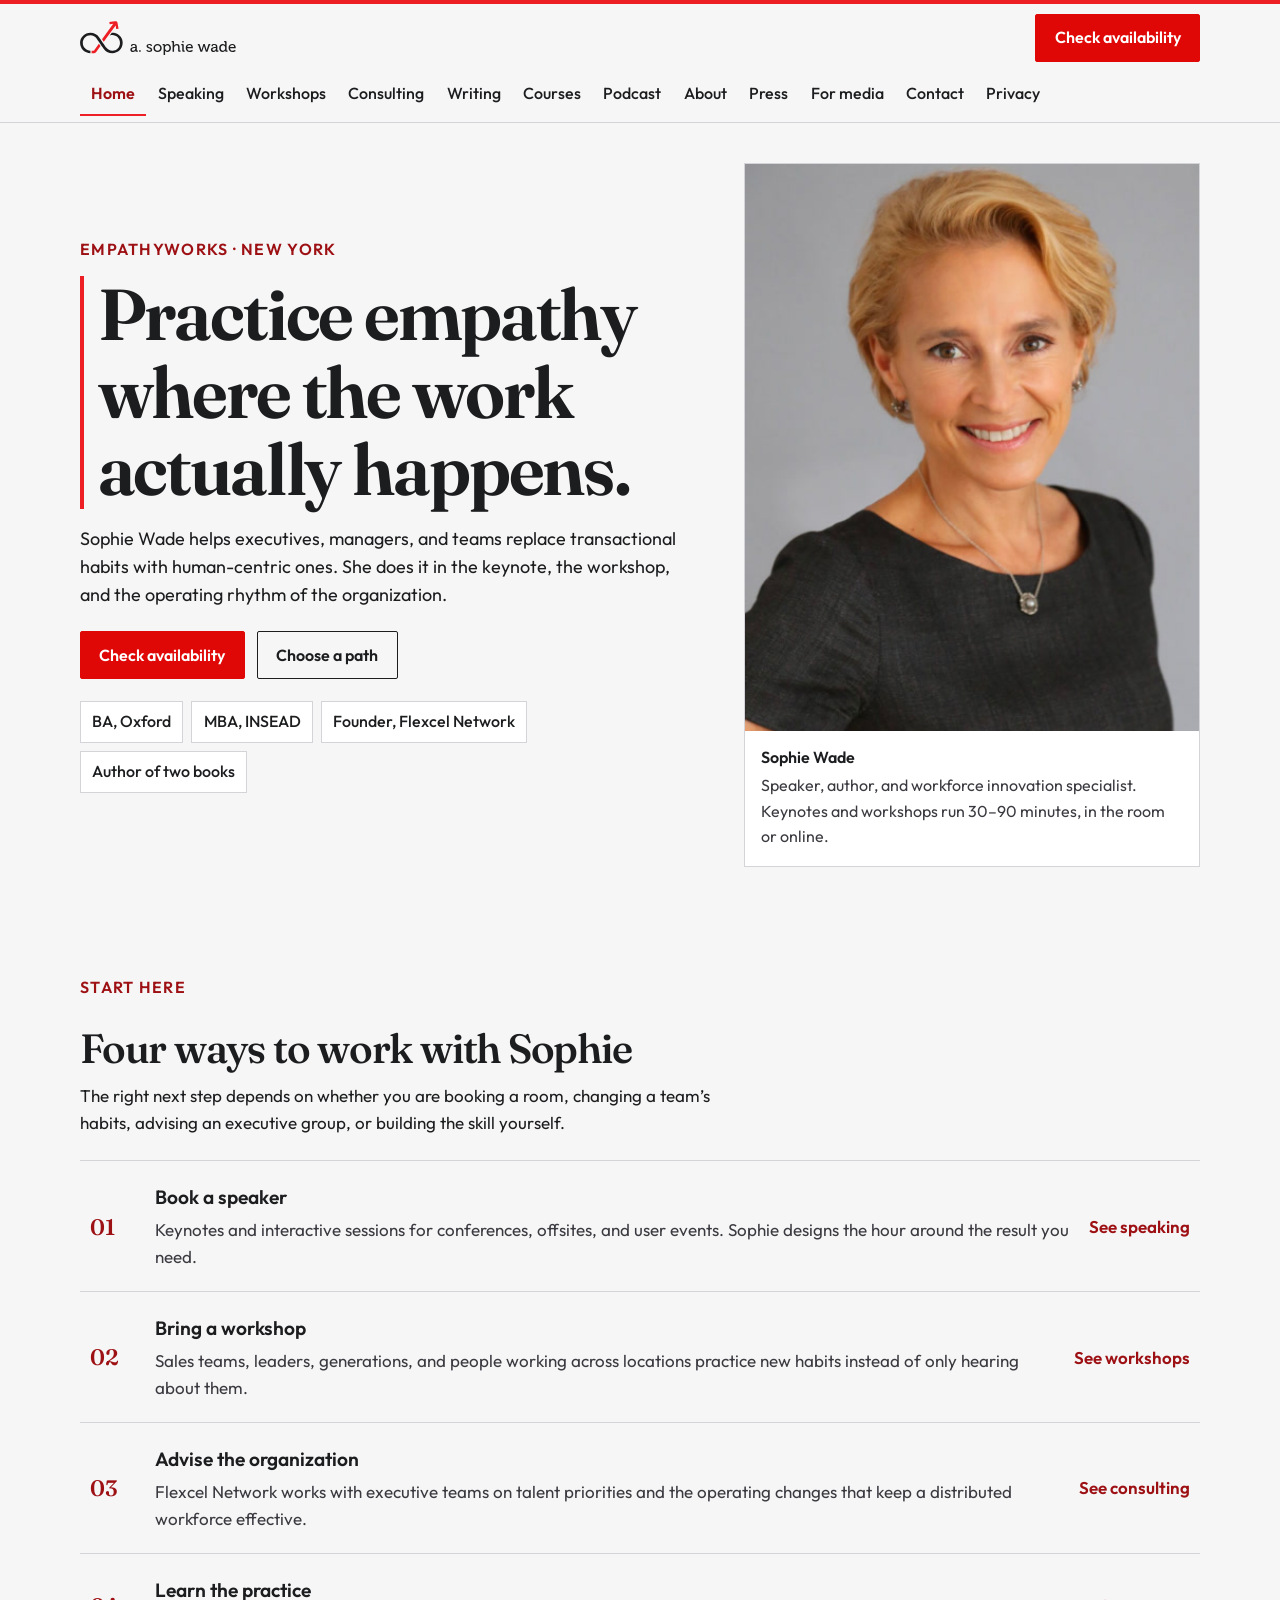
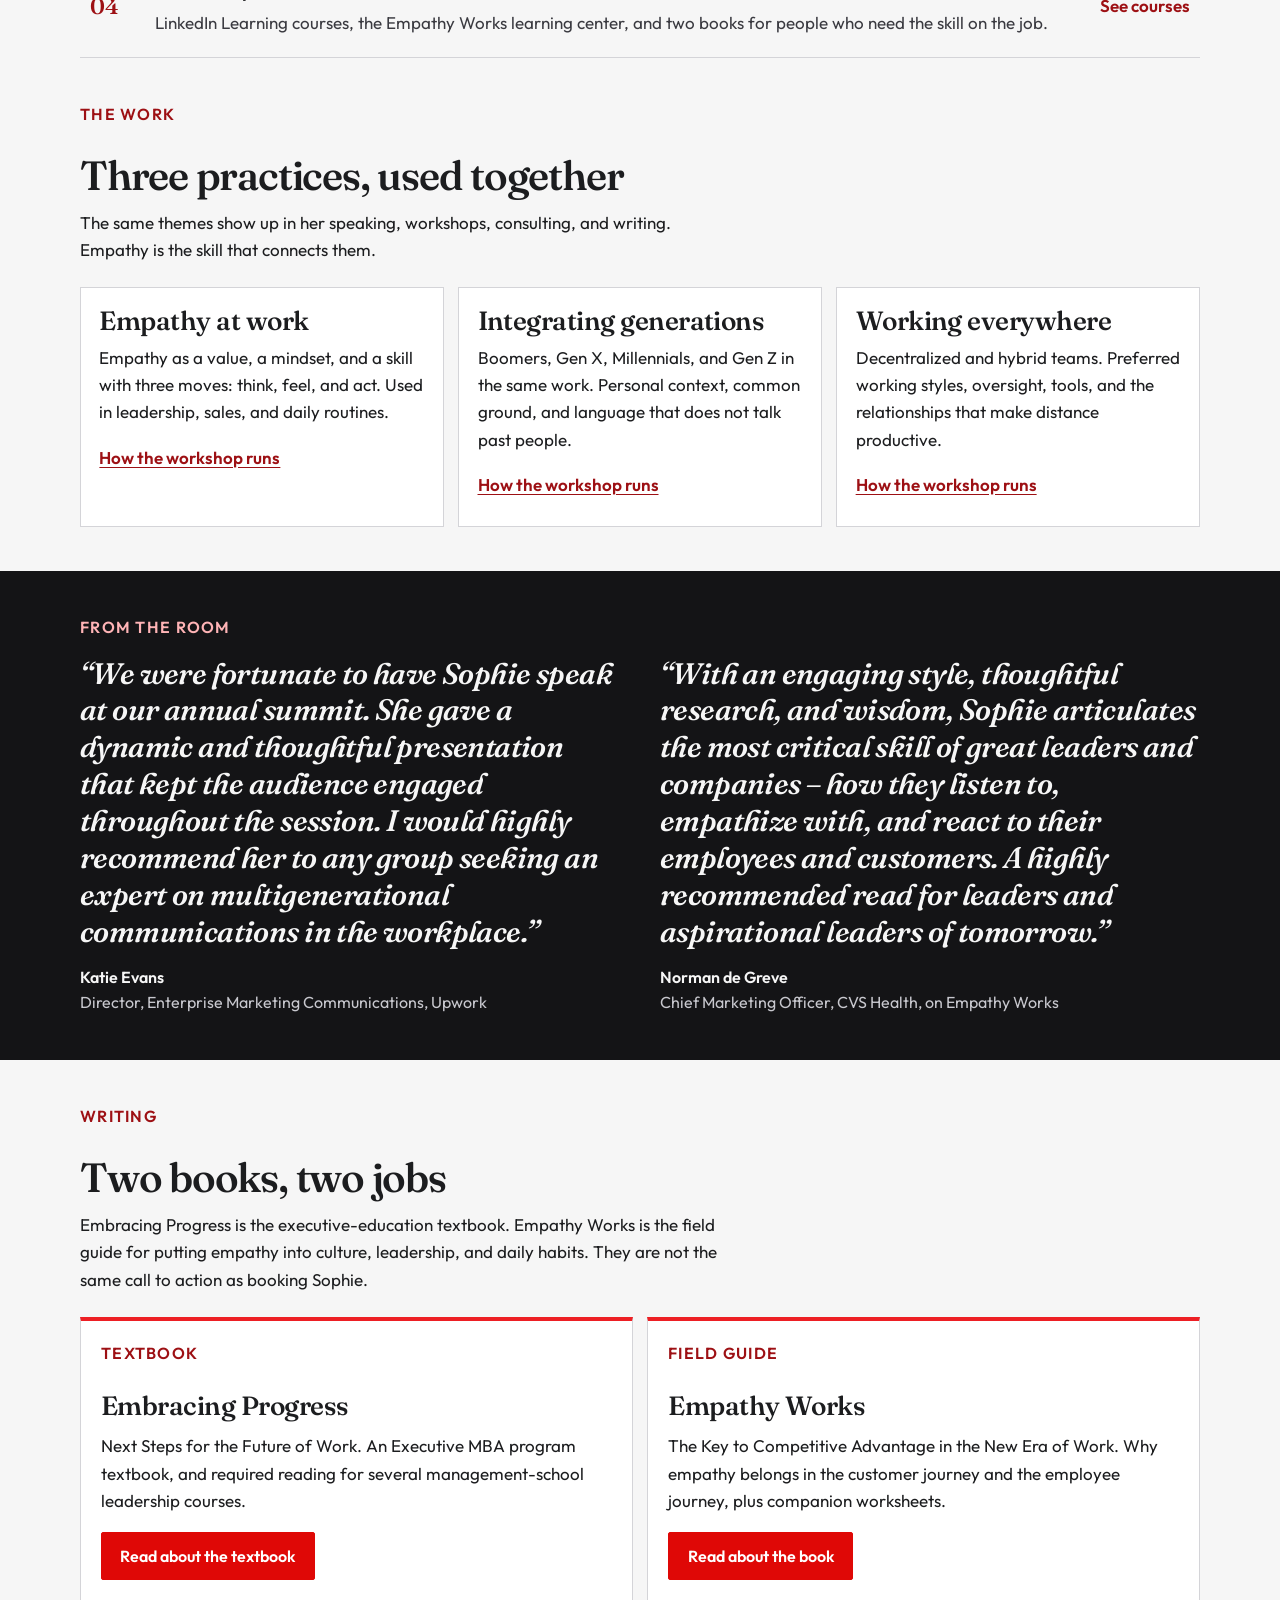
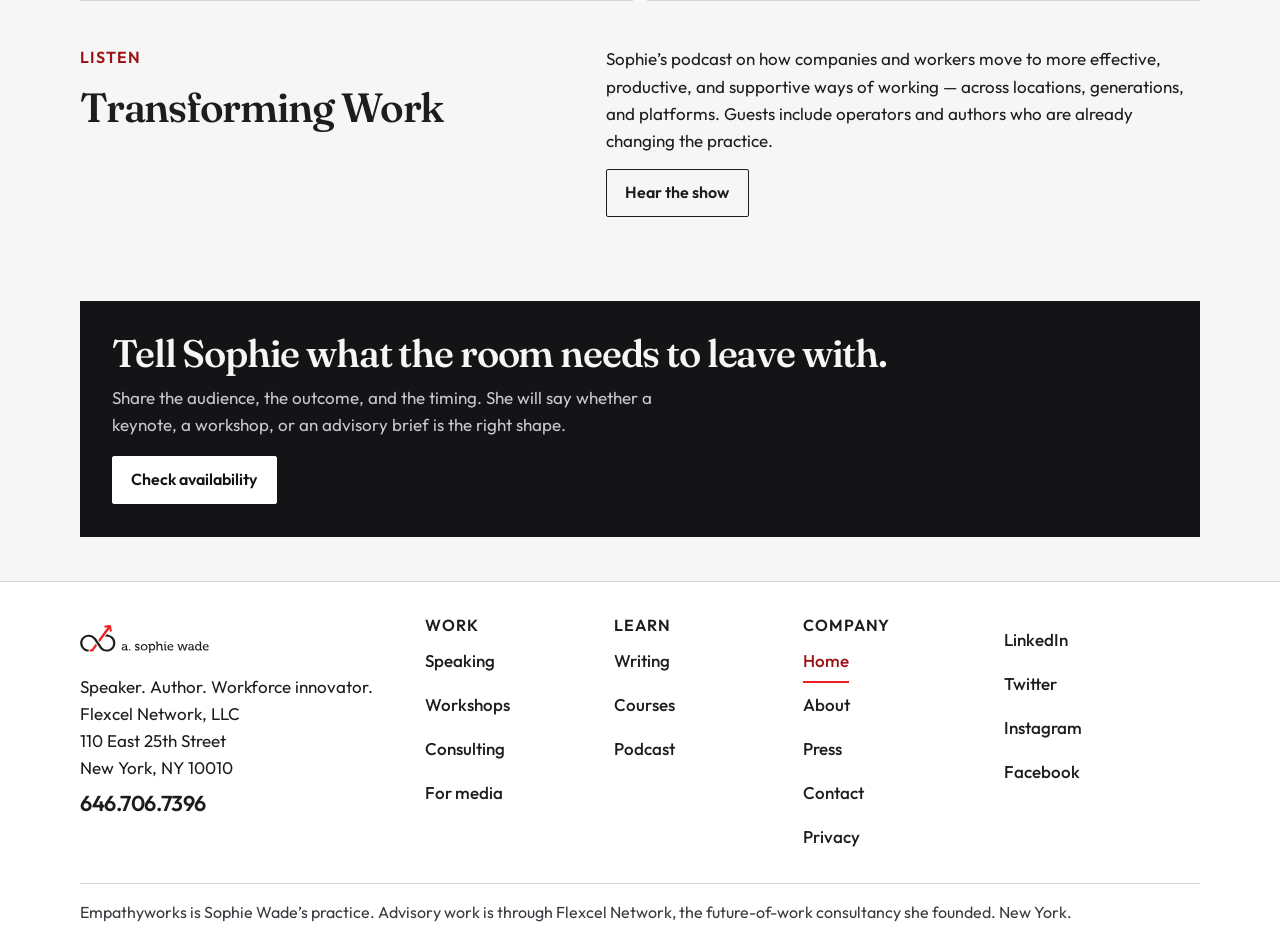
<file: index.html>
<!DOCTYPE html>
<html lang="en">
<head>
  <meta charset="utf-8">
  <meta name="viewport" content="width=device-width, initial-scale=1">
  <title>Empathyworks · Sophie Wade</title>
  <meta name="description" content="Sophie Wade helps leaders practice empathy in keynotes, workshops, and advisory work. Speaker, author, and founder of Flexcel Network in New York.">
  <meta name="theme-color" content="#ED1F24">
  <meta property="og:title" content="Empathyworks · Sophie Wade">
  <meta property="og:description" content="Sophie Wade helps leaders practice empathy in keynotes, workshops, and advisory work. Speaker, author, and founder of Flexcel Network in New York.">
  <meta property="og:type" content="website">
  <meta property="og:image" content="assets/sophie-wade.jpg">
  <link rel="icon" href="assets/favicon.svg" type="image/svg+xml">
  <link rel="preconnect" href="https://fonts.googleapis.com">
  <link rel="preconnect" href="https://fonts.gstatic.com" crossorigin>
  <link href="https://fonts.googleapis.com/css2?family=Fraunces:ital,opsz,wght@0,9..144,560;0,9..144,640;1,9..144,560&amp;family=Outfit:wght@400;500;600&amp;display=swap" rel="stylesheet">
  <link rel="stylesheet" href="styles.css">
</head>
<body class="">
  <a class="skip" href="#main">Skip to content</a>
  <header class="site-header">
    <input class="nav-toggle" type="checkbox" id="nav-toggle">
    <div class="bar">
      <a class="brand" href="index.html">
        <svg class="logo" viewBox="0 0 414 90" fill="none" aria-hidden="true" focusable="false">
<path d="M106.9 40.5C103.3 36.3 98.4 33.2 92.8 31.8C90.6 31.2 87.1 30.6 84.3 31L78.9 38.4C81.9 37.5 85.8 37.3 85.8 37.3C96.9 37.5 106.1 46.3 106.1 58.4C106.1 70.2 97 78.9 85.9 78.9C79.2 78.9 73.4 75.6 69.6 70.5C69.4 70.2 50.6 42.7 50.6 42.7C45.7 35.6 37.1 31 27.6 31C12.5 31 0.200012 42.6 0.200012 57.9C0.200012 73.6 12.6 85.4 27.7 85.4V78.9C16.6 78.7 7.40001 69.9 7.40001 57.9C7.40001 46.1 16.5 37.4 27.6 37.4C34.7 37.4 40.8 41.1 44.5 46.8C44.5 46.8 63.4 74.4 63.7 74.8C68.7 81.3 76.8 85.4 85.8 85.4C100.9 85.4 113.2 73.8 113.2 58.5C113.4 51.4 111 45.2 106.9 40.5Z" fill="currentColor"/>
<path d="M99.8 5.8C99.5 3.6 98.8 2 97.6 1.1C96.4 0.299998 94.7 0.100001 92.5 0.400001L77.8 2.5L78.8 8.8L88.3 7.3L58.5 48.4L63 54.8L94.6 12.1L96 21.4L102.3 20.4L99.8 5.8Z" fill="#ED1F24"/>
<path d="M38.2 76.7C36.9 78.5 35.4 78.9 33.3 78.9H30.8V85.4H34.7C40.2 85.4 41.6 84.5 44.8 79.4L54.5 66.3L50.1 60L38.2 76.7Z" fill="#ED1F24"/>
<path d="M146 68.9H146.9V68.7C146.9 65.1 145.6 63.8 142.4 63.8C141.4 63.8 139 64 139 65.4V66.6H135.3V64.6C135.3 61.2 140.4 60.7 142.4 60.7C149.1 60.7 150.8 64.2 150.8 68.7V77.4C150.8 78 151.1 78.3 151.7 78.3H153.4V81.7H149.7C147.9 81.7 147.1 80.8 147.1 79.3C147.1 78.6 147.2 78.1 147.2 78.1H147.1C147.1 78.1 145.5 82.2 140.6 82.2C137.1 82.2 133.6 80 133.6 75.9C133.6 69.3 142.5 68.9 146 68.9ZM141.4 79C144.7 79 146.9 75.5 146.9 72.5V71.8H145.9C142.9 71.8 137.6 72 137.6 75.7C137.6 77.4 138.8 79 141.4 79Z" fill="currentColor"/>
<path d="M157 77.5H161V81.7H157V77.5Z" fill="currentColor"/>
<path d="M178 75.9C178 75.9 180.4 78.9 184.2 78.9C186.1 78.9 187.8 78 187.8 76.3C187.8 72.6 176.6 73 176.6 66.4C176.6 62.5 180.1 60.6 184.2 60.6C186.7 60.6 190.9 61.5 190.9 64.6V66.5H187.4V65.5C187.4 64.3 185.6 63.8 184.3 63.8C182 63.8 180.5 64.6 180.5 66.2C180.5 70.1 191.7 69.2 191.7 76.1C191.7 79.8 188.5 82.1 184.1 82.1C178.6 82.1 175.9 78.5 175.9 78.5L178 75.9Z" fill="currentColor"/>
<path d="M205.8 60.7C211.9 60.7 216.9 65.2 216.9 71.4C216.9 77.7 211.9 82.2 205.8 82.2C199.7 82.2 194.8 77.7 194.8 71.4C194.8 65.2 199.7 60.7 205.8 60.7ZM205.8 78.8C209.7 78.8 212.9 75.7 212.9 71.4C212.9 67.1 209.7 64.1 205.8 64.1C201.9 64.1 198.8 67.1 198.8 71.4C198.8 75.7 201.9 78.8 205.8 78.8Z" fill="currentColor"/>
<path d="M221.8 65.4C221.8 64.8 221.5 64.5 220.9 64.5H219.2V61.1H222.9C224.7 61.1 225.4 61.9 225.4 63.2C225.4 63.8 225.4 64.3 225.4 64.3H225.5C225.5 64.3 227.2 60.6 232.3 60.6C237.8 60.6 241.4 65 241.4 71.4C241.4 77.9 237.4 82.2 232.1 82.2C227.6 82.2 225.8 78.9 225.8 78.9H225.7C225.7 78.9 225.8 79.6 225.8 80.7V89.8H221.9V65.4H221.8ZM231.4 78.8C234.6 78.8 237.3 76.1 237.3 71.5C237.3 67 234.9 64.2 231.5 64.2C228.5 64.2 225.6 66.4 225.6 71.6C225.6 75.1 227.6 78.8 231.4 78.8Z" fill="currentColor"/>
<path d="M245.8 57.3C245.8 56.7 245.5 56.4 244.9 56.4H243.2V53H247.1C248.9 53 249.7 53.8 249.7 55.5V63.5C249.7 64.5 249.6 65.2 249.6 65.2H249.7C250.6 63.2 253.2 60.6 257.3 60.6C262.1 60.6 264.3 63.2 264.3 68.5V77.4C264.3 78 264.6 78.3 265.2 78.3H266.9V81.7H263C261.2 81.7 260.4 80.9 260.4 79.1V69.4C260.4 66.5 259.8 64.2 256.5 64.2C253.4 64.2 250.9 66.3 250 69.3C249.7 70.1 249.6 71 249.6 72V81.6H245.7V57.3H245.8Z" fill="currentColor"/>
<path d="M271.4 65.4C271.4 64.8 271.1 64.5 270.5 64.5H268.8V61.1H272.7C274.5 61.1 275.3 61.9 275.3 63.7V77.4C275.3 78 275.6 78.3 276.2 78.3H277.9V81.7H274C272.2 81.7 271.4 80.9 271.4 79.1V65.4ZM271.5 53H275V57.1H271.5V53Z" fill="currentColor"/>
<path d="M290.7 60.7C296.5 60.7 299.6 65 299.6 70.3C299.6 70.8 299.5 71.9 299.5 71.9H284.5C284.7 76.3 287.9 78.8 291.6 78.8C295.1 78.8 297.6 76.4 297.6 76.4L299.3 79.2C299.3 79.2 296.3 82.2 291.4 82.2C284.9 82.2 280.5 77.5 280.5 71.4C280.4 64.9 284.9 60.7 290.7 60.7ZM295.5 69C295.4 65.6 293.2 63.8 290.7 63.8C287.7 63.8 285.3 65.6 284.7 69H295.5Z" fill="currentColor"/>
<path d="M314.5 65.3C314.3 64.7 313.9 64.5 313.2 64.5H312.6V61.1H315.1C316.9 61.1 317.6 61.5 318.1 63.3L321.8 75.5C322.1 76.6 322.3 77.7 322.3 77.7H322.4C322.4 77.7 322.6 76.6 323 75.5L327.4 61.2H331L335.5 75.5C335.8 76.6 336 77.7 336 77.7H336.1C336.1 77.7 336.3 76.6 336.6 75.5L340.2 63.3C340.7 61.6 341.5 61.1 343.3 61.1H345.7V64.5H345.1C344.5 64.5 344 64.7 343.8 65.3L338.4 81.7H334L329.7 68.5C329.4 67.4 329.1 66.3 329.1 66.3H329C329 66.3 328.8 67.5 328.4 68.5L324.2 81.7H319.7L314.5 65.3Z" fill="currentColor"/>
<path d="M359.8 68.9H360.7V68.7C360.7 65.1 359.4 63.8 356.2 63.8C355.2 63.8 352.8 64 352.8 65.4V66.6H349.1V64.6C349.1 61.2 354.2 60.7 356.2 60.7C362.9 60.7 364.6 64.2 364.6 68.7V77.4C364.6 78 364.9 78.3 365.5 78.3H367.2V81.7H363.5C361.7 81.7 360.9 80.8 360.9 79.3C360.9 78.6 361 78.1 361 78.1H360.9C360.9 78.1 359.3 82.2 354.4 82.2C350.9 82.2 347.4 80 347.4 75.9C347.4 69.3 356.4 68.9 359.8 68.9ZM355.3 79C358.6 79 360.8 75.5 360.8 72.5V71.8H359.8C356.8 71.8 351.5 72 351.5 75.7C351.4 77.4 352.7 79 355.3 79Z" fill="currentColor"/>
<path d="M378.8 60.7C383.6 60.7 385.1 63.9 385.1 63.9H385.2C385.2 63.9 385.1 63.3 385.1 62.5V57.3C385.1 56.7 384.8 56.4 384.2 56.4H382.5V53H386.4C388.2 53 389 53.8 389 55.6V77.4C389 78 389.3 78.3 389.9 78.3H391.6V81.7H387.8C386 81.7 385.3 80.9 385.3 79.5C385.3 78.9 385.3 78.4 385.3 78.4H385.2C385.2 78.4 383.5 82.1 378.5 82.1C372.9 82.1 369.4 77.7 369.4 71.3C369.5 64.9 373.4 60.7 378.8 60.7ZM385.3 71.4C385.3 67.7 383.4 64.1 379.5 64.1C376.3 64.1 373.6 66.8 373.6 71.4C373.6 75.9 376 78.7 379.4 78.7C382.4 78.8 385.3 76.6 385.3 71.4Z" fill="currentColor"/>
<path d="M404.4 60.7C410.2 60.7 413.3 65 413.3 70.3C413.3 70.8 413.2 71.9 413.2 71.9H398.2C398.4 76.3 401.6 78.8 405.3 78.8C408.8 78.8 411.3 76.4 411.3 76.4L413 79.2C413 79.2 410 82.2 405.1 82.2C398.6 82.2 394.2 77.5 394.2 71.4C394 64.9 398.5 60.7 404.4 60.7ZM409.1 69C409 65.6 406.8 63.8 404.3 63.8C401.3 63.8 398.9 65.6 398.3 69H409.1Z" fill="currentColor"/>
</svg>

        <span class="vh">Empathyworks home</span>
      </a>
      <div class="bar-end">
        <a class="btn btn-primary header-cta" href="contact.html">Check availability</a>
        <label class="menu-btn" for="nav-toggle">
          <span class="menu-icon" aria-hidden="true"></span>
          <span class="menu-label"><span class="when-closed">Menu</span><span class="when-open">Close</span></span>
        </label>
      </div>
    </div>
    <nav class="nav-panel" id="site-nav" aria-label="Primary">
      <ul class="nav-list">
        <li><a class="nav-link" href="index.html" aria-current="page">Home</a></li>
<li><a class="nav-link" href="speaking.html">Speaking</a></li>
<li><a class="nav-link" href="workshops.html">Workshops</a></li>
<li><a class="nav-link" href="consulting.html">Consulting</a></li>
<li><a class="nav-link" href="writing.html">Writing</a></li>
<li><a class="nav-link" href="courses.html">Courses</a></li>
<li><a class="nav-link" href="podcast.html">Podcast</a></li>
<li><a class="nav-link" href="about.html">About</a></li>
<li><a class="nav-link" href="press.html">Press</a></li>
<li><a class="nav-link" href="media.html">For media</a></li>
<li><a class="nav-link" href="contact.html">Contact</a></li>
<li><a class="nav-link" href="privacy.html">Privacy</a></li>
      </ul>
    </nav>
  </header>
  <main id="main">
    
<section class="hero">
  <div class="wrap hero-grid">
    <div>
      <p class="kicker">Empathyworks · New York</p>
      <h1>Practice empathy where the work actually happens.</h1>
      <p class="lede">Sophie Wade helps executives, managers, and teams replace transactional habits with human-centric ones. She does it in the keynote, the workshop, and the operating rhythm of the organization.</p>
      <div class="hero-actions">
        <a class="btn btn-primary" href="contact.html">Check availability</a>
        <a class="btn btn-ghost" href="#pathways">Choose a path</a>
      </div>
      <ul class="facts">
        <li>BA, Oxford</li>
        <li>MBA, INSEAD</li>
        <li>Founder, Flexcel Network</li>
        <li>Author of two books</li>
      </ul>
    </div>
    <figure class="hero-figure">
      <img class="hero-photo" src="assets/sophie-wade.jpg" width="430" height="700" alt="Sophie Wade, speaker, author, and workforce innovation specialist">
      <figcaption>
        <strong>Sophie Wade</strong>
        <span class="muted">Speaker, author, and workforce innovation specialist. Keynotes and workshops run 30–90 minutes, in the room or online.</span>
      </figcaption>
    </figure>
  </div>
</section>
<section class="section" id="pathways">
  <div class="wrap">
    <div class="section-head">
      <p class="kicker">Start here</p>
      <h2>Four ways to work with Sophie</h2>
      <p>The right next step depends on whether you are booking a room, changing a team’s habits, advising an executive group, or building the skill yourself.</p>
    </div>
    <ol class="pathways">
      <li>
        <a href="speaking.html">
          <span class="num">01</span>
          <strong>Book a speaker</strong>
          <span class="text">Keynotes and interactive sessions for conferences, offsites, and user events. Sophie designs the hour around the result you need.</span>
          <span class="go">See speaking</span>
        </a>
      </li>
      <li>
        <a href="workshops.html">
          <span class="num">02</span>
          <strong>Bring a workshop</strong>
          <span class="text">Sales teams, leaders, generations, and people working across locations practice new habits instead of only hearing about them.</span>
          <span class="go">See workshops</span>
        </a>
      </li>
      <li>
        <a href="consulting.html">
          <span class="num">03</span>
          <strong>Advise the organization</strong>
          <span class="text">Flexcel Network works with executive teams on talent priorities and the operating changes that keep a distributed workforce effective.</span>
          <span class="go">See consulting</span>
        </a>
      </li>
      <li>
        <a href="courses.html">
          <span class="num">04</span>
          <strong>Learn the practice</strong>
          <span class="text">LinkedIn Learning courses, the Empathy Works learning center, and two books for people who need the skill on the job.</span>
          <span class="go">See courses</span>
        </a>
      </li>
    </ol>
  </div>
</section>
<section class="section" style="padding-top:0">
  <div class="wrap">
    <div class="section-head">
      <p class="kicker">The work</p>
      <h2>Three practices, used together</h2>
      <p>The same themes show up in her speaking, workshops, consulting, and writing. Empathy is the skill that connects them.</p>
    </div>
    <div class="cards cols-3">
      <article class="card">
        <h3>Empathy at work</h3>
        <p>Empathy as a value, a mindset, and a skill with three moves: think, feel, and act. Used in leadership, sales, and daily routines.</p>
        <a class="more" href="workshops.html#empathy">How the workshop runs</a>
      </article>
      <article class="card">
        <h3>Integrating generations</h3>
        <p>Boomers, Gen X, Millennials, and Gen Z in the same work. Personal context, common ground, and language that does not talk past people.</p>
        <a class="more" href="workshops.html#generations">How the workshop runs</a>
      </article>
      <article class="card">
        <h3>Working everywhere</h3>
        <p>Decentralized and hybrid teams. Preferred working styles, oversight, tools, and the relationships that make distance productive.</p>
        <a class="more" href="workshops.html#everywhere">How the workshop runs</a>
      </article>
    </div>
  </div>
</section>
<section class="band">
  <div class="wrap">
    <p class="kicker">From the room</p>
    <div class="quotes two">
      <figure>
        <blockquote>“We were fortunate to have Sophie speak at our annual summit. She gave a dynamic and thoughtful presentation that kept the audience engaged throughout the session. I would highly recommend her to any group seeking an expert on multigenerational communications in the workplace.”</blockquote>
        <figcaption><strong>Katie Evans</strong> Director, Enterprise Marketing Communications, Upwork</figcaption>
      </figure>
      <figure>
        <blockquote>“With an engaging style, thoughtful research, and wisdom, Sophie articulates the most critical skill of great leaders and companies – how they listen to, empathize with, and react to their employees and customers. A highly recommended read for leaders and aspirational leaders of tomorrow.”</blockquote>
        <figcaption><strong>Norman de Greve</strong> Chief Marketing Officer, CVS Health, on Empathy Works</figcaption>
      </figure>
    </div>
  </div>
</section>
<section class="section" id="books">
  <div class="wrap">
    <div class="section-head">
      <p class="kicker">Writing</p>
      <h2>Two books, two jobs</h2>
      <p>Embracing Progress is the executive-education textbook. Empathy Works is the field guide for putting empathy into culture, leadership, and daily habits. They are not the same call to action as booking Sophie.</p>
    </div>
    <div class="book-grid">
      <article class="book">
        <p class="kicker">Textbook</p>
        <h3>Embracing Progress</h3>
        <p>Next Steps for the Future of Work. An Executive MBA program textbook, and required reading for several management-school leadership courses.</p>
        <div class="actions">
          <a class="btn btn-primary" href="writing.html#embracing-progress">Read about the textbook</a>
        </div>
      </article>
      <article class="book">
        <p class="kicker">Field guide</p>
        <h3>Empathy Works</h3>
        <p>The Key to Competitive Advantage in the New Era of Work. Why empathy belongs in the customer journey and the employee journey, plus companion worksheets.</p>
        <div class="actions">
          <a class="btn btn-primary" href="writing.html#empathy-works">Read about the book</a>
        </div>
      </article>
    </div>
  </div>
</section>
<section class="section" style="padding-top:0">
  <div class="wrap split">
    <div>
      <p class="kicker">Listen</p>
      <h2>Transforming Work</h2>
    </div>
    <div class="stack">
      <p>Sophie’s podcast on how companies and workers move to more effective, productive, and supportive ways of working — across locations, generations, and platforms. Guests include operators and authors who are already changing the practice.</p>
      <p><a class="btn btn-ghost" href="podcast.html">Hear the show</a></p>
    </div>
  </div>
</section>

<section class="enquiry" aria-label="Enquiry">
  <div class="wrap">
    <div class="enquiry-box">
      <h2>Tell Sophie what the room needs to leave with.</h2>
      <p>Share the audience, the outcome, and the timing. She will say whether a keynote, a workshop, or an advisory brief is the right shape.</p>
      <a class="btn btn-on-band" href="contact.html">Check availability</a>
    </div>
  </div>
</section>

  </main>
  <footer class="site-footer">
    <div class="wrap footer-grid">
      <div class="footer-brand">
        <a class="brand" href="index.html"><svg class="logo" viewBox="0 0 414 90" fill="none" aria-hidden="true" focusable="false">
<path d="M106.9 40.5C103.3 36.3 98.4 33.2 92.8 31.8C90.6 31.2 87.1 30.6 84.3 31L78.9 38.4C81.9 37.5 85.8 37.3 85.8 37.3C96.9 37.5 106.1 46.3 106.1 58.4C106.1 70.2 97 78.9 85.9 78.9C79.2 78.9 73.4 75.6 69.6 70.5C69.4 70.2 50.6 42.7 50.6 42.7C45.7 35.6 37.1 31 27.6 31C12.5 31 0.200012 42.6 0.200012 57.9C0.200012 73.6 12.6 85.4 27.7 85.4V78.9C16.6 78.7 7.40001 69.9 7.40001 57.9C7.40001 46.1 16.5 37.4 27.6 37.4C34.7 37.4 40.8 41.1 44.5 46.8C44.5 46.8 63.4 74.4 63.7 74.8C68.7 81.3 76.8 85.4 85.8 85.4C100.9 85.4 113.2 73.8 113.2 58.5C113.4 51.4 111 45.2 106.9 40.5Z" fill="currentColor"/>
<path d="M99.8 5.8C99.5 3.6 98.8 2 97.6 1.1C96.4 0.299998 94.7 0.100001 92.5 0.400001L77.8 2.5L78.8 8.8L88.3 7.3L58.5 48.4L63 54.8L94.6 12.1L96 21.4L102.3 20.4L99.8 5.8Z" fill="#ED1F24"/>
<path d="M38.2 76.7C36.9 78.5 35.4 78.9 33.3 78.9H30.8V85.4H34.7C40.2 85.4 41.6 84.5 44.8 79.4L54.5 66.3L50.1 60L38.2 76.7Z" fill="#ED1F24"/>
<path d="M146 68.9H146.9V68.7C146.9 65.1 145.6 63.8 142.4 63.8C141.4 63.8 139 64 139 65.4V66.6H135.3V64.6C135.3 61.2 140.4 60.7 142.4 60.7C149.1 60.7 150.8 64.2 150.8 68.7V77.4C150.8 78 151.1 78.3 151.7 78.3H153.4V81.7H149.7C147.9 81.7 147.1 80.8 147.1 79.3C147.1 78.6 147.2 78.1 147.2 78.1H147.1C147.1 78.1 145.5 82.2 140.6 82.2C137.1 82.2 133.6 80 133.6 75.9C133.6 69.3 142.5 68.9 146 68.9ZM141.4 79C144.7 79 146.9 75.5 146.9 72.5V71.8H145.9C142.9 71.8 137.6 72 137.6 75.7C137.6 77.4 138.8 79 141.4 79Z" fill="currentColor"/>
<path d="M157 77.5H161V81.7H157V77.5Z" fill="currentColor"/>
<path d="M178 75.9C178 75.9 180.4 78.9 184.2 78.9C186.1 78.9 187.8 78 187.8 76.3C187.8 72.6 176.6 73 176.6 66.4C176.6 62.5 180.1 60.6 184.2 60.6C186.7 60.6 190.9 61.5 190.9 64.6V66.5H187.4V65.5C187.4 64.3 185.6 63.8 184.3 63.8C182 63.8 180.5 64.6 180.5 66.2C180.5 70.1 191.7 69.2 191.7 76.1C191.7 79.8 188.5 82.1 184.1 82.1C178.6 82.1 175.9 78.5 175.9 78.5L178 75.9Z" fill="currentColor"/>
<path d="M205.8 60.7C211.9 60.7 216.9 65.2 216.9 71.4C216.9 77.7 211.9 82.2 205.8 82.2C199.7 82.2 194.8 77.7 194.8 71.4C194.8 65.2 199.7 60.7 205.8 60.7ZM205.8 78.8C209.7 78.8 212.9 75.7 212.9 71.4C212.9 67.1 209.7 64.1 205.8 64.1C201.9 64.1 198.8 67.1 198.8 71.4C198.8 75.7 201.9 78.8 205.8 78.8Z" fill="currentColor"/>
<path d="M221.8 65.4C221.8 64.8 221.5 64.5 220.9 64.5H219.2V61.1H222.9C224.7 61.1 225.4 61.9 225.4 63.2C225.4 63.8 225.4 64.3 225.4 64.3H225.5C225.5 64.3 227.2 60.6 232.3 60.6C237.8 60.6 241.4 65 241.4 71.4C241.4 77.9 237.4 82.2 232.1 82.2C227.6 82.2 225.8 78.9 225.8 78.9H225.7C225.7 78.9 225.8 79.6 225.8 80.7V89.8H221.9V65.4H221.8ZM231.4 78.8C234.6 78.8 237.3 76.1 237.3 71.5C237.3 67 234.9 64.2 231.5 64.2C228.5 64.2 225.6 66.4 225.6 71.6C225.6 75.1 227.6 78.8 231.4 78.8Z" fill="currentColor"/>
<path d="M245.8 57.3C245.8 56.7 245.5 56.4 244.9 56.4H243.2V53H247.1C248.9 53 249.7 53.8 249.7 55.5V63.5C249.7 64.5 249.6 65.2 249.6 65.2H249.7C250.6 63.2 253.2 60.6 257.3 60.6C262.1 60.6 264.3 63.2 264.3 68.5V77.4C264.3 78 264.6 78.3 265.2 78.3H266.9V81.7H263C261.2 81.7 260.4 80.9 260.4 79.1V69.4C260.4 66.5 259.8 64.2 256.5 64.2C253.4 64.2 250.9 66.3 250 69.3C249.7 70.1 249.6 71 249.6 72V81.6H245.7V57.3H245.8Z" fill="currentColor"/>
<path d="M271.4 65.4C271.4 64.8 271.1 64.5 270.5 64.5H268.8V61.1H272.7C274.5 61.1 275.3 61.9 275.3 63.7V77.4C275.3 78 275.6 78.3 276.2 78.3H277.9V81.7H274C272.2 81.7 271.4 80.9 271.4 79.1V65.4ZM271.5 53H275V57.1H271.5V53Z" fill="currentColor"/>
<path d="M290.7 60.7C296.5 60.7 299.6 65 299.6 70.3C299.6 70.8 299.5 71.9 299.5 71.9H284.5C284.7 76.3 287.9 78.8 291.6 78.8C295.1 78.8 297.6 76.4 297.6 76.4L299.3 79.2C299.3 79.2 296.3 82.2 291.4 82.2C284.9 82.2 280.5 77.5 280.5 71.4C280.4 64.9 284.9 60.7 290.7 60.7ZM295.5 69C295.4 65.6 293.2 63.8 290.7 63.8C287.7 63.8 285.3 65.6 284.7 69H295.5Z" fill="currentColor"/>
<path d="M314.5 65.3C314.3 64.7 313.9 64.5 313.2 64.5H312.6V61.1H315.1C316.9 61.1 317.6 61.5 318.1 63.3L321.8 75.5C322.1 76.6 322.3 77.7 322.3 77.7H322.4C322.4 77.7 322.6 76.6 323 75.5L327.4 61.2H331L335.5 75.5C335.8 76.6 336 77.7 336 77.7H336.1C336.1 77.7 336.3 76.6 336.6 75.5L340.2 63.3C340.7 61.6 341.5 61.1 343.3 61.1H345.7V64.5H345.1C344.5 64.5 344 64.7 343.8 65.3L338.4 81.7H334L329.7 68.5C329.4 67.4 329.1 66.3 329.1 66.3H329C329 66.3 328.8 67.5 328.4 68.5L324.2 81.7H319.7L314.5 65.3Z" fill="currentColor"/>
<path d="M359.8 68.9H360.7V68.7C360.7 65.1 359.4 63.8 356.2 63.8C355.2 63.8 352.8 64 352.8 65.4V66.6H349.1V64.6C349.1 61.2 354.2 60.7 356.2 60.7C362.9 60.7 364.6 64.2 364.6 68.7V77.4C364.6 78 364.9 78.3 365.5 78.3H367.2V81.7H363.5C361.7 81.7 360.9 80.8 360.9 79.3C360.9 78.6 361 78.1 361 78.1H360.9C360.9 78.1 359.3 82.2 354.4 82.2C350.9 82.2 347.4 80 347.4 75.9C347.4 69.3 356.4 68.9 359.8 68.9ZM355.3 79C358.6 79 360.8 75.5 360.8 72.5V71.8H359.8C356.8 71.8 351.5 72 351.5 75.7C351.4 77.4 352.7 79 355.3 79Z" fill="currentColor"/>
<path d="M378.8 60.7C383.6 60.7 385.1 63.9 385.1 63.9H385.2C385.2 63.9 385.1 63.3 385.1 62.5V57.3C385.1 56.7 384.8 56.4 384.2 56.4H382.5V53H386.4C388.2 53 389 53.8 389 55.6V77.4C389 78 389.3 78.3 389.9 78.3H391.6V81.7H387.8C386 81.7 385.3 80.9 385.3 79.5C385.3 78.9 385.3 78.4 385.3 78.4H385.2C385.2 78.4 383.5 82.1 378.5 82.1C372.9 82.1 369.4 77.7 369.4 71.3C369.5 64.9 373.4 60.7 378.8 60.7ZM385.3 71.4C385.3 67.7 383.4 64.1 379.5 64.1C376.3 64.1 373.6 66.8 373.6 71.4C373.6 75.9 376 78.7 379.4 78.7C382.4 78.8 385.3 76.6 385.3 71.4Z" fill="currentColor"/>
<path d="M404.4 60.7C410.2 60.7 413.3 65 413.3 70.3C413.3 70.8 413.2 71.9 413.2 71.9H398.2C398.4 76.3 401.6 78.8 405.3 78.8C408.8 78.8 411.3 76.4 411.3 76.4L413 79.2C413 79.2 410 82.2 405.1 82.2C398.6 82.2 394.2 77.5 394.2 71.4C394 64.9 398.5 60.7 404.4 60.7ZM409.1 69C409 65.6 406.8 63.8 404.3 63.8C401.3 63.8 398.9 65.6 398.3 69H409.1Z" fill="currentColor"/>
</svg>
<span class="vh">Empathyworks home</span></a>
        <p>Speaker. Author. Workforce innovator.</p>
        <address>
          Flexcel Network, LLC<br>
          110 East 25th Street<br>
          New York, NY 10010
        </address>
        <a class="phone-link" href="tel:+16467067396">646.706.7396</a>
      </div>
      <nav class="footer-nav" aria-label="Footer">
        <div><h2>Work</h2><ul><li><a href="speaking.html">Speaking</a></li><li><a href="workshops.html">Workshops</a></li><li><a href="consulting.html">Consulting</a></li><li><a href="media.html">For media</a></li></ul></div><div><h2>Learn</h2><ul><li><a href="writing.html">Writing</a></li><li><a href="courses.html">Courses</a></li><li><a href="podcast.html">Podcast</a></li></ul></div><div><h2>Company</h2><ul><li><a href="index.html" aria-current="page">Home</a></li><li><a href="about.html">About</a></li><li><a href="press.html">Press</a></li><li><a href="contact.html">Contact</a></li><li><a href="privacy.html">Privacy</a></li></ul></div>
      </nav>
      <div>
        <h2 class="vh">Social</h2>
        <ul class="social-list">
          <li><a href="https://www.linkedin.com/in/sophie-wade-380b8/" rel="noopener noreferrer">LinkedIn</a></li>
          <li><a href="https://twitter.com/ASophieWade" rel="noopener noreferrer">Twitter</a></li>
          <li><a href="https://www.instagram.com/asophiewade/" rel="noopener noreferrer">Instagram</a></li>
          <li><a href="https://www.facebook.com/sophie.wade.507" rel="noopener noreferrer">Facebook</a></li>
        </ul>
      </div>
    </div>
    <div class="wrap">
      <p class="legal">Empathyworks is Sophie Wade’s practice. Advisory work is through Flexcel Network, the future-of-work consultancy she founded. New York.</p>
    </div>
  </footer>
  <div class="dock"><a class="btn btn-primary" href="contact.html">Check availability</a></div>
  <script src="site.js"></script>
</body>
</html>
</file>
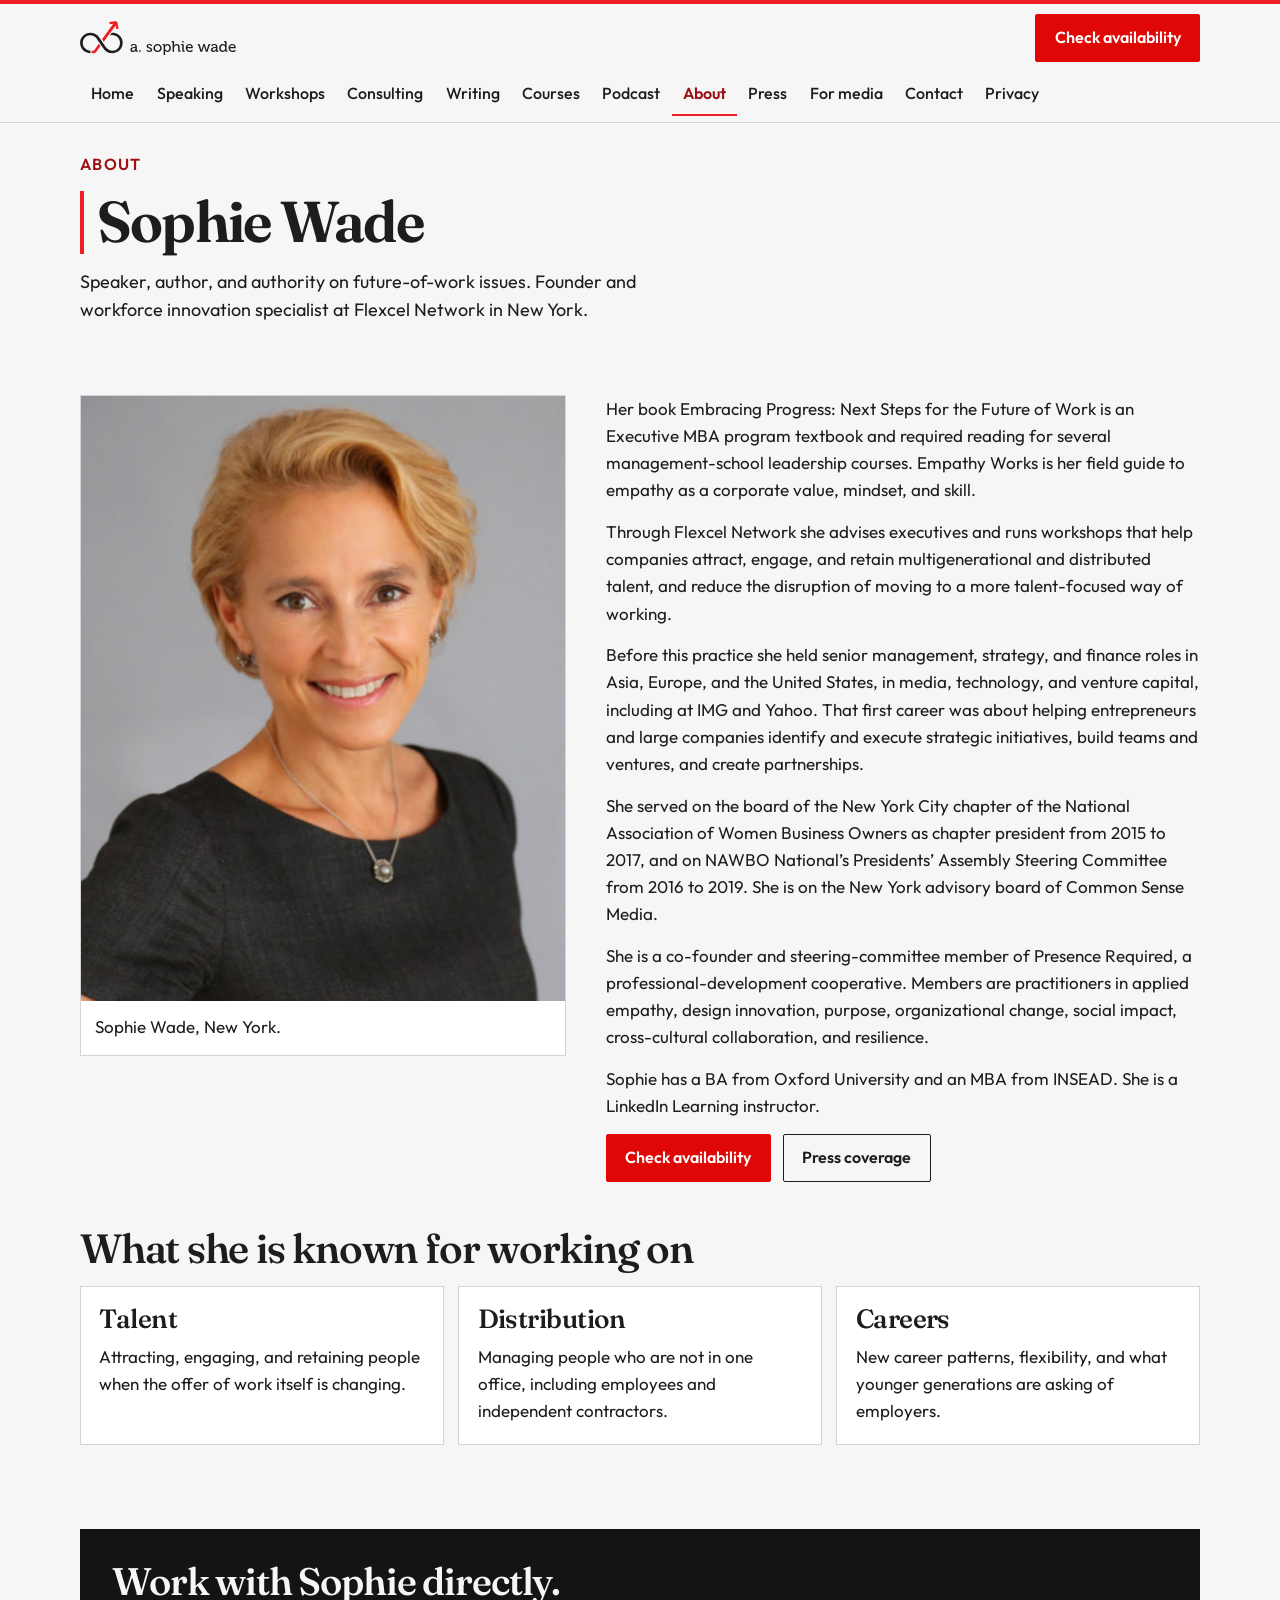
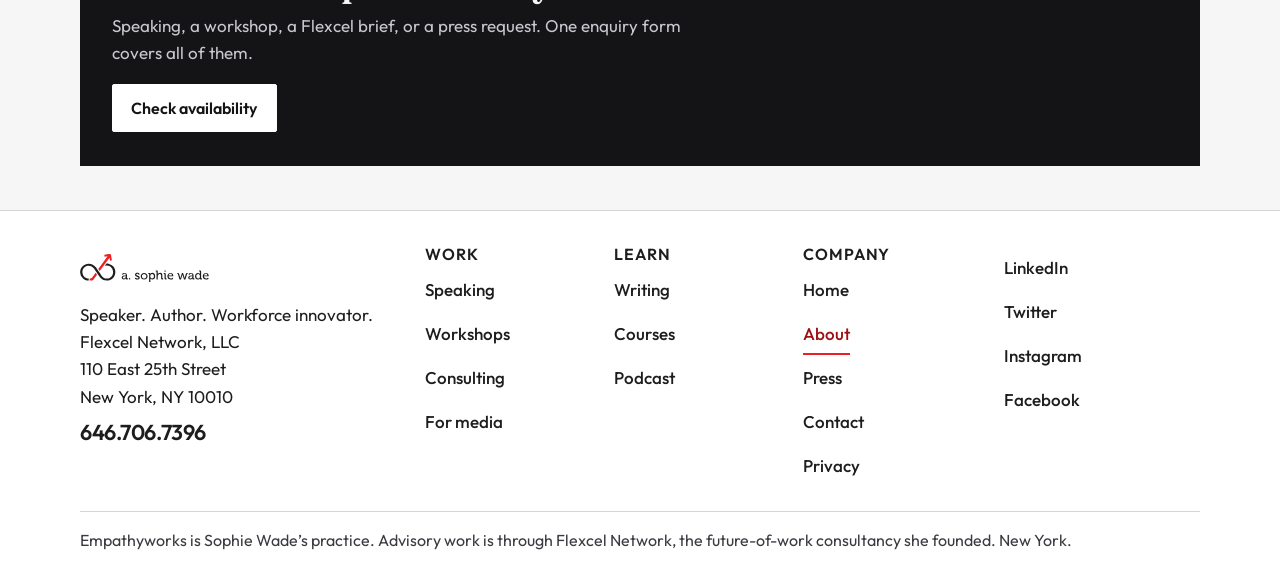
<file: about.html>
<!DOCTYPE html>
<html lang="en">
<head>
  <meta charset="utf-8">
  <meta name="viewport" content="width=device-width, initial-scale=1">
  <title>About Sophie Wade · Empathyworks</title>
  <meta name="description" content="Sophie Wade is a New York speaker, author, and workforce innovation specialist. Founder of Flexcel Network. BA Oxford, MBA INSEAD.">
  <meta name="theme-color" content="#ED1F24">
  <meta property="og:title" content="About Sophie Wade · Empathyworks">
  <meta property="og:description" content="Sophie Wade is a New York speaker, author, and workforce innovation specialist. Founder of Flexcel Network. BA Oxford, MBA INSEAD.">
  <meta property="og:type" content="website">
  <meta property="og:image" content="assets/sophie-wade.jpg">
  <link rel="icon" href="assets/favicon.svg" type="image/svg+xml">
  <link rel="preconnect" href="https://fonts.googleapis.com">
  <link rel="preconnect" href="https://fonts.gstatic.com" crossorigin>
  <link href="https://fonts.googleapis.com/css2?family=Fraunces:ital,opsz,wght@0,9..144,560;0,9..144,640;1,9..144,560&amp;family=Outfit:wght@400;500;600&amp;display=swap" rel="stylesheet">
  <link rel="stylesheet" href="styles.css">
</head>
<body class="">
  <a class="skip" href="#main">Skip to content</a>
  <header class="site-header">
    <input class="nav-toggle" type="checkbox" id="nav-toggle">
    <div class="bar">
      <a class="brand" href="index.html">
        <svg class="logo" viewBox="0 0 414 90" fill="none" aria-hidden="true" focusable="false">
<path d="M106.9 40.5C103.3 36.3 98.4 33.2 92.8 31.8C90.6 31.2 87.1 30.6 84.3 31L78.9 38.4C81.9 37.5 85.8 37.3 85.8 37.3C96.9 37.5 106.1 46.3 106.1 58.4C106.1 70.2 97 78.9 85.9 78.9C79.2 78.9 73.4 75.6 69.6 70.5C69.4 70.2 50.6 42.7 50.6 42.7C45.7 35.6 37.1 31 27.6 31C12.5 31 0.200012 42.6 0.200012 57.9C0.200012 73.6 12.6 85.4 27.7 85.4V78.9C16.6 78.7 7.40001 69.9 7.40001 57.9C7.40001 46.1 16.5 37.4 27.6 37.4C34.7 37.4 40.8 41.1 44.5 46.8C44.5 46.8 63.4 74.4 63.7 74.8C68.7 81.3 76.8 85.4 85.8 85.4C100.9 85.4 113.2 73.8 113.2 58.5C113.4 51.4 111 45.2 106.9 40.5Z" fill="currentColor"/>
<path d="M99.8 5.8C99.5 3.6 98.8 2 97.6 1.1C96.4 0.299998 94.7 0.100001 92.5 0.400001L77.8 2.5L78.8 8.8L88.3 7.3L58.5 48.4L63 54.8L94.6 12.1L96 21.4L102.3 20.4L99.8 5.8Z" fill="#ED1F24"/>
<path d="M38.2 76.7C36.9 78.5 35.4 78.9 33.3 78.9H30.8V85.4H34.7C40.2 85.4 41.6 84.5 44.8 79.4L54.5 66.3L50.1 60L38.2 76.7Z" fill="#ED1F24"/>
<path d="M146 68.9H146.9V68.7C146.9 65.1 145.6 63.8 142.4 63.8C141.4 63.8 139 64 139 65.4V66.6H135.3V64.6C135.3 61.2 140.4 60.7 142.4 60.7C149.1 60.7 150.8 64.2 150.8 68.7V77.4C150.8 78 151.1 78.3 151.7 78.3H153.4V81.7H149.7C147.9 81.7 147.1 80.8 147.1 79.3C147.1 78.6 147.2 78.1 147.2 78.1H147.1C147.1 78.1 145.5 82.2 140.6 82.2C137.1 82.2 133.6 80 133.6 75.9C133.6 69.3 142.5 68.9 146 68.9ZM141.4 79C144.7 79 146.9 75.5 146.9 72.5V71.8H145.9C142.9 71.8 137.6 72 137.6 75.7C137.6 77.4 138.8 79 141.4 79Z" fill="currentColor"/>
<path d="M157 77.5H161V81.7H157V77.5Z" fill="currentColor"/>
<path d="M178 75.9C178 75.9 180.4 78.9 184.2 78.9C186.1 78.9 187.8 78 187.8 76.3C187.8 72.6 176.6 73 176.6 66.4C176.6 62.5 180.1 60.6 184.2 60.6C186.7 60.6 190.9 61.5 190.9 64.6V66.5H187.4V65.5C187.4 64.3 185.6 63.8 184.3 63.8C182 63.8 180.5 64.6 180.5 66.2C180.5 70.1 191.7 69.2 191.7 76.1C191.7 79.8 188.5 82.1 184.1 82.1C178.6 82.1 175.9 78.5 175.9 78.5L178 75.9Z" fill="currentColor"/>
<path d="M205.8 60.7C211.9 60.7 216.9 65.2 216.9 71.4C216.9 77.7 211.9 82.2 205.8 82.2C199.7 82.2 194.8 77.7 194.8 71.4C194.8 65.2 199.7 60.7 205.8 60.7ZM205.8 78.8C209.7 78.8 212.9 75.7 212.9 71.4C212.9 67.1 209.7 64.1 205.8 64.1C201.9 64.1 198.8 67.1 198.8 71.4C198.8 75.7 201.9 78.8 205.8 78.8Z" fill="currentColor"/>
<path d="M221.8 65.4C221.8 64.8 221.5 64.5 220.9 64.5H219.2V61.1H222.9C224.7 61.1 225.4 61.9 225.4 63.2C225.4 63.8 225.4 64.3 225.4 64.3H225.5C225.5 64.3 227.2 60.6 232.3 60.6C237.8 60.6 241.4 65 241.4 71.4C241.4 77.9 237.4 82.2 232.1 82.2C227.6 82.2 225.8 78.9 225.8 78.9H225.7C225.7 78.9 225.8 79.6 225.8 80.7V89.8H221.9V65.4H221.8ZM231.4 78.8C234.6 78.8 237.3 76.1 237.3 71.5C237.3 67 234.9 64.2 231.5 64.2C228.5 64.2 225.6 66.4 225.6 71.6C225.6 75.1 227.6 78.8 231.4 78.8Z" fill="currentColor"/>
<path d="M245.8 57.3C245.8 56.7 245.5 56.4 244.9 56.4H243.2V53H247.1C248.9 53 249.7 53.8 249.7 55.5V63.5C249.7 64.5 249.6 65.2 249.6 65.2H249.7C250.6 63.2 253.2 60.6 257.3 60.6C262.1 60.6 264.3 63.2 264.3 68.5V77.4C264.3 78 264.6 78.3 265.2 78.3H266.9V81.7H263C261.2 81.7 260.4 80.9 260.4 79.1V69.4C260.4 66.5 259.8 64.2 256.5 64.2C253.4 64.2 250.9 66.3 250 69.3C249.7 70.1 249.6 71 249.6 72V81.6H245.7V57.3H245.8Z" fill="currentColor"/>
<path d="M271.4 65.4C271.4 64.8 271.1 64.5 270.5 64.5H268.8V61.1H272.7C274.5 61.1 275.3 61.9 275.3 63.7V77.4C275.3 78 275.6 78.3 276.2 78.3H277.9V81.7H274C272.2 81.7 271.4 80.9 271.4 79.1V65.4ZM271.5 53H275V57.1H271.5V53Z" fill="currentColor"/>
<path d="M290.7 60.7C296.5 60.7 299.6 65 299.6 70.3C299.6 70.8 299.5 71.9 299.5 71.9H284.5C284.7 76.3 287.9 78.8 291.6 78.8C295.1 78.8 297.6 76.4 297.6 76.4L299.3 79.2C299.3 79.2 296.3 82.2 291.4 82.2C284.9 82.2 280.5 77.5 280.5 71.4C280.4 64.9 284.9 60.7 290.7 60.7ZM295.5 69C295.4 65.6 293.2 63.8 290.7 63.8C287.7 63.8 285.3 65.6 284.7 69H295.5Z" fill="currentColor"/>
<path d="M314.5 65.3C314.3 64.7 313.9 64.5 313.2 64.5H312.6V61.1H315.1C316.9 61.1 317.6 61.5 318.1 63.3L321.8 75.5C322.1 76.6 322.3 77.7 322.3 77.7H322.4C322.4 77.7 322.6 76.6 323 75.5L327.4 61.2H331L335.5 75.5C335.8 76.6 336 77.7 336 77.7H336.1C336.1 77.7 336.3 76.6 336.6 75.5L340.2 63.3C340.7 61.6 341.5 61.1 343.3 61.1H345.7V64.5H345.1C344.5 64.5 344 64.7 343.8 65.3L338.4 81.7H334L329.7 68.5C329.4 67.4 329.1 66.3 329.1 66.3H329C329 66.3 328.8 67.5 328.4 68.5L324.2 81.7H319.7L314.5 65.3Z" fill="currentColor"/>
<path d="M359.8 68.9H360.7V68.7C360.7 65.1 359.4 63.8 356.2 63.8C355.2 63.8 352.8 64 352.8 65.4V66.6H349.1V64.6C349.1 61.2 354.2 60.7 356.2 60.7C362.9 60.7 364.6 64.2 364.6 68.7V77.4C364.6 78 364.9 78.3 365.5 78.3H367.2V81.7H363.5C361.7 81.7 360.9 80.8 360.9 79.3C360.9 78.6 361 78.1 361 78.1H360.9C360.9 78.1 359.3 82.2 354.4 82.2C350.9 82.2 347.4 80 347.4 75.9C347.4 69.3 356.4 68.9 359.8 68.9ZM355.3 79C358.6 79 360.8 75.5 360.8 72.5V71.8H359.8C356.8 71.8 351.5 72 351.5 75.7C351.4 77.4 352.7 79 355.3 79Z" fill="currentColor"/>
<path d="M378.8 60.7C383.6 60.7 385.1 63.9 385.1 63.9H385.2C385.2 63.9 385.1 63.3 385.1 62.5V57.3C385.1 56.7 384.8 56.4 384.2 56.4H382.5V53H386.4C388.2 53 389 53.8 389 55.6V77.4C389 78 389.3 78.3 389.9 78.3H391.6V81.7H387.8C386 81.7 385.3 80.9 385.3 79.5C385.3 78.9 385.3 78.4 385.3 78.4H385.2C385.2 78.4 383.5 82.1 378.5 82.1C372.9 82.1 369.4 77.7 369.4 71.3C369.5 64.9 373.4 60.7 378.8 60.7ZM385.3 71.4C385.3 67.7 383.4 64.1 379.5 64.1C376.3 64.1 373.6 66.8 373.6 71.4C373.6 75.9 376 78.7 379.4 78.7C382.4 78.8 385.3 76.6 385.3 71.4Z" fill="currentColor"/>
<path d="M404.4 60.7C410.2 60.7 413.3 65 413.3 70.3C413.3 70.8 413.2 71.9 413.2 71.9H398.2C398.4 76.3 401.6 78.8 405.3 78.8C408.8 78.8 411.3 76.4 411.3 76.4L413 79.2C413 79.2 410 82.2 405.1 82.2C398.6 82.2 394.2 77.5 394.2 71.4C394 64.9 398.5 60.7 404.4 60.7ZM409.1 69C409 65.6 406.8 63.8 404.3 63.8C401.3 63.8 398.9 65.6 398.3 69H409.1Z" fill="currentColor"/>
</svg>

        <span class="vh">Empathyworks home</span>
      </a>
      <div class="bar-end">
        <a class="btn btn-primary header-cta" href="contact.html">Check availability</a>
        <label class="menu-btn" for="nav-toggle">
          <span class="menu-icon" aria-hidden="true"></span>
          <span class="menu-label"><span class="when-closed">Menu</span><span class="when-open">Close</span></span>
        </label>
      </div>
    </div>
    <nav class="nav-panel" id="site-nav" aria-label="Primary">
      <ul class="nav-list">
        <li><a class="nav-link" href="index.html">Home</a></li>
<li><a class="nav-link" href="speaking.html">Speaking</a></li>
<li><a class="nav-link" href="workshops.html">Workshops</a></li>
<li><a class="nav-link" href="consulting.html">Consulting</a></li>
<li><a class="nav-link" href="writing.html">Writing</a></li>
<li><a class="nav-link" href="courses.html">Courses</a></li>
<li><a class="nav-link" href="podcast.html">Podcast</a></li>
<li><a class="nav-link" href="about.html" aria-current="page">About</a></li>
<li><a class="nav-link" href="press.html">Press</a></li>
<li><a class="nav-link" href="media.html">For media</a></li>
<li><a class="nav-link" href="contact.html">Contact</a></li>
<li><a class="nav-link" href="privacy.html">Privacy</a></li>
      </ul>
    </nav>
  </header>
  <main id="main">
    
<section class="page-hero">
  <div class="wrap">
    <p class="kicker">About</p>
    <h1>Sophie Wade</h1>
    <p class="lede">Speaker, author, and authority on future-of-work issues. Founder and workforce innovation specialist at Flexcel Network in New York.</p>
  </div>
</section>
<section class="section">
  <div class="wrap split">
    <figure class="portrait-frame">
      <img src="assets/sophie-wade.jpg" width="430" height="700" alt="Portrait of Sophie Wade">
      <figcaption>Sophie Wade, New York.</figcaption>
    </figure>
    <div class="stack">
      <p>Her book Embracing Progress: Next Steps for the Future of Work is an Executive MBA program textbook and required reading for several management-school leadership courses. Empathy Works is her field guide to empathy as a corporate value, mindset, and skill.</p>
      <p>Through Flexcel Network she advises executives and runs workshops that help companies attract, engage, and retain multigenerational and distributed talent, and reduce the disruption of moving to a more talent-focused way of working.</p>
      <p>Before this practice she held senior management, strategy, and finance roles in Asia, Europe, and the United States, in media, technology, and venture capital, including at IMG and Yahoo. That first career was about helping entrepreneurs and large companies identify and execute strategic initiatives, build teams and ventures, and create partnerships.</p>
      <p>She served on the board of the New York City chapter of the National Association of Women Business Owners as chapter president from 2015 to 2017, and on NAWBO National’s Presidents’ Assembly Steering Committee from 2016 to 2019. She is on the New York advisory board of Common Sense Media.</p>
      <p>She is a co-founder and steering-committee member of Presence Required, a professional-development cooperative. Members are practitioners in applied empathy, design innovation, purpose, organizational change, social impact, cross-cultural collaboration, and resilience.</p>
      <p>Sophie has a BA from Oxford University and an MBA from INSEAD. She is a LinkedIn Learning instructor.</p>
      <div class="hero-actions">
        <a class="btn btn-primary" href="contact.html">Check availability</a>
        <a class="btn btn-ghost" href="press.html">Press coverage</a>
      </div>
    </div>
  </div>
</section>
<section class="section" style="padding-top:0">
  <div class="wrap">
    <h2>What she is known for working on</h2>
    <div class="cards cols-3" style="margin-top:1rem">
      <article class="card"><h3>Talent</h3><p>Attracting, engaging, and retaining people when the offer of work itself is changing.</p></article>
      <article class="card"><h3>Distribution</h3><p>Managing people who are not in one office, including employees and independent contractors.</p></article>
      <article class="card"><h3>Careers</h3><p>New career patterns, flexibility, and what younger generations are asking of employers.</p></article>
    </div>
  </div>
</section>

<section class="enquiry" aria-label="Enquiry">
  <div class="wrap">
    <div class="enquiry-box">
      <h2>Work with Sophie directly.</h2>
      <p>Speaking, a workshop, a Flexcel brief, or a press request. One enquiry form covers all of them.</p>
      <a class="btn btn-on-band" href="contact.html">Check availability</a>
    </div>
  </div>
</section>

  </main>
  <footer class="site-footer">
    <div class="wrap footer-grid">
      <div class="footer-brand">
        <a class="brand" href="index.html"><svg class="logo" viewBox="0 0 414 90" fill="none" aria-hidden="true" focusable="false">
<path d="M106.9 40.5C103.3 36.3 98.4 33.2 92.8 31.8C90.6 31.2 87.1 30.6 84.3 31L78.9 38.4C81.9 37.5 85.8 37.3 85.8 37.3C96.9 37.5 106.1 46.3 106.1 58.4C106.1 70.2 97 78.9 85.9 78.9C79.2 78.9 73.4 75.6 69.6 70.5C69.4 70.2 50.6 42.7 50.6 42.7C45.7 35.6 37.1 31 27.6 31C12.5 31 0.200012 42.6 0.200012 57.9C0.200012 73.6 12.6 85.4 27.7 85.4V78.9C16.6 78.7 7.40001 69.9 7.40001 57.9C7.40001 46.1 16.5 37.4 27.6 37.4C34.7 37.4 40.8 41.1 44.5 46.8C44.5 46.8 63.4 74.4 63.7 74.8C68.7 81.3 76.8 85.4 85.8 85.4C100.9 85.4 113.2 73.8 113.2 58.5C113.4 51.4 111 45.2 106.9 40.5Z" fill="currentColor"/>
<path d="M99.8 5.8C99.5 3.6 98.8 2 97.6 1.1C96.4 0.299998 94.7 0.100001 92.5 0.400001L77.8 2.5L78.8 8.8L88.3 7.3L58.5 48.4L63 54.8L94.6 12.1L96 21.4L102.3 20.4L99.8 5.8Z" fill="#ED1F24"/>
<path d="M38.2 76.7C36.9 78.5 35.4 78.9 33.3 78.9H30.8V85.4H34.7C40.2 85.4 41.6 84.5 44.8 79.4L54.5 66.3L50.1 60L38.2 76.7Z" fill="#ED1F24"/>
<path d="M146 68.9H146.9V68.7C146.9 65.1 145.6 63.8 142.4 63.8C141.4 63.8 139 64 139 65.4V66.6H135.3V64.6C135.3 61.2 140.4 60.7 142.4 60.7C149.1 60.7 150.8 64.2 150.8 68.7V77.4C150.8 78 151.1 78.3 151.7 78.3H153.4V81.7H149.7C147.9 81.7 147.1 80.8 147.1 79.3C147.1 78.6 147.2 78.1 147.2 78.1H147.1C147.1 78.1 145.5 82.2 140.6 82.2C137.1 82.2 133.6 80 133.6 75.9C133.6 69.3 142.5 68.9 146 68.9ZM141.4 79C144.7 79 146.9 75.5 146.9 72.5V71.8H145.9C142.9 71.8 137.6 72 137.6 75.7C137.6 77.4 138.8 79 141.4 79Z" fill="currentColor"/>
<path d="M157 77.5H161V81.7H157V77.5Z" fill="currentColor"/>
<path d="M178 75.9C178 75.9 180.4 78.9 184.2 78.9C186.1 78.9 187.8 78 187.8 76.3C187.8 72.6 176.6 73 176.6 66.4C176.6 62.5 180.1 60.6 184.2 60.6C186.7 60.6 190.9 61.5 190.9 64.6V66.5H187.4V65.5C187.4 64.3 185.6 63.8 184.3 63.8C182 63.8 180.5 64.6 180.5 66.2C180.5 70.1 191.7 69.2 191.7 76.1C191.7 79.8 188.5 82.1 184.1 82.1C178.6 82.1 175.9 78.5 175.9 78.5L178 75.9Z" fill="currentColor"/>
<path d="M205.8 60.7C211.9 60.7 216.9 65.2 216.9 71.4C216.9 77.7 211.9 82.2 205.8 82.2C199.7 82.2 194.8 77.7 194.8 71.4C194.8 65.2 199.7 60.7 205.8 60.7ZM205.8 78.8C209.7 78.8 212.9 75.7 212.9 71.4C212.9 67.1 209.7 64.1 205.8 64.1C201.9 64.1 198.8 67.1 198.8 71.4C198.8 75.7 201.9 78.8 205.8 78.8Z" fill="currentColor"/>
<path d="M221.8 65.4C221.8 64.8 221.5 64.5 220.9 64.5H219.2V61.1H222.9C224.7 61.1 225.4 61.9 225.4 63.2C225.4 63.8 225.4 64.3 225.4 64.3H225.5C225.5 64.3 227.2 60.6 232.3 60.6C237.8 60.6 241.4 65 241.4 71.4C241.4 77.9 237.4 82.2 232.1 82.2C227.6 82.2 225.8 78.9 225.8 78.9H225.7C225.7 78.9 225.8 79.6 225.8 80.7V89.8H221.9V65.4H221.8ZM231.4 78.8C234.6 78.8 237.3 76.1 237.3 71.5C237.3 67 234.9 64.2 231.5 64.2C228.5 64.2 225.6 66.4 225.6 71.6C225.6 75.1 227.6 78.8 231.4 78.8Z" fill="currentColor"/>
<path d="M245.8 57.3C245.8 56.7 245.5 56.4 244.9 56.4H243.2V53H247.1C248.9 53 249.7 53.8 249.7 55.5V63.5C249.7 64.5 249.6 65.2 249.6 65.2H249.7C250.6 63.2 253.2 60.6 257.3 60.6C262.1 60.6 264.3 63.2 264.3 68.5V77.4C264.3 78 264.6 78.3 265.2 78.3H266.9V81.7H263C261.2 81.7 260.4 80.9 260.4 79.1V69.4C260.4 66.5 259.8 64.2 256.5 64.2C253.4 64.2 250.9 66.3 250 69.3C249.7 70.1 249.6 71 249.6 72V81.6H245.7V57.3H245.8Z" fill="currentColor"/>
<path d="M271.4 65.4C271.4 64.8 271.1 64.5 270.5 64.5H268.8V61.1H272.7C274.5 61.1 275.3 61.9 275.3 63.7V77.4C275.3 78 275.6 78.3 276.2 78.3H277.9V81.7H274C272.2 81.7 271.4 80.9 271.4 79.1V65.4ZM271.5 53H275V57.1H271.5V53Z" fill="currentColor"/>
<path d="M290.7 60.7C296.5 60.7 299.6 65 299.6 70.3C299.6 70.8 299.5 71.9 299.5 71.9H284.5C284.7 76.3 287.9 78.8 291.6 78.8C295.1 78.8 297.6 76.4 297.6 76.4L299.3 79.2C299.3 79.2 296.3 82.2 291.4 82.2C284.9 82.2 280.5 77.5 280.5 71.4C280.4 64.9 284.9 60.7 290.7 60.7ZM295.5 69C295.4 65.6 293.2 63.8 290.7 63.8C287.7 63.8 285.3 65.6 284.7 69H295.5Z" fill="currentColor"/>
<path d="M314.5 65.3C314.3 64.7 313.9 64.5 313.2 64.5H312.6V61.1H315.1C316.9 61.1 317.6 61.5 318.1 63.3L321.8 75.5C322.1 76.6 322.3 77.7 322.3 77.7H322.4C322.4 77.7 322.6 76.6 323 75.5L327.4 61.2H331L335.5 75.5C335.8 76.6 336 77.7 336 77.7H336.1C336.1 77.7 336.3 76.6 336.6 75.5L340.2 63.3C340.7 61.6 341.5 61.1 343.3 61.1H345.7V64.5H345.1C344.5 64.5 344 64.7 343.8 65.3L338.4 81.7H334L329.7 68.5C329.4 67.4 329.1 66.3 329.1 66.3H329C329 66.3 328.8 67.5 328.4 68.5L324.2 81.7H319.7L314.5 65.3Z" fill="currentColor"/>
<path d="M359.8 68.9H360.7V68.7C360.7 65.1 359.4 63.8 356.2 63.8C355.2 63.8 352.8 64 352.8 65.4V66.6H349.1V64.6C349.1 61.2 354.2 60.7 356.2 60.7C362.9 60.7 364.6 64.2 364.6 68.7V77.4C364.6 78 364.9 78.3 365.5 78.3H367.2V81.7H363.5C361.7 81.7 360.9 80.8 360.9 79.3C360.9 78.6 361 78.1 361 78.1H360.9C360.9 78.1 359.3 82.2 354.4 82.2C350.9 82.2 347.4 80 347.4 75.9C347.4 69.3 356.4 68.9 359.8 68.9ZM355.3 79C358.6 79 360.8 75.5 360.8 72.5V71.8H359.8C356.8 71.8 351.5 72 351.5 75.7C351.4 77.4 352.7 79 355.3 79Z" fill="currentColor"/>
<path d="M378.8 60.7C383.6 60.7 385.1 63.9 385.1 63.9H385.2C385.2 63.9 385.1 63.3 385.1 62.5V57.3C385.1 56.7 384.8 56.4 384.2 56.4H382.5V53H386.4C388.2 53 389 53.8 389 55.6V77.4C389 78 389.3 78.3 389.9 78.3H391.6V81.7H387.8C386 81.7 385.3 80.9 385.3 79.5C385.3 78.9 385.3 78.4 385.3 78.4H385.2C385.2 78.4 383.5 82.1 378.5 82.1C372.9 82.1 369.4 77.7 369.4 71.3C369.5 64.9 373.4 60.7 378.8 60.7ZM385.3 71.4C385.3 67.7 383.4 64.1 379.5 64.1C376.3 64.1 373.6 66.8 373.6 71.4C373.6 75.9 376 78.7 379.4 78.7C382.4 78.8 385.3 76.6 385.3 71.4Z" fill="currentColor"/>
<path d="M404.4 60.7C410.2 60.7 413.3 65 413.3 70.3C413.3 70.8 413.2 71.9 413.2 71.9H398.2C398.4 76.3 401.6 78.8 405.3 78.8C408.8 78.8 411.3 76.4 411.3 76.4L413 79.2C413 79.2 410 82.2 405.1 82.2C398.6 82.2 394.2 77.5 394.2 71.4C394 64.9 398.5 60.7 404.4 60.7ZM409.1 69C409 65.6 406.8 63.8 404.3 63.8C401.3 63.8 398.9 65.6 398.3 69H409.1Z" fill="currentColor"/>
</svg>
<span class="vh">Empathyworks home</span></a>
        <p>Speaker. Author. Workforce innovator.</p>
        <address>
          Flexcel Network, LLC<br>
          110 East 25th Street<br>
          New York, NY 10010
        </address>
        <a class="phone-link" href="tel:+16467067396">646.706.7396</a>
      </div>
      <nav class="footer-nav" aria-label="Footer">
        <div><h2>Work</h2><ul><li><a href="speaking.html">Speaking</a></li><li><a href="workshops.html">Workshops</a></li><li><a href="consulting.html">Consulting</a></li><li><a href="media.html">For media</a></li></ul></div><div><h2>Learn</h2><ul><li><a href="writing.html">Writing</a></li><li><a href="courses.html">Courses</a></li><li><a href="podcast.html">Podcast</a></li></ul></div><div><h2>Company</h2><ul><li><a href="index.html">Home</a></li><li><a href="about.html" aria-current="page">About</a></li><li><a href="press.html">Press</a></li><li><a href="contact.html">Contact</a></li><li><a href="privacy.html">Privacy</a></li></ul></div>
      </nav>
      <div>
        <h2 class="vh">Social</h2>
        <ul class="social-list">
          <li><a href="https://www.linkedin.com/in/sophie-wade-380b8/" rel="noopener noreferrer">LinkedIn</a></li>
          <li><a href="https://twitter.com/ASophieWade" rel="noopener noreferrer">Twitter</a></li>
          <li><a href="https://www.instagram.com/asophiewade/" rel="noopener noreferrer">Instagram</a></li>
          <li><a href="https://www.facebook.com/sophie.wade.507" rel="noopener noreferrer">Facebook</a></li>
        </ul>
      </div>
    </div>
    <div class="wrap">
      <p class="legal">Empathyworks is Sophie Wade’s practice. Advisory work is through Flexcel Network, the future-of-work consultancy she founded. New York.</p>
    </div>
  </footer>
  <div class="dock"><a class="btn btn-primary" href="contact.html">Check availability</a></div>
  <script src="site.js"></script>
</body>
</html>
</file>
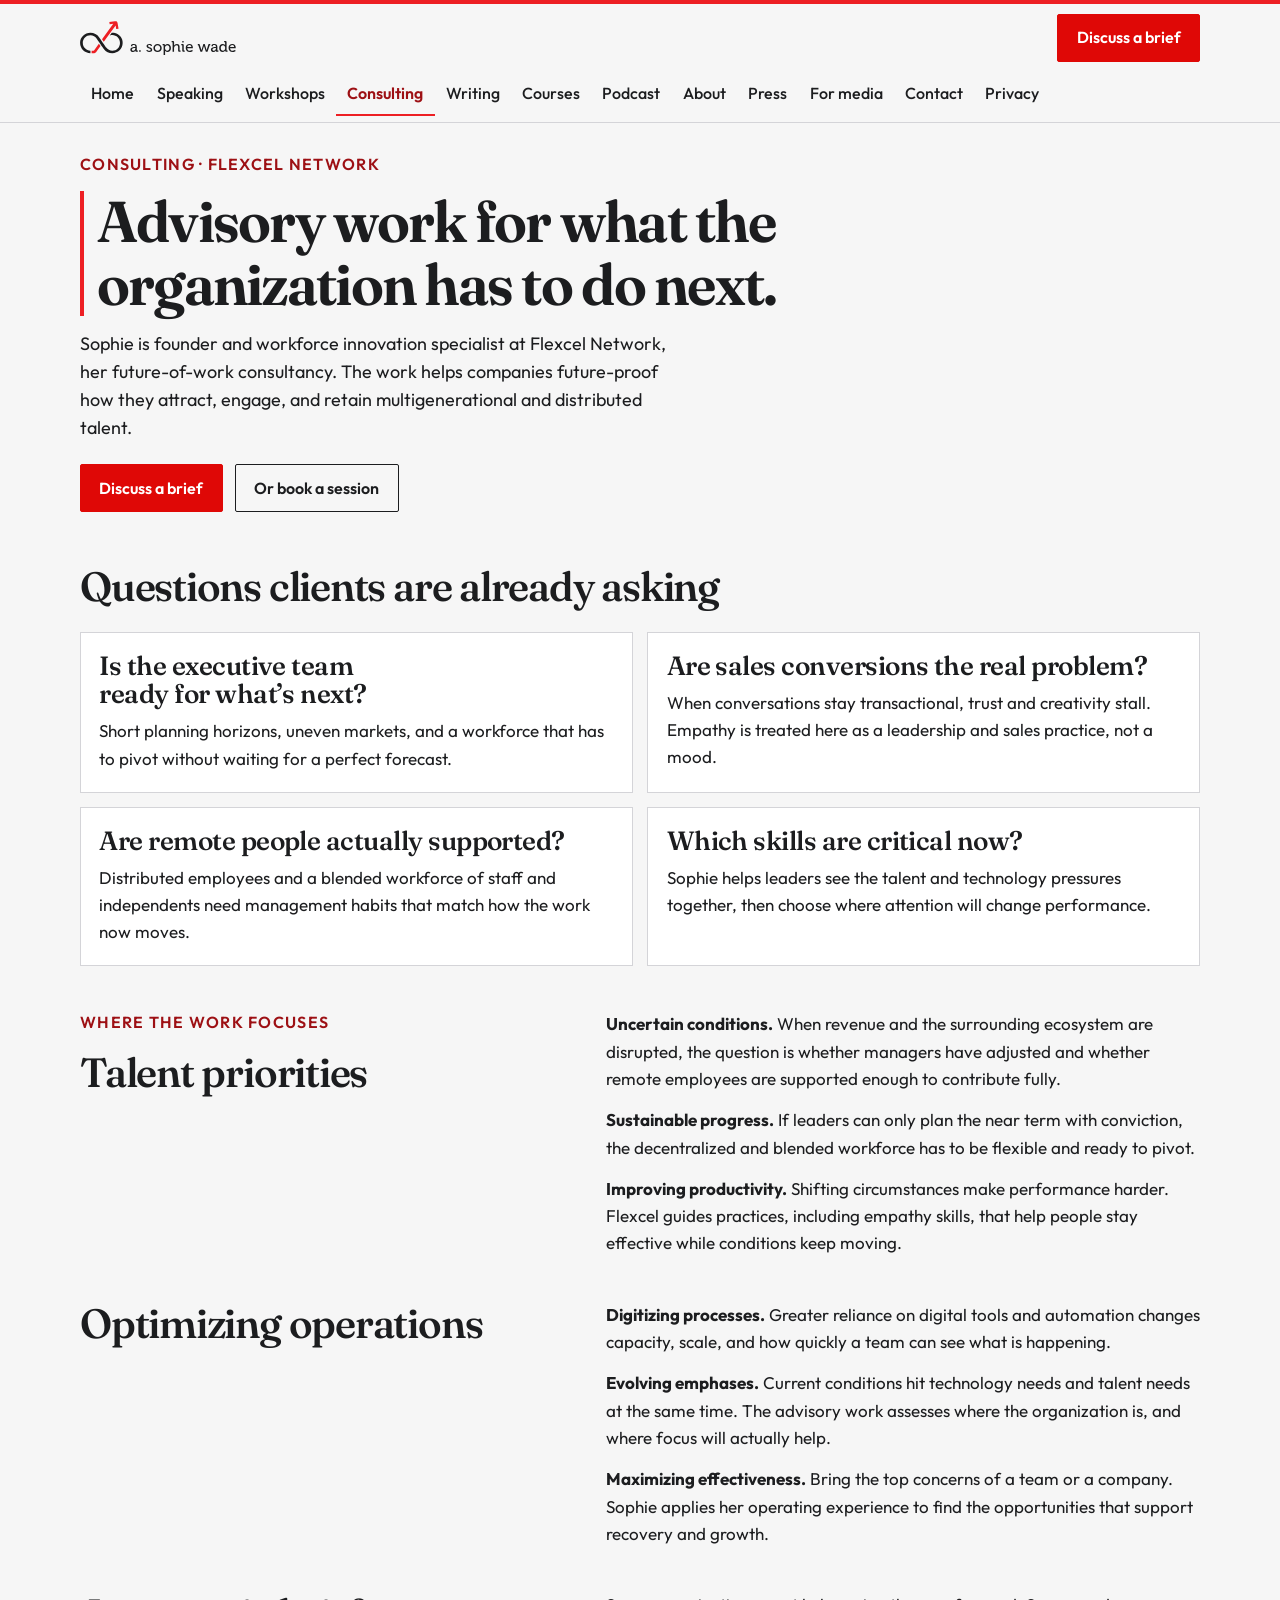
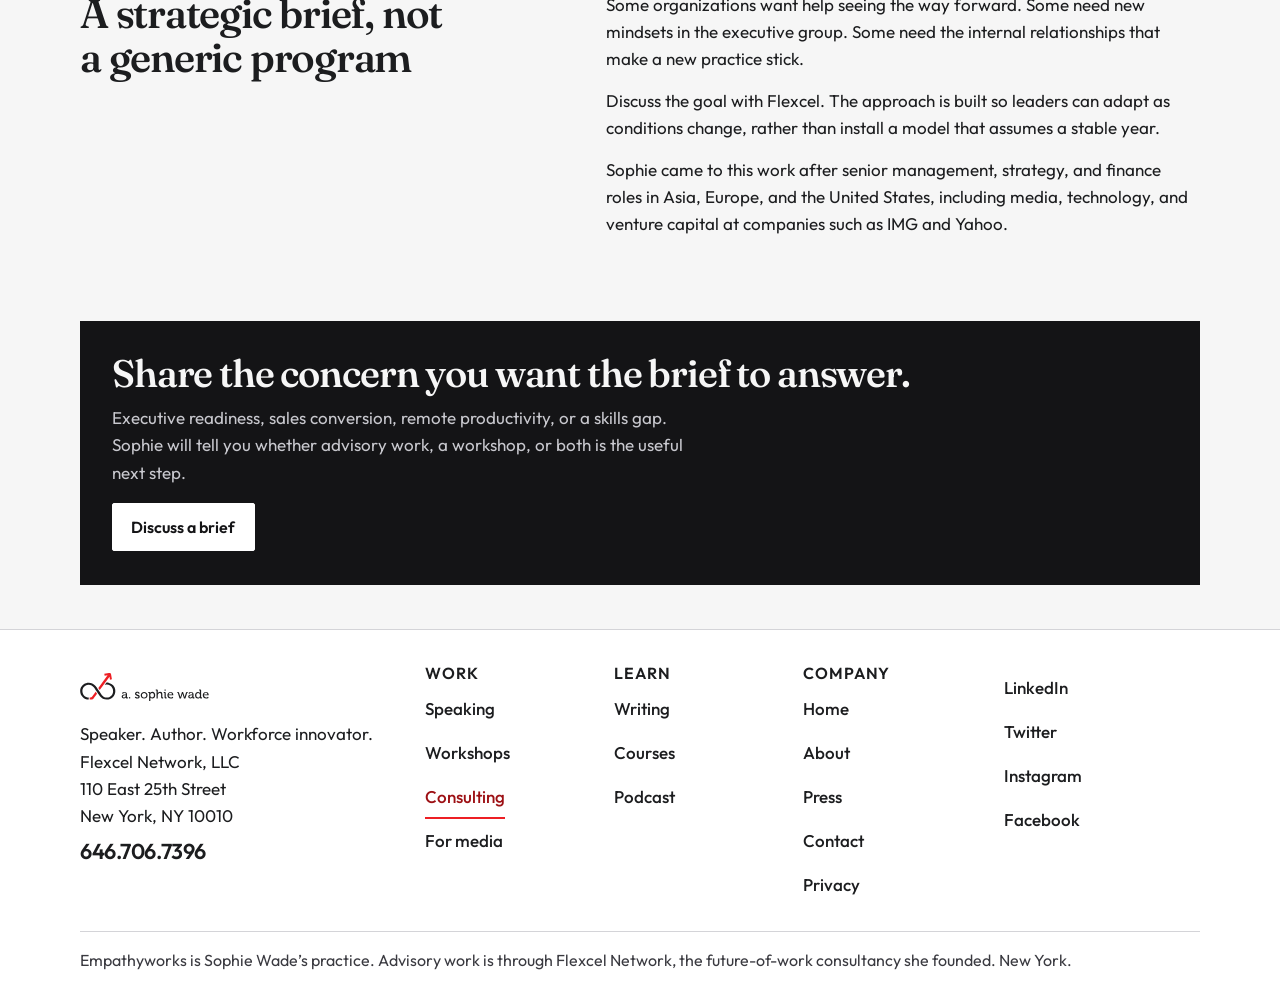
<file: consulting.html>
<!DOCTYPE html>
<html lang="en">
<head>
  <meta charset="utf-8">
  <meta name="viewport" content="width=device-width, initial-scale=1">
  <title>Consulting · Empathyworks</title>
  <meta name="description" content="Flexcel Network, founded by Sophie Wade, advises executive teams on talent priorities and operations for a more digital, distributed workplace.">
  <meta name="theme-color" content="#ED1F24">
  <meta property="og:title" content="Consulting · Empathyworks">
  <meta property="og:description" content="Flexcel Network, founded by Sophie Wade, advises executive teams on talent priorities and operations for a more digital, distributed workplace.">
  <meta property="og:type" content="website">
  <meta property="og:image" content="assets/sophie-wade.jpg">
  <link rel="icon" href="assets/favicon.svg" type="image/svg+xml">
  <link rel="preconnect" href="https://fonts.googleapis.com">
  <link rel="preconnect" href="https://fonts.gstatic.com" crossorigin>
  <link href="https://fonts.googleapis.com/css2?family=Fraunces:ital,opsz,wght@0,9..144,560;0,9..144,640;1,9..144,560&amp;family=Outfit:wght@400;500;600&amp;display=swap" rel="stylesheet">
  <link rel="stylesheet" href="styles.css">
</head>
<body class="">
  <a class="skip" href="#main">Skip to content</a>
  <header class="site-header">
    <input class="nav-toggle" type="checkbox" id="nav-toggle">
    <div class="bar">
      <a class="brand" href="index.html">
        <svg class="logo" viewBox="0 0 414 90" fill="none" aria-hidden="true" focusable="false">
<path d="M106.9 40.5C103.3 36.3 98.4 33.2 92.8 31.8C90.6 31.2 87.1 30.6 84.3 31L78.9 38.4C81.9 37.5 85.8 37.3 85.8 37.3C96.9 37.5 106.1 46.3 106.1 58.4C106.1 70.2 97 78.9 85.9 78.9C79.2 78.9 73.4 75.6 69.6 70.5C69.4 70.2 50.6 42.7 50.6 42.7C45.7 35.6 37.1 31 27.6 31C12.5 31 0.200012 42.6 0.200012 57.9C0.200012 73.6 12.6 85.4 27.7 85.4V78.9C16.6 78.7 7.40001 69.9 7.40001 57.9C7.40001 46.1 16.5 37.4 27.6 37.4C34.7 37.4 40.8 41.1 44.5 46.8C44.5 46.8 63.4 74.4 63.7 74.8C68.7 81.3 76.8 85.4 85.8 85.4C100.9 85.4 113.2 73.8 113.2 58.5C113.4 51.4 111 45.2 106.9 40.5Z" fill="currentColor"/>
<path d="M99.8 5.8C99.5 3.6 98.8 2 97.6 1.1C96.4 0.299998 94.7 0.100001 92.5 0.400001L77.8 2.5L78.8 8.8L88.3 7.3L58.5 48.4L63 54.8L94.6 12.1L96 21.4L102.3 20.4L99.8 5.8Z" fill="#ED1F24"/>
<path d="M38.2 76.7C36.9 78.5 35.4 78.9 33.3 78.9H30.8V85.4H34.7C40.2 85.4 41.6 84.5 44.8 79.4L54.5 66.3L50.1 60L38.2 76.7Z" fill="#ED1F24"/>
<path d="M146 68.9H146.9V68.7C146.9 65.1 145.6 63.8 142.4 63.8C141.4 63.8 139 64 139 65.4V66.6H135.3V64.6C135.3 61.2 140.4 60.7 142.4 60.7C149.1 60.7 150.8 64.2 150.8 68.7V77.4C150.8 78 151.1 78.3 151.7 78.3H153.4V81.7H149.7C147.9 81.7 147.1 80.8 147.1 79.3C147.1 78.6 147.2 78.1 147.2 78.1H147.1C147.1 78.1 145.5 82.2 140.6 82.2C137.1 82.2 133.6 80 133.6 75.9C133.6 69.3 142.5 68.9 146 68.9ZM141.4 79C144.7 79 146.9 75.5 146.9 72.5V71.8H145.9C142.9 71.8 137.6 72 137.6 75.7C137.6 77.4 138.8 79 141.4 79Z" fill="currentColor"/>
<path d="M157 77.5H161V81.7H157V77.5Z" fill="currentColor"/>
<path d="M178 75.9C178 75.9 180.4 78.9 184.2 78.9C186.1 78.9 187.8 78 187.8 76.3C187.8 72.6 176.6 73 176.6 66.4C176.6 62.5 180.1 60.6 184.2 60.6C186.7 60.6 190.9 61.5 190.9 64.6V66.5H187.4V65.5C187.4 64.3 185.6 63.8 184.3 63.8C182 63.8 180.5 64.6 180.5 66.2C180.5 70.1 191.7 69.2 191.7 76.1C191.7 79.8 188.5 82.1 184.1 82.1C178.6 82.1 175.9 78.5 175.9 78.5L178 75.9Z" fill="currentColor"/>
<path d="M205.8 60.7C211.9 60.7 216.9 65.2 216.9 71.4C216.9 77.7 211.9 82.2 205.8 82.2C199.7 82.2 194.8 77.7 194.8 71.4C194.8 65.2 199.7 60.7 205.8 60.7ZM205.8 78.8C209.7 78.8 212.9 75.7 212.9 71.4C212.9 67.1 209.7 64.1 205.8 64.1C201.9 64.1 198.8 67.1 198.8 71.4C198.8 75.7 201.9 78.8 205.8 78.8Z" fill="currentColor"/>
<path d="M221.8 65.4C221.8 64.8 221.5 64.5 220.9 64.5H219.2V61.1H222.9C224.7 61.1 225.4 61.9 225.4 63.2C225.4 63.8 225.4 64.3 225.4 64.3H225.5C225.5 64.3 227.2 60.6 232.3 60.6C237.8 60.6 241.4 65 241.4 71.4C241.4 77.9 237.4 82.2 232.1 82.2C227.6 82.2 225.8 78.9 225.8 78.9H225.7C225.7 78.9 225.8 79.6 225.8 80.7V89.8H221.9V65.4H221.8ZM231.4 78.8C234.6 78.8 237.3 76.1 237.3 71.5C237.3 67 234.9 64.2 231.5 64.2C228.5 64.2 225.6 66.4 225.6 71.6C225.6 75.1 227.6 78.8 231.4 78.8Z" fill="currentColor"/>
<path d="M245.8 57.3C245.8 56.7 245.5 56.4 244.9 56.4H243.2V53H247.1C248.9 53 249.7 53.8 249.7 55.5V63.5C249.7 64.5 249.6 65.2 249.6 65.2H249.7C250.6 63.2 253.2 60.6 257.3 60.6C262.1 60.6 264.3 63.2 264.3 68.5V77.4C264.3 78 264.6 78.3 265.2 78.3H266.9V81.7H263C261.2 81.7 260.4 80.9 260.4 79.1V69.4C260.4 66.5 259.8 64.2 256.5 64.2C253.4 64.2 250.9 66.3 250 69.3C249.7 70.1 249.6 71 249.6 72V81.6H245.7V57.3H245.8Z" fill="currentColor"/>
<path d="M271.4 65.4C271.4 64.8 271.1 64.5 270.5 64.5H268.8V61.1H272.7C274.5 61.1 275.3 61.9 275.3 63.7V77.4C275.3 78 275.6 78.3 276.2 78.3H277.9V81.7H274C272.2 81.7 271.4 80.9 271.4 79.1V65.4ZM271.5 53H275V57.1H271.5V53Z" fill="currentColor"/>
<path d="M290.7 60.7C296.5 60.7 299.6 65 299.6 70.3C299.6 70.8 299.5 71.9 299.5 71.9H284.5C284.7 76.3 287.9 78.8 291.6 78.8C295.1 78.8 297.6 76.4 297.6 76.4L299.3 79.2C299.3 79.2 296.3 82.2 291.4 82.2C284.9 82.2 280.5 77.5 280.5 71.4C280.4 64.9 284.9 60.7 290.7 60.7ZM295.5 69C295.4 65.6 293.2 63.8 290.7 63.8C287.7 63.8 285.3 65.6 284.7 69H295.5Z" fill="currentColor"/>
<path d="M314.5 65.3C314.3 64.7 313.9 64.5 313.2 64.5H312.6V61.1H315.1C316.9 61.1 317.6 61.5 318.1 63.3L321.8 75.5C322.1 76.6 322.3 77.7 322.3 77.7H322.4C322.4 77.7 322.6 76.6 323 75.5L327.4 61.2H331L335.5 75.5C335.8 76.6 336 77.7 336 77.7H336.1C336.1 77.7 336.3 76.6 336.6 75.5L340.2 63.3C340.7 61.6 341.5 61.1 343.3 61.1H345.7V64.5H345.1C344.5 64.5 344 64.7 343.8 65.3L338.4 81.7H334L329.7 68.5C329.4 67.4 329.1 66.3 329.1 66.3H329C329 66.3 328.8 67.5 328.4 68.5L324.2 81.7H319.7L314.5 65.3Z" fill="currentColor"/>
<path d="M359.8 68.9H360.7V68.7C360.7 65.1 359.4 63.8 356.2 63.8C355.2 63.8 352.8 64 352.8 65.4V66.6H349.1V64.6C349.1 61.2 354.2 60.7 356.2 60.7C362.9 60.7 364.6 64.2 364.6 68.7V77.4C364.6 78 364.9 78.3 365.5 78.3H367.2V81.7H363.5C361.7 81.7 360.9 80.8 360.9 79.3C360.9 78.6 361 78.1 361 78.1H360.9C360.9 78.1 359.3 82.2 354.4 82.2C350.9 82.2 347.4 80 347.4 75.9C347.4 69.3 356.4 68.9 359.8 68.9ZM355.3 79C358.6 79 360.8 75.5 360.8 72.5V71.8H359.8C356.8 71.8 351.5 72 351.5 75.7C351.4 77.4 352.7 79 355.3 79Z" fill="currentColor"/>
<path d="M378.8 60.7C383.6 60.7 385.1 63.9 385.1 63.9H385.2C385.2 63.9 385.1 63.3 385.1 62.5V57.3C385.1 56.7 384.8 56.4 384.2 56.4H382.5V53H386.4C388.2 53 389 53.8 389 55.6V77.4C389 78 389.3 78.3 389.9 78.3H391.6V81.7H387.8C386 81.7 385.3 80.9 385.3 79.5C385.3 78.9 385.3 78.4 385.3 78.4H385.2C385.2 78.4 383.5 82.1 378.5 82.1C372.9 82.1 369.4 77.7 369.4 71.3C369.5 64.9 373.4 60.7 378.8 60.7ZM385.3 71.4C385.3 67.7 383.4 64.1 379.5 64.1C376.3 64.1 373.6 66.8 373.6 71.4C373.6 75.9 376 78.7 379.4 78.7C382.4 78.8 385.3 76.6 385.3 71.4Z" fill="currentColor"/>
<path d="M404.4 60.7C410.2 60.7 413.3 65 413.3 70.3C413.3 70.8 413.2 71.9 413.2 71.9H398.2C398.4 76.3 401.6 78.8 405.3 78.8C408.8 78.8 411.3 76.4 411.3 76.4L413 79.2C413 79.2 410 82.2 405.1 82.2C398.6 82.2 394.2 77.5 394.2 71.4C394 64.9 398.5 60.7 404.4 60.7ZM409.1 69C409 65.6 406.8 63.8 404.3 63.8C401.3 63.8 398.9 65.6 398.3 69H409.1Z" fill="currentColor"/>
</svg>

        <span class="vh">Empathyworks home</span>
      </a>
      <div class="bar-end">
        <a class="btn btn-primary header-cta" href="contact.html?topic=consulting">Discuss a brief</a>
        <label class="menu-btn" for="nav-toggle">
          <span class="menu-icon" aria-hidden="true"></span>
          <span class="menu-label"><span class="when-closed">Menu</span><span class="when-open">Close</span></span>
        </label>
      </div>
    </div>
    <nav class="nav-panel" id="site-nav" aria-label="Primary">
      <ul class="nav-list">
        <li><a class="nav-link" href="index.html">Home</a></li>
<li><a class="nav-link" href="speaking.html">Speaking</a></li>
<li><a class="nav-link" href="workshops.html">Workshops</a></li>
<li><a class="nav-link" href="consulting.html" aria-current="page">Consulting</a></li>
<li><a class="nav-link" href="writing.html">Writing</a></li>
<li><a class="nav-link" href="courses.html">Courses</a></li>
<li><a class="nav-link" href="podcast.html">Podcast</a></li>
<li><a class="nav-link" href="about.html">About</a></li>
<li><a class="nav-link" href="press.html">Press</a></li>
<li><a class="nav-link" href="media.html">For media</a></li>
<li><a class="nav-link" href="contact.html">Contact</a></li>
<li><a class="nav-link" href="privacy.html">Privacy</a></li>
      </ul>
    </nav>
  </header>
  <main id="main">
    
<section class="page-hero">
  <div class="wrap">
    <p class="kicker">Consulting · Flexcel Network</p>
    <h1>Advisory work for what the organization has to do next.</h1>
    <p class="lede">Sophie is founder and workforce innovation specialist at Flexcel Network, her future-of-work consultancy. The work helps companies future-proof how they attract, engage, and retain multigenerational and distributed talent.</p>
    <div class="hero-actions">
      <a class="btn btn-primary" href="contact.html?topic=consulting">Discuss a brief</a>
      <a class="btn btn-ghost" href="speaking.html">Or book a session</a>
    </div>
  </div>
</section>
<section class="section">
  <div class="wrap">
    <div class="section-head">
      <h2>Questions clients are already asking</h2>
    </div>
    <div class="cards cols-2">
      <article class="card"><h3>Is the executive team ready for what’s next?</h3><p>Short planning horizons, uneven markets, and a workforce that has to pivot without waiting for a perfect forecast.</p></article>
      <article class="card"><h3>Are sales conversions the real problem?</h3><p>When conversations stay transactional, trust and creativity stall. Empathy is treated here as a leadership and sales practice, not a mood.</p></article>
      <article class="card"><h3>Are remote people actually supported?</h3><p>Distributed employees and a blended workforce of staff and independents need management habits that match how the work now moves.</p></article>
      <article class="card"><h3>Which skills are critical now?</h3><p>Sophie helps leaders see the talent and technology pressures together, then choose where attention will change performance.</p></article>
    </div>
  </div>
</section>
<section class="section" style="padding-top:0">
  <div class="wrap split">
    <div>
      <p class="kicker">Where the work focuses</p>
      <h2>Talent priorities</h2>
    </div>
    <div class="stack">
      <p><strong>Uncertain conditions.</strong> When revenue and the surrounding ecosystem are disrupted, the question is whether managers have adjusted and whether remote employees are supported enough to contribute fully.</p>
      <p><strong>Sustainable progress.</strong> If leaders can only plan the near term with conviction, the decentralized and blended workforce has to be flexible and ready to pivot.</p>
      <p><strong>Improving productivity.</strong> Shifting circumstances make performance harder. Flexcel guides practices, including empathy skills, that help people stay effective while conditions keep moving.</p>
    </div>
  </div>
</section>
<section class="section" style="padding-top:0">
  <div class="wrap split">
    <div>
      <h2>Optimizing operations</h2>
    </div>
    <div class="stack">
      <p><strong>Digitizing processes.</strong> Greater reliance on digital tools and automation changes capacity, scale, and how quickly a team can see what is happening.</p>
      <p><strong>Evolving emphases.</strong> Current conditions hit technology needs and talent needs at the same time. The advisory work assesses where the organization is, and where focus will actually help.</p>
      <p><strong>Maximizing effectiveness.</strong> Bring the top concerns of a team or a company. Sophie applies her operating experience to find the opportunities that support recovery and growth.</p>
    </div>
  </div>
</section>
<section class="section" style="padding-top:0">
  <div class="wrap split">
    <div>
      <h2>A strategic brief, not a generic program</h2>
    </div>
    <div class="stack">
      <p>Some organizations want help seeing the way forward. Some need new mindsets in the executive group. Some need the internal relationships that make a new practice stick.</p>
      <p>Discuss the goal with Flexcel. The approach is built so leaders can adapt as conditions change, rather than install a model that assumes a stable year.</p>
      <p>Sophie came to this work after senior management, strategy, and finance roles in Asia, Europe, and the United States, including media, technology, and venture capital at companies such as IMG and Yahoo.</p>
    </div>
  </div>
</section>

<section class="enquiry" aria-label="Enquiry">
  <div class="wrap">
    <div class="enquiry-box">
      <h2>Share the concern you want the brief to answer.</h2>
      <p>Executive readiness, sales conversion, remote productivity, or a skills gap. Sophie will tell you whether advisory work, a workshop, or both is the useful next step.</p>
      <a class="btn btn-on-band" href="contact.html?topic=consulting">Discuss a brief</a>
    </div>
  </div>
</section>

  </main>
  <footer class="site-footer">
    <div class="wrap footer-grid">
      <div class="footer-brand">
        <a class="brand" href="index.html"><svg class="logo" viewBox="0 0 414 90" fill="none" aria-hidden="true" focusable="false">
<path d="M106.9 40.5C103.3 36.3 98.4 33.2 92.8 31.8C90.6 31.2 87.1 30.6 84.3 31L78.9 38.4C81.9 37.5 85.8 37.3 85.8 37.3C96.9 37.5 106.1 46.3 106.1 58.4C106.1 70.2 97 78.9 85.9 78.9C79.2 78.9 73.4 75.6 69.6 70.5C69.4 70.2 50.6 42.7 50.6 42.7C45.7 35.6 37.1 31 27.6 31C12.5 31 0.200012 42.6 0.200012 57.9C0.200012 73.6 12.6 85.4 27.7 85.4V78.9C16.6 78.7 7.40001 69.9 7.40001 57.9C7.40001 46.1 16.5 37.4 27.6 37.4C34.7 37.4 40.8 41.1 44.5 46.8C44.5 46.8 63.4 74.4 63.7 74.8C68.7 81.3 76.8 85.4 85.8 85.4C100.9 85.4 113.2 73.8 113.2 58.5C113.4 51.4 111 45.2 106.9 40.5Z" fill="currentColor"/>
<path d="M99.8 5.8C99.5 3.6 98.8 2 97.6 1.1C96.4 0.299998 94.7 0.100001 92.5 0.400001L77.8 2.5L78.8 8.8L88.3 7.3L58.5 48.4L63 54.8L94.6 12.1L96 21.4L102.3 20.4L99.8 5.8Z" fill="#ED1F24"/>
<path d="M38.2 76.7C36.9 78.5 35.4 78.9 33.3 78.9H30.8V85.4H34.7C40.2 85.4 41.6 84.5 44.8 79.4L54.5 66.3L50.1 60L38.2 76.7Z" fill="#ED1F24"/>
<path d="M146 68.9H146.9V68.7C146.9 65.1 145.6 63.8 142.4 63.8C141.4 63.8 139 64 139 65.4V66.6H135.3V64.6C135.3 61.2 140.4 60.7 142.4 60.7C149.1 60.7 150.8 64.2 150.8 68.7V77.4C150.8 78 151.1 78.3 151.7 78.3H153.4V81.7H149.7C147.9 81.7 147.1 80.8 147.1 79.3C147.1 78.6 147.2 78.1 147.2 78.1H147.1C147.1 78.1 145.5 82.2 140.6 82.2C137.1 82.2 133.6 80 133.6 75.9C133.6 69.3 142.5 68.9 146 68.9ZM141.4 79C144.7 79 146.9 75.5 146.9 72.5V71.8H145.9C142.9 71.8 137.6 72 137.6 75.7C137.6 77.4 138.8 79 141.4 79Z" fill="currentColor"/>
<path d="M157 77.5H161V81.7H157V77.5Z" fill="currentColor"/>
<path d="M178 75.9C178 75.9 180.4 78.9 184.2 78.9C186.1 78.9 187.8 78 187.8 76.3C187.8 72.6 176.6 73 176.6 66.4C176.6 62.5 180.1 60.6 184.2 60.6C186.7 60.6 190.9 61.5 190.9 64.6V66.5H187.4V65.5C187.4 64.3 185.6 63.8 184.3 63.8C182 63.8 180.5 64.6 180.5 66.2C180.5 70.1 191.7 69.2 191.7 76.1C191.7 79.8 188.5 82.1 184.1 82.1C178.6 82.1 175.9 78.5 175.9 78.5L178 75.9Z" fill="currentColor"/>
<path d="M205.8 60.7C211.9 60.7 216.9 65.2 216.9 71.4C216.9 77.7 211.9 82.2 205.8 82.2C199.7 82.2 194.8 77.7 194.8 71.4C194.8 65.2 199.7 60.7 205.8 60.7ZM205.8 78.8C209.7 78.8 212.9 75.7 212.9 71.4C212.9 67.1 209.7 64.1 205.8 64.1C201.9 64.1 198.8 67.1 198.8 71.4C198.8 75.7 201.9 78.8 205.8 78.8Z" fill="currentColor"/>
<path d="M221.8 65.4C221.8 64.8 221.5 64.5 220.9 64.5H219.2V61.1H222.9C224.7 61.1 225.4 61.9 225.4 63.2C225.4 63.8 225.4 64.3 225.4 64.3H225.5C225.5 64.3 227.2 60.6 232.3 60.6C237.8 60.6 241.4 65 241.4 71.4C241.4 77.9 237.4 82.2 232.1 82.2C227.6 82.2 225.8 78.9 225.8 78.9H225.7C225.7 78.9 225.8 79.6 225.8 80.7V89.8H221.9V65.4H221.8ZM231.4 78.8C234.6 78.8 237.3 76.1 237.3 71.5C237.3 67 234.9 64.2 231.5 64.2C228.5 64.2 225.6 66.4 225.6 71.6C225.6 75.1 227.6 78.8 231.4 78.8Z" fill="currentColor"/>
<path d="M245.8 57.3C245.8 56.7 245.5 56.4 244.9 56.4H243.2V53H247.1C248.9 53 249.7 53.8 249.7 55.5V63.5C249.7 64.5 249.6 65.2 249.6 65.2H249.7C250.6 63.2 253.2 60.6 257.3 60.6C262.1 60.6 264.3 63.2 264.3 68.5V77.4C264.3 78 264.6 78.3 265.2 78.3H266.9V81.7H263C261.2 81.7 260.4 80.9 260.4 79.1V69.4C260.4 66.5 259.8 64.2 256.5 64.2C253.4 64.2 250.9 66.3 250 69.3C249.7 70.1 249.6 71 249.6 72V81.6H245.7V57.3H245.8Z" fill="currentColor"/>
<path d="M271.4 65.4C271.4 64.8 271.1 64.5 270.5 64.5H268.8V61.1H272.7C274.5 61.1 275.3 61.9 275.3 63.7V77.4C275.3 78 275.6 78.3 276.2 78.3H277.9V81.7H274C272.2 81.7 271.4 80.9 271.4 79.1V65.4ZM271.5 53H275V57.1H271.5V53Z" fill="currentColor"/>
<path d="M290.7 60.7C296.5 60.7 299.6 65 299.6 70.3C299.6 70.8 299.5 71.9 299.5 71.9H284.5C284.7 76.3 287.9 78.8 291.6 78.8C295.1 78.8 297.6 76.4 297.6 76.4L299.3 79.2C299.3 79.2 296.3 82.2 291.4 82.2C284.9 82.2 280.5 77.5 280.5 71.4C280.4 64.9 284.9 60.7 290.7 60.7ZM295.5 69C295.4 65.6 293.2 63.8 290.7 63.8C287.7 63.8 285.3 65.6 284.7 69H295.5Z" fill="currentColor"/>
<path d="M314.5 65.3C314.3 64.7 313.9 64.5 313.2 64.5H312.6V61.1H315.1C316.9 61.1 317.6 61.5 318.1 63.3L321.8 75.5C322.1 76.6 322.3 77.7 322.3 77.7H322.4C322.4 77.7 322.6 76.6 323 75.5L327.4 61.2H331L335.5 75.5C335.8 76.6 336 77.7 336 77.7H336.1C336.1 77.7 336.3 76.6 336.6 75.5L340.2 63.3C340.7 61.6 341.5 61.1 343.3 61.1H345.7V64.5H345.1C344.5 64.5 344 64.7 343.8 65.3L338.4 81.7H334L329.7 68.5C329.4 67.4 329.1 66.3 329.1 66.3H329C329 66.3 328.8 67.5 328.4 68.5L324.2 81.7H319.7L314.5 65.3Z" fill="currentColor"/>
<path d="M359.8 68.9H360.7V68.7C360.7 65.1 359.4 63.8 356.2 63.8C355.2 63.8 352.8 64 352.8 65.4V66.6H349.1V64.6C349.1 61.2 354.2 60.7 356.2 60.7C362.9 60.7 364.6 64.2 364.6 68.7V77.4C364.6 78 364.9 78.3 365.5 78.3H367.2V81.7H363.5C361.7 81.7 360.9 80.8 360.9 79.3C360.9 78.6 361 78.1 361 78.1H360.9C360.9 78.1 359.3 82.2 354.4 82.2C350.9 82.2 347.4 80 347.4 75.9C347.4 69.3 356.4 68.9 359.8 68.9ZM355.3 79C358.6 79 360.8 75.5 360.8 72.5V71.8H359.8C356.8 71.8 351.5 72 351.5 75.7C351.4 77.4 352.7 79 355.3 79Z" fill="currentColor"/>
<path d="M378.8 60.7C383.6 60.7 385.1 63.9 385.1 63.9H385.2C385.2 63.9 385.1 63.3 385.1 62.5V57.3C385.1 56.7 384.8 56.4 384.2 56.4H382.5V53H386.4C388.2 53 389 53.8 389 55.6V77.4C389 78 389.3 78.3 389.9 78.3H391.6V81.7H387.8C386 81.7 385.3 80.9 385.3 79.5C385.3 78.9 385.3 78.4 385.3 78.4H385.2C385.2 78.4 383.5 82.1 378.5 82.1C372.9 82.1 369.4 77.7 369.4 71.3C369.5 64.9 373.4 60.7 378.8 60.7ZM385.3 71.4C385.3 67.7 383.4 64.1 379.5 64.1C376.3 64.1 373.6 66.8 373.6 71.4C373.6 75.9 376 78.7 379.4 78.7C382.4 78.8 385.3 76.6 385.3 71.4Z" fill="currentColor"/>
<path d="M404.4 60.7C410.2 60.7 413.3 65 413.3 70.3C413.3 70.8 413.2 71.9 413.2 71.9H398.2C398.4 76.3 401.6 78.8 405.3 78.8C408.8 78.8 411.3 76.4 411.3 76.4L413 79.2C413 79.2 410 82.2 405.1 82.2C398.6 82.2 394.2 77.5 394.2 71.4C394 64.9 398.5 60.7 404.4 60.7ZM409.1 69C409 65.6 406.8 63.8 404.3 63.8C401.3 63.8 398.9 65.6 398.3 69H409.1Z" fill="currentColor"/>
</svg>
<span class="vh">Empathyworks home</span></a>
        <p>Speaker. Author. Workforce innovator.</p>
        <address>
          Flexcel Network, LLC<br>
          110 East 25th Street<br>
          New York, NY 10010
        </address>
        <a class="phone-link" href="tel:+16467067396">646.706.7396</a>
      </div>
      <nav class="footer-nav" aria-label="Footer">
        <div><h2>Work</h2><ul><li><a href="speaking.html">Speaking</a></li><li><a href="workshops.html">Workshops</a></li><li><a href="consulting.html" aria-current="page">Consulting</a></li><li><a href="media.html">For media</a></li></ul></div><div><h2>Learn</h2><ul><li><a href="writing.html">Writing</a></li><li><a href="courses.html">Courses</a></li><li><a href="podcast.html">Podcast</a></li></ul></div><div><h2>Company</h2><ul><li><a href="index.html">Home</a></li><li><a href="about.html">About</a></li><li><a href="press.html">Press</a></li><li><a href="contact.html">Contact</a></li><li><a href="privacy.html">Privacy</a></li></ul></div>
      </nav>
      <div>
        <h2 class="vh">Social</h2>
        <ul class="social-list">
          <li><a href="https://www.linkedin.com/in/sophie-wade-380b8/" rel="noopener noreferrer">LinkedIn</a></li>
          <li><a href="https://twitter.com/ASophieWade" rel="noopener noreferrer">Twitter</a></li>
          <li><a href="https://www.instagram.com/asophiewade/" rel="noopener noreferrer">Instagram</a></li>
          <li><a href="https://www.facebook.com/sophie.wade.507" rel="noopener noreferrer">Facebook</a></li>
        </ul>
      </div>
    </div>
    <div class="wrap">
      <p class="legal">Empathyworks is Sophie Wade’s practice. Advisory work is through Flexcel Network, the future-of-work consultancy she founded. New York.</p>
    </div>
  </footer>
  <div class="dock"><a class="btn btn-primary" href="contact.html?topic=consulting">Discuss a brief</a></div>
  <script src="site.js"></script>
</body>
</html>
</file>
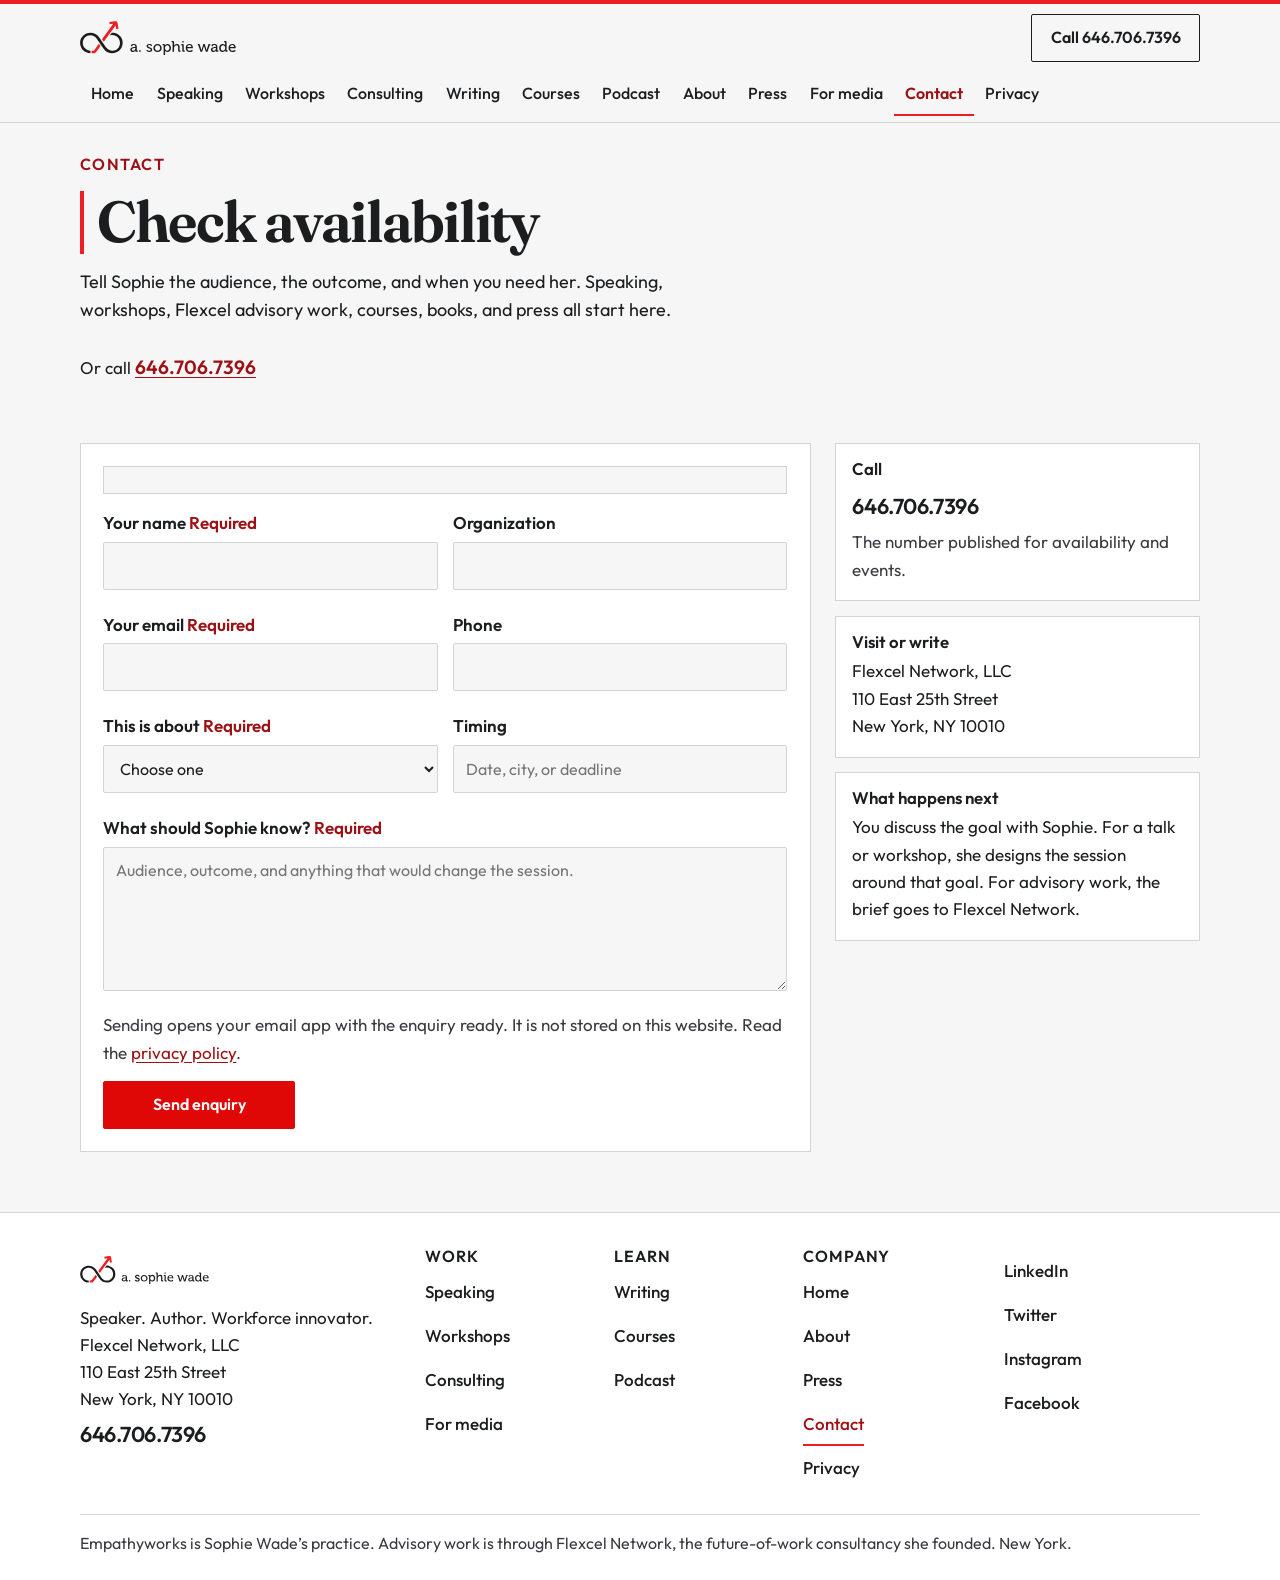
<file: contact.html>
<!DOCTYPE html>
<html lang="en">
<head>
  <meta charset="utf-8">
  <meta name="viewport" content="width=device-width, initial-scale=1">
  <title>Contact · Empathyworks</title>
  <meta name="description" content="Check Sophie Wade’s availability for speaking, workshops, consulting, courses, and press. Call 646.706.7396 or send an enquiry.">
  <meta name="theme-color" content="#ED1F24">
  <meta property="og:title" content="Contact · Empathyworks">
  <meta property="og:description" content="Check Sophie Wade’s availability for speaking, workshops, consulting, courses, and press. Call 646.706.7396 or send an enquiry.">
  <meta property="og:type" content="website">
  <meta property="og:image" content="assets/sophie-wade.jpg">
  <link rel="icon" href="assets/favicon.svg" type="image/svg+xml">
  <link rel="preconnect" href="https://fonts.googleapis.com">
  <link rel="preconnect" href="https://fonts.gstatic.com" crossorigin>
  <link href="https://fonts.googleapis.com/css2?family=Fraunces:ital,opsz,wght@0,9..144,560;0,9..144,640;1,9..144,560&amp;family=Outfit:wght@400;500;600&amp;display=swap" rel="stylesheet">
  <link rel="stylesheet" href="styles.css">
</head>
<body class="page-contact">
  <a class="skip" href="#main">Skip to content</a>
  <header class="site-header">
    <input class="nav-toggle" type="checkbox" id="nav-toggle">
    <div class="bar">
      <a class="brand" href="index.html">
        <svg class="logo" viewBox="0 0 414 90" fill="none" aria-hidden="true" focusable="false">
<path d="M106.9 40.5C103.3 36.3 98.4 33.2 92.8 31.8C90.6 31.2 87.1 30.6 84.3 31L78.9 38.4C81.9 37.5 85.8 37.3 85.8 37.3C96.9 37.5 106.1 46.3 106.1 58.4C106.1 70.2 97 78.9 85.9 78.9C79.2 78.9 73.4 75.6 69.6 70.5C69.4 70.2 50.6 42.7 50.6 42.7C45.7 35.6 37.1 31 27.6 31C12.5 31 0.200012 42.6 0.200012 57.9C0.200012 73.6 12.6 85.4 27.7 85.4V78.9C16.6 78.7 7.40001 69.9 7.40001 57.9C7.40001 46.1 16.5 37.4 27.6 37.4C34.7 37.4 40.8 41.1 44.5 46.8C44.5 46.8 63.4 74.4 63.7 74.8C68.7 81.3 76.8 85.4 85.8 85.4C100.9 85.4 113.2 73.8 113.2 58.5C113.4 51.4 111 45.2 106.9 40.5Z" fill="currentColor"/>
<path d="M99.8 5.8C99.5 3.6 98.8 2 97.6 1.1C96.4 0.299998 94.7 0.100001 92.5 0.400001L77.8 2.5L78.8 8.8L88.3 7.3L58.5 48.4L63 54.8L94.6 12.1L96 21.4L102.3 20.4L99.8 5.8Z" fill="#ED1F24"/>
<path d="M38.2 76.7C36.9 78.5 35.4 78.9 33.3 78.9H30.8V85.4H34.7C40.2 85.4 41.6 84.5 44.8 79.4L54.5 66.3L50.1 60L38.2 76.7Z" fill="#ED1F24"/>
<path d="M146 68.9H146.9V68.7C146.9 65.1 145.6 63.8 142.4 63.8C141.4 63.8 139 64 139 65.4V66.6H135.3V64.6C135.3 61.2 140.4 60.7 142.4 60.7C149.1 60.7 150.8 64.2 150.8 68.7V77.4C150.8 78 151.1 78.3 151.7 78.3H153.4V81.7H149.7C147.9 81.7 147.1 80.8 147.1 79.3C147.1 78.6 147.2 78.1 147.2 78.1H147.1C147.1 78.1 145.5 82.2 140.6 82.2C137.1 82.2 133.6 80 133.6 75.9C133.6 69.3 142.5 68.9 146 68.9ZM141.4 79C144.7 79 146.9 75.5 146.9 72.5V71.8H145.9C142.9 71.8 137.6 72 137.6 75.7C137.6 77.4 138.8 79 141.4 79Z" fill="currentColor"/>
<path d="M157 77.5H161V81.7H157V77.5Z" fill="currentColor"/>
<path d="M178 75.9C178 75.9 180.4 78.9 184.2 78.9C186.1 78.9 187.8 78 187.8 76.3C187.8 72.6 176.6 73 176.6 66.4C176.6 62.5 180.1 60.6 184.2 60.6C186.7 60.6 190.9 61.5 190.9 64.6V66.5H187.4V65.5C187.4 64.3 185.6 63.8 184.3 63.8C182 63.8 180.5 64.6 180.5 66.2C180.5 70.1 191.7 69.2 191.7 76.1C191.7 79.8 188.5 82.1 184.1 82.1C178.6 82.1 175.9 78.5 175.9 78.5L178 75.9Z" fill="currentColor"/>
<path d="M205.8 60.7C211.9 60.7 216.9 65.2 216.9 71.4C216.9 77.7 211.9 82.2 205.8 82.2C199.7 82.2 194.8 77.7 194.8 71.4C194.8 65.2 199.7 60.7 205.8 60.7ZM205.8 78.8C209.7 78.8 212.9 75.7 212.9 71.4C212.9 67.1 209.7 64.1 205.8 64.1C201.9 64.1 198.8 67.1 198.8 71.4C198.8 75.7 201.9 78.8 205.8 78.8Z" fill="currentColor"/>
<path d="M221.8 65.4C221.8 64.8 221.5 64.5 220.9 64.5H219.2V61.1H222.9C224.7 61.1 225.4 61.9 225.4 63.2C225.4 63.8 225.4 64.3 225.4 64.3H225.5C225.5 64.3 227.2 60.6 232.3 60.6C237.8 60.6 241.4 65 241.4 71.4C241.4 77.9 237.4 82.2 232.1 82.2C227.6 82.2 225.8 78.9 225.8 78.9H225.7C225.7 78.9 225.8 79.6 225.8 80.7V89.8H221.9V65.4H221.8ZM231.4 78.8C234.6 78.8 237.3 76.1 237.3 71.5C237.3 67 234.9 64.2 231.5 64.2C228.5 64.2 225.6 66.4 225.6 71.6C225.6 75.1 227.6 78.8 231.4 78.8Z" fill="currentColor"/>
<path d="M245.8 57.3C245.8 56.7 245.5 56.4 244.9 56.4H243.2V53H247.1C248.9 53 249.7 53.8 249.7 55.5V63.5C249.7 64.5 249.6 65.2 249.6 65.2H249.7C250.6 63.2 253.2 60.6 257.3 60.6C262.1 60.6 264.3 63.2 264.3 68.5V77.4C264.3 78 264.6 78.3 265.2 78.3H266.9V81.7H263C261.2 81.7 260.4 80.9 260.4 79.1V69.4C260.4 66.5 259.8 64.2 256.5 64.2C253.4 64.2 250.9 66.3 250 69.3C249.7 70.1 249.6 71 249.6 72V81.6H245.7V57.3H245.8Z" fill="currentColor"/>
<path d="M271.4 65.4C271.4 64.8 271.1 64.5 270.5 64.5H268.8V61.1H272.7C274.5 61.1 275.3 61.9 275.3 63.7V77.4C275.3 78 275.6 78.3 276.2 78.3H277.9V81.7H274C272.2 81.7 271.4 80.9 271.4 79.1V65.4ZM271.5 53H275V57.1H271.5V53Z" fill="currentColor"/>
<path d="M290.7 60.7C296.5 60.7 299.6 65 299.6 70.3C299.6 70.8 299.5 71.9 299.5 71.9H284.5C284.7 76.3 287.9 78.8 291.6 78.8C295.1 78.8 297.6 76.4 297.6 76.4L299.3 79.2C299.3 79.2 296.3 82.2 291.4 82.2C284.9 82.2 280.5 77.5 280.5 71.4C280.4 64.9 284.9 60.7 290.7 60.7ZM295.5 69C295.4 65.6 293.2 63.8 290.7 63.8C287.7 63.8 285.3 65.6 284.7 69H295.5Z" fill="currentColor"/>
<path d="M314.5 65.3C314.3 64.7 313.9 64.5 313.2 64.5H312.6V61.1H315.1C316.9 61.1 317.6 61.5 318.1 63.3L321.8 75.5C322.1 76.6 322.3 77.7 322.3 77.7H322.4C322.4 77.7 322.6 76.6 323 75.5L327.4 61.2H331L335.5 75.5C335.8 76.6 336 77.7 336 77.7H336.1C336.1 77.7 336.3 76.6 336.6 75.5L340.2 63.3C340.7 61.6 341.5 61.1 343.3 61.1H345.7V64.5H345.1C344.5 64.5 344 64.7 343.8 65.3L338.4 81.7H334L329.7 68.5C329.4 67.4 329.1 66.3 329.1 66.3H329C329 66.3 328.8 67.5 328.4 68.5L324.2 81.7H319.7L314.5 65.3Z" fill="currentColor"/>
<path d="M359.8 68.9H360.7V68.7C360.7 65.1 359.4 63.8 356.2 63.8C355.2 63.8 352.8 64 352.8 65.4V66.6H349.1V64.6C349.1 61.2 354.2 60.7 356.2 60.7C362.9 60.7 364.6 64.2 364.6 68.7V77.4C364.6 78 364.9 78.3 365.5 78.3H367.2V81.7H363.5C361.7 81.7 360.9 80.8 360.9 79.3C360.9 78.6 361 78.1 361 78.1H360.9C360.9 78.1 359.3 82.2 354.4 82.2C350.9 82.2 347.4 80 347.4 75.9C347.4 69.3 356.4 68.9 359.8 68.9ZM355.3 79C358.6 79 360.8 75.5 360.8 72.5V71.8H359.8C356.8 71.8 351.5 72 351.5 75.7C351.4 77.4 352.7 79 355.3 79Z" fill="currentColor"/>
<path d="M378.8 60.7C383.6 60.7 385.1 63.9 385.1 63.9H385.2C385.2 63.9 385.1 63.3 385.1 62.5V57.3C385.1 56.7 384.8 56.4 384.2 56.4H382.5V53H386.4C388.2 53 389 53.8 389 55.6V77.4C389 78 389.3 78.3 389.9 78.3H391.6V81.7H387.8C386 81.7 385.3 80.9 385.3 79.5C385.3 78.9 385.3 78.4 385.3 78.4H385.2C385.2 78.4 383.5 82.1 378.5 82.1C372.9 82.1 369.4 77.7 369.4 71.3C369.5 64.9 373.4 60.7 378.8 60.7ZM385.3 71.4C385.3 67.7 383.4 64.1 379.5 64.1C376.3 64.1 373.6 66.8 373.6 71.4C373.6 75.9 376 78.7 379.4 78.7C382.4 78.8 385.3 76.6 385.3 71.4Z" fill="currentColor"/>
<path d="M404.4 60.7C410.2 60.7 413.3 65 413.3 70.3C413.3 70.8 413.2 71.9 413.2 71.9H398.2C398.4 76.3 401.6 78.8 405.3 78.8C408.8 78.8 411.3 76.4 411.3 76.4L413 79.2C413 79.2 410 82.2 405.1 82.2C398.6 82.2 394.2 77.5 394.2 71.4C394 64.9 398.5 60.7 404.4 60.7ZM409.1 69C409 65.6 406.8 63.8 404.3 63.8C401.3 63.8 398.9 65.6 398.3 69H409.1Z" fill="currentColor"/>
</svg>

        <span class="vh">Empathyworks home</span>
      </a>
      <div class="bar-end">
        <a class="btn btn-ghost header-cta" href="tel:+16467067396">Call 646.706.7396</a>
        <label class="menu-btn" for="nav-toggle">
          <span class="menu-icon" aria-hidden="true"></span>
          <span class="menu-label"><span class="when-closed">Menu</span><span class="when-open">Close</span></span>
        </label>
      </div>
    </div>
    <nav class="nav-panel" id="site-nav" aria-label="Primary">
      <ul class="nav-list">
        <li><a class="nav-link" href="index.html">Home</a></li>
<li><a class="nav-link" href="speaking.html">Speaking</a></li>
<li><a class="nav-link" href="workshops.html">Workshops</a></li>
<li><a class="nav-link" href="consulting.html">Consulting</a></li>
<li><a class="nav-link" href="writing.html">Writing</a></li>
<li><a class="nav-link" href="courses.html">Courses</a></li>
<li><a class="nav-link" href="podcast.html">Podcast</a></li>
<li><a class="nav-link" href="about.html">About</a></li>
<li><a class="nav-link" href="press.html">Press</a></li>
<li><a class="nav-link" href="media.html">For media</a></li>
<li><a class="nav-link" href="contact.html" aria-current="page">Contact</a></li>
<li><a class="nav-link" href="privacy.html">Privacy</a></li>
      </ul>
    </nav>
  </header>
  <main id="main">
    
<section class="page-hero">
  <div class="wrap">
    <p class="kicker">Contact</p>
    <h1>Check availability</h1>
    <p class="lede">Tell Sophie the audience, the outcome, and when you need her. Speaking, workshops, Flexcel advisory work, courses, books, and press all start here.</p>
    <p class="call-line">Or call <a href="tel:+16467067396">646.706.7396</a></p>
  </div>
</section>
<section class="section">
  <div class="wrap contact-layout">
    <form class="form" id="enquiry" novalidate>
      <div id="form-status" class="form-status" role="status" aria-live="polite"></div>
      <div class="form-row">
        <div class="field">
          <label for="name">Your name <span class="req">Required</span></label>
          <input id="name" name="name" type="text" autocomplete="name" required aria-describedby="name-error">
          <p class="field-error" id="name-error"></p>
        </div>
        <div class="field">
          <label for="organization">Organization</label>
          <input id="organization" name="organization" type="text" autocomplete="organization">
          <p class="field-error"></p>
        </div>
      </div>
      <div class="form-row">
        <div class="field">
          <label for="email">Your email <span class="req">Required</span></label>
          <input id="email" name="email" type="email" autocomplete="email" inputmode="email" required aria-describedby="email-error">
          <p class="field-error" id="email-error"></p>
        </div>
        <div class="field">
          <label for="phone">Phone</label>
          <input id="phone" name="phone" type="tel" autocomplete="tel" inputmode="tel">
          <p class="field-error"></p>
        </div>
      </div>
      <div class="form-row">
        <div class="field">
          <label for="topic">This is about <span class="req">Required</span></label>
          <select id="topic" name="topic" required aria-describedby="topic-error">
            <option value="">Choose one</option>
            <option value="speaking">A speaking engagement</option>
            <option value="workshop">A workshop</option>
            <option value="consulting">Consulting with Flexcel</option>
            <option value="courses">A course</option>
            <option value="writing">A book or the briefing</option>
            <option value="media">Media or an event</option>
            <option value="briefing">The Work in Progress Report</option>
          </select>
          <p class="field-error" id="topic-error"></p>
        </div>
        <div class="field">
          <label for="timing">Timing</label>
          <input id="timing" name="timing" type="text" placeholder="Date, city, or deadline">
          <p class="field-error"></p>
        </div>
      </div>
      <div class="field">
        <label for="message">What should Sophie know? <span class="req">Required</span></label>
        <textarea id="message" name="message" required aria-describedby="message-error" placeholder="Audience, outcome, and anything that would change the session."></textarea>
        <p class="field-error" id="message-error"></p>
      </div>
      <p class="form-note">Sending opens your email app with the enquiry ready. It is not stored on this website. Read the <a href="privacy.html">privacy policy</a>.</p>
      <div class="form-actions">
        <button class="btn btn-primary" type="submit">Send enquiry</button>
      </div>
      <noscript>
        <p>This form needs JavaScript to open your email app. Call <a href="tel:+16467067396">646.706.7396</a>.</p>
      </noscript>
    </form>
    <aside class="contact-aside">
      <div class="aside-block">
        <h2>Call</h2>
        <a class="phone-link" href="tel:+16467067396">646.706.7396</a>
        <p class="muted">The number published for availability and events.</p>
      </div>
      <div class="aside-block">
        <h2>Visit or write</h2>
        <address>
          Flexcel Network, LLC<br>
          110 East 25th Street<br>
          New York, NY 10010
        </address>
      </div>
      <div class="aside-block">
        <h2>What happens next</h2>
        <p>You discuss the goal with Sophie. For a talk or workshop, she designs the session around that goal. For advisory work, the brief goes to Flexcel Network.</p>
      </div>
    </aside>
  </div>
</section>

  </main>
  <footer class="site-footer">
    <div class="wrap footer-grid">
      <div class="footer-brand">
        <a class="brand" href="index.html"><svg class="logo" viewBox="0 0 414 90" fill="none" aria-hidden="true" focusable="false">
<path d="M106.9 40.5C103.3 36.3 98.4 33.2 92.8 31.8C90.6 31.2 87.1 30.6 84.3 31L78.9 38.4C81.9 37.5 85.8 37.3 85.8 37.3C96.9 37.5 106.1 46.3 106.1 58.4C106.1 70.2 97 78.9 85.9 78.9C79.2 78.9 73.4 75.6 69.6 70.5C69.4 70.2 50.6 42.7 50.6 42.7C45.7 35.6 37.1 31 27.6 31C12.5 31 0.200012 42.6 0.200012 57.9C0.200012 73.6 12.6 85.4 27.7 85.4V78.9C16.6 78.7 7.40001 69.9 7.40001 57.9C7.40001 46.1 16.5 37.4 27.6 37.4C34.7 37.4 40.8 41.1 44.5 46.8C44.5 46.8 63.4 74.4 63.7 74.8C68.7 81.3 76.8 85.4 85.8 85.4C100.9 85.4 113.2 73.8 113.2 58.5C113.4 51.4 111 45.2 106.9 40.5Z" fill="currentColor"/>
<path d="M99.8 5.8C99.5 3.6 98.8 2 97.6 1.1C96.4 0.299998 94.7 0.100001 92.5 0.400001L77.8 2.5L78.8 8.8L88.3 7.3L58.5 48.4L63 54.8L94.6 12.1L96 21.4L102.3 20.4L99.8 5.8Z" fill="#ED1F24"/>
<path d="M38.2 76.7C36.9 78.5 35.4 78.9 33.3 78.9H30.8V85.4H34.7C40.2 85.4 41.6 84.5 44.8 79.4L54.5 66.3L50.1 60L38.2 76.7Z" fill="#ED1F24"/>
<path d="M146 68.9H146.9V68.7C146.9 65.1 145.6 63.8 142.4 63.8C141.4 63.8 139 64 139 65.4V66.6H135.3V64.6C135.3 61.2 140.4 60.7 142.4 60.7C149.1 60.7 150.8 64.2 150.8 68.7V77.4C150.8 78 151.1 78.3 151.7 78.3H153.4V81.7H149.7C147.9 81.7 147.1 80.8 147.1 79.3C147.1 78.6 147.2 78.1 147.2 78.1H147.1C147.1 78.1 145.5 82.2 140.6 82.2C137.1 82.2 133.6 80 133.6 75.9C133.6 69.3 142.5 68.9 146 68.9ZM141.4 79C144.7 79 146.9 75.5 146.9 72.5V71.8H145.9C142.9 71.8 137.6 72 137.6 75.7C137.6 77.4 138.8 79 141.4 79Z" fill="currentColor"/>
<path d="M157 77.5H161V81.7H157V77.5Z" fill="currentColor"/>
<path d="M178 75.9C178 75.9 180.4 78.9 184.2 78.9C186.1 78.9 187.8 78 187.8 76.3C187.8 72.6 176.6 73 176.6 66.4C176.6 62.5 180.1 60.6 184.2 60.6C186.7 60.6 190.9 61.5 190.9 64.6V66.5H187.4V65.5C187.4 64.3 185.6 63.8 184.3 63.8C182 63.8 180.5 64.6 180.5 66.2C180.5 70.1 191.7 69.2 191.7 76.1C191.7 79.8 188.5 82.1 184.1 82.1C178.6 82.1 175.9 78.5 175.9 78.5L178 75.9Z" fill="currentColor"/>
<path d="M205.8 60.7C211.9 60.7 216.9 65.2 216.9 71.4C216.9 77.7 211.9 82.2 205.8 82.2C199.7 82.2 194.8 77.7 194.8 71.4C194.8 65.2 199.7 60.7 205.8 60.7ZM205.8 78.8C209.7 78.8 212.9 75.7 212.9 71.4C212.9 67.1 209.7 64.1 205.8 64.1C201.9 64.1 198.8 67.1 198.8 71.4C198.8 75.7 201.9 78.8 205.8 78.8Z" fill="currentColor"/>
<path d="M221.8 65.4C221.8 64.8 221.5 64.5 220.9 64.5H219.2V61.1H222.9C224.7 61.1 225.4 61.9 225.4 63.2C225.4 63.8 225.4 64.3 225.4 64.3H225.5C225.5 64.3 227.2 60.6 232.3 60.6C237.8 60.6 241.4 65 241.4 71.4C241.4 77.9 237.4 82.2 232.1 82.2C227.6 82.2 225.8 78.9 225.8 78.9H225.7C225.7 78.9 225.8 79.6 225.8 80.7V89.8H221.9V65.4H221.8ZM231.4 78.8C234.6 78.8 237.3 76.1 237.3 71.5C237.3 67 234.9 64.2 231.5 64.2C228.5 64.2 225.6 66.4 225.6 71.6C225.6 75.1 227.6 78.8 231.4 78.8Z" fill="currentColor"/>
<path d="M245.8 57.3C245.8 56.7 245.5 56.4 244.9 56.4H243.2V53H247.1C248.9 53 249.7 53.8 249.7 55.5V63.5C249.7 64.5 249.6 65.2 249.6 65.2H249.7C250.6 63.2 253.2 60.6 257.3 60.6C262.1 60.6 264.3 63.2 264.3 68.5V77.4C264.3 78 264.6 78.3 265.2 78.3H266.9V81.7H263C261.2 81.7 260.4 80.9 260.4 79.1V69.4C260.4 66.5 259.8 64.2 256.5 64.2C253.4 64.2 250.9 66.3 250 69.3C249.7 70.1 249.6 71 249.6 72V81.6H245.7V57.3H245.8Z" fill="currentColor"/>
<path d="M271.4 65.4C271.4 64.8 271.1 64.5 270.5 64.5H268.8V61.1H272.7C274.5 61.1 275.3 61.9 275.3 63.7V77.4C275.3 78 275.6 78.3 276.2 78.3H277.9V81.7H274C272.2 81.7 271.4 80.9 271.4 79.1V65.4ZM271.5 53H275V57.1H271.5V53Z" fill="currentColor"/>
<path d="M290.7 60.7C296.5 60.7 299.6 65 299.6 70.3C299.6 70.8 299.5 71.9 299.5 71.9H284.5C284.7 76.3 287.9 78.8 291.6 78.8C295.1 78.8 297.6 76.4 297.6 76.4L299.3 79.2C299.3 79.2 296.3 82.2 291.4 82.2C284.9 82.2 280.5 77.5 280.5 71.4C280.4 64.9 284.9 60.7 290.7 60.7ZM295.5 69C295.4 65.6 293.2 63.8 290.7 63.8C287.7 63.8 285.3 65.6 284.7 69H295.5Z" fill="currentColor"/>
<path d="M314.5 65.3C314.3 64.7 313.9 64.5 313.2 64.5H312.6V61.1H315.1C316.9 61.1 317.6 61.5 318.1 63.3L321.8 75.5C322.1 76.6 322.3 77.7 322.3 77.7H322.4C322.4 77.7 322.6 76.6 323 75.5L327.4 61.2H331L335.5 75.5C335.8 76.6 336 77.7 336 77.7H336.1C336.1 77.7 336.3 76.6 336.6 75.5L340.2 63.3C340.7 61.6 341.5 61.1 343.3 61.1H345.7V64.5H345.1C344.5 64.5 344 64.7 343.8 65.3L338.4 81.7H334L329.7 68.5C329.4 67.4 329.1 66.3 329.1 66.3H329C329 66.3 328.8 67.5 328.4 68.5L324.2 81.7H319.7L314.5 65.3Z" fill="currentColor"/>
<path d="M359.8 68.9H360.7V68.7C360.7 65.1 359.4 63.8 356.2 63.8C355.2 63.8 352.8 64 352.8 65.4V66.6H349.1V64.6C349.1 61.2 354.2 60.7 356.2 60.7C362.9 60.7 364.6 64.2 364.6 68.7V77.4C364.6 78 364.9 78.3 365.5 78.3H367.2V81.7H363.5C361.7 81.7 360.9 80.8 360.9 79.3C360.9 78.6 361 78.1 361 78.1H360.9C360.9 78.1 359.3 82.2 354.4 82.2C350.9 82.2 347.4 80 347.4 75.9C347.4 69.3 356.4 68.9 359.8 68.9ZM355.3 79C358.6 79 360.8 75.5 360.8 72.5V71.8H359.8C356.8 71.8 351.5 72 351.5 75.7C351.4 77.4 352.7 79 355.3 79Z" fill="currentColor"/>
<path d="M378.8 60.7C383.6 60.7 385.1 63.9 385.1 63.9H385.2C385.2 63.9 385.1 63.3 385.1 62.5V57.3C385.1 56.7 384.8 56.4 384.2 56.4H382.5V53H386.4C388.2 53 389 53.8 389 55.6V77.4C389 78 389.3 78.3 389.9 78.3H391.6V81.7H387.8C386 81.7 385.3 80.9 385.3 79.5C385.3 78.9 385.3 78.4 385.3 78.4H385.2C385.2 78.4 383.5 82.1 378.5 82.1C372.9 82.1 369.4 77.7 369.4 71.3C369.5 64.9 373.4 60.7 378.8 60.7ZM385.3 71.4C385.3 67.7 383.4 64.1 379.5 64.1C376.3 64.1 373.6 66.8 373.6 71.4C373.6 75.9 376 78.7 379.4 78.7C382.4 78.8 385.3 76.6 385.3 71.4Z" fill="currentColor"/>
<path d="M404.4 60.7C410.2 60.7 413.3 65 413.3 70.3C413.3 70.8 413.2 71.9 413.2 71.9H398.2C398.4 76.3 401.6 78.8 405.3 78.8C408.8 78.8 411.3 76.4 411.3 76.4L413 79.2C413 79.2 410 82.2 405.1 82.2C398.6 82.2 394.2 77.5 394.2 71.4C394 64.9 398.5 60.7 404.4 60.7ZM409.1 69C409 65.6 406.8 63.8 404.3 63.8C401.3 63.8 398.9 65.6 398.3 69H409.1Z" fill="currentColor"/>
</svg>
<span class="vh">Empathyworks home</span></a>
        <p>Speaker. Author. Workforce innovator.</p>
        <address>
          Flexcel Network, LLC<br>
          110 East 25th Street<br>
          New York, NY 10010
        </address>
        <a class="phone-link" href="tel:+16467067396">646.706.7396</a>
      </div>
      <nav class="footer-nav" aria-label="Footer">
        <div><h2>Work</h2><ul><li><a href="speaking.html">Speaking</a></li><li><a href="workshops.html">Workshops</a></li><li><a href="consulting.html">Consulting</a></li><li><a href="media.html">For media</a></li></ul></div><div><h2>Learn</h2><ul><li><a href="writing.html">Writing</a></li><li><a href="courses.html">Courses</a></li><li><a href="podcast.html">Podcast</a></li></ul></div><div><h2>Company</h2><ul><li><a href="index.html">Home</a></li><li><a href="about.html">About</a></li><li><a href="press.html">Press</a></li><li><a href="contact.html" aria-current="page">Contact</a></li><li><a href="privacy.html">Privacy</a></li></ul></div>
      </nav>
      <div>
        <h2 class="vh">Social</h2>
        <ul class="social-list">
          <li><a href="https://www.linkedin.com/in/sophie-wade-380b8/" rel="noopener noreferrer">LinkedIn</a></li>
          <li><a href="https://twitter.com/ASophieWade" rel="noopener noreferrer">Twitter</a></li>
          <li><a href="https://www.instagram.com/asophiewade/" rel="noopener noreferrer">Instagram</a></li>
          <li><a href="https://www.facebook.com/sophie.wade.507" rel="noopener noreferrer">Facebook</a></li>
        </ul>
      </div>
    </div>
    <div class="wrap">
      <p class="legal">Empathyworks is Sophie Wade’s practice. Advisory work is through Flexcel Network, the future-of-work consultancy she founded. New York.</p>
    </div>
  </footer>
  
  <script src="site.js"></script>
</body>
</html>
</file>
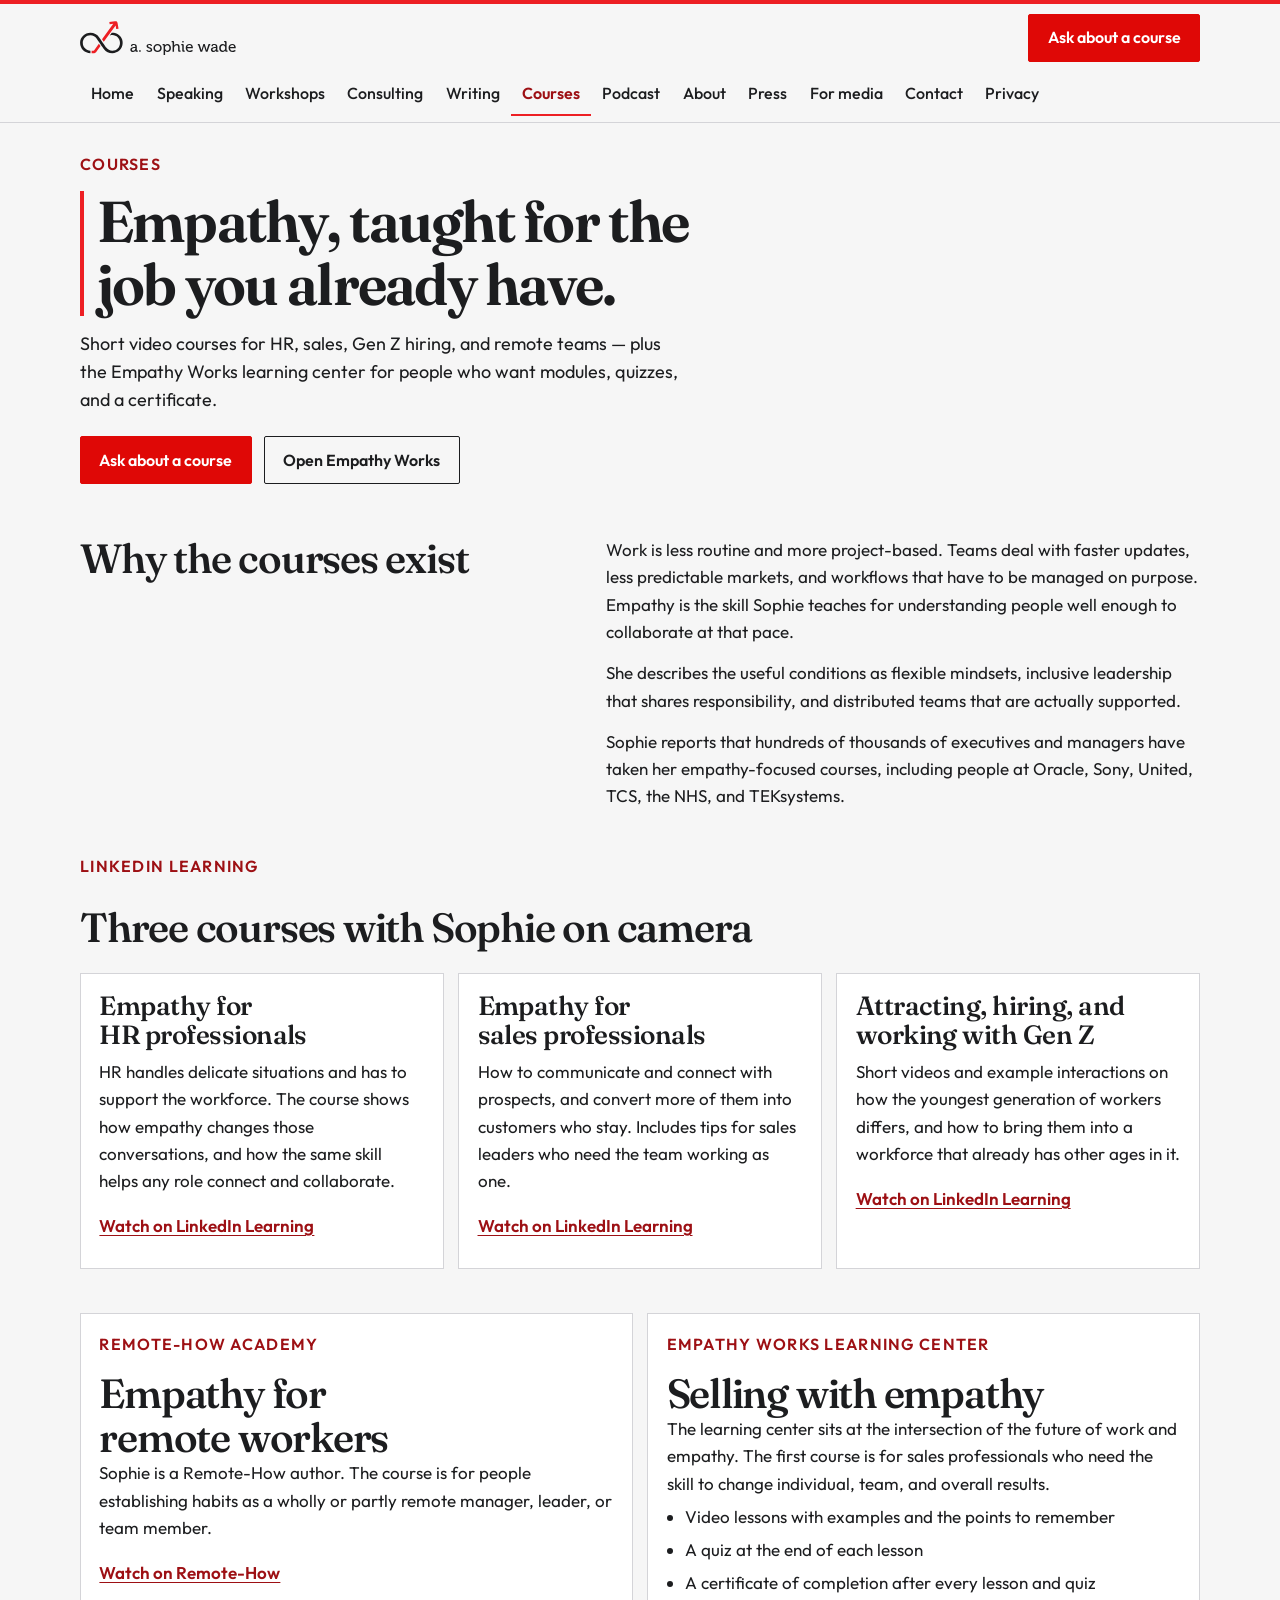
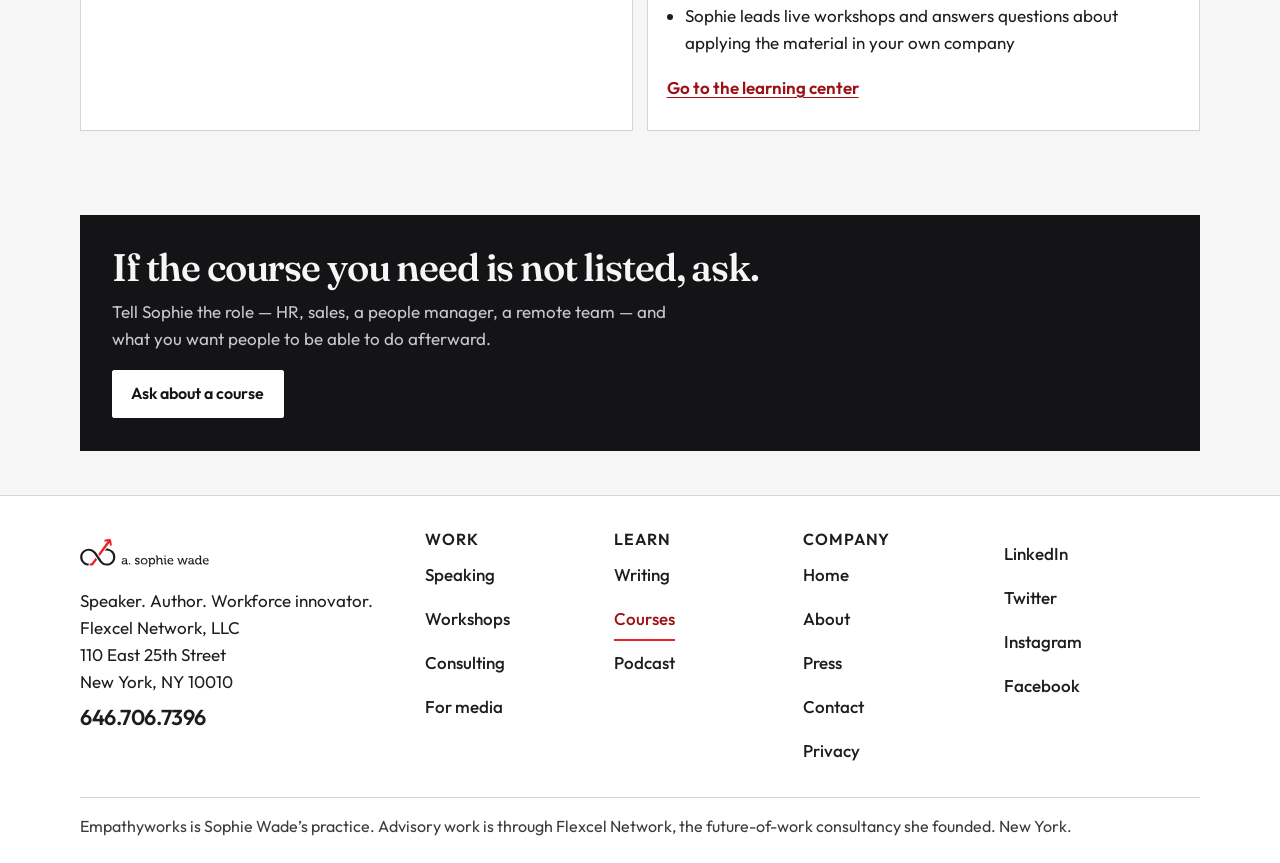
<file: courses.html>
<!DOCTYPE html>
<html lang="en">
<head>
  <meta charset="utf-8">
  <meta name="viewport" content="width=device-width, initial-scale=1">
  <title>Courses · Empathyworks</title>
  <meta name="description" content="Sophie Wade’s empathy courses on LinkedIn Learning, Remote-How, and the Empathy Works learning center, including Selling with Empathy.">
  <meta name="theme-color" content="#ED1F24">
  <meta property="og:title" content="Courses · Empathyworks">
  <meta property="og:description" content="Sophie Wade’s empathy courses on LinkedIn Learning, Remote-How, and the Empathy Works learning center, including Selling with Empathy.">
  <meta property="og:type" content="website">
  <meta property="og:image" content="assets/sophie-wade.jpg">
  <link rel="icon" href="assets/favicon.svg" type="image/svg+xml">
  <link rel="preconnect" href="https://fonts.googleapis.com">
  <link rel="preconnect" href="https://fonts.gstatic.com" crossorigin>
  <link href="https://fonts.googleapis.com/css2?family=Fraunces:ital,opsz,wght@0,9..144,560;0,9..144,640;1,9..144,560&amp;family=Outfit:wght@400;500;600&amp;display=swap" rel="stylesheet">
  <link rel="stylesheet" href="styles.css">
</head>
<body class="">
  <a class="skip" href="#main">Skip to content</a>
  <header class="site-header">
    <input class="nav-toggle" type="checkbox" id="nav-toggle">
    <div class="bar">
      <a class="brand" href="index.html">
        <svg class="logo" viewBox="0 0 414 90" fill="none" aria-hidden="true" focusable="false">
<path d="M106.9 40.5C103.3 36.3 98.4 33.2 92.8 31.8C90.6 31.2 87.1 30.6 84.3 31L78.9 38.4C81.9 37.5 85.8 37.3 85.8 37.3C96.9 37.5 106.1 46.3 106.1 58.4C106.1 70.2 97 78.9 85.9 78.9C79.2 78.9 73.4 75.6 69.6 70.5C69.4 70.2 50.6 42.7 50.6 42.7C45.7 35.6 37.1 31 27.6 31C12.5 31 0.200012 42.6 0.200012 57.9C0.200012 73.6 12.6 85.4 27.7 85.4V78.9C16.6 78.7 7.40001 69.9 7.40001 57.9C7.40001 46.1 16.5 37.4 27.6 37.4C34.7 37.4 40.8 41.1 44.5 46.8C44.5 46.8 63.4 74.4 63.7 74.8C68.7 81.3 76.8 85.4 85.8 85.4C100.9 85.4 113.2 73.8 113.2 58.5C113.4 51.4 111 45.2 106.9 40.5Z" fill="currentColor"/>
<path d="M99.8 5.8C99.5 3.6 98.8 2 97.6 1.1C96.4 0.299998 94.7 0.100001 92.5 0.400001L77.8 2.5L78.8 8.8L88.3 7.3L58.5 48.4L63 54.8L94.6 12.1L96 21.4L102.3 20.4L99.8 5.8Z" fill="#ED1F24"/>
<path d="M38.2 76.7C36.9 78.5 35.4 78.9 33.3 78.9H30.8V85.4H34.7C40.2 85.4 41.6 84.5 44.8 79.4L54.5 66.3L50.1 60L38.2 76.7Z" fill="#ED1F24"/>
<path d="M146 68.9H146.9V68.7C146.9 65.1 145.6 63.8 142.4 63.8C141.4 63.8 139 64 139 65.4V66.6H135.3V64.6C135.3 61.2 140.4 60.7 142.4 60.7C149.1 60.7 150.8 64.2 150.8 68.7V77.4C150.8 78 151.1 78.3 151.7 78.3H153.4V81.7H149.7C147.9 81.7 147.1 80.8 147.1 79.3C147.1 78.6 147.2 78.1 147.2 78.1H147.1C147.1 78.1 145.5 82.2 140.6 82.2C137.1 82.2 133.6 80 133.6 75.9C133.6 69.3 142.5 68.9 146 68.9ZM141.4 79C144.7 79 146.9 75.5 146.9 72.5V71.8H145.9C142.9 71.8 137.6 72 137.6 75.7C137.6 77.4 138.8 79 141.4 79Z" fill="currentColor"/>
<path d="M157 77.5H161V81.7H157V77.5Z" fill="currentColor"/>
<path d="M178 75.9C178 75.9 180.4 78.9 184.2 78.9C186.1 78.9 187.8 78 187.8 76.3C187.8 72.6 176.6 73 176.6 66.4C176.6 62.5 180.1 60.6 184.2 60.6C186.7 60.6 190.9 61.5 190.9 64.6V66.5H187.4V65.5C187.4 64.3 185.6 63.8 184.3 63.8C182 63.8 180.5 64.6 180.5 66.2C180.5 70.1 191.7 69.2 191.7 76.1C191.7 79.8 188.5 82.1 184.1 82.1C178.6 82.1 175.9 78.5 175.9 78.5L178 75.9Z" fill="currentColor"/>
<path d="M205.8 60.7C211.9 60.7 216.9 65.2 216.9 71.4C216.9 77.7 211.9 82.2 205.8 82.2C199.7 82.2 194.8 77.7 194.8 71.4C194.8 65.2 199.7 60.7 205.8 60.7ZM205.8 78.8C209.7 78.8 212.9 75.7 212.9 71.4C212.9 67.1 209.7 64.1 205.8 64.1C201.9 64.1 198.8 67.1 198.8 71.4C198.8 75.7 201.9 78.8 205.8 78.8Z" fill="currentColor"/>
<path d="M221.8 65.4C221.8 64.8 221.5 64.5 220.9 64.5H219.2V61.1H222.9C224.7 61.1 225.4 61.9 225.4 63.2C225.4 63.8 225.4 64.3 225.4 64.3H225.5C225.5 64.3 227.2 60.6 232.3 60.6C237.8 60.6 241.4 65 241.4 71.4C241.4 77.9 237.4 82.2 232.1 82.2C227.6 82.2 225.8 78.9 225.8 78.9H225.7C225.7 78.9 225.8 79.6 225.8 80.7V89.8H221.9V65.4H221.8ZM231.4 78.8C234.6 78.8 237.3 76.1 237.3 71.5C237.3 67 234.9 64.2 231.5 64.2C228.5 64.2 225.6 66.4 225.6 71.6C225.6 75.1 227.6 78.8 231.4 78.8Z" fill="currentColor"/>
<path d="M245.8 57.3C245.8 56.7 245.5 56.4 244.9 56.4H243.2V53H247.1C248.9 53 249.7 53.8 249.7 55.5V63.5C249.7 64.5 249.6 65.2 249.6 65.2H249.7C250.6 63.2 253.2 60.6 257.3 60.6C262.1 60.6 264.3 63.2 264.3 68.5V77.4C264.3 78 264.6 78.3 265.2 78.3H266.9V81.7H263C261.2 81.7 260.4 80.9 260.4 79.1V69.4C260.4 66.5 259.8 64.2 256.5 64.2C253.4 64.2 250.9 66.3 250 69.3C249.7 70.1 249.6 71 249.6 72V81.6H245.7V57.3H245.8Z" fill="currentColor"/>
<path d="M271.4 65.4C271.4 64.8 271.1 64.5 270.5 64.5H268.8V61.1H272.7C274.5 61.1 275.3 61.9 275.3 63.7V77.4C275.3 78 275.6 78.3 276.2 78.3H277.9V81.7H274C272.2 81.7 271.4 80.9 271.4 79.1V65.4ZM271.5 53H275V57.1H271.5V53Z" fill="currentColor"/>
<path d="M290.7 60.7C296.5 60.7 299.6 65 299.6 70.3C299.6 70.8 299.5 71.9 299.5 71.9H284.5C284.7 76.3 287.9 78.8 291.6 78.8C295.1 78.8 297.6 76.4 297.6 76.4L299.3 79.2C299.3 79.2 296.3 82.2 291.4 82.2C284.9 82.2 280.5 77.5 280.5 71.4C280.4 64.9 284.9 60.7 290.7 60.7ZM295.5 69C295.4 65.6 293.2 63.8 290.7 63.8C287.7 63.8 285.3 65.6 284.7 69H295.5Z" fill="currentColor"/>
<path d="M314.5 65.3C314.3 64.7 313.9 64.5 313.2 64.5H312.6V61.1H315.1C316.9 61.1 317.6 61.5 318.1 63.3L321.8 75.5C322.1 76.6 322.3 77.7 322.3 77.7H322.4C322.4 77.7 322.6 76.6 323 75.5L327.4 61.2H331L335.5 75.5C335.8 76.6 336 77.7 336 77.7H336.1C336.1 77.7 336.3 76.6 336.6 75.5L340.2 63.3C340.7 61.6 341.5 61.1 343.3 61.1H345.7V64.5H345.1C344.5 64.5 344 64.7 343.8 65.3L338.4 81.7H334L329.7 68.5C329.4 67.4 329.1 66.3 329.1 66.3H329C329 66.3 328.8 67.5 328.4 68.5L324.2 81.7H319.7L314.5 65.3Z" fill="currentColor"/>
<path d="M359.8 68.9H360.7V68.7C360.7 65.1 359.4 63.8 356.2 63.8C355.2 63.8 352.8 64 352.8 65.4V66.6H349.1V64.6C349.1 61.2 354.2 60.7 356.2 60.7C362.9 60.7 364.6 64.2 364.6 68.7V77.4C364.6 78 364.9 78.3 365.5 78.3H367.2V81.7H363.5C361.7 81.7 360.9 80.8 360.9 79.3C360.9 78.6 361 78.1 361 78.1H360.9C360.9 78.1 359.3 82.2 354.4 82.2C350.9 82.2 347.4 80 347.4 75.9C347.4 69.3 356.4 68.9 359.8 68.9ZM355.3 79C358.6 79 360.8 75.5 360.8 72.5V71.8H359.8C356.8 71.8 351.5 72 351.5 75.7C351.4 77.4 352.7 79 355.3 79Z" fill="currentColor"/>
<path d="M378.8 60.7C383.6 60.7 385.1 63.9 385.1 63.9H385.2C385.2 63.9 385.1 63.3 385.1 62.5V57.3C385.1 56.7 384.8 56.4 384.2 56.4H382.5V53H386.4C388.2 53 389 53.8 389 55.6V77.4C389 78 389.3 78.3 389.9 78.3H391.6V81.7H387.8C386 81.7 385.3 80.9 385.3 79.5C385.3 78.9 385.3 78.4 385.3 78.4H385.2C385.2 78.4 383.5 82.1 378.5 82.1C372.9 82.1 369.4 77.7 369.4 71.3C369.5 64.9 373.4 60.7 378.8 60.7ZM385.3 71.4C385.3 67.7 383.4 64.1 379.5 64.1C376.3 64.1 373.6 66.8 373.6 71.4C373.6 75.9 376 78.7 379.4 78.7C382.4 78.8 385.3 76.6 385.3 71.4Z" fill="currentColor"/>
<path d="M404.4 60.7C410.2 60.7 413.3 65 413.3 70.3C413.3 70.8 413.2 71.9 413.2 71.9H398.2C398.4 76.3 401.6 78.8 405.3 78.8C408.8 78.8 411.3 76.4 411.3 76.4L413 79.2C413 79.2 410 82.2 405.1 82.2C398.6 82.2 394.2 77.5 394.2 71.4C394 64.9 398.5 60.7 404.4 60.7ZM409.1 69C409 65.6 406.8 63.8 404.3 63.8C401.3 63.8 398.9 65.6 398.3 69H409.1Z" fill="currentColor"/>
</svg>

        <span class="vh">Empathyworks home</span>
      </a>
      <div class="bar-end">
        <a class="btn btn-primary header-cta" href="contact.html?topic=courses">Ask about a course</a>
        <label class="menu-btn" for="nav-toggle">
          <span class="menu-icon" aria-hidden="true"></span>
          <span class="menu-label"><span class="when-closed">Menu</span><span class="when-open">Close</span></span>
        </label>
      </div>
    </div>
    <nav class="nav-panel" id="site-nav" aria-label="Primary">
      <ul class="nav-list">
        <li><a class="nav-link" href="index.html">Home</a></li>
<li><a class="nav-link" href="speaking.html">Speaking</a></li>
<li><a class="nav-link" href="workshops.html">Workshops</a></li>
<li><a class="nav-link" href="consulting.html">Consulting</a></li>
<li><a class="nav-link" href="writing.html">Writing</a></li>
<li><a class="nav-link" href="courses.html" aria-current="page">Courses</a></li>
<li><a class="nav-link" href="podcast.html">Podcast</a></li>
<li><a class="nav-link" href="about.html">About</a></li>
<li><a class="nav-link" href="press.html">Press</a></li>
<li><a class="nav-link" href="media.html">For media</a></li>
<li><a class="nav-link" href="contact.html">Contact</a></li>
<li><a class="nav-link" href="privacy.html">Privacy</a></li>
      </ul>
    </nav>
  </header>
  <main id="main">
    
<section class="page-hero">
  <div class="wrap">
    <p class="kicker">Courses</p>
    <h1>Empathy, taught for the job you already have.</h1>
    <p class="lede">Short video courses for HR, sales, Gen Z hiring, and remote teams — plus the Empathy Works learning center for people who want modules, quizzes, and a certificate.</p>
    <div class="hero-actions">
      <a class="btn btn-primary" href="contact.html?topic=courses">Ask about a course</a>
      <a class="btn btn-ghost" href="https://empathyworks.learnworlds.com/" rel="noopener noreferrer">Open Empathy Works</a>
    </div>
  </div>
</section>
<section class="section">
  <div class="wrap split">
    <div>
      <h2>Why the courses exist</h2>
    </div>
    <div class="stack">
      <p>Work is less routine and more project-based. Teams deal with faster updates, less predictable markets, and workflows that have to be managed on purpose. Empathy is the skill Sophie teaches for understanding people well enough to collaborate at that pace.</p>
      <p>She describes the useful conditions as flexible mindsets, inclusive leadership that shares responsibility, and distributed teams that are actually supported.</p>
      <p>Sophie reports that hundreds of thousands of executives and managers have taken her empathy-focused courses, including people at Oracle, Sony, United, TCS, the NHS, and TEKsystems.</p>
    </div>
  </div>
</section>
<section class="section" style="padding-top:0">
  <div class="wrap">
    <div class="section-head">
      <p class="kicker">LinkedIn Learning</p>
      <h2>Three courses with Sophie on camera</h2>
    </div>
    <div class="cards cols-3">
      <article class="card">
        <h3>Empathy for HR professionals</h3>
        <p>HR handles delicate situations and has to support the workforce. The course shows how empathy changes those conversations, and how the same skill helps any role connect and collaborate.</p>
        <a class="more" href="https://www.linkedin.com/learning/empathy-tips-for-hr-professionals/how-empathy-works" rel="noopener noreferrer">Watch on LinkedIn Learning</a>
      </article>
      <article class="card">
        <h3>Empathy for sales professionals</h3>
        <p>How to communicate and connect with prospects, and convert more of them into customers who stay. Includes tips for sales leaders who need the team working as one.</p>
        <a class="more" href="https://www.linkedin.com/learning/empathy-for-sales-professionals/empathy-in-action" rel="noopener noreferrer">Watch on LinkedIn Learning</a>
      </article>
      <article class="card">
        <h3>Attracting, hiring, and working with Gen Z</h3>
        <p>Short videos and example interactions on how the youngest generation of workers differs, and how to bring them into a workforce that already has other ages in it.</p>
        <a class="more" href="https://www.linkedin.com/learning/attracting-hiring-and-working-with-gen-z/key-ways-generation-z-differs" rel="noopener noreferrer">Watch on LinkedIn Learning</a>
      </article>
    </div>
  </div>
</section>
<section class="section" style="padding-top:0">
  <div class="wrap cards cols-2">
    <article class="card" id="remote">
      <p class="kicker">Remote-How Academy</p>
      <h2>Empathy for remote workers</h2>
      <p>Sophie is a Remote-How author. The course is for people establishing habits as a wholly or partly remote manager, leader, or team member.</p>
      <a class="more" href="https://remote-how.com/individual/academy/" rel="noopener noreferrer">Watch on Remote-How</a>
    </article>
    <article class="card" id="learning-center">
      <p class="kicker">Empathy Works learning center</p>
      <h2>Selling with empathy</h2>
      <p>The learning center sits at the intersection of the future of work and empathy. The first course is for sales professionals who need the skill to change individual, team, and overall results.</p>
      <ul class="check-list">
        <li>Video lessons with examples and the points to remember</li>
        <li>A quiz at the end of each lesson</li>
        <li>A certificate of completion after every lesson and quiz</li>
        <li>Sophie leads live workshops and answers questions about applying the material in your own company</li>
      </ul>
      <a class="more" href="https://empathyworks.learnworlds.com/" rel="noopener noreferrer">Go to the learning center</a>
    </article>
  </div>
</section>

<section class="enquiry" aria-label="Enquiry">
  <div class="wrap">
    <div class="enquiry-box">
      <h2>If the course you need is not listed, ask.</h2>
      <p>Tell Sophie the role — HR, sales, a people manager, a remote team — and what you want people to be able to do afterward.</p>
      <a class="btn btn-on-band" href="contact.html?topic=courses">Ask about a course</a>
    </div>
  </div>
</section>

  </main>
  <footer class="site-footer">
    <div class="wrap footer-grid">
      <div class="footer-brand">
        <a class="brand" href="index.html"><svg class="logo" viewBox="0 0 414 90" fill="none" aria-hidden="true" focusable="false">
<path d="M106.9 40.5C103.3 36.3 98.4 33.2 92.8 31.8C90.6 31.2 87.1 30.6 84.3 31L78.9 38.4C81.9 37.5 85.8 37.3 85.8 37.3C96.9 37.5 106.1 46.3 106.1 58.4C106.1 70.2 97 78.9 85.9 78.9C79.2 78.9 73.4 75.6 69.6 70.5C69.4 70.2 50.6 42.7 50.6 42.7C45.7 35.6 37.1 31 27.6 31C12.5 31 0.200012 42.6 0.200012 57.9C0.200012 73.6 12.6 85.4 27.7 85.4V78.9C16.6 78.7 7.40001 69.9 7.40001 57.9C7.40001 46.1 16.5 37.4 27.6 37.4C34.7 37.4 40.8 41.1 44.5 46.8C44.5 46.8 63.4 74.4 63.7 74.8C68.7 81.3 76.8 85.4 85.8 85.4C100.9 85.4 113.2 73.8 113.2 58.5C113.4 51.4 111 45.2 106.9 40.5Z" fill="currentColor"/>
<path d="M99.8 5.8C99.5 3.6 98.8 2 97.6 1.1C96.4 0.299998 94.7 0.100001 92.5 0.400001L77.8 2.5L78.8 8.8L88.3 7.3L58.5 48.4L63 54.8L94.6 12.1L96 21.4L102.3 20.4L99.8 5.8Z" fill="#ED1F24"/>
<path d="M38.2 76.7C36.9 78.5 35.4 78.9 33.3 78.9H30.8V85.4H34.7C40.2 85.4 41.6 84.5 44.8 79.4L54.5 66.3L50.1 60L38.2 76.7Z" fill="#ED1F24"/>
<path d="M146 68.9H146.9V68.7C146.9 65.1 145.6 63.8 142.4 63.8C141.4 63.8 139 64 139 65.4V66.6H135.3V64.6C135.3 61.2 140.4 60.7 142.4 60.7C149.1 60.7 150.8 64.2 150.8 68.7V77.4C150.8 78 151.1 78.3 151.7 78.3H153.4V81.7H149.7C147.9 81.7 147.1 80.8 147.1 79.3C147.1 78.6 147.2 78.1 147.2 78.1H147.1C147.1 78.1 145.5 82.2 140.6 82.2C137.1 82.2 133.6 80 133.6 75.9C133.6 69.3 142.5 68.9 146 68.9ZM141.4 79C144.7 79 146.9 75.5 146.9 72.5V71.8H145.9C142.9 71.8 137.6 72 137.6 75.7C137.6 77.4 138.8 79 141.4 79Z" fill="currentColor"/>
<path d="M157 77.5H161V81.7H157V77.5Z" fill="currentColor"/>
<path d="M178 75.9C178 75.9 180.4 78.9 184.2 78.9C186.1 78.9 187.8 78 187.8 76.3C187.8 72.6 176.6 73 176.6 66.4C176.6 62.5 180.1 60.6 184.2 60.6C186.7 60.6 190.9 61.5 190.9 64.6V66.5H187.4V65.5C187.4 64.3 185.6 63.8 184.3 63.8C182 63.8 180.5 64.6 180.5 66.2C180.5 70.1 191.7 69.2 191.7 76.1C191.7 79.8 188.5 82.1 184.1 82.1C178.6 82.1 175.9 78.5 175.9 78.5L178 75.9Z" fill="currentColor"/>
<path d="M205.8 60.7C211.9 60.7 216.9 65.2 216.9 71.4C216.9 77.7 211.9 82.2 205.8 82.2C199.7 82.2 194.8 77.7 194.8 71.4C194.8 65.2 199.7 60.7 205.8 60.7ZM205.8 78.8C209.7 78.8 212.9 75.7 212.9 71.4C212.9 67.1 209.7 64.1 205.8 64.1C201.9 64.1 198.8 67.1 198.8 71.4C198.8 75.7 201.9 78.8 205.8 78.8Z" fill="currentColor"/>
<path d="M221.8 65.4C221.8 64.8 221.5 64.5 220.9 64.5H219.2V61.1H222.9C224.7 61.1 225.4 61.9 225.4 63.2C225.4 63.8 225.4 64.3 225.4 64.3H225.5C225.5 64.3 227.2 60.6 232.3 60.6C237.8 60.6 241.4 65 241.4 71.4C241.4 77.9 237.4 82.2 232.1 82.2C227.6 82.2 225.8 78.9 225.8 78.9H225.7C225.7 78.9 225.8 79.6 225.8 80.7V89.8H221.9V65.4H221.8ZM231.4 78.8C234.6 78.8 237.3 76.1 237.3 71.5C237.3 67 234.9 64.2 231.5 64.2C228.5 64.2 225.6 66.4 225.6 71.6C225.6 75.1 227.6 78.8 231.4 78.8Z" fill="currentColor"/>
<path d="M245.8 57.3C245.8 56.7 245.5 56.4 244.9 56.4H243.2V53H247.1C248.9 53 249.7 53.8 249.7 55.5V63.5C249.7 64.5 249.6 65.2 249.6 65.2H249.7C250.6 63.2 253.2 60.6 257.3 60.6C262.1 60.6 264.3 63.2 264.3 68.5V77.4C264.3 78 264.6 78.3 265.2 78.3H266.9V81.7H263C261.2 81.7 260.4 80.9 260.4 79.1V69.4C260.4 66.5 259.8 64.2 256.5 64.2C253.4 64.2 250.9 66.3 250 69.3C249.7 70.1 249.6 71 249.6 72V81.6H245.7V57.3H245.8Z" fill="currentColor"/>
<path d="M271.4 65.4C271.4 64.8 271.1 64.5 270.5 64.5H268.8V61.1H272.7C274.5 61.1 275.3 61.9 275.3 63.7V77.4C275.3 78 275.6 78.3 276.2 78.3H277.9V81.7H274C272.2 81.7 271.4 80.9 271.4 79.1V65.4ZM271.5 53H275V57.1H271.5V53Z" fill="currentColor"/>
<path d="M290.7 60.7C296.5 60.7 299.6 65 299.6 70.3C299.6 70.8 299.5 71.9 299.5 71.9H284.5C284.7 76.3 287.9 78.8 291.6 78.8C295.1 78.8 297.6 76.4 297.6 76.4L299.3 79.2C299.3 79.2 296.3 82.2 291.4 82.2C284.9 82.2 280.5 77.5 280.5 71.4C280.4 64.9 284.9 60.7 290.7 60.7ZM295.5 69C295.4 65.6 293.2 63.8 290.7 63.8C287.7 63.8 285.3 65.6 284.7 69H295.5Z" fill="currentColor"/>
<path d="M314.5 65.3C314.3 64.7 313.9 64.5 313.2 64.5H312.6V61.1H315.1C316.9 61.1 317.6 61.5 318.1 63.3L321.8 75.5C322.1 76.6 322.3 77.7 322.3 77.7H322.4C322.4 77.7 322.6 76.6 323 75.5L327.4 61.2H331L335.5 75.5C335.8 76.6 336 77.7 336 77.7H336.1C336.1 77.7 336.3 76.6 336.6 75.5L340.2 63.3C340.7 61.6 341.5 61.1 343.3 61.1H345.7V64.5H345.1C344.5 64.5 344 64.7 343.8 65.3L338.4 81.7H334L329.7 68.5C329.4 67.4 329.1 66.3 329.1 66.3H329C329 66.3 328.8 67.5 328.4 68.5L324.2 81.7H319.7L314.5 65.3Z" fill="currentColor"/>
<path d="M359.8 68.9H360.7V68.7C360.7 65.1 359.4 63.8 356.2 63.8C355.2 63.8 352.8 64 352.8 65.4V66.6H349.1V64.6C349.1 61.2 354.2 60.7 356.2 60.7C362.9 60.7 364.6 64.2 364.6 68.7V77.4C364.6 78 364.9 78.3 365.5 78.3H367.2V81.7H363.5C361.7 81.7 360.9 80.8 360.9 79.3C360.9 78.6 361 78.1 361 78.1H360.9C360.9 78.1 359.3 82.2 354.4 82.2C350.9 82.2 347.4 80 347.4 75.9C347.4 69.3 356.4 68.9 359.8 68.9ZM355.3 79C358.6 79 360.8 75.5 360.8 72.5V71.8H359.8C356.8 71.8 351.5 72 351.5 75.7C351.4 77.4 352.7 79 355.3 79Z" fill="currentColor"/>
<path d="M378.8 60.7C383.6 60.7 385.1 63.9 385.1 63.9H385.2C385.2 63.9 385.1 63.3 385.1 62.5V57.3C385.1 56.7 384.8 56.4 384.2 56.4H382.5V53H386.4C388.2 53 389 53.8 389 55.6V77.4C389 78 389.3 78.3 389.9 78.3H391.6V81.7H387.8C386 81.7 385.3 80.9 385.3 79.5C385.3 78.9 385.3 78.4 385.3 78.4H385.2C385.2 78.4 383.5 82.1 378.5 82.1C372.9 82.1 369.4 77.7 369.4 71.3C369.5 64.9 373.4 60.7 378.8 60.7ZM385.3 71.4C385.3 67.7 383.4 64.1 379.5 64.1C376.3 64.1 373.6 66.8 373.6 71.4C373.6 75.9 376 78.7 379.4 78.7C382.4 78.8 385.3 76.6 385.3 71.4Z" fill="currentColor"/>
<path d="M404.4 60.7C410.2 60.7 413.3 65 413.3 70.3C413.3 70.8 413.2 71.9 413.2 71.9H398.2C398.4 76.3 401.6 78.8 405.3 78.8C408.8 78.8 411.3 76.4 411.3 76.4L413 79.2C413 79.2 410 82.2 405.1 82.2C398.6 82.2 394.2 77.5 394.2 71.4C394 64.9 398.5 60.7 404.4 60.7ZM409.1 69C409 65.6 406.8 63.8 404.3 63.8C401.3 63.8 398.9 65.6 398.3 69H409.1Z" fill="currentColor"/>
</svg>
<span class="vh">Empathyworks home</span></a>
        <p>Speaker. Author. Workforce innovator.</p>
        <address>
          Flexcel Network, LLC<br>
          110 East 25th Street<br>
          New York, NY 10010
        </address>
        <a class="phone-link" href="tel:+16467067396">646.706.7396</a>
      </div>
      <nav class="footer-nav" aria-label="Footer">
        <div><h2>Work</h2><ul><li><a href="speaking.html">Speaking</a></li><li><a href="workshops.html">Workshops</a></li><li><a href="consulting.html">Consulting</a></li><li><a href="media.html">For media</a></li></ul></div><div><h2>Learn</h2><ul><li><a href="writing.html">Writing</a></li><li><a href="courses.html" aria-current="page">Courses</a></li><li><a href="podcast.html">Podcast</a></li></ul></div><div><h2>Company</h2><ul><li><a href="index.html">Home</a></li><li><a href="about.html">About</a></li><li><a href="press.html">Press</a></li><li><a href="contact.html">Contact</a></li><li><a href="privacy.html">Privacy</a></li></ul></div>
      </nav>
      <div>
        <h2 class="vh">Social</h2>
        <ul class="social-list">
          <li><a href="https://www.linkedin.com/in/sophie-wade-380b8/" rel="noopener noreferrer">LinkedIn</a></li>
          <li><a href="https://twitter.com/ASophieWade" rel="noopener noreferrer">Twitter</a></li>
          <li><a href="https://www.instagram.com/asophiewade/" rel="noopener noreferrer">Instagram</a></li>
          <li><a href="https://www.facebook.com/sophie.wade.507" rel="noopener noreferrer">Facebook</a></li>
        </ul>
      </div>
    </div>
    <div class="wrap">
      <p class="legal">Empathyworks is Sophie Wade’s practice. Advisory work is through Flexcel Network, the future-of-work consultancy she founded. New York.</p>
    </div>
  </footer>
  <div class="dock"><a class="btn btn-primary" href="contact.html?topic=courses">Ask about a course</a></div>
  <script src="site.js"></script>
</body>
</html>
</file>
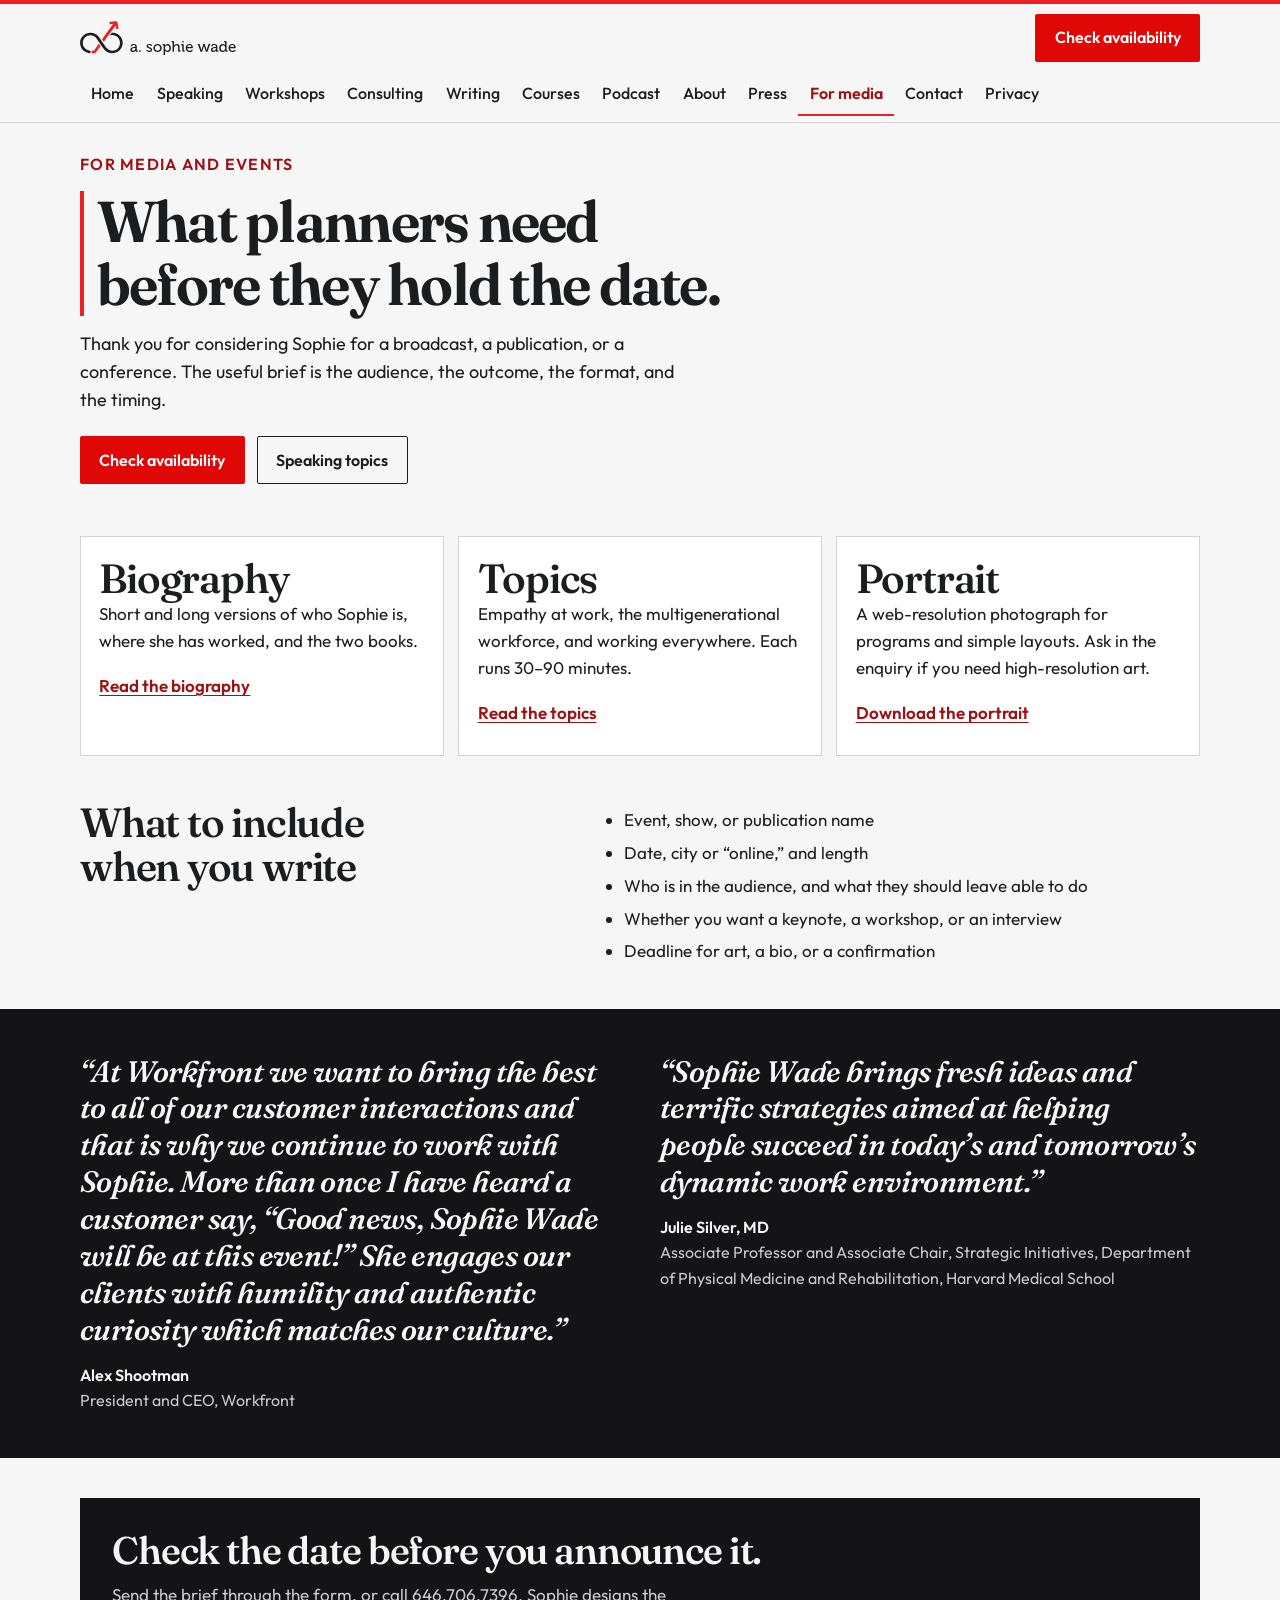
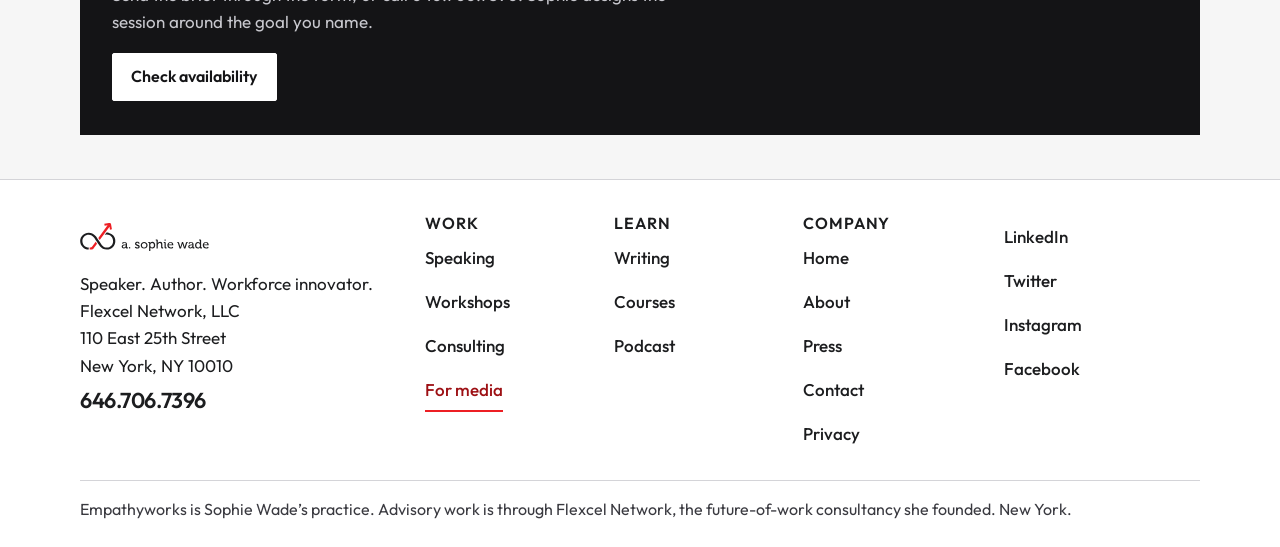
<file: media.html>
<!DOCTYPE html>
<html lang="en">
<head>
  <meta charset="utf-8">
  <meta name="viewport" content="width=device-width, initial-scale=1">
  <title>For media and event planners · Empathyworks</title>
  <meta name="description" content="Materials for booking Sophie Wade: biography, speaking topics, a web portrait, and how to check availability for an event or broadcast.">
  <meta name="theme-color" content="#ED1F24">
  <meta property="og:title" content="For media and event planners · Empathyworks">
  <meta property="og:description" content="Materials for booking Sophie Wade: biography, speaking topics, a web portrait, and how to check availability for an event or broadcast.">
  <meta property="og:type" content="website">
  <meta property="og:image" content="assets/sophie-wade.jpg">
  <link rel="icon" href="assets/favicon.svg" type="image/svg+xml">
  <link rel="preconnect" href="https://fonts.googleapis.com">
  <link rel="preconnect" href="https://fonts.gstatic.com" crossorigin>
  <link href="https://fonts.googleapis.com/css2?family=Fraunces:ital,opsz,wght@0,9..144,560;0,9..144,640;1,9..144,560&amp;family=Outfit:wght@400;500;600&amp;display=swap" rel="stylesheet">
  <link rel="stylesheet" href="styles.css">
</head>
<body class="">
  <a class="skip" href="#main">Skip to content</a>
  <header class="site-header">
    <input class="nav-toggle" type="checkbox" id="nav-toggle">
    <div class="bar">
      <a class="brand" href="index.html">
        <svg class="logo" viewBox="0 0 414 90" fill="none" aria-hidden="true" focusable="false">
<path d="M106.9 40.5C103.3 36.3 98.4 33.2 92.8 31.8C90.6 31.2 87.1 30.6 84.3 31L78.9 38.4C81.9 37.5 85.8 37.3 85.8 37.3C96.9 37.5 106.1 46.3 106.1 58.4C106.1 70.2 97 78.9 85.9 78.9C79.2 78.9 73.4 75.6 69.6 70.5C69.4 70.2 50.6 42.7 50.6 42.7C45.7 35.6 37.1 31 27.6 31C12.5 31 0.200012 42.6 0.200012 57.9C0.200012 73.6 12.6 85.4 27.7 85.4V78.9C16.6 78.7 7.40001 69.9 7.40001 57.9C7.40001 46.1 16.5 37.4 27.6 37.4C34.7 37.4 40.8 41.1 44.5 46.8C44.5 46.8 63.4 74.4 63.7 74.8C68.7 81.3 76.8 85.4 85.8 85.4C100.9 85.4 113.2 73.8 113.2 58.5C113.4 51.4 111 45.2 106.9 40.5Z" fill="currentColor"/>
<path d="M99.8 5.8C99.5 3.6 98.8 2 97.6 1.1C96.4 0.299998 94.7 0.100001 92.5 0.400001L77.8 2.5L78.8 8.8L88.3 7.3L58.5 48.4L63 54.8L94.6 12.1L96 21.4L102.3 20.4L99.8 5.8Z" fill="#ED1F24"/>
<path d="M38.2 76.7C36.9 78.5 35.4 78.9 33.3 78.9H30.8V85.4H34.7C40.2 85.4 41.6 84.5 44.8 79.4L54.5 66.3L50.1 60L38.2 76.7Z" fill="#ED1F24"/>
<path d="M146 68.9H146.9V68.7C146.9 65.1 145.6 63.8 142.4 63.8C141.4 63.8 139 64 139 65.4V66.6H135.3V64.6C135.3 61.2 140.4 60.7 142.4 60.7C149.1 60.7 150.8 64.2 150.8 68.7V77.4C150.8 78 151.1 78.3 151.7 78.3H153.4V81.7H149.7C147.9 81.7 147.1 80.8 147.1 79.3C147.1 78.6 147.2 78.1 147.2 78.1H147.1C147.1 78.1 145.5 82.2 140.6 82.2C137.1 82.2 133.6 80 133.6 75.9C133.6 69.3 142.5 68.9 146 68.9ZM141.4 79C144.7 79 146.9 75.5 146.9 72.5V71.8H145.9C142.9 71.8 137.6 72 137.6 75.7C137.6 77.4 138.8 79 141.4 79Z" fill="currentColor"/>
<path d="M157 77.5H161V81.7H157V77.5Z" fill="currentColor"/>
<path d="M178 75.9C178 75.9 180.4 78.9 184.2 78.9C186.1 78.9 187.8 78 187.8 76.3C187.8 72.6 176.6 73 176.6 66.4C176.6 62.5 180.1 60.6 184.2 60.6C186.7 60.6 190.9 61.5 190.9 64.6V66.5H187.4V65.5C187.4 64.3 185.6 63.8 184.3 63.8C182 63.8 180.5 64.6 180.5 66.2C180.5 70.1 191.7 69.2 191.7 76.1C191.7 79.8 188.5 82.1 184.1 82.1C178.6 82.1 175.9 78.5 175.9 78.5L178 75.9Z" fill="currentColor"/>
<path d="M205.8 60.7C211.9 60.7 216.9 65.2 216.9 71.4C216.9 77.7 211.9 82.2 205.8 82.2C199.7 82.2 194.8 77.7 194.8 71.4C194.8 65.2 199.7 60.7 205.8 60.7ZM205.8 78.8C209.7 78.8 212.9 75.7 212.9 71.4C212.9 67.1 209.7 64.1 205.8 64.1C201.9 64.1 198.8 67.1 198.8 71.4C198.8 75.7 201.9 78.8 205.8 78.8Z" fill="currentColor"/>
<path d="M221.8 65.4C221.8 64.8 221.5 64.5 220.9 64.5H219.2V61.1H222.9C224.7 61.1 225.4 61.9 225.4 63.2C225.4 63.8 225.4 64.3 225.4 64.3H225.5C225.5 64.3 227.2 60.6 232.3 60.6C237.8 60.6 241.4 65 241.4 71.4C241.4 77.9 237.4 82.2 232.1 82.2C227.6 82.2 225.8 78.9 225.8 78.9H225.7C225.7 78.9 225.8 79.6 225.8 80.7V89.8H221.9V65.4H221.8ZM231.4 78.8C234.6 78.8 237.3 76.1 237.3 71.5C237.3 67 234.9 64.2 231.5 64.2C228.5 64.2 225.6 66.4 225.6 71.6C225.6 75.1 227.6 78.8 231.4 78.8Z" fill="currentColor"/>
<path d="M245.8 57.3C245.8 56.7 245.5 56.4 244.9 56.4H243.2V53H247.1C248.9 53 249.7 53.8 249.7 55.5V63.5C249.7 64.5 249.6 65.2 249.6 65.2H249.7C250.6 63.2 253.2 60.6 257.3 60.6C262.1 60.6 264.3 63.2 264.3 68.5V77.4C264.3 78 264.6 78.3 265.2 78.3H266.9V81.7H263C261.2 81.7 260.4 80.9 260.4 79.1V69.4C260.4 66.5 259.8 64.2 256.5 64.2C253.4 64.2 250.9 66.3 250 69.3C249.7 70.1 249.6 71 249.6 72V81.6H245.7V57.3H245.8Z" fill="currentColor"/>
<path d="M271.4 65.4C271.4 64.8 271.1 64.5 270.5 64.5H268.8V61.1H272.7C274.5 61.1 275.3 61.9 275.3 63.7V77.4C275.3 78 275.6 78.3 276.2 78.3H277.9V81.7H274C272.2 81.7 271.4 80.9 271.4 79.1V65.4ZM271.5 53H275V57.1H271.5V53Z" fill="currentColor"/>
<path d="M290.7 60.7C296.5 60.7 299.6 65 299.6 70.3C299.6 70.8 299.5 71.9 299.5 71.9H284.5C284.7 76.3 287.9 78.8 291.6 78.8C295.1 78.8 297.6 76.4 297.6 76.4L299.3 79.2C299.3 79.2 296.3 82.2 291.4 82.2C284.9 82.2 280.5 77.5 280.5 71.4C280.4 64.9 284.9 60.7 290.7 60.7ZM295.5 69C295.4 65.6 293.2 63.8 290.7 63.8C287.7 63.8 285.3 65.6 284.7 69H295.5Z" fill="currentColor"/>
<path d="M314.5 65.3C314.3 64.7 313.9 64.5 313.2 64.5H312.6V61.1H315.1C316.9 61.1 317.6 61.5 318.1 63.3L321.8 75.5C322.1 76.6 322.3 77.7 322.3 77.7H322.4C322.4 77.7 322.6 76.6 323 75.5L327.4 61.2H331L335.5 75.5C335.8 76.6 336 77.7 336 77.7H336.1C336.1 77.7 336.3 76.6 336.6 75.5L340.2 63.3C340.7 61.6 341.5 61.1 343.3 61.1H345.7V64.5H345.1C344.5 64.5 344 64.7 343.8 65.3L338.4 81.7H334L329.7 68.5C329.4 67.4 329.1 66.3 329.1 66.3H329C329 66.3 328.8 67.5 328.4 68.5L324.2 81.7H319.7L314.5 65.3Z" fill="currentColor"/>
<path d="M359.8 68.9H360.7V68.7C360.7 65.1 359.4 63.8 356.2 63.8C355.2 63.8 352.8 64 352.8 65.4V66.6H349.1V64.6C349.1 61.2 354.2 60.7 356.2 60.7C362.9 60.7 364.6 64.2 364.6 68.7V77.4C364.6 78 364.9 78.3 365.5 78.3H367.2V81.7H363.5C361.7 81.7 360.9 80.8 360.9 79.3C360.9 78.6 361 78.1 361 78.1H360.9C360.9 78.1 359.3 82.2 354.4 82.2C350.9 82.2 347.4 80 347.4 75.9C347.4 69.3 356.4 68.9 359.8 68.9ZM355.3 79C358.6 79 360.8 75.5 360.8 72.5V71.8H359.8C356.8 71.8 351.5 72 351.5 75.7C351.4 77.4 352.7 79 355.3 79Z" fill="currentColor"/>
<path d="M378.8 60.7C383.6 60.7 385.1 63.9 385.1 63.9H385.2C385.2 63.9 385.1 63.3 385.1 62.5V57.3C385.1 56.7 384.8 56.4 384.2 56.4H382.5V53H386.4C388.2 53 389 53.8 389 55.6V77.4C389 78 389.3 78.3 389.9 78.3H391.6V81.7H387.8C386 81.7 385.3 80.9 385.3 79.5C385.3 78.9 385.3 78.4 385.3 78.4H385.2C385.2 78.4 383.5 82.1 378.5 82.1C372.9 82.1 369.4 77.7 369.4 71.3C369.5 64.9 373.4 60.7 378.8 60.7ZM385.3 71.4C385.3 67.7 383.4 64.1 379.5 64.1C376.3 64.1 373.6 66.8 373.6 71.4C373.6 75.9 376 78.7 379.4 78.7C382.4 78.8 385.3 76.6 385.3 71.4Z" fill="currentColor"/>
<path d="M404.4 60.7C410.2 60.7 413.3 65 413.3 70.3C413.3 70.8 413.2 71.9 413.2 71.9H398.2C398.4 76.3 401.6 78.8 405.3 78.8C408.8 78.8 411.3 76.4 411.3 76.4L413 79.2C413 79.2 410 82.2 405.1 82.2C398.6 82.2 394.2 77.5 394.2 71.4C394 64.9 398.5 60.7 404.4 60.7ZM409.1 69C409 65.6 406.8 63.8 404.3 63.8C401.3 63.8 398.9 65.6 398.3 69H409.1Z" fill="currentColor"/>
</svg>

        <span class="vh">Empathyworks home</span>
      </a>
      <div class="bar-end">
        <a class="btn btn-primary header-cta" href="contact.html?topic=media">Check availability</a>
        <label class="menu-btn" for="nav-toggle">
          <span class="menu-icon" aria-hidden="true"></span>
          <span class="menu-label"><span class="when-closed">Menu</span><span class="when-open">Close</span></span>
        </label>
      </div>
    </div>
    <nav class="nav-panel" id="site-nav" aria-label="Primary">
      <ul class="nav-list">
        <li><a class="nav-link" href="index.html">Home</a></li>
<li><a class="nav-link" href="speaking.html">Speaking</a></li>
<li><a class="nav-link" href="workshops.html">Workshops</a></li>
<li><a class="nav-link" href="consulting.html">Consulting</a></li>
<li><a class="nav-link" href="writing.html">Writing</a></li>
<li><a class="nav-link" href="courses.html">Courses</a></li>
<li><a class="nav-link" href="podcast.html">Podcast</a></li>
<li><a class="nav-link" href="about.html">About</a></li>
<li><a class="nav-link" href="press.html">Press</a></li>
<li><a class="nav-link" href="media.html" aria-current="page">For media</a></li>
<li><a class="nav-link" href="contact.html">Contact</a></li>
<li><a class="nav-link" href="privacy.html">Privacy</a></li>
      </ul>
    </nav>
  </header>
  <main id="main">
    
<section class="page-hero">
  <div class="wrap">
    <p class="kicker">For media and events</p>
    <h1>What planners need before they hold the date.</h1>
    <p class="lede">Thank you for considering Sophie for a broadcast, a publication, or a conference. The useful brief is the audience, the outcome, the format, and the timing.</p>
    <div class="hero-actions">
      <a class="btn btn-primary" href="contact.html?topic=media">Check availability</a>
      <a class="btn btn-ghost" href="speaking.html">Speaking topics</a>
    </div>
  </div>
</section>
<section class="section">
  <div class="wrap cards cols-3">
    <article class="card">
      <h2>Biography</h2>
      <p>Short and long versions of who Sophie is, where she has worked, and the two books.</p>
      <a class="more" href="about.html">Read the biography</a>
    </article>
    <article class="card">
      <h2>Topics</h2>
      <p>Empathy at work, the multigenerational workforce, and working everywhere. Each runs 30–90 minutes.</p>
      <a class="more" href="speaking.html#topics">Read the topics</a>
    </article>
    <article class="card">
      <h2>Portrait</h2>
      <p>A web-resolution photograph for programs and simple layouts. Ask in the enquiry if you need high-resolution art.</p>
      <a class="more" href="assets/sophie-wade.jpg" download>Download the portrait</a>
    </article>
  </div>
</section>
<section class="section" style="padding-top:0">
  <div class="wrap split">
    <div>
      <h2>What to include when you write</h2>
    </div>
    <ul class="check-list">
      <li>Event, show, or publication name</li>
      <li>Date, city or “online,” and length</li>
      <li>Who is in the audience, and what they should leave able to do</li>
      <li>Whether you want a keynote, a workshop, or an interview</li>
      <li>Deadline for art, a bio, or a confirmation</li>
    </ul>
  </div>
</section>
<section class="band">
  <div class="wrap quotes two">
    <figure>
      <blockquote>“At Workfront we want to bring the best to all of our customer interactions and that is why we continue to work with Sophie. More than once I have heard a customer say, “Good news, Sophie Wade will be at this event!” She engages our clients with humility and authentic curiosity which matches our culture.”</blockquote>
      <figcaption><strong>Alex Shootman</strong> President and CEO, Workfront</figcaption>
    </figure>
    <figure>
      <blockquote>“Sophie Wade brings fresh ideas and terrific strategies aimed at helping people succeed in today’s and tomorrow’s dynamic work environment.”</blockquote>
      <figcaption><strong>Julie Silver, MD</strong> Associate Professor and Associate Chair, Strategic Initiatives, Department of Physical Medicine and Rehabilitation, Harvard Medical School</figcaption>
    </figure>
  </div>
</section>

<section class="enquiry" aria-label="Enquiry">
  <div class="wrap">
    <div class="enquiry-box">
      <h2>Check the date before you announce it.</h2>
      <p>Send the brief through the form, or call 646.706.7396. Sophie designs the session around the goal you name.</p>
      <a class="btn btn-on-band" href="contact.html?topic=media">Check availability</a>
    </div>
  </div>
</section>

  </main>
  <footer class="site-footer">
    <div class="wrap footer-grid">
      <div class="footer-brand">
        <a class="brand" href="index.html"><svg class="logo" viewBox="0 0 414 90" fill="none" aria-hidden="true" focusable="false">
<path d="M106.9 40.5C103.3 36.3 98.4 33.2 92.8 31.8C90.6 31.2 87.1 30.6 84.3 31L78.9 38.4C81.9 37.5 85.8 37.3 85.8 37.3C96.9 37.5 106.1 46.3 106.1 58.4C106.1 70.2 97 78.9 85.9 78.9C79.2 78.9 73.4 75.6 69.6 70.5C69.4 70.2 50.6 42.7 50.6 42.7C45.7 35.6 37.1 31 27.6 31C12.5 31 0.200012 42.6 0.200012 57.9C0.200012 73.6 12.6 85.4 27.7 85.4V78.9C16.6 78.7 7.40001 69.9 7.40001 57.9C7.40001 46.1 16.5 37.4 27.6 37.4C34.7 37.4 40.8 41.1 44.5 46.8C44.5 46.8 63.4 74.4 63.7 74.8C68.7 81.3 76.8 85.4 85.8 85.4C100.9 85.4 113.2 73.8 113.2 58.5C113.4 51.4 111 45.2 106.9 40.5Z" fill="currentColor"/>
<path d="M99.8 5.8C99.5 3.6 98.8 2 97.6 1.1C96.4 0.299998 94.7 0.100001 92.5 0.400001L77.8 2.5L78.8 8.8L88.3 7.3L58.5 48.4L63 54.8L94.6 12.1L96 21.4L102.3 20.4L99.8 5.8Z" fill="#ED1F24"/>
<path d="M38.2 76.7C36.9 78.5 35.4 78.9 33.3 78.9H30.8V85.4H34.7C40.2 85.4 41.6 84.5 44.8 79.4L54.5 66.3L50.1 60L38.2 76.7Z" fill="#ED1F24"/>
<path d="M146 68.9H146.9V68.7C146.9 65.1 145.6 63.8 142.4 63.8C141.4 63.8 139 64 139 65.4V66.6H135.3V64.6C135.3 61.2 140.4 60.7 142.4 60.7C149.1 60.7 150.8 64.2 150.8 68.7V77.4C150.8 78 151.1 78.3 151.7 78.3H153.4V81.7H149.7C147.9 81.7 147.1 80.8 147.1 79.3C147.1 78.6 147.2 78.1 147.2 78.1H147.1C147.1 78.1 145.5 82.2 140.6 82.2C137.1 82.2 133.6 80 133.6 75.9C133.6 69.3 142.5 68.9 146 68.9ZM141.4 79C144.7 79 146.9 75.5 146.9 72.5V71.8H145.9C142.9 71.8 137.6 72 137.6 75.7C137.6 77.4 138.8 79 141.4 79Z" fill="currentColor"/>
<path d="M157 77.5H161V81.7H157V77.5Z" fill="currentColor"/>
<path d="M178 75.9C178 75.9 180.4 78.9 184.2 78.9C186.1 78.9 187.8 78 187.8 76.3C187.8 72.6 176.6 73 176.6 66.4C176.6 62.5 180.1 60.6 184.2 60.6C186.7 60.6 190.9 61.5 190.9 64.6V66.5H187.4V65.5C187.4 64.3 185.6 63.8 184.3 63.8C182 63.8 180.5 64.6 180.5 66.2C180.5 70.1 191.7 69.2 191.7 76.1C191.7 79.8 188.5 82.1 184.1 82.1C178.6 82.1 175.9 78.5 175.9 78.5L178 75.9Z" fill="currentColor"/>
<path d="M205.8 60.7C211.9 60.7 216.9 65.2 216.9 71.4C216.9 77.7 211.9 82.2 205.8 82.2C199.7 82.2 194.8 77.7 194.8 71.4C194.8 65.2 199.7 60.7 205.8 60.7ZM205.8 78.8C209.7 78.8 212.9 75.7 212.9 71.4C212.9 67.1 209.7 64.1 205.8 64.1C201.9 64.1 198.8 67.1 198.8 71.4C198.8 75.7 201.9 78.8 205.8 78.8Z" fill="currentColor"/>
<path d="M221.8 65.4C221.8 64.8 221.5 64.5 220.9 64.5H219.2V61.1H222.9C224.7 61.1 225.4 61.9 225.4 63.2C225.4 63.8 225.4 64.3 225.4 64.3H225.5C225.5 64.3 227.2 60.6 232.3 60.6C237.8 60.6 241.4 65 241.4 71.4C241.4 77.9 237.4 82.2 232.1 82.2C227.6 82.2 225.8 78.9 225.8 78.9H225.7C225.7 78.9 225.8 79.6 225.8 80.7V89.8H221.9V65.4H221.8ZM231.4 78.8C234.6 78.8 237.3 76.1 237.3 71.5C237.3 67 234.9 64.2 231.5 64.2C228.5 64.2 225.6 66.4 225.6 71.6C225.6 75.1 227.6 78.8 231.4 78.8Z" fill="currentColor"/>
<path d="M245.8 57.3C245.8 56.7 245.5 56.4 244.9 56.4H243.2V53H247.1C248.9 53 249.7 53.8 249.7 55.5V63.5C249.7 64.5 249.6 65.2 249.6 65.2H249.7C250.6 63.2 253.2 60.6 257.3 60.6C262.1 60.6 264.3 63.2 264.3 68.5V77.4C264.3 78 264.6 78.3 265.2 78.3H266.9V81.7H263C261.2 81.7 260.4 80.9 260.4 79.1V69.4C260.4 66.5 259.8 64.2 256.5 64.2C253.4 64.2 250.9 66.3 250 69.3C249.7 70.1 249.6 71 249.6 72V81.6H245.7V57.3H245.8Z" fill="currentColor"/>
<path d="M271.4 65.4C271.4 64.8 271.1 64.5 270.5 64.5H268.8V61.1H272.7C274.5 61.1 275.3 61.9 275.3 63.7V77.4C275.3 78 275.6 78.3 276.2 78.3H277.9V81.7H274C272.2 81.7 271.4 80.9 271.4 79.1V65.4ZM271.5 53H275V57.1H271.5V53Z" fill="currentColor"/>
<path d="M290.7 60.7C296.5 60.7 299.6 65 299.6 70.3C299.6 70.8 299.5 71.9 299.5 71.9H284.5C284.7 76.3 287.9 78.8 291.6 78.8C295.1 78.8 297.6 76.4 297.6 76.4L299.3 79.2C299.3 79.2 296.3 82.2 291.4 82.2C284.9 82.2 280.5 77.5 280.5 71.4C280.4 64.9 284.9 60.7 290.7 60.7ZM295.5 69C295.4 65.6 293.2 63.8 290.7 63.8C287.7 63.8 285.3 65.6 284.7 69H295.5Z" fill="currentColor"/>
<path d="M314.5 65.3C314.3 64.7 313.9 64.5 313.2 64.5H312.6V61.1H315.1C316.9 61.1 317.6 61.5 318.1 63.3L321.8 75.5C322.1 76.6 322.3 77.7 322.3 77.7H322.4C322.4 77.7 322.6 76.6 323 75.5L327.4 61.2H331L335.5 75.5C335.8 76.6 336 77.7 336 77.7H336.1C336.1 77.7 336.3 76.6 336.6 75.5L340.2 63.3C340.7 61.6 341.5 61.1 343.3 61.1H345.7V64.5H345.1C344.5 64.5 344 64.7 343.8 65.3L338.4 81.7H334L329.7 68.5C329.4 67.4 329.1 66.3 329.1 66.3H329C329 66.3 328.8 67.5 328.4 68.5L324.2 81.7H319.7L314.5 65.3Z" fill="currentColor"/>
<path d="M359.8 68.9H360.7V68.7C360.7 65.1 359.4 63.8 356.2 63.8C355.2 63.8 352.8 64 352.8 65.4V66.6H349.1V64.6C349.1 61.2 354.2 60.7 356.2 60.7C362.9 60.7 364.6 64.2 364.6 68.7V77.4C364.6 78 364.9 78.3 365.5 78.3H367.2V81.7H363.5C361.7 81.7 360.9 80.8 360.9 79.3C360.9 78.6 361 78.1 361 78.1H360.9C360.9 78.1 359.3 82.2 354.4 82.2C350.9 82.2 347.4 80 347.4 75.9C347.4 69.3 356.4 68.9 359.8 68.9ZM355.3 79C358.6 79 360.8 75.5 360.8 72.5V71.8H359.8C356.8 71.8 351.5 72 351.5 75.7C351.4 77.4 352.7 79 355.3 79Z" fill="currentColor"/>
<path d="M378.8 60.7C383.6 60.7 385.1 63.9 385.1 63.9H385.2C385.2 63.9 385.1 63.3 385.1 62.5V57.3C385.1 56.7 384.8 56.4 384.2 56.4H382.5V53H386.4C388.2 53 389 53.8 389 55.6V77.4C389 78 389.3 78.3 389.9 78.3H391.6V81.7H387.8C386 81.7 385.3 80.9 385.3 79.5C385.3 78.9 385.3 78.4 385.3 78.4H385.2C385.2 78.4 383.5 82.1 378.5 82.1C372.9 82.1 369.4 77.7 369.4 71.3C369.5 64.9 373.4 60.7 378.8 60.7ZM385.3 71.4C385.3 67.7 383.4 64.1 379.5 64.1C376.3 64.1 373.6 66.8 373.6 71.4C373.6 75.9 376 78.7 379.4 78.7C382.4 78.8 385.3 76.6 385.3 71.4Z" fill="currentColor"/>
<path d="M404.4 60.7C410.2 60.7 413.3 65 413.3 70.3C413.3 70.8 413.2 71.9 413.2 71.9H398.2C398.4 76.3 401.6 78.8 405.3 78.8C408.8 78.8 411.3 76.4 411.3 76.4L413 79.2C413 79.2 410 82.2 405.1 82.2C398.6 82.2 394.2 77.5 394.2 71.4C394 64.9 398.5 60.7 404.4 60.7ZM409.1 69C409 65.6 406.8 63.8 404.3 63.8C401.3 63.8 398.9 65.6 398.3 69H409.1Z" fill="currentColor"/>
</svg>
<span class="vh">Empathyworks home</span></a>
        <p>Speaker. Author. Workforce innovator.</p>
        <address>
          Flexcel Network, LLC<br>
          110 East 25th Street<br>
          New York, NY 10010
        </address>
        <a class="phone-link" href="tel:+16467067396">646.706.7396</a>
      </div>
      <nav class="footer-nav" aria-label="Footer">
        <div><h2>Work</h2><ul><li><a href="speaking.html">Speaking</a></li><li><a href="workshops.html">Workshops</a></li><li><a href="consulting.html">Consulting</a></li><li><a href="media.html" aria-current="page">For media</a></li></ul></div><div><h2>Learn</h2><ul><li><a href="writing.html">Writing</a></li><li><a href="courses.html">Courses</a></li><li><a href="podcast.html">Podcast</a></li></ul></div><div><h2>Company</h2><ul><li><a href="index.html">Home</a></li><li><a href="about.html">About</a></li><li><a href="press.html">Press</a></li><li><a href="contact.html">Contact</a></li><li><a href="privacy.html">Privacy</a></li></ul></div>
      </nav>
      <div>
        <h2 class="vh">Social</h2>
        <ul class="social-list">
          <li><a href="https://www.linkedin.com/in/sophie-wade-380b8/" rel="noopener noreferrer">LinkedIn</a></li>
          <li><a href="https://twitter.com/ASophieWade" rel="noopener noreferrer">Twitter</a></li>
          <li><a href="https://www.instagram.com/asophiewade/" rel="noopener noreferrer">Instagram</a></li>
          <li><a href="https://www.facebook.com/sophie.wade.507" rel="noopener noreferrer">Facebook</a></li>
        </ul>
      </div>
    </div>
    <div class="wrap">
      <p class="legal">Empathyworks is Sophie Wade’s practice. Advisory work is through Flexcel Network, the future-of-work consultancy she founded. New York.</p>
    </div>
  </footer>
  <div class="dock"><a class="btn btn-primary" href="contact.html?topic=media">Check availability</a></div>
  <script src="site.js"></script>
</body>
</html>
</file>
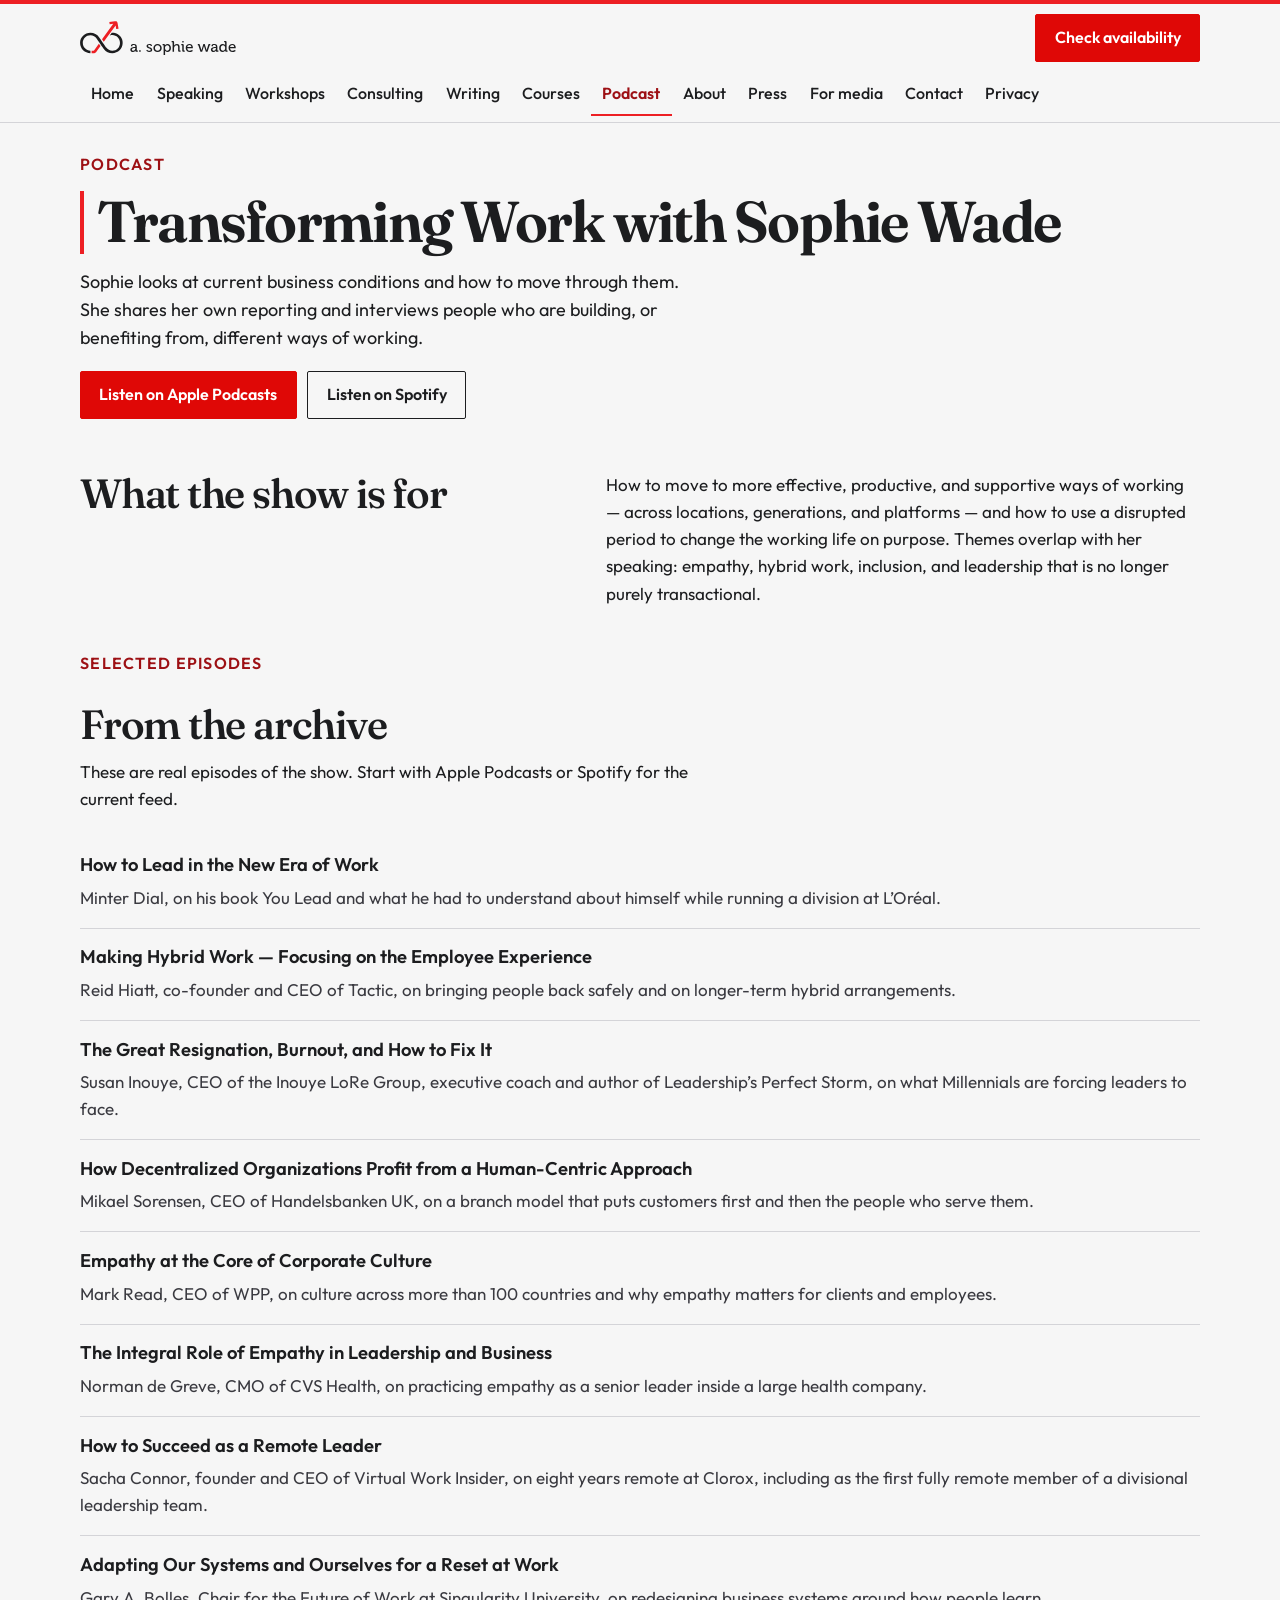
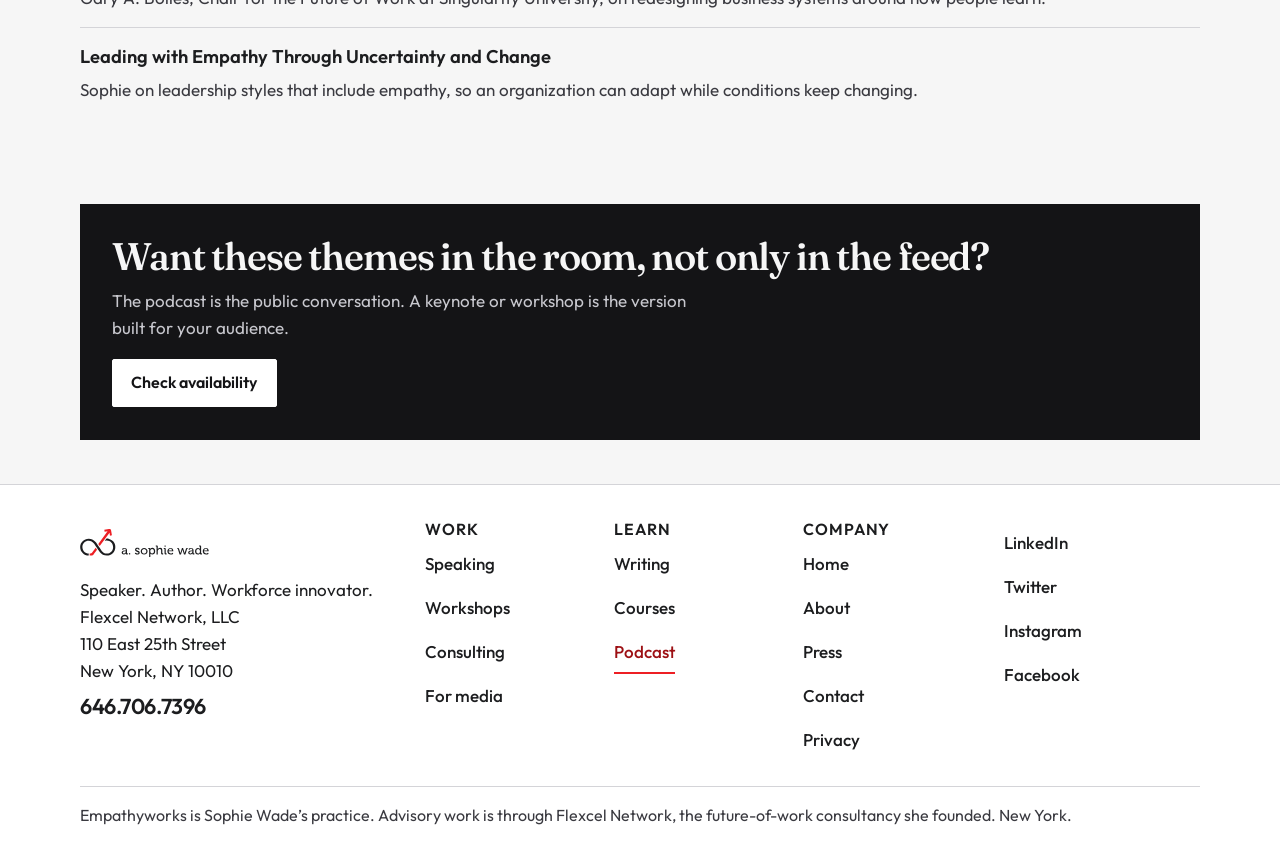
<file: podcast.html>
<!DOCTYPE html>
<html lang="en">
<head>
  <meta charset="utf-8">
  <meta name="viewport" content="width=device-width, initial-scale=1">
  <title>Podcast · Empathyworks</title>
  <meta name="description" content="Transforming Work with Sophie Wade, a podcast on leadership, hybrid work, empathy, and the future of work. Listen on Apple Podcasts or Spotify.">
  <meta name="theme-color" content="#ED1F24">
  <meta property="og:title" content="Podcast · Empathyworks">
  <meta property="og:description" content="Transforming Work with Sophie Wade, a podcast on leadership, hybrid work, empathy, and the future of work. Listen on Apple Podcasts or Spotify.">
  <meta property="og:type" content="website">
  <meta property="og:image" content="assets/sophie-wade.jpg">
  <link rel="icon" href="assets/favicon.svg" type="image/svg+xml">
  <link rel="preconnect" href="https://fonts.googleapis.com">
  <link rel="preconnect" href="https://fonts.gstatic.com" crossorigin>
  <link href="https://fonts.googleapis.com/css2?family=Fraunces:ital,opsz,wght@0,9..144,560;0,9..144,640;1,9..144,560&amp;family=Outfit:wght@400;500;600&amp;display=swap" rel="stylesheet">
  <link rel="stylesheet" href="styles.css">
</head>
<body class="">
  <a class="skip" href="#main">Skip to content</a>
  <header class="site-header">
    <input class="nav-toggle" type="checkbox" id="nav-toggle">
    <div class="bar">
      <a class="brand" href="index.html">
        <svg class="logo" viewBox="0 0 414 90" fill="none" aria-hidden="true" focusable="false">
<path d="M106.9 40.5C103.3 36.3 98.4 33.2 92.8 31.8C90.6 31.2 87.1 30.6 84.3 31L78.9 38.4C81.9 37.5 85.8 37.3 85.8 37.3C96.9 37.5 106.1 46.3 106.1 58.4C106.1 70.2 97 78.9 85.9 78.9C79.2 78.9 73.4 75.6 69.6 70.5C69.4 70.2 50.6 42.7 50.6 42.7C45.7 35.6 37.1 31 27.6 31C12.5 31 0.200012 42.6 0.200012 57.9C0.200012 73.6 12.6 85.4 27.7 85.4V78.9C16.6 78.7 7.40001 69.9 7.40001 57.9C7.40001 46.1 16.5 37.4 27.6 37.4C34.7 37.4 40.8 41.1 44.5 46.8C44.5 46.8 63.4 74.4 63.7 74.8C68.7 81.3 76.8 85.4 85.8 85.4C100.9 85.4 113.2 73.8 113.2 58.5C113.4 51.4 111 45.2 106.9 40.5Z" fill="currentColor"/>
<path d="M99.8 5.8C99.5 3.6 98.8 2 97.6 1.1C96.4 0.299998 94.7 0.100001 92.5 0.400001L77.8 2.5L78.8 8.8L88.3 7.3L58.5 48.4L63 54.8L94.6 12.1L96 21.4L102.3 20.4L99.8 5.8Z" fill="#ED1F24"/>
<path d="M38.2 76.7C36.9 78.5 35.4 78.9 33.3 78.9H30.8V85.4H34.7C40.2 85.4 41.6 84.5 44.8 79.4L54.5 66.3L50.1 60L38.2 76.7Z" fill="#ED1F24"/>
<path d="M146 68.9H146.9V68.7C146.9 65.1 145.6 63.8 142.4 63.8C141.4 63.8 139 64 139 65.4V66.6H135.3V64.6C135.3 61.2 140.4 60.7 142.4 60.7C149.1 60.7 150.8 64.2 150.8 68.7V77.4C150.8 78 151.1 78.3 151.7 78.3H153.4V81.7H149.7C147.9 81.7 147.1 80.8 147.1 79.3C147.1 78.6 147.2 78.1 147.2 78.1H147.1C147.1 78.1 145.5 82.2 140.6 82.2C137.1 82.2 133.6 80 133.6 75.9C133.6 69.3 142.5 68.9 146 68.9ZM141.4 79C144.7 79 146.9 75.5 146.9 72.5V71.8H145.9C142.9 71.8 137.6 72 137.6 75.7C137.6 77.4 138.8 79 141.4 79Z" fill="currentColor"/>
<path d="M157 77.5H161V81.7H157V77.5Z" fill="currentColor"/>
<path d="M178 75.9C178 75.9 180.4 78.9 184.2 78.9C186.1 78.9 187.8 78 187.8 76.3C187.8 72.6 176.6 73 176.6 66.4C176.6 62.5 180.1 60.6 184.2 60.6C186.7 60.6 190.9 61.5 190.9 64.6V66.5H187.4V65.5C187.4 64.3 185.6 63.8 184.3 63.8C182 63.8 180.5 64.6 180.5 66.2C180.5 70.1 191.7 69.2 191.7 76.1C191.7 79.8 188.5 82.1 184.1 82.1C178.6 82.1 175.9 78.5 175.9 78.5L178 75.9Z" fill="currentColor"/>
<path d="M205.8 60.7C211.9 60.7 216.9 65.2 216.9 71.4C216.9 77.7 211.9 82.2 205.8 82.2C199.7 82.2 194.8 77.7 194.8 71.4C194.8 65.2 199.7 60.7 205.8 60.7ZM205.8 78.8C209.7 78.8 212.9 75.7 212.9 71.4C212.9 67.1 209.7 64.1 205.8 64.1C201.9 64.1 198.8 67.1 198.8 71.4C198.8 75.7 201.9 78.8 205.8 78.8Z" fill="currentColor"/>
<path d="M221.8 65.4C221.8 64.8 221.5 64.5 220.9 64.5H219.2V61.1H222.9C224.7 61.1 225.4 61.9 225.4 63.2C225.4 63.8 225.4 64.3 225.4 64.3H225.5C225.5 64.3 227.2 60.6 232.3 60.6C237.8 60.6 241.4 65 241.4 71.4C241.4 77.9 237.4 82.2 232.1 82.2C227.6 82.2 225.8 78.9 225.8 78.9H225.7C225.7 78.9 225.8 79.6 225.8 80.7V89.8H221.9V65.4H221.8ZM231.4 78.8C234.6 78.8 237.3 76.1 237.3 71.5C237.3 67 234.9 64.2 231.5 64.2C228.5 64.2 225.6 66.4 225.6 71.6C225.6 75.1 227.6 78.8 231.4 78.8Z" fill="currentColor"/>
<path d="M245.8 57.3C245.8 56.7 245.5 56.4 244.9 56.4H243.2V53H247.1C248.9 53 249.7 53.8 249.7 55.5V63.5C249.7 64.5 249.6 65.2 249.6 65.2H249.7C250.6 63.2 253.2 60.6 257.3 60.6C262.1 60.6 264.3 63.2 264.3 68.5V77.4C264.3 78 264.6 78.3 265.2 78.3H266.9V81.7H263C261.2 81.7 260.4 80.9 260.4 79.1V69.4C260.4 66.5 259.8 64.2 256.5 64.2C253.4 64.2 250.9 66.3 250 69.3C249.7 70.1 249.6 71 249.6 72V81.6H245.7V57.3H245.8Z" fill="currentColor"/>
<path d="M271.4 65.4C271.4 64.8 271.1 64.5 270.5 64.5H268.8V61.1H272.7C274.5 61.1 275.3 61.9 275.3 63.7V77.4C275.3 78 275.6 78.3 276.2 78.3H277.9V81.7H274C272.2 81.7 271.4 80.9 271.4 79.1V65.4ZM271.5 53H275V57.1H271.5V53Z" fill="currentColor"/>
<path d="M290.7 60.7C296.5 60.7 299.6 65 299.6 70.3C299.6 70.8 299.5 71.9 299.5 71.9H284.5C284.7 76.3 287.9 78.8 291.6 78.8C295.1 78.8 297.6 76.4 297.6 76.4L299.3 79.2C299.3 79.2 296.3 82.2 291.4 82.2C284.9 82.2 280.5 77.5 280.5 71.4C280.4 64.9 284.9 60.7 290.7 60.7ZM295.5 69C295.4 65.6 293.2 63.8 290.7 63.8C287.7 63.8 285.3 65.6 284.7 69H295.5Z" fill="currentColor"/>
<path d="M314.5 65.3C314.3 64.7 313.9 64.5 313.2 64.5H312.6V61.1H315.1C316.9 61.1 317.6 61.5 318.1 63.3L321.8 75.5C322.1 76.6 322.3 77.7 322.3 77.7H322.4C322.4 77.7 322.6 76.6 323 75.5L327.4 61.2H331L335.5 75.5C335.8 76.6 336 77.7 336 77.7H336.1C336.1 77.7 336.3 76.6 336.6 75.5L340.2 63.3C340.7 61.6 341.5 61.1 343.3 61.1H345.7V64.5H345.1C344.5 64.5 344 64.7 343.8 65.3L338.4 81.7H334L329.7 68.5C329.4 67.4 329.1 66.3 329.1 66.3H329C329 66.3 328.8 67.5 328.4 68.5L324.2 81.7H319.7L314.5 65.3Z" fill="currentColor"/>
<path d="M359.8 68.9H360.7V68.7C360.7 65.1 359.4 63.8 356.2 63.8C355.2 63.8 352.8 64 352.8 65.4V66.6H349.1V64.6C349.1 61.2 354.2 60.7 356.2 60.7C362.9 60.7 364.6 64.2 364.6 68.7V77.4C364.6 78 364.9 78.3 365.5 78.3H367.2V81.7H363.5C361.7 81.7 360.9 80.8 360.9 79.3C360.9 78.6 361 78.1 361 78.1H360.9C360.9 78.1 359.3 82.2 354.4 82.2C350.9 82.2 347.4 80 347.4 75.9C347.4 69.3 356.4 68.9 359.8 68.9ZM355.3 79C358.6 79 360.8 75.5 360.8 72.5V71.8H359.8C356.8 71.8 351.5 72 351.5 75.7C351.4 77.4 352.7 79 355.3 79Z" fill="currentColor"/>
<path d="M378.8 60.7C383.6 60.7 385.1 63.9 385.1 63.9H385.2C385.2 63.9 385.1 63.3 385.1 62.5V57.3C385.1 56.7 384.8 56.4 384.2 56.4H382.5V53H386.4C388.2 53 389 53.8 389 55.6V77.4C389 78 389.3 78.3 389.9 78.3H391.6V81.7H387.8C386 81.7 385.3 80.9 385.3 79.5C385.3 78.9 385.3 78.4 385.3 78.4H385.2C385.2 78.4 383.5 82.1 378.5 82.1C372.9 82.1 369.4 77.7 369.4 71.3C369.5 64.9 373.4 60.7 378.8 60.7ZM385.3 71.4C385.3 67.7 383.4 64.1 379.5 64.1C376.3 64.1 373.6 66.8 373.6 71.4C373.6 75.9 376 78.7 379.4 78.7C382.4 78.8 385.3 76.6 385.3 71.4Z" fill="currentColor"/>
<path d="M404.4 60.7C410.2 60.7 413.3 65 413.3 70.3C413.3 70.8 413.2 71.9 413.2 71.9H398.2C398.4 76.3 401.6 78.8 405.3 78.8C408.8 78.8 411.3 76.4 411.3 76.4L413 79.2C413 79.2 410 82.2 405.1 82.2C398.6 82.2 394.2 77.5 394.2 71.4C394 64.9 398.5 60.7 404.4 60.7ZM409.1 69C409 65.6 406.8 63.8 404.3 63.8C401.3 63.8 398.9 65.6 398.3 69H409.1Z" fill="currentColor"/>
</svg>

        <span class="vh">Empathyworks home</span>
      </a>
      <div class="bar-end">
        <a class="btn btn-primary header-cta" href="contact.html?topic=speaking">Check availability</a>
        <label class="menu-btn" for="nav-toggle">
          <span class="menu-icon" aria-hidden="true"></span>
          <span class="menu-label"><span class="when-closed">Menu</span><span class="when-open">Close</span></span>
        </label>
      </div>
    </div>
    <nav class="nav-panel" id="site-nav" aria-label="Primary">
      <ul class="nav-list">
        <li><a class="nav-link" href="index.html">Home</a></li>
<li><a class="nav-link" href="speaking.html">Speaking</a></li>
<li><a class="nav-link" href="workshops.html">Workshops</a></li>
<li><a class="nav-link" href="consulting.html">Consulting</a></li>
<li><a class="nav-link" href="writing.html">Writing</a></li>
<li><a class="nav-link" href="courses.html">Courses</a></li>
<li><a class="nav-link" href="podcast.html" aria-current="page">Podcast</a></li>
<li><a class="nav-link" href="about.html">About</a></li>
<li><a class="nav-link" href="press.html">Press</a></li>
<li><a class="nav-link" href="media.html">For media</a></li>
<li><a class="nav-link" href="contact.html">Contact</a></li>
<li><a class="nav-link" href="privacy.html">Privacy</a></li>
      </ul>
    </nav>
  </header>
  <main id="main">
    
<section class="page-hero">
  <div class="wrap">
    <p class="kicker">Podcast</p>
    <h1>Transforming Work with Sophie Wade</h1>
    <p class="lede">Sophie looks at current business conditions and how to move through them. She shares her own reporting and interviews people who are building, or benefiting from, different ways of working.</p>
    <div class="listen">
      <a class="btn btn-primary" href="https://podcasts.apple.com/us/podcast/transforming-work-with-sophie-wade/id1502313782" rel="noopener noreferrer">Listen on Apple Podcasts</a>
      <a class="btn btn-ghost" href="https://open.spotify.com/show/4it0Y8BqtMOFCZxWkmzcQ8" rel="noopener noreferrer">Listen on Spotify</a>
    </div>
  </div>
</section>
<section class="section">
  <div class="wrap split">
    <div>
      <h2>What the show is for</h2>
    </div>
    <p>How to move to more effective, productive, and supportive ways of working — across locations, generations, and platforms — and how to use a disrupted period to change the working life on purpose. Themes overlap with her speaking: empathy, hybrid work, inclusion, and leadership that is no longer purely transactional.</p>
  </div>
</section>
<section class="section" style="padding-top:0">
  <div class="wrap">
    <div class="section-head">
      <p class="kicker">Selected episodes</p>
      <h2>From the archive</h2>
      <p>These are real episodes of the show. Start with Apple Podcasts or Spotify for the current feed.</p>
    </div>
    <article class="episode">
      <h3>How to Lead in the New Era of Work</h3>
      <p>Minter Dial, on his book You Lead and what he had to understand about himself while running a division at L’Oréal.</p>
    </article>
    <article class="episode">
      <h3>Making Hybrid Work — Focusing on the Employee Experience</h3>
      <p>Reid Hiatt, co-founder and CEO of Tactic, on bringing people back safely and on longer-term hybrid arrangements.</p>
    </article>
    <article class="episode">
      <h3>The Great Resignation, Burnout, and How to Fix It</h3>
      <p>Susan Inouye, CEO of the Inouye LoRe Group, executive coach and author of Leadership’s Perfect Storm, on what Millennials are forcing leaders to face.</p>
    </article>
    <article class="episode">
      <h3>How Decentralized Organizations Profit from a Human-Centric Approach</h3>
      <p>Mikael Sorensen, CEO of Handelsbanken UK, on a branch model that puts customers first and then the people who serve them.</p>
    </article>
    <article class="episode">
      <h3>Empathy at the Core of Corporate Culture</h3>
      <p>Mark Read, CEO of WPP, on culture across more than 100 countries and why empathy matters for clients and employees.</p>
    </article>
    <article class="episode">
      <h3>The Integral Role of Empathy in Leadership and Business</h3>
      <p>Norman de Greve, CMO of CVS Health, on practicing empathy as a senior leader inside a large health company.</p>
    </article>
    <article class="episode">
      <h3>How to Succeed as a Remote Leader</h3>
      <p>Sacha Connor, founder and CEO of Virtual Work Insider, on eight years remote at Clorox, including as the first fully remote member of a divisional leadership team.</p>
    </article>
    <article class="episode">
      <h3>Adapting Our Systems and Ourselves for a Reset at Work</h3>
      <p>Gary A. Bolles, Chair for the Future of Work at Singularity University, on redesigning business systems around how people learn.</p>
    </article>
    <article class="episode">
      <h3>Leading with Empathy Through Uncertainty and Change</h3>
      <p>Sophie on leadership styles that include empathy, so an organization can adapt while conditions keep changing.</p>
    </article>
  </div>
</section>

<section class="enquiry" aria-label="Enquiry">
  <div class="wrap">
    <div class="enquiry-box">
      <h2>Want these themes in the room, not only in the feed?</h2>
      <p>The podcast is the public conversation. A keynote or workshop is the version built for your audience.</p>
      <a class="btn btn-on-band" href="contact.html?topic=speaking">Check availability</a>
    </div>
  </div>
</section>

  </main>
  <footer class="site-footer">
    <div class="wrap footer-grid">
      <div class="footer-brand">
        <a class="brand" href="index.html"><svg class="logo" viewBox="0 0 414 90" fill="none" aria-hidden="true" focusable="false">
<path d="M106.9 40.5C103.3 36.3 98.4 33.2 92.8 31.8C90.6 31.2 87.1 30.6 84.3 31L78.9 38.4C81.9 37.5 85.8 37.3 85.8 37.3C96.9 37.5 106.1 46.3 106.1 58.4C106.1 70.2 97 78.9 85.9 78.9C79.2 78.9 73.4 75.6 69.6 70.5C69.4 70.2 50.6 42.7 50.6 42.7C45.7 35.6 37.1 31 27.6 31C12.5 31 0.200012 42.6 0.200012 57.9C0.200012 73.6 12.6 85.4 27.7 85.4V78.9C16.6 78.7 7.40001 69.9 7.40001 57.9C7.40001 46.1 16.5 37.4 27.6 37.4C34.7 37.4 40.8 41.1 44.5 46.8C44.5 46.8 63.4 74.4 63.7 74.8C68.7 81.3 76.8 85.4 85.8 85.4C100.9 85.4 113.2 73.8 113.2 58.5C113.4 51.4 111 45.2 106.9 40.5Z" fill="currentColor"/>
<path d="M99.8 5.8C99.5 3.6 98.8 2 97.6 1.1C96.4 0.299998 94.7 0.100001 92.5 0.400001L77.8 2.5L78.8 8.8L88.3 7.3L58.5 48.4L63 54.8L94.6 12.1L96 21.4L102.3 20.4L99.8 5.8Z" fill="#ED1F24"/>
<path d="M38.2 76.7C36.9 78.5 35.4 78.9 33.3 78.9H30.8V85.4H34.7C40.2 85.4 41.6 84.5 44.8 79.4L54.5 66.3L50.1 60L38.2 76.7Z" fill="#ED1F24"/>
<path d="M146 68.9H146.9V68.7C146.9 65.1 145.6 63.8 142.4 63.8C141.4 63.8 139 64 139 65.4V66.6H135.3V64.6C135.3 61.2 140.4 60.7 142.4 60.7C149.1 60.7 150.8 64.2 150.8 68.7V77.4C150.8 78 151.1 78.3 151.7 78.3H153.4V81.7H149.7C147.9 81.7 147.1 80.8 147.1 79.3C147.1 78.6 147.2 78.1 147.2 78.1H147.1C147.1 78.1 145.5 82.2 140.6 82.2C137.1 82.2 133.6 80 133.6 75.9C133.6 69.3 142.5 68.9 146 68.9ZM141.4 79C144.7 79 146.9 75.5 146.9 72.5V71.8H145.9C142.9 71.8 137.6 72 137.6 75.7C137.6 77.4 138.8 79 141.4 79Z" fill="currentColor"/>
<path d="M157 77.5H161V81.7H157V77.5Z" fill="currentColor"/>
<path d="M178 75.9C178 75.9 180.4 78.9 184.2 78.9C186.1 78.9 187.8 78 187.8 76.3C187.8 72.6 176.6 73 176.6 66.4C176.6 62.5 180.1 60.6 184.2 60.6C186.7 60.6 190.9 61.5 190.9 64.6V66.5H187.4V65.5C187.4 64.3 185.6 63.8 184.3 63.8C182 63.8 180.5 64.6 180.5 66.2C180.5 70.1 191.7 69.2 191.7 76.1C191.7 79.8 188.5 82.1 184.1 82.1C178.6 82.1 175.9 78.5 175.9 78.5L178 75.9Z" fill="currentColor"/>
<path d="M205.8 60.7C211.9 60.7 216.9 65.2 216.9 71.4C216.9 77.7 211.9 82.2 205.8 82.2C199.7 82.2 194.8 77.7 194.8 71.4C194.8 65.2 199.7 60.7 205.8 60.7ZM205.8 78.8C209.7 78.8 212.9 75.7 212.9 71.4C212.9 67.1 209.7 64.1 205.8 64.1C201.9 64.1 198.8 67.1 198.8 71.4C198.8 75.7 201.9 78.8 205.8 78.8Z" fill="currentColor"/>
<path d="M221.8 65.4C221.8 64.8 221.5 64.5 220.9 64.5H219.2V61.1H222.9C224.7 61.1 225.4 61.9 225.4 63.2C225.4 63.8 225.4 64.3 225.4 64.3H225.5C225.5 64.3 227.2 60.6 232.3 60.6C237.8 60.6 241.4 65 241.4 71.4C241.4 77.9 237.4 82.2 232.1 82.2C227.6 82.2 225.8 78.9 225.8 78.9H225.7C225.7 78.9 225.8 79.6 225.8 80.7V89.8H221.9V65.4H221.8ZM231.4 78.8C234.6 78.8 237.3 76.1 237.3 71.5C237.3 67 234.9 64.2 231.5 64.2C228.5 64.2 225.6 66.4 225.6 71.6C225.6 75.1 227.6 78.8 231.4 78.8Z" fill="currentColor"/>
<path d="M245.8 57.3C245.8 56.7 245.5 56.4 244.9 56.4H243.2V53H247.1C248.9 53 249.7 53.8 249.7 55.5V63.5C249.7 64.5 249.6 65.2 249.6 65.2H249.7C250.6 63.2 253.2 60.6 257.3 60.6C262.1 60.6 264.3 63.2 264.3 68.5V77.4C264.3 78 264.6 78.3 265.2 78.3H266.9V81.7H263C261.2 81.7 260.4 80.9 260.4 79.1V69.4C260.4 66.5 259.8 64.2 256.5 64.2C253.4 64.2 250.9 66.3 250 69.3C249.7 70.1 249.6 71 249.6 72V81.6H245.7V57.3H245.8Z" fill="currentColor"/>
<path d="M271.4 65.4C271.4 64.8 271.1 64.5 270.5 64.5H268.8V61.1H272.7C274.5 61.1 275.3 61.9 275.3 63.7V77.4C275.3 78 275.6 78.3 276.2 78.3H277.9V81.7H274C272.2 81.7 271.4 80.9 271.4 79.1V65.4ZM271.5 53H275V57.1H271.5V53Z" fill="currentColor"/>
<path d="M290.7 60.7C296.5 60.7 299.6 65 299.6 70.3C299.6 70.8 299.5 71.9 299.5 71.9H284.5C284.7 76.3 287.9 78.8 291.6 78.8C295.1 78.8 297.6 76.4 297.6 76.4L299.3 79.2C299.3 79.2 296.3 82.2 291.4 82.2C284.9 82.2 280.5 77.5 280.5 71.4C280.4 64.9 284.9 60.7 290.7 60.7ZM295.5 69C295.4 65.6 293.2 63.8 290.7 63.8C287.7 63.8 285.3 65.6 284.7 69H295.5Z" fill="currentColor"/>
<path d="M314.5 65.3C314.3 64.7 313.9 64.5 313.2 64.5H312.6V61.1H315.1C316.9 61.1 317.6 61.5 318.1 63.3L321.8 75.5C322.1 76.6 322.3 77.7 322.3 77.7H322.4C322.4 77.7 322.6 76.6 323 75.5L327.4 61.2H331L335.5 75.5C335.8 76.6 336 77.7 336 77.7H336.1C336.1 77.7 336.3 76.6 336.6 75.5L340.2 63.3C340.7 61.6 341.5 61.1 343.3 61.1H345.7V64.5H345.1C344.5 64.5 344 64.7 343.8 65.3L338.4 81.7H334L329.7 68.5C329.4 67.4 329.1 66.3 329.1 66.3H329C329 66.3 328.8 67.5 328.4 68.5L324.2 81.7H319.7L314.5 65.3Z" fill="currentColor"/>
<path d="M359.8 68.9H360.7V68.7C360.7 65.1 359.4 63.8 356.2 63.8C355.2 63.8 352.8 64 352.8 65.4V66.6H349.1V64.6C349.1 61.2 354.2 60.7 356.2 60.7C362.9 60.7 364.6 64.2 364.6 68.7V77.4C364.6 78 364.9 78.3 365.5 78.3H367.2V81.7H363.5C361.7 81.7 360.9 80.8 360.9 79.3C360.9 78.6 361 78.1 361 78.1H360.9C360.9 78.1 359.3 82.2 354.4 82.2C350.9 82.2 347.4 80 347.4 75.9C347.4 69.3 356.4 68.9 359.8 68.9ZM355.3 79C358.6 79 360.8 75.5 360.8 72.5V71.8H359.8C356.8 71.8 351.5 72 351.5 75.7C351.4 77.4 352.7 79 355.3 79Z" fill="currentColor"/>
<path d="M378.8 60.7C383.6 60.7 385.1 63.9 385.1 63.9H385.2C385.2 63.9 385.1 63.3 385.1 62.5V57.3C385.1 56.7 384.8 56.4 384.2 56.4H382.5V53H386.4C388.2 53 389 53.8 389 55.6V77.4C389 78 389.3 78.3 389.9 78.3H391.6V81.7H387.8C386 81.7 385.3 80.9 385.3 79.5C385.3 78.9 385.3 78.4 385.3 78.4H385.2C385.2 78.4 383.5 82.1 378.5 82.1C372.9 82.1 369.4 77.7 369.4 71.3C369.5 64.9 373.4 60.7 378.8 60.7ZM385.3 71.4C385.3 67.7 383.4 64.1 379.5 64.1C376.3 64.1 373.6 66.8 373.6 71.4C373.6 75.9 376 78.7 379.4 78.7C382.4 78.8 385.3 76.6 385.3 71.4Z" fill="currentColor"/>
<path d="M404.4 60.7C410.2 60.7 413.3 65 413.3 70.3C413.3 70.8 413.2 71.9 413.2 71.9H398.2C398.4 76.3 401.6 78.8 405.3 78.8C408.8 78.8 411.3 76.4 411.3 76.4L413 79.2C413 79.2 410 82.2 405.1 82.2C398.6 82.2 394.2 77.5 394.2 71.4C394 64.9 398.5 60.7 404.4 60.7ZM409.1 69C409 65.6 406.8 63.8 404.3 63.8C401.3 63.8 398.9 65.6 398.3 69H409.1Z" fill="currentColor"/>
</svg>
<span class="vh">Empathyworks home</span></a>
        <p>Speaker. Author. Workforce innovator.</p>
        <address>
          Flexcel Network, LLC<br>
          110 East 25th Street<br>
          New York, NY 10010
        </address>
        <a class="phone-link" href="tel:+16467067396">646.706.7396</a>
      </div>
      <nav class="footer-nav" aria-label="Footer">
        <div><h2>Work</h2><ul><li><a href="speaking.html">Speaking</a></li><li><a href="workshops.html">Workshops</a></li><li><a href="consulting.html">Consulting</a></li><li><a href="media.html">For media</a></li></ul></div><div><h2>Learn</h2><ul><li><a href="writing.html">Writing</a></li><li><a href="courses.html">Courses</a></li><li><a href="podcast.html" aria-current="page">Podcast</a></li></ul></div><div><h2>Company</h2><ul><li><a href="index.html">Home</a></li><li><a href="about.html">About</a></li><li><a href="press.html">Press</a></li><li><a href="contact.html">Contact</a></li><li><a href="privacy.html">Privacy</a></li></ul></div>
      </nav>
      <div>
        <h2 class="vh">Social</h2>
        <ul class="social-list">
          <li><a href="https://www.linkedin.com/in/sophie-wade-380b8/" rel="noopener noreferrer">LinkedIn</a></li>
          <li><a href="https://twitter.com/ASophieWade" rel="noopener noreferrer">Twitter</a></li>
          <li><a href="https://www.instagram.com/asophiewade/" rel="noopener noreferrer">Instagram</a></li>
          <li><a href="https://www.facebook.com/sophie.wade.507" rel="noopener noreferrer">Facebook</a></li>
        </ul>
      </div>
    </div>
    <div class="wrap">
      <p class="legal">Empathyworks is Sophie Wade’s practice. Advisory work is through Flexcel Network, the future-of-work consultancy she founded. New York.</p>
    </div>
  </footer>
  <div class="dock"><a class="btn btn-primary" href="contact.html?topic=speaking">Check availability</a></div>
  <script src="site.js"></script>
</body>
</html>
</file>
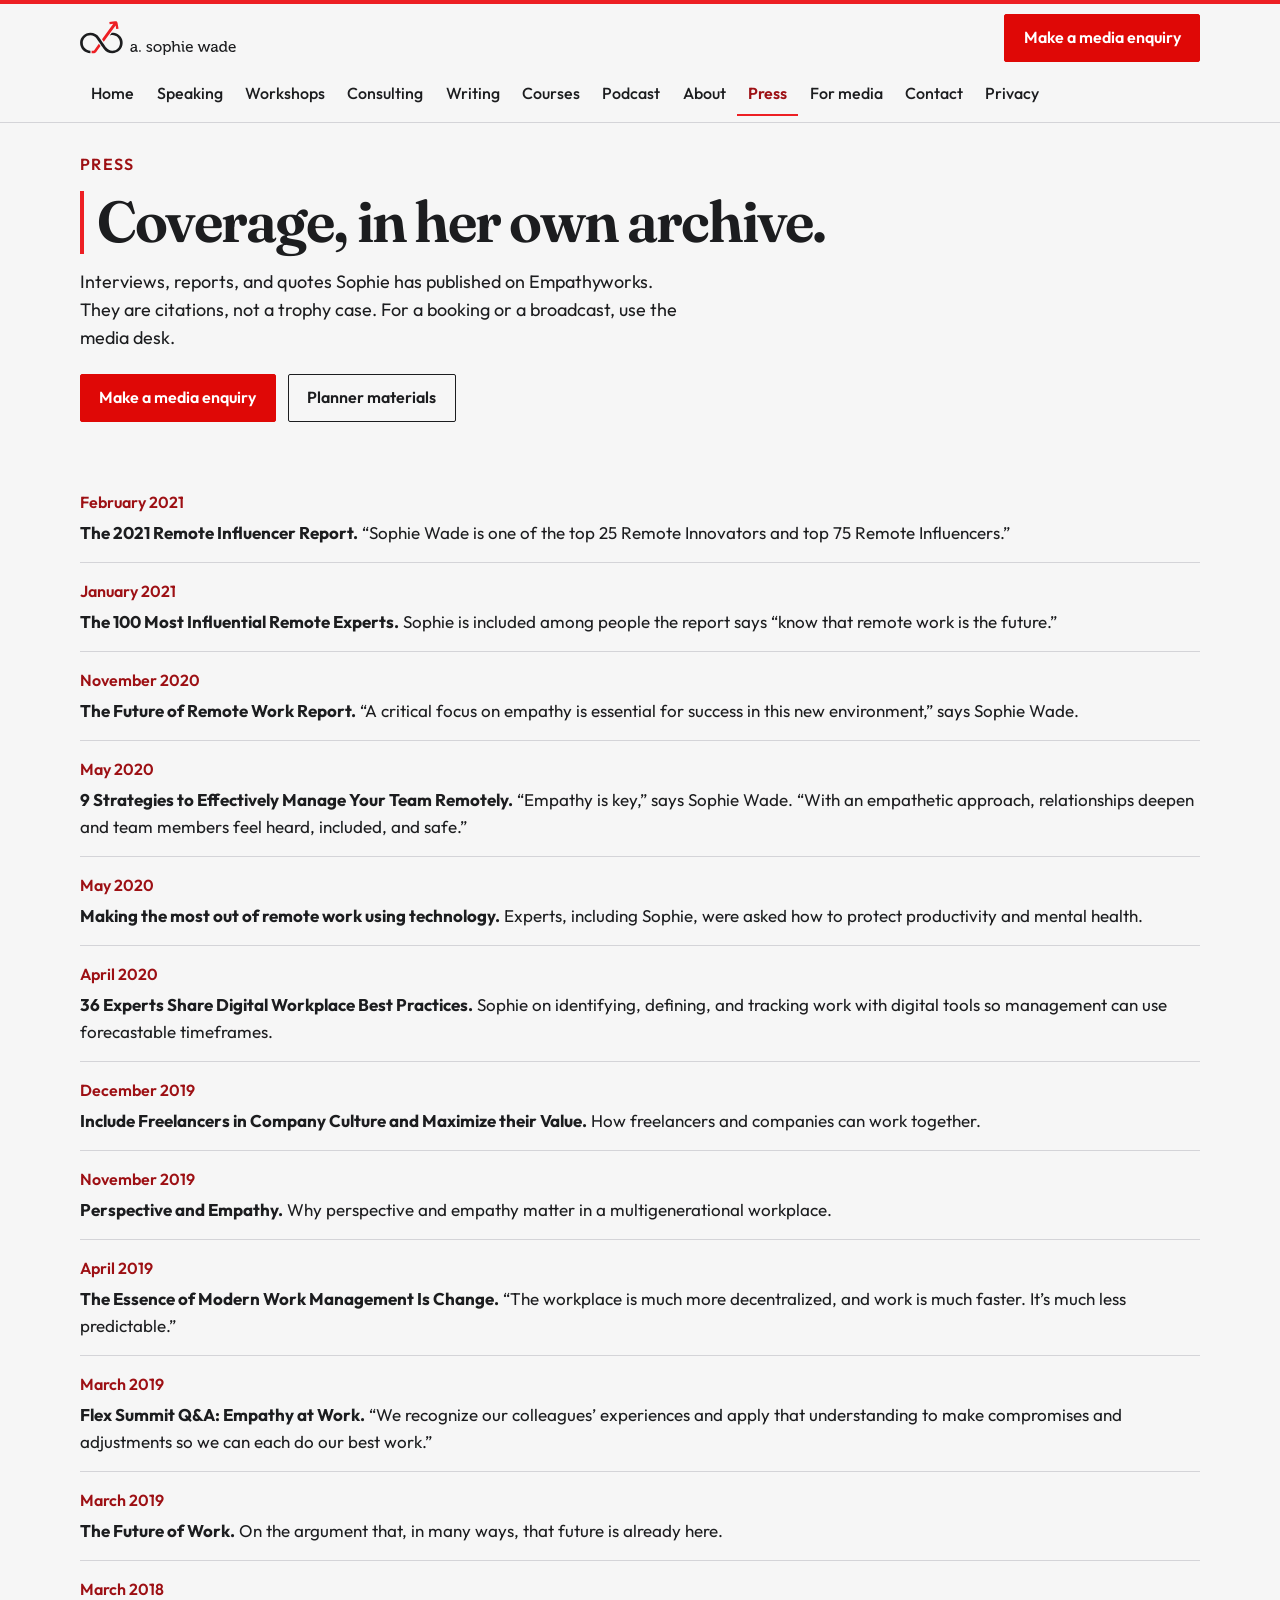
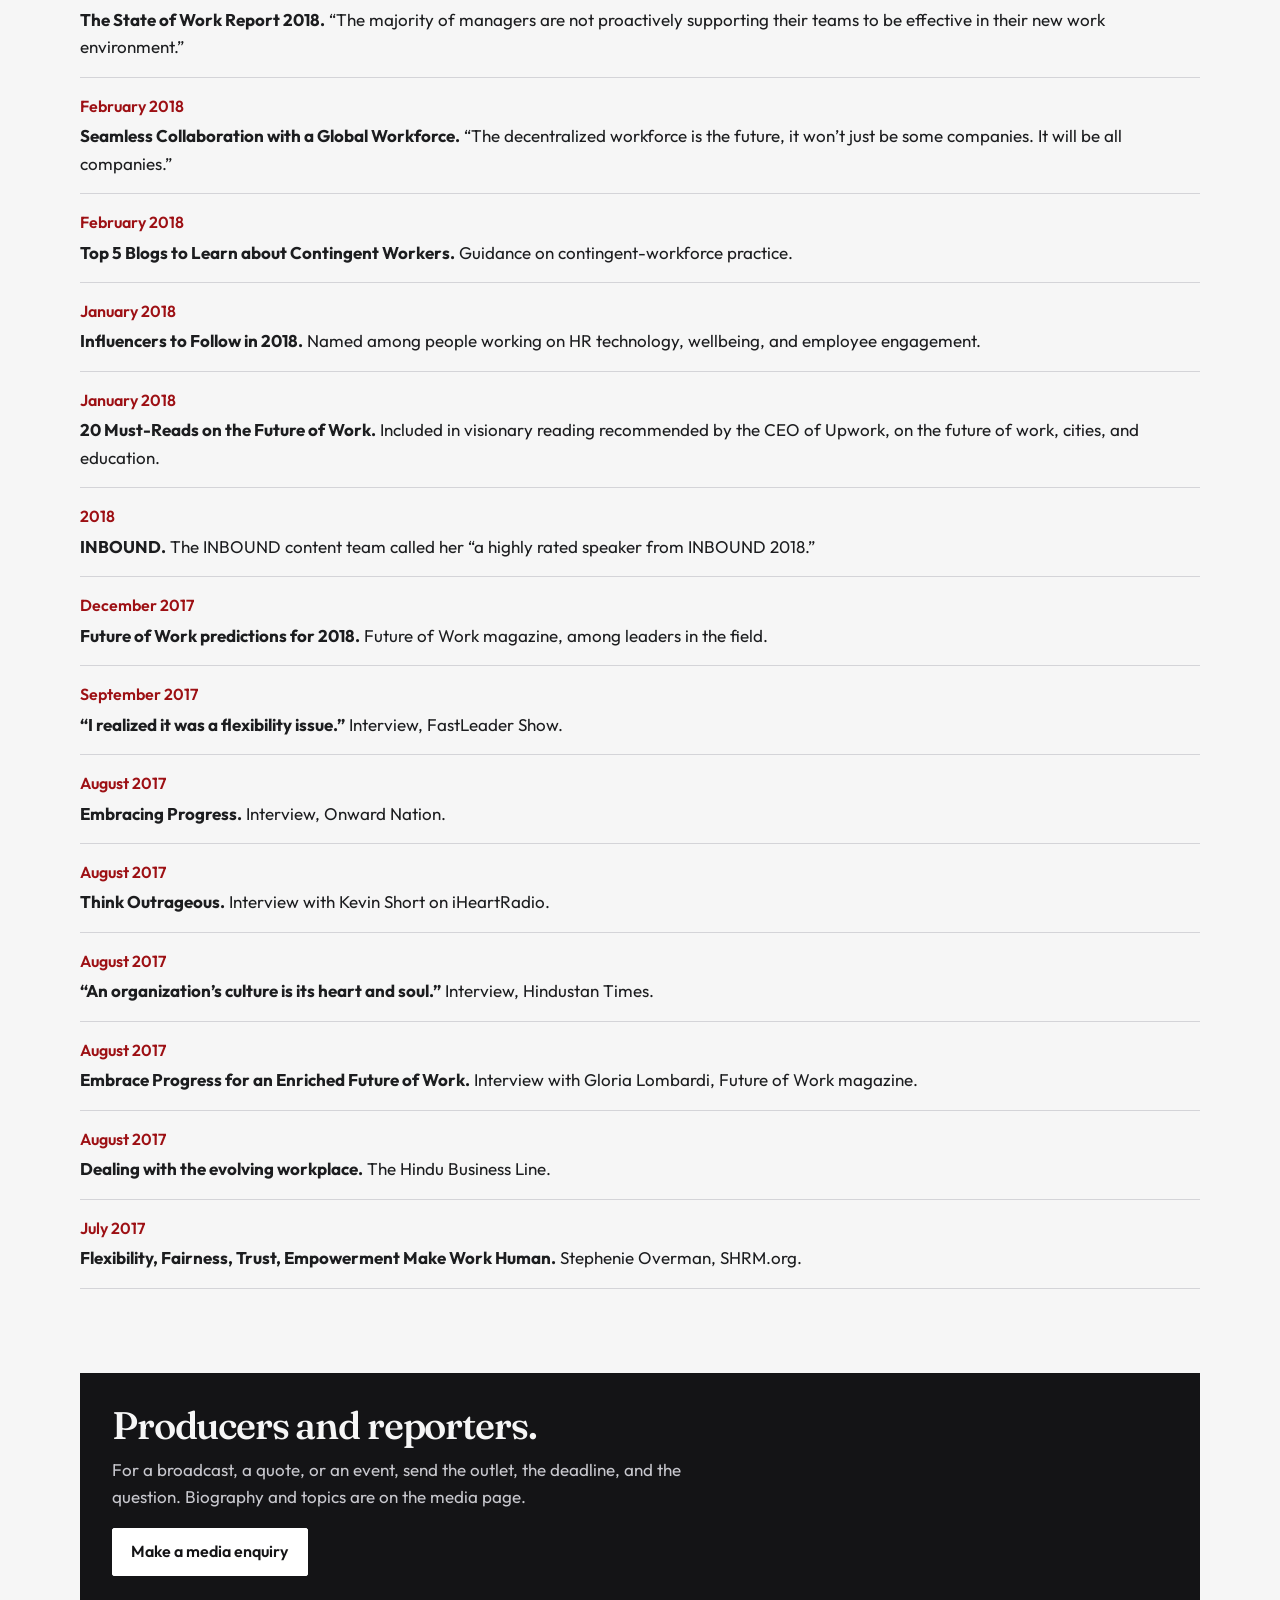
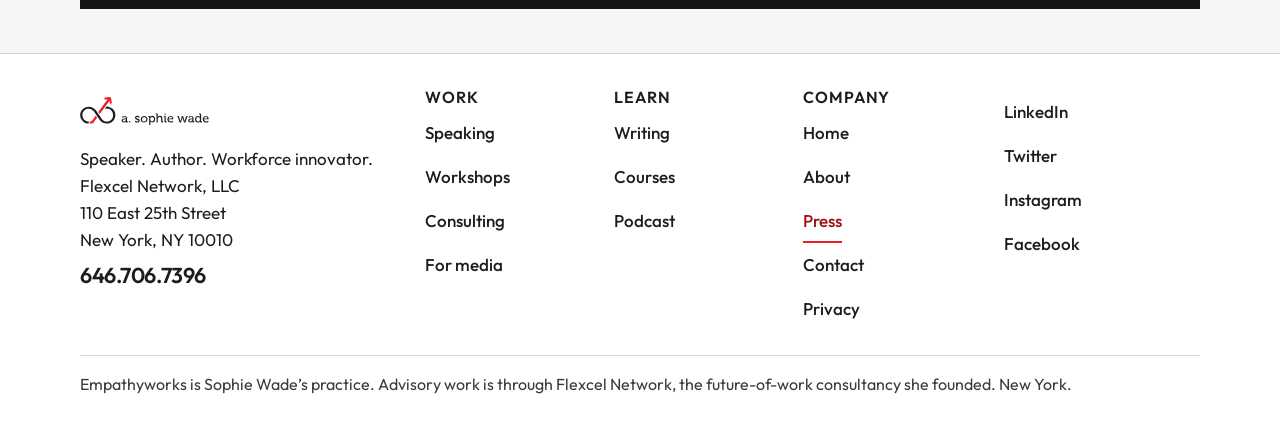
<file: press.html>
<!DOCTYPE html>
<html lang="en">
<head>
  <meta charset="utf-8">
  <meta name="viewport" content="width=device-width, initial-scale=1">
  <title>Press · Empathyworks</title>
  <meta name="description" content="Press coverage of Sophie Wade on remote work, empathy, flexibility, and the future of work, from 2017 onward.">
  <meta name="theme-color" content="#ED1F24">
  <meta property="og:title" content="Press · Empathyworks">
  <meta property="og:description" content="Press coverage of Sophie Wade on remote work, empathy, flexibility, and the future of work, from 2017 onward.">
  <meta property="og:type" content="website">
  <meta property="og:image" content="assets/sophie-wade.jpg">
  <link rel="icon" href="assets/favicon.svg" type="image/svg+xml">
  <link rel="preconnect" href="https://fonts.googleapis.com">
  <link rel="preconnect" href="https://fonts.gstatic.com" crossorigin>
  <link href="https://fonts.googleapis.com/css2?family=Fraunces:ital,opsz,wght@0,9..144,560;0,9..144,640;1,9..144,560&amp;family=Outfit:wght@400;500;600&amp;display=swap" rel="stylesheet">
  <link rel="stylesheet" href="styles.css">
</head>
<body class="">
  <a class="skip" href="#main">Skip to content</a>
  <header class="site-header">
    <input class="nav-toggle" type="checkbox" id="nav-toggle">
    <div class="bar">
      <a class="brand" href="index.html">
        <svg class="logo" viewBox="0 0 414 90" fill="none" aria-hidden="true" focusable="false">
<path d="M106.9 40.5C103.3 36.3 98.4 33.2 92.8 31.8C90.6 31.2 87.1 30.6 84.3 31L78.9 38.4C81.9 37.5 85.8 37.3 85.8 37.3C96.9 37.5 106.1 46.3 106.1 58.4C106.1 70.2 97 78.9 85.9 78.9C79.2 78.9 73.4 75.6 69.6 70.5C69.4 70.2 50.6 42.7 50.6 42.7C45.7 35.6 37.1 31 27.6 31C12.5 31 0.200012 42.6 0.200012 57.9C0.200012 73.6 12.6 85.4 27.7 85.4V78.9C16.6 78.7 7.40001 69.9 7.40001 57.9C7.40001 46.1 16.5 37.4 27.6 37.4C34.7 37.4 40.8 41.1 44.5 46.8C44.5 46.8 63.4 74.4 63.7 74.8C68.7 81.3 76.8 85.4 85.8 85.4C100.9 85.4 113.2 73.8 113.2 58.5C113.4 51.4 111 45.2 106.9 40.5Z" fill="currentColor"/>
<path d="M99.8 5.8C99.5 3.6 98.8 2 97.6 1.1C96.4 0.299998 94.7 0.100001 92.5 0.400001L77.8 2.5L78.8 8.8L88.3 7.3L58.5 48.4L63 54.8L94.6 12.1L96 21.4L102.3 20.4L99.8 5.8Z" fill="#ED1F24"/>
<path d="M38.2 76.7C36.9 78.5 35.4 78.9 33.3 78.9H30.8V85.4H34.7C40.2 85.4 41.6 84.5 44.8 79.4L54.5 66.3L50.1 60L38.2 76.7Z" fill="#ED1F24"/>
<path d="M146 68.9H146.9V68.7C146.9 65.1 145.6 63.8 142.4 63.8C141.4 63.8 139 64 139 65.4V66.6H135.3V64.6C135.3 61.2 140.4 60.7 142.4 60.7C149.1 60.7 150.8 64.2 150.8 68.7V77.4C150.8 78 151.1 78.3 151.7 78.3H153.4V81.7H149.7C147.9 81.7 147.1 80.8 147.1 79.3C147.1 78.6 147.2 78.1 147.2 78.1H147.1C147.1 78.1 145.5 82.2 140.6 82.2C137.1 82.2 133.6 80 133.6 75.9C133.6 69.3 142.5 68.9 146 68.9ZM141.4 79C144.7 79 146.9 75.5 146.9 72.5V71.8H145.9C142.9 71.8 137.6 72 137.6 75.7C137.6 77.4 138.8 79 141.4 79Z" fill="currentColor"/>
<path d="M157 77.5H161V81.7H157V77.5Z" fill="currentColor"/>
<path d="M178 75.9C178 75.9 180.4 78.9 184.2 78.9C186.1 78.9 187.8 78 187.8 76.3C187.8 72.6 176.6 73 176.6 66.4C176.6 62.5 180.1 60.6 184.2 60.6C186.7 60.6 190.9 61.5 190.9 64.6V66.5H187.4V65.5C187.4 64.3 185.6 63.8 184.3 63.8C182 63.8 180.5 64.6 180.5 66.2C180.5 70.1 191.7 69.2 191.7 76.1C191.7 79.8 188.5 82.1 184.1 82.1C178.6 82.1 175.9 78.5 175.9 78.5L178 75.9Z" fill="currentColor"/>
<path d="M205.8 60.7C211.9 60.7 216.9 65.2 216.9 71.4C216.9 77.7 211.9 82.2 205.8 82.2C199.7 82.2 194.8 77.7 194.8 71.4C194.8 65.2 199.7 60.7 205.8 60.7ZM205.8 78.8C209.7 78.8 212.9 75.7 212.9 71.4C212.9 67.1 209.7 64.1 205.8 64.1C201.9 64.1 198.8 67.1 198.8 71.4C198.8 75.7 201.9 78.8 205.8 78.8Z" fill="currentColor"/>
<path d="M221.8 65.4C221.8 64.8 221.5 64.5 220.9 64.5H219.2V61.1H222.9C224.7 61.1 225.4 61.9 225.4 63.2C225.4 63.8 225.4 64.3 225.4 64.3H225.5C225.5 64.3 227.2 60.6 232.3 60.6C237.8 60.6 241.4 65 241.4 71.4C241.4 77.9 237.4 82.2 232.1 82.2C227.6 82.2 225.8 78.9 225.8 78.9H225.7C225.7 78.9 225.8 79.6 225.8 80.7V89.8H221.9V65.4H221.8ZM231.4 78.8C234.6 78.8 237.3 76.1 237.3 71.5C237.3 67 234.9 64.2 231.5 64.2C228.5 64.2 225.6 66.4 225.6 71.6C225.6 75.1 227.6 78.8 231.4 78.8Z" fill="currentColor"/>
<path d="M245.8 57.3C245.8 56.7 245.5 56.4 244.9 56.4H243.2V53H247.1C248.9 53 249.7 53.8 249.7 55.5V63.5C249.7 64.5 249.6 65.2 249.6 65.2H249.7C250.6 63.2 253.2 60.6 257.3 60.6C262.1 60.6 264.3 63.2 264.3 68.5V77.4C264.3 78 264.6 78.3 265.2 78.3H266.9V81.7H263C261.2 81.7 260.4 80.9 260.4 79.1V69.4C260.4 66.5 259.8 64.2 256.5 64.2C253.4 64.2 250.9 66.3 250 69.3C249.7 70.1 249.6 71 249.6 72V81.6H245.7V57.3H245.8Z" fill="currentColor"/>
<path d="M271.4 65.4C271.4 64.8 271.1 64.5 270.5 64.5H268.8V61.1H272.7C274.5 61.1 275.3 61.9 275.3 63.7V77.4C275.3 78 275.6 78.3 276.2 78.3H277.9V81.7H274C272.2 81.7 271.4 80.9 271.4 79.1V65.4ZM271.5 53H275V57.1H271.5V53Z" fill="currentColor"/>
<path d="M290.7 60.7C296.5 60.7 299.6 65 299.6 70.3C299.6 70.8 299.5 71.9 299.5 71.9H284.5C284.7 76.3 287.9 78.8 291.6 78.8C295.1 78.8 297.6 76.4 297.6 76.4L299.3 79.2C299.3 79.2 296.3 82.2 291.4 82.2C284.9 82.2 280.5 77.5 280.5 71.4C280.4 64.9 284.9 60.7 290.7 60.7ZM295.5 69C295.4 65.6 293.2 63.8 290.7 63.8C287.7 63.8 285.3 65.6 284.7 69H295.5Z" fill="currentColor"/>
<path d="M314.5 65.3C314.3 64.7 313.9 64.5 313.2 64.5H312.6V61.1H315.1C316.9 61.1 317.6 61.5 318.1 63.3L321.8 75.5C322.1 76.6 322.3 77.7 322.3 77.7H322.4C322.4 77.7 322.6 76.6 323 75.5L327.4 61.2H331L335.5 75.5C335.8 76.6 336 77.7 336 77.7H336.1C336.1 77.7 336.3 76.6 336.6 75.5L340.2 63.3C340.7 61.6 341.5 61.1 343.3 61.1H345.7V64.5H345.1C344.5 64.5 344 64.7 343.8 65.3L338.4 81.7H334L329.7 68.5C329.4 67.4 329.1 66.3 329.1 66.3H329C329 66.3 328.8 67.5 328.4 68.5L324.2 81.7H319.7L314.5 65.3Z" fill="currentColor"/>
<path d="M359.8 68.9H360.7V68.7C360.7 65.1 359.4 63.8 356.2 63.8C355.2 63.8 352.8 64 352.8 65.4V66.6H349.1V64.6C349.1 61.2 354.2 60.7 356.2 60.7C362.9 60.7 364.6 64.2 364.6 68.7V77.4C364.6 78 364.9 78.3 365.5 78.3H367.2V81.7H363.5C361.7 81.7 360.9 80.8 360.9 79.3C360.9 78.6 361 78.1 361 78.1H360.9C360.9 78.1 359.3 82.2 354.4 82.2C350.9 82.2 347.4 80 347.4 75.9C347.4 69.3 356.4 68.9 359.8 68.9ZM355.3 79C358.6 79 360.8 75.5 360.8 72.5V71.8H359.8C356.8 71.8 351.5 72 351.5 75.7C351.4 77.4 352.7 79 355.3 79Z" fill="currentColor"/>
<path d="M378.8 60.7C383.6 60.7 385.1 63.9 385.1 63.9H385.2C385.2 63.9 385.1 63.3 385.1 62.5V57.3C385.1 56.7 384.8 56.4 384.2 56.4H382.5V53H386.4C388.2 53 389 53.8 389 55.6V77.4C389 78 389.3 78.3 389.9 78.3H391.6V81.7H387.8C386 81.7 385.3 80.9 385.3 79.5C385.3 78.9 385.3 78.4 385.3 78.4H385.2C385.2 78.4 383.5 82.1 378.5 82.1C372.9 82.1 369.4 77.7 369.4 71.3C369.5 64.9 373.4 60.7 378.8 60.7ZM385.3 71.4C385.3 67.7 383.4 64.1 379.5 64.1C376.3 64.1 373.6 66.8 373.6 71.4C373.6 75.9 376 78.7 379.4 78.7C382.4 78.8 385.3 76.6 385.3 71.4Z" fill="currentColor"/>
<path d="M404.4 60.7C410.2 60.7 413.3 65 413.3 70.3C413.3 70.8 413.2 71.9 413.2 71.9H398.2C398.4 76.3 401.6 78.8 405.3 78.8C408.8 78.8 411.3 76.4 411.3 76.4L413 79.2C413 79.2 410 82.2 405.1 82.2C398.6 82.2 394.2 77.5 394.2 71.4C394 64.9 398.5 60.7 404.4 60.7ZM409.1 69C409 65.6 406.8 63.8 404.3 63.8C401.3 63.8 398.9 65.6 398.3 69H409.1Z" fill="currentColor"/>
</svg>

        <span class="vh">Empathyworks home</span>
      </a>
      <div class="bar-end">
        <a class="btn btn-primary header-cta" href="contact.html?topic=media">Make a media enquiry</a>
        <label class="menu-btn" for="nav-toggle">
          <span class="menu-icon" aria-hidden="true"></span>
          <span class="menu-label"><span class="when-closed">Menu</span><span class="when-open">Close</span></span>
        </label>
      </div>
    </div>
    <nav class="nav-panel" id="site-nav" aria-label="Primary">
      <ul class="nav-list">
        <li><a class="nav-link" href="index.html">Home</a></li>
<li><a class="nav-link" href="speaking.html">Speaking</a></li>
<li><a class="nav-link" href="workshops.html">Workshops</a></li>
<li><a class="nav-link" href="consulting.html">Consulting</a></li>
<li><a class="nav-link" href="writing.html">Writing</a></li>
<li><a class="nav-link" href="courses.html">Courses</a></li>
<li><a class="nav-link" href="podcast.html">Podcast</a></li>
<li><a class="nav-link" href="about.html">About</a></li>
<li><a class="nav-link" href="press.html" aria-current="page">Press</a></li>
<li><a class="nav-link" href="media.html">For media</a></li>
<li><a class="nav-link" href="contact.html">Contact</a></li>
<li><a class="nav-link" href="privacy.html">Privacy</a></li>
      </ul>
    </nav>
  </header>
  <main id="main">
    
<section class="page-hero">
  <div class="wrap">
    <p class="kicker">Press</p>
    <h1>Coverage, in her own archive.</h1>
    <p class="lede">Interviews, reports, and quotes Sophie has published on Empathyworks. They are citations, not a trophy case. For a booking or a broadcast, use the media desk.</p>
    <div class="hero-actions">
      <a class="btn btn-primary" href="contact.html?topic=media">Make a media enquiry</a>
      <a class="btn btn-ghost" href="media.html">Planner materials</a>
    </div>
  </div>
</section>
<section class="section">
  <div class="wrap">
    <ol class="press-list">
      <li><time datetime="2021-02">February 2021</time><strong>The 2021 Remote Influencer Report.</strong> “Sophie Wade is one of the top 25 Remote Innovators and top 75 Remote Influencers.”</li>
      <li><time datetime="2021-01">January 2021</time><strong>The 100 Most Influential Remote Experts.</strong> Sophie is included among people the report says “know that remote work is the future.”</li>
      <li><time datetime="2020-11">November 2020</time><strong>The Future of Remote Work Report.</strong> “A critical focus on empathy is essential for success in this new environment,” says Sophie Wade.</li>
      <li><time datetime="2020-05">May 2020</time><strong>9 Strategies to Effectively Manage Your Team Remotely.</strong> “Empathy is key,” says Sophie Wade. “With an empathetic approach, relationships deepen and team members feel heard, included, and safe.”</li>
      <li><time datetime="2020-05">May 2020</time><strong>Making the most out of remote work using technology.</strong> Experts, including Sophie, were asked how to protect productivity and mental health.</li>
      <li><time datetime="2020-04">April 2020</time><strong>36 Experts Share Digital Workplace Best Practices.</strong> Sophie on identifying, defining, and tracking work with digital tools so management can use forecastable timeframes.</li>
      <li><time datetime="2019-12">December 2019</time><strong>Include Freelancers in Company Culture and Maximize their Value.</strong> How freelancers and companies can work together.</li>
      <li><time datetime="2019-11">November 2019</time><strong>Perspective and Empathy.</strong> Why perspective and empathy matter in a multigenerational workplace.</li>
      <li><time datetime="2019-04">April 2019</time><strong>The Essence of Modern Work Management Is Change.</strong> “The workplace is much more decentralized, and work is much faster. It’s much less predictable.”</li>
      <li><time datetime="2019-03">March 2019</time><strong>Flex Summit Q&amp;A: Empathy at Work.</strong> “We recognize our colleagues’ experiences and apply that understanding to make compromises and adjustments so we can each do our best work.”</li>
      <li><time datetime="2019-03">March 2019</time><strong>The Future of Work.</strong> On the argument that, in many ways, that future is already here.</li>
      <li><time datetime="2018-03">March 2018</time><strong>The State of Work Report 2018.</strong> “The majority of managers are not proactively supporting their teams to be effective in their new work environment.”</li>
      <li><time datetime="2018-02">February 2018</time><strong>Seamless Collaboration with a Global Workforce.</strong> “The decentralized workforce is the future, it won’t just be some companies. It will be all companies.”</li>
      <li><time datetime="2018-02">February 2018</time><strong>Top 5 Blogs to Learn about Contingent Workers.</strong> Guidance on contingent-workforce practice.</li>
      <li><time datetime="2018-01">January 2018</time><strong>Influencers to Follow in 2018.</strong> Named among people working on HR technology, wellbeing, and employee engagement.</li>
      <li><time datetime="2018-01">January 2018</time><strong>20 Must-Reads on the Future of Work.</strong> Included in visionary reading recommended by the CEO of Upwork, on the future of work, cities, and education.</li>
      <li><time datetime="2018">2018</time><strong>INBOUND.</strong> The INBOUND content team called her “a highly rated speaker from INBOUND 2018.”</li>
      <li><time datetime="2017-12">December 2017</time><strong>Future of Work predictions for 2018.</strong> Future of Work magazine, among leaders in the field.</li>
      <li><time datetime="2017-09">September 2017</time><strong>“I realized it was a flexibility issue.”</strong> Interview, FastLeader Show.</li>
      <li><time datetime="2017-08">August 2017</time><strong>Embracing Progress.</strong> Interview, Onward Nation.</li>
      <li><time datetime="2017-08">August 2017</time><strong>Think Outrageous.</strong> Interview with Kevin Short on iHeartRadio.</li>
      <li><time datetime="2017-08">August 2017</time><strong>“An organization’s culture is its heart and soul.”</strong> Interview, Hindustan Times.</li>
      <li><time datetime="2017-08">August 2017</time><strong>Embrace Progress for an Enriched Future of Work.</strong> Interview with Gloria Lombardi, Future of Work magazine.</li>
      <li><time datetime="2017-08">August 2017</time><strong>Dealing with the evolving workplace.</strong> The Hindu Business Line.</li>
      <li><time datetime="2017-07">July 2017</time><strong>Flexibility, Fairness, Trust, Empowerment Make Work Human.</strong> Stephenie Overman, SHRM.org.</li>
    </ol>
  </div>
</section>

<section class="enquiry" aria-label="Enquiry">
  <div class="wrap">
    <div class="enquiry-box">
      <h2>Producers and reporters.</h2>
      <p>For a broadcast, a quote, or an event, send the outlet, the deadline, and the question. Biography and topics are on the media page.</p>
      <a class="btn btn-on-band" href="contact.html?topic=media">Make a media enquiry</a>
    </div>
  </div>
</section>

  </main>
  <footer class="site-footer">
    <div class="wrap footer-grid">
      <div class="footer-brand">
        <a class="brand" href="index.html"><svg class="logo" viewBox="0 0 414 90" fill="none" aria-hidden="true" focusable="false">
<path d="M106.9 40.5C103.3 36.3 98.4 33.2 92.8 31.8C90.6 31.2 87.1 30.6 84.3 31L78.9 38.4C81.9 37.5 85.8 37.3 85.8 37.3C96.9 37.5 106.1 46.3 106.1 58.4C106.1 70.2 97 78.9 85.9 78.9C79.2 78.9 73.4 75.6 69.6 70.5C69.4 70.2 50.6 42.7 50.6 42.7C45.7 35.6 37.1 31 27.6 31C12.5 31 0.200012 42.6 0.200012 57.9C0.200012 73.6 12.6 85.4 27.7 85.4V78.9C16.6 78.7 7.40001 69.9 7.40001 57.9C7.40001 46.1 16.5 37.4 27.6 37.4C34.7 37.4 40.8 41.1 44.5 46.8C44.5 46.8 63.4 74.4 63.7 74.8C68.7 81.3 76.8 85.4 85.8 85.4C100.9 85.4 113.2 73.8 113.2 58.5C113.4 51.4 111 45.2 106.9 40.5Z" fill="currentColor"/>
<path d="M99.8 5.8C99.5 3.6 98.8 2 97.6 1.1C96.4 0.299998 94.7 0.100001 92.5 0.400001L77.8 2.5L78.8 8.8L88.3 7.3L58.5 48.4L63 54.8L94.6 12.1L96 21.4L102.3 20.4L99.8 5.8Z" fill="#ED1F24"/>
<path d="M38.2 76.7C36.9 78.5 35.4 78.9 33.3 78.9H30.8V85.4H34.7C40.2 85.4 41.6 84.5 44.8 79.4L54.5 66.3L50.1 60L38.2 76.7Z" fill="#ED1F24"/>
<path d="M146 68.9H146.9V68.7C146.9 65.1 145.6 63.8 142.4 63.8C141.4 63.8 139 64 139 65.4V66.6H135.3V64.6C135.3 61.2 140.4 60.7 142.4 60.7C149.1 60.7 150.8 64.2 150.8 68.7V77.4C150.8 78 151.1 78.3 151.7 78.3H153.4V81.7H149.7C147.9 81.7 147.1 80.8 147.1 79.3C147.1 78.6 147.2 78.1 147.2 78.1H147.1C147.1 78.1 145.5 82.2 140.6 82.2C137.1 82.2 133.6 80 133.6 75.9C133.6 69.3 142.5 68.9 146 68.9ZM141.4 79C144.7 79 146.9 75.5 146.9 72.5V71.8H145.9C142.9 71.8 137.6 72 137.6 75.7C137.6 77.4 138.8 79 141.4 79Z" fill="currentColor"/>
<path d="M157 77.5H161V81.7H157V77.5Z" fill="currentColor"/>
<path d="M178 75.9C178 75.9 180.4 78.9 184.2 78.9C186.1 78.9 187.8 78 187.8 76.3C187.8 72.6 176.6 73 176.6 66.4C176.6 62.5 180.1 60.6 184.2 60.6C186.7 60.6 190.9 61.5 190.9 64.6V66.5H187.4V65.5C187.4 64.3 185.6 63.8 184.3 63.8C182 63.8 180.5 64.6 180.5 66.2C180.5 70.1 191.7 69.2 191.7 76.1C191.7 79.8 188.5 82.1 184.1 82.1C178.6 82.1 175.9 78.5 175.9 78.5L178 75.9Z" fill="currentColor"/>
<path d="M205.8 60.7C211.9 60.7 216.9 65.2 216.9 71.4C216.9 77.7 211.9 82.2 205.8 82.2C199.7 82.2 194.8 77.7 194.8 71.4C194.8 65.2 199.7 60.7 205.8 60.7ZM205.8 78.8C209.7 78.8 212.9 75.7 212.9 71.4C212.9 67.1 209.7 64.1 205.8 64.1C201.9 64.1 198.8 67.1 198.8 71.4C198.8 75.7 201.9 78.8 205.8 78.8Z" fill="currentColor"/>
<path d="M221.8 65.4C221.8 64.8 221.5 64.5 220.9 64.5H219.2V61.1H222.9C224.7 61.1 225.4 61.9 225.4 63.2C225.4 63.8 225.4 64.3 225.4 64.3H225.5C225.5 64.3 227.2 60.6 232.3 60.6C237.8 60.6 241.4 65 241.4 71.4C241.4 77.9 237.4 82.2 232.1 82.2C227.6 82.2 225.8 78.9 225.8 78.9H225.7C225.7 78.9 225.8 79.6 225.8 80.7V89.8H221.9V65.4H221.8ZM231.4 78.8C234.6 78.8 237.3 76.1 237.3 71.5C237.3 67 234.9 64.2 231.5 64.2C228.5 64.2 225.6 66.4 225.6 71.6C225.6 75.1 227.6 78.8 231.4 78.8Z" fill="currentColor"/>
<path d="M245.8 57.3C245.8 56.7 245.5 56.4 244.9 56.4H243.2V53H247.1C248.9 53 249.7 53.8 249.7 55.5V63.5C249.7 64.5 249.6 65.2 249.6 65.2H249.7C250.6 63.2 253.2 60.6 257.3 60.6C262.1 60.6 264.3 63.2 264.3 68.5V77.4C264.3 78 264.6 78.3 265.2 78.3H266.9V81.7H263C261.2 81.7 260.4 80.9 260.4 79.1V69.4C260.4 66.5 259.8 64.2 256.5 64.2C253.4 64.2 250.9 66.3 250 69.3C249.7 70.1 249.6 71 249.6 72V81.6H245.7V57.3H245.8Z" fill="currentColor"/>
<path d="M271.4 65.4C271.4 64.8 271.1 64.5 270.5 64.5H268.8V61.1H272.7C274.5 61.1 275.3 61.9 275.3 63.7V77.4C275.3 78 275.6 78.3 276.2 78.3H277.9V81.7H274C272.2 81.7 271.4 80.9 271.4 79.1V65.4ZM271.5 53H275V57.1H271.5V53Z" fill="currentColor"/>
<path d="M290.7 60.7C296.5 60.7 299.6 65 299.6 70.3C299.6 70.8 299.5 71.9 299.5 71.9H284.5C284.7 76.3 287.9 78.8 291.6 78.8C295.1 78.8 297.6 76.4 297.6 76.4L299.3 79.2C299.3 79.2 296.3 82.2 291.4 82.2C284.9 82.2 280.5 77.5 280.5 71.4C280.4 64.9 284.9 60.7 290.7 60.7ZM295.5 69C295.4 65.6 293.2 63.8 290.7 63.8C287.7 63.8 285.3 65.6 284.7 69H295.5Z" fill="currentColor"/>
<path d="M314.5 65.3C314.3 64.7 313.9 64.5 313.2 64.5H312.6V61.1H315.1C316.9 61.1 317.6 61.5 318.1 63.3L321.8 75.5C322.1 76.6 322.3 77.7 322.3 77.7H322.4C322.4 77.7 322.6 76.6 323 75.5L327.4 61.2H331L335.5 75.5C335.8 76.6 336 77.7 336 77.7H336.1C336.1 77.7 336.3 76.6 336.6 75.5L340.2 63.3C340.7 61.6 341.5 61.1 343.3 61.1H345.7V64.5H345.1C344.5 64.5 344 64.7 343.8 65.3L338.4 81.7H334L329.7 68.5C329.4 67.4 329.1 66.3 329.1 66.3H329C329 66.3 328.8 67.5 328.4 68.5L324.2 81.7H319.7L314.5 65.3Z" fill="currentColor"/>
<path d="M359.8 68.9H360.7V68.7C360.7 65.1 359.4 63.8 356.2 63.8C355.2 63.8 352.8 64 352.8 65.4V66.6H349.1V64.6C349.1 61.2 354.2 60.7 356.2 60.7C362.9 60.7 364.6 64.2 364.6 68.7V77.4C364.6 78 364.9 78.3 365.5 78.3H367.2V81.7H363.5C361.7 81.7 360.9 80.8 360.9 79.3C360.9 78.6 361 78.1 361 78.1H360.9C360.9 78.1 359.3 82.2 354.4 82.2C350.9 82.2 347.4 80 347.4 75.9C347.4 69.3 356.4 68.9 359.8 68.9ZM355.3 79C358.6 79 360.8 75.5 360.8 72.5V71.8H359.8C356.8 71.8 351.5 72 351.5 75.7C351.4 77.4 352.7 79 355.3 79Z" fill="currentColor"/>
<path d="M378.8 60.7C383.6 60.7 385.1 63.9 385.1 63.9H385.2C385.2 63.9 385.1 63.3 385.1 62.5V57.3C385.1 56.7 384.8 56.4 384.2 56.4H382.5V53H386.4C388.2 53 389 53.8 389 55.6V77.4C389 78 389.3 78.3 389.9 78.3H391.6V81.7H387.8C386 81.7 385.3 80.9 385.3 79.5C385.3 78.9 385.3 78.4 385.3 78.4H385.2C385.2 78.4 383.5 82.1 378.5 82.1C372.9 82.1 369.4 77.7 369.4 71.3C369.5 64.9 373.4 60.7 378.8 60.7ZM385.3 71.4C385.3 67.7 383.4 64.1 379.5 64.1C376.3 64.1 373.6 66.8 373.6 71.4C373.6 75.9 376 78.7 379.4 78.7C382.4 78.8 385.3 76.6 385.3 71.4Z" fill="currentColor"/>
<path d="M404.4 60.7C410.2 60.7 413.3 65 413.3 70.3C413.3 70.8 413.2 71.9 413.2 71.9H398.2C398.4 76.3 401.6 78.8 405.3 78.8C408.8 78.8 411.3 76.4 411.3 76.4L413 79.2C413 79.2 410 82.2 405.1 82.2C398.6 82.2 394.2 77.5 394.2 71.4C394 64.9 398.5 60.7 404.4 60.7ZM409.1 69C409 65.6 406.8 63.8 404.3 63.8C401.3 63.8 398.9 65.6 398.3 69H409.1Z" fill="currentColor"/>
</svg>
<span class="vh">Empathyworks home</span></a>
        <p>Speaker. Author. Workforce innovator.</p>
        <address>
          Flexcel Network, LLC<br>
          110 East 25th Street<br>
          New York, NY 10010
        </address>
        <a class="phone-link" href="tel:+16467067396">646.706.7396</a>
      </div>
      <nav class="footer-nav" aria-label="Footer">
        <div><h2>Work</h2><ul><li><a href="speaking.html">Speaking</a></li><li><a href="workshops.html">Workshops</a></li><li><a href="consulting.html">Consulting</a></li><li><a href="media.html">For media</a></li></ul></div><div><h2>Learn</h2><ul><li><a href="writing.html">Writing</a></li><li><a href="courses.html">Courses</a></li><li><a href="podcast.html">Podcast</a></li></ul></div><div><h2>Company</h2><ul><li><a href="index.html">Home</a></li><li><a href="about.html">About</a></li><li><a href="press.html" aria-current="page">Press</a></li><li><a href="contact.html">Contact</a></li><li><a href="privacy.html">Privacy</a></li></ul></div>
      </nav>
      <div>
        <h2 class="vh">Social</h2>
        <ul class="social-list">
          <li><a href="https://www.linkedin.com/in/sophie-wade-380b8/" rel="noopener noreferrer">LinkedIn</a></li>
          <li><a href="https://twitter.com/ASophieWade" rel="noopener noreferrer">Twitter</a></li>
          <li><a href="https://www.instagram.com/asophiewade/" rel="noopener noreferrer">Instagram</a></li>
          <li><a href="https://www.facebook.com/sophie.wade.507" rel="noopener noreferrer">Facebook</a></li>
        </ul>
      </div>
    </div>
    <div class="wrap">
      <p class="legal">Empathyworks is Sophie Wade’s practice. Advisory work is through Flexcel Network, the future-of-work consultancy she founded. New York.</p>
    </div>
  </footer>
  <div class="dock"><a class="btn btn-primary" href="contact.html?topic=media">Make a media enquiry</a></div>
  <script src="site.js"></script>
</body>
</html>
</file>
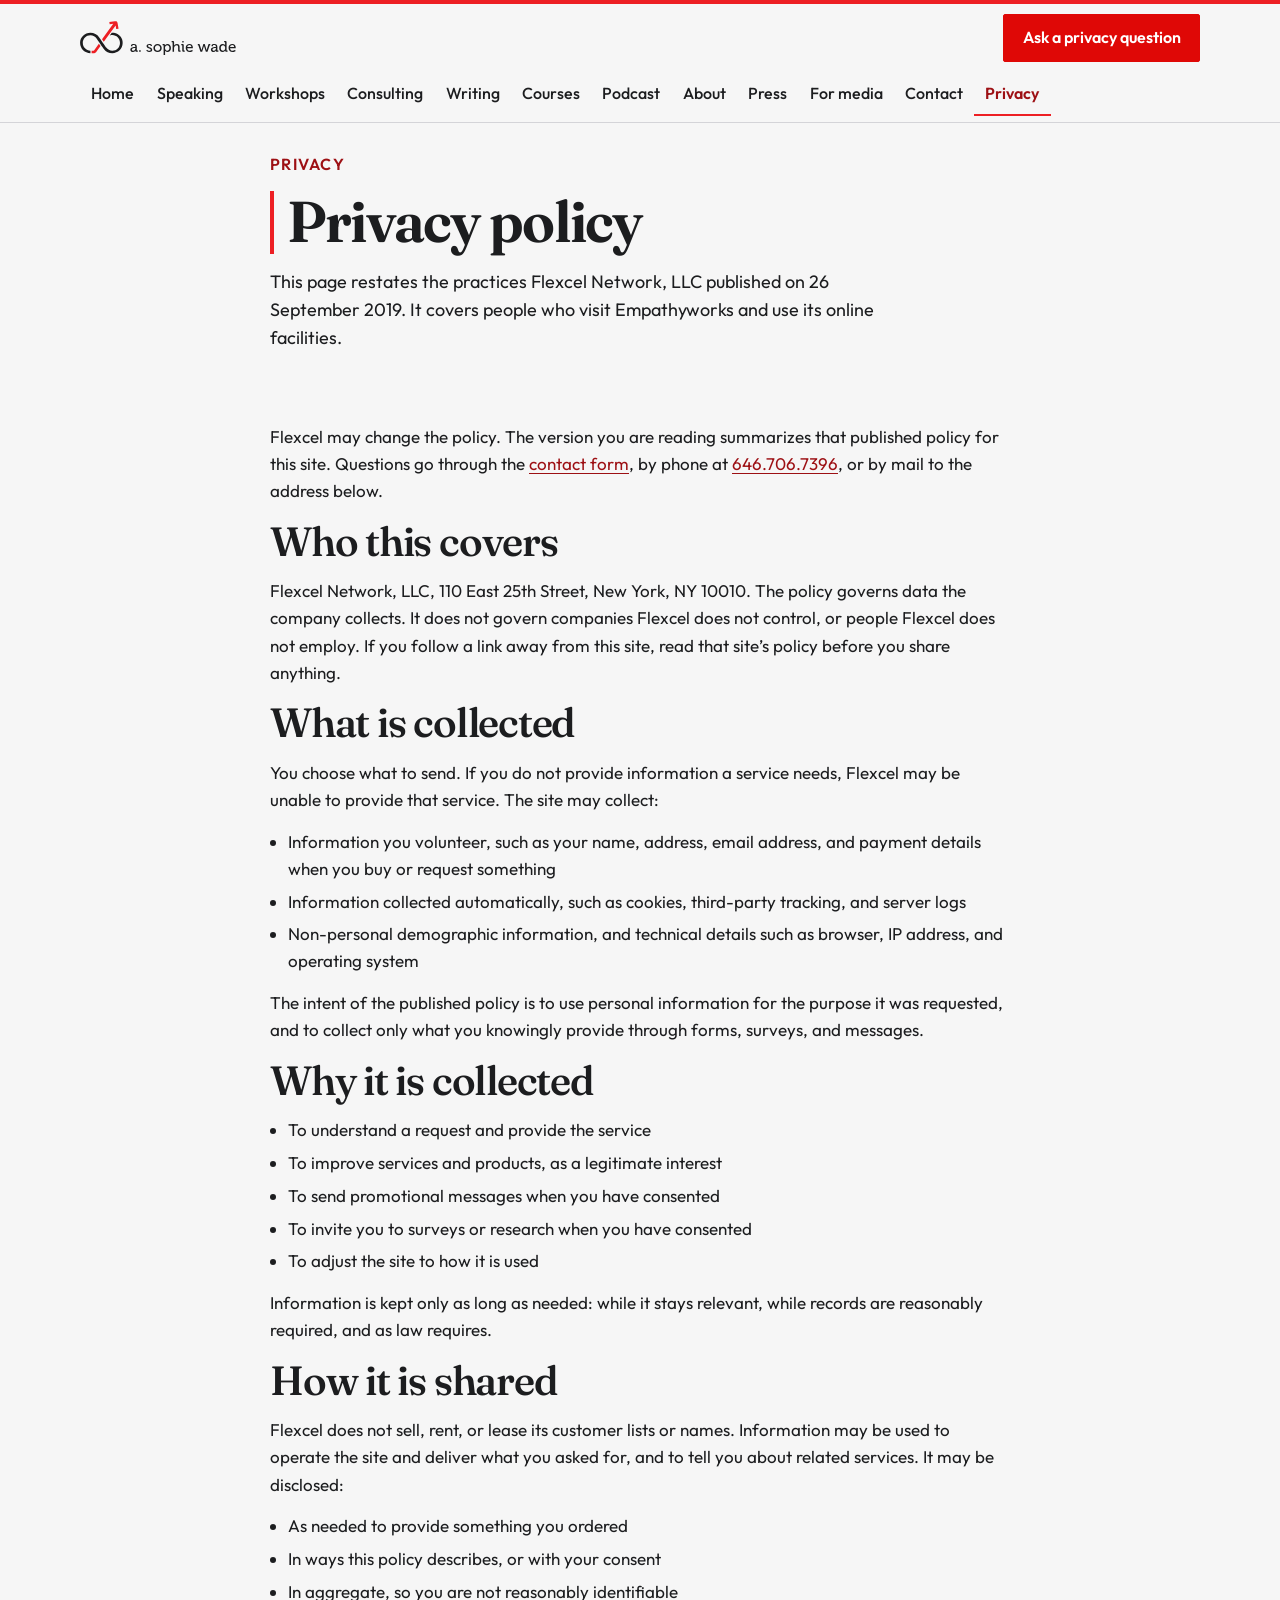
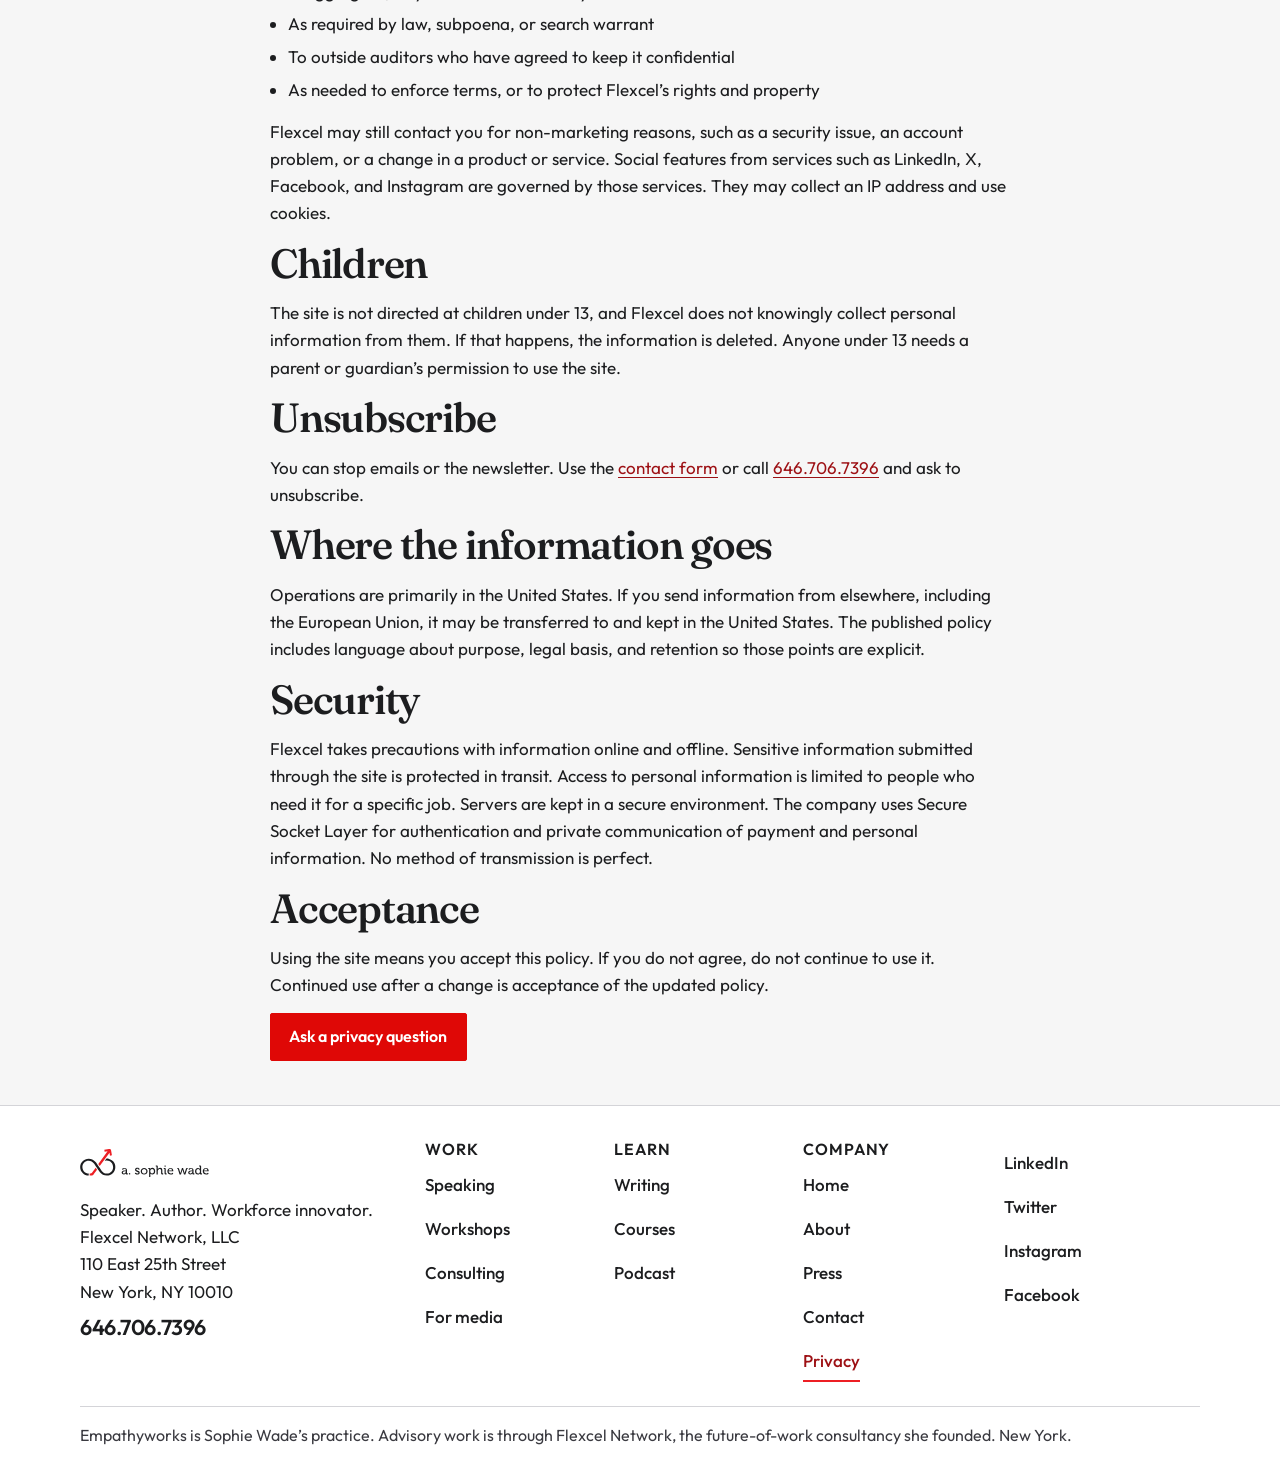
<file: privacy.html>
<!DOCTYPE html>
<html lang="en">
<head>
  <meta charset="utf-8">
  <meta name="viewport" content="width=device-width, initial-scale=1">
  <title>Privacy · Empathyworks</title>
  <meta name="description" content="Privacy practices of Flexcel Network, LLC, the company behind Empathyworks, including what the site collects and how to opt out.">
  <meta name="theme-color" content="#ED1F24">
  <meta property="og:title" content="Privacy · Empathyworks">
  <meta property="og:description" content="Privacy practices of Flexcel Network, LLC, the company behind Empathyworks, including what the site collects and how to opt out.">
  <meta property="og:type" content="website">
  <meta property="og:image" content="assets/sophie-wade.jpg">
  <link rel="icon" href="assets/favicon.svg" type="image/svg+xml">
  <link rel="preconnect" href="https://fonts.googleapis.com">
  <link rel="preconnect" href="https://fonts.gstatic.com" crossorigin>
  <link href="https://fonts.googleapis.com/css2?family=Fraunces:ital,opsz,wght@0,9..144,560;0,9..144,640;1,9..144,560&amp;family=Outfit:wght@400;500;600&amp;display=swap" rel="stylesheet">
  <link rel="stylesheet" href="styles.css">
</head>
<body class="">
  <a class="skip" href="#main">Skip to content</a>
  <header class="site-header">
    <input class="nav-toggle" type="checkbox" id="nav-toggle">
    <div class="bar">
      <a class="brand" href="index.html">
        <svg class="logo" viewBox="0 0 414 90" fill="none" aria-hidden="true" focusable="false">
<path d="M106.9 40.5C103.3 36.3 98.4 33.2 92.8 31.8C90.6 31.2 87.1 30.6 84.3 31L78.9 38.4C81.9 37.5 85.8 37.3 85.8 37.3C96.9 37.5 106.1 46.3 106.1 58.4C106.1 70.2 97 78.9 85.9 78.9C79.2 78.9 73.4 75.6 69.6 70.5C69.4 70.2 50.6 42.7 50.6 42.7C45.7 35.6 37.1 31 27.6 31C12.5 31 0.200012 42.6 0.200012 57.9C0.200012 73.6 12.6 85.4 27.7 85.4V78.9C16.6 78.7 7.40001 69.9 7.40001 57.9C7.40001 46.1 16.5 37.4 27.6 37.4C34.7 37.4 40.8 41.1 44.5 46.8C44.5 46.8 63.4 74.4 63.7 74.8C68.7 81.3 76.8 85.4 85.8 85.4C100.9 85.4 113.2 73.8 113.2 58.5C113.4 51.4 111 45.2 106.9 40.5Z" fill="currentColor"/>
<path d="M99.8 5.8C99.5 3.6 98.8 2 97.6 1.1C96.4 0.299998 94.7 0.100001 92.5 0.400001L77.8 2.5L78.8 8.8L88.3 7.3L58.5 48.4L63 54.8L94.6 12.1L96 21.4L102.3 20.4L99.8 5.8Z" fill="#ED1F24"/>
<path d="M38.2 76.7C36.9 78.5 35.4 78.9 33.3 78.9H30.8V85.4H34.7C40.2 85.4 41.6 84.5 44.8 79.4L54.5 66.3L50.1 60L38.2 76.7Z" fill="#ED1F24"/>
<path d="M146 68.9H146.9V68.7C146.9 65.1 145.6 63.8 142.4 63.8C141.4 63.8 139 64 139 65.4V66.6H135.3V64.6C135.3 61.2 140.4 60.7 142.4 60.7C149.1 60.7 150.8 64.2 150.8 68.7V77.4C150.8 78 151.1 78.3 151.7 78.3H153.4V81.7H149.7C147.9 81.7 147.1 80.8 147.1 79.3C147.1 78.6 147.2 78.1 147.2 78.1H147.1C147.1 78.1 145.5 82.2 140.6 82.2C137.1 82.2 133.6 80 133.6 75.9C133.6 69.3 142.5 68.9 146 68.9ZM141.4 79C144.7 79 146.9 75.5 146.9 72.5V71.8H145.9C142.9 71.8 137.6 72 137.6 75.7C137.6 77.4 138.8 79 141.4 79Z" fill="currentColor"/>
<path d="M157 77.5H161V81.7H157V77.5Z" fill="currentColor"/>
<path d="M178 75.9C178 75.9 180.4 78.9 184.2 78.9C186.1 78.9 187.8 78 187.8 76.3C187.8 72.6 176.6 73 176.6 66.4C176.6 62.5 180.1 60.6 184.2 60.6C186.7 60.6 190.9 61.5 190.9 64.6V66.5H187.4V65.5C187.4 64.3 185.6 63.8 184.3 63.8C182 63.8 180.5 64.6 180.5 66.2C180.5 70.1 191.7 69.2 191.7 76.1C191.7 79.8 188.5 82.1 184.1 82.1C178.6 82.1 175.9 78.5 175.9 78.5L178 75.9Z" fill="currentColor"/>
<path d="M205.8 60.7C211.9 60.7 216.9 65.2 216.9 71.4C216.9 77.7 211.9 82.2 205.8 82.2C199.7 82.2 194.8 77.7 194.8 71.4C194.8 65.2 199.7 60.7 205.8 60.7ZM205.8 78.8C209.7 78.8 212.9 75.7 212.9 71.4C212.9 67.1 209.7 64.1 205.8 64.1C201.9 64.1 198.8 67.1 198.8 71.4C198.8 75.7 201.9 78.8 205.8 78.8Z" fill="currentColor"/>
<path d="M221.8 65.4C221.8 64.8 221.5 64.5 220.9 64.5H219.2V61.1H222.9C224.7 61.1 225.4 61.9 225.4 63.2C225.4 63.8 225.4 64.3 225.4 64.3H225.5C225.5 64.3 227.2 60.6 232.3 60.6C237.8 60.6 241.4 65 241.4 71.4C241.4 77.9 237.4 82.2 232.1 82.2C227.6 82.2 225.8 78.9 225.8 78.9H225.7C225.7 78.9 225.8 79.6 225.8 80.7V89.8H221.9V65.4H221.8ZM231.4 78.8C234.6 78.8 237.3 76.1 237.3 71.5C237.3 67 234.9 64.2 231.5 64.2C228.5 64.2 225.6 66.4 225.6 71.6C225.6 75.1 227.6 78.8 231.4 78.8Z" fill="currentColor"/>
<path d="M245.8 57.3C245.8 56.7 245.5 56.4 244.9 56.4H243.2V53H247.1C248.9 53 249.7 53.8 249.7 55.5V63.5C249.7 64.5 249.6 65.2 249.6 65.2H249.7C250.6 63.2 253.2 60.6 257.3 60.6C262.1 60.6 264.3 63.2 264.3 68.5V77.4C264.3 78 264.6 78.3 265.2 78.3H266.9V81.7H263C261.2 81.7 260.4 80.9 260.4 79.1V69.4C260.4 66.5 259.8 64.2 256.5 64.2C253.4 64.2 250.9 66.3 250 69.3C249.7 70.1 249.6 71 249.6 72V81.6H245.7V57.3H245.8Z" fill="currentColor"/>
<path d="M271.4 65.4C271.4 64.8 271.1 64.5 270.5 64.5H268.8V61.1H272.7C274.5 61.1 275.3 61.9 275.3 63.7V77.4C275.3 78 275.6 78.3 276.2 78.3H277.9V81.7H274C272.2 81.7 271.4 80.9 271.4 79.1V65.4ZM271.5 53H275V57.1H271.5V53Z" fill="currentColor"/>
<path d="M290.7 60.7C296.5 60.7 299.6 65 299.6 70.3C299.6 70.8 299.5 71.9 299.5 71.9H284.5C284.7 76.3 287.9 78.8 291.6 78.8C295.1 78.8 297.6 76.4 297.6 76.4L299.3 79.2C299.3 79.2 296.3 82.2 291.4 82.2C284.9 82.2 280.5 77.5 280.5 71.4C280.4 64.9 284.9 60.7 290.7 60.7ZM295.5 69C295.4 65.6 293.2 63.8 290.7 63.8C287.7 63.8 285.3 65.6 284.7 69H295.5Z" fill="currentColor"/>
<path d="M314.5 65.3C314.3 64.7 313.9 64.5 313.2 64.5H312.6V61.1H315.1C316.9 61.1 317.6 61.5 318.1 63.3L321.8 75.5C322.1 76.6 322.3 77.7 322.3 77.7H322.4C322.4 77.7 322.6 76.6 323 75.5L327.4 61.2H331L335.5 75.5C335.8 76.6 336 77.7 336 77.7H336.1C336.1 77.7 336.3 76.6 336.6 75.5L340.2 63.3C340.7 61.6 341.5 61.1 343.3 61.1H345.7V64.5H345.1C344.5 64.5 344 64.7 343.8 65.3L338.4 81.7H334L329.7 68.5C329.4 67.4 329.1 66.3 329.1 66.3H329C329 66.3 328.8 67.5 328.4 68.5L324.2 81.7H319.7L314.5 65.3Z" fill="currentColor"/>
<path d="M359.8 68.9H360.7V68.7C360.7 65.1 359.4 63.8 356.2 63.8C355.2 63.8 352.8 64 352.8 65.4V66.6H349.1V64.6C349.1 61.2 354.2 60.7 356.2 60.7C362.9 60.7 364.6 64.2 364.6 68.7V77.4C364.6 78 364.9 78.3 365.5 78.3H367.2V81.7H363.5C361.7 81.7 360.9 80.8 360.9 79.3C360.9 78.6 361 78.1 361 78.1H360.9C360.9 78.1 359.3 82.2 354.4 82.2C350.9 82.2 347.4 80 347.4 75.9C347.4 69.3 356.4 68.9 359.8 68.9ZM355.3 79C358.6 79 360.8 75.5 360.8 72.5V71.8H359.8C356.8 71.8 351.5 72 351.5 75.7C351.4 77.4 352.7 79 355.3 79Z" fill="currentColor"/>
<path d="M378.8 60.7C383.6 60.7 385.1 63.9 385.1 63.9H385.2C385.2 63.9 385.1 63.3 385.1 62.5V57.3C385.1 56.7 384.8 56.4 384.2 56.4H382.5V53H386.4C388.2 53 389 53.8 389 55.6V77.4C389 78 389.3 78.3 389.9 78.3H391.6V81.7H387.8C386 81.7 385.3 80.9 385.3 79.5C385.3 78.9 385.3 78.4 385.3 78.4H385.2C385.2 78.4 383.5 82.1 378.5 82.1C372.9 82.1 369.4 77.7 369.4 71.3C369.5 64.9 373.4 60.7 378.8 60.7ZM385.3 71.4C385.3 67.7 383.4 64.1 379.5 64.1C376.3 64.1 373.6 66.8 373.6 71.4C373.6 75.9 376 78.7 379.4 78.7C382.4 78.8 385.3 76.6 385.3 71.4Z" fill="currentColor"/>
<path d="M404.4 60.7C410.2 60.7 413.3 65 413.3 70.3C413.3 70.8 413.2 71.9 413.2 71.9H398.2C398.4 76.3 401.6 78.8 405.3 78.8C408.8 78.8 411.3 76.4 411.3 76.4L413 79.2C413 79.2 410 82.2 405.1 82.2C398.6 82.2 394.2 77.5 394.2 71.4C394 64.9 398.5 60.7 404.4 60.7ZM409.1 69C409 65.6 406.8 63.8 404.3 63.8C401.3 63.8 398.9 65.6 398.3 69H409.1Z" fill="currentColor"/>
</svg>

        <span class="vh">Empathyworks home</span>
      </a>
      <div class="bar-end">
        <a class="btn btn-primary header-cta" href="contact.html">Ask a privacy question</a>
        <label class="menu-btn" for="nav-toggle">
          <span class="menu-icon" aria-hidden="true"></span>
          <span class="menu-label"><span class="when-closed">Menu</span><span class="when-open">Close</span></span>
        </label>
      </div>
    </div>
    <nav class="nav-panel" id="site-nav" aria-label="Primary">
      <ul class="nav-list">
        <li><a class="nav-link" href="index.html">Home</a></li>
<li><a class="nav-link" href="speaking.html">Speaking</a></li>
<li><a class="nav-link" href="workshops.html">Workshops</a></li>
<li><a class="nav-link" href="consulting.html">Consulting</a></li>
<li><a class="nav-link" href="writing.html">Writing</a></li>
<li><a class="nav-link" href="courses.html">Courses</a></li>
<li><a class="nav-link" href="podcast.html">Podcast</a></li>
<li><a class="nav-link" href="about.html">About</a></li>
<li><a class="nav-link" href="press.html">Press</a></li>
<li><a class="nav-link" href="media.html">For media</a></li>
<li><a class="nav-link" href="contact.html">Contact</a></li>
<li><a class="nav-link" href="privacy.html" aria-current="page">Privacy</a></li>
      </ul>
    </nav>
  </header>
  <main id="main">
    
<section class="page-hero">
  <div class="wrap-narrow">
    <p class="kicker">Privacy</p>
    <h1>Privacy policy</h1>
    <p class="lede">This page restates the practices Flexcel Network, LLC published on 26 September 2019. It covers people who visit Empathyworks and use its online facilities.</p>
  </div>
</section>
<section class="section">
  <div class="wrap-narrow stack">
    <p>Flexcel may change the policy. The version you are reading summarizes that published policy for this site. Questions go through the <a href="contact.html">contact form</a>, by phone at <a href="tel:+16467067396">646.706.7396</a>, or by mail to the address below.</p>
    <h2>Who this covers</h2>
    <p>Flexcel Network, LLC, 110 East 25th Street, New York, NY 10010. The policy governs data the company collects. It does not govern companies Flexcel does not control, or people Flexcel does not employ. If you follow a link away from this site, read that site’s policy before you share anything.</p>
    <h2>What is collected</h2>
    <p>You choose what to send. If you do not provide information a service needs, Flexcel may be unable to provide that service. The site may collect:</p>
    <ul class="check-list">
      <li>Information you volunteer, such as your name, address, email address, and payment details when you buy or request something</li>
      <li>Information collected automatically, such as cookies, third-party tracking, and server logs</li>
      <li>Non-personal demographic information, and technical details such as browser, IP address, and operating system</li>
    </ul>
    <p>The intent of the published policy is to use personal information for the purpose it was requested, and to collect only what you knowingly provide through forms, surveys, and messages.</p>
    <h2>Why it is collected</h2>
    <ul class="check-list">
      <li>To understand a request and provide the service</li>
      <li>To improve services and products, as a legitimate interest</li>
      <li>To send promotional messages when you have consented</li>
      <li>To invite you to surveys or research when you have consented</li>
      <li>To adjust the site to how it is used</li>
    </ul>
    <p>Information is kept only as long as needed: while it stays relevant, while records are reasonably required, and as law requires.</p>
    <h2>How it is shared</h2>
    <p>Flexcel does not sell, rent, or lease its customer lists or names. Information may be used to operate the site and deliver what you asked for, and to tell you about related services. It may be disclosed:</p>
    <ul class="check-list">
      <li>As needed to provide something you ordered</li>
      <li>In ways this policy describes, or with your consent</li>
      <li>In aggregate, so you are not reasonably identifiable</li>
      <li>As required by law, subpoena, or search warrant</li>
      <li>To outside auditors who have agreed to keep it confidential</li>
      <li>As needed to enforce terms, or to protect Flexcel’s rights and property</li>
    </ul>
    <p>Flexcel may still contact you for non-marketing reasons, such as a security issue, an account problem, or a change in a product or service. Social features from services such as LinkedIn, X, Facebook, and Instagram are governed by those services. They may collect an IP address and use cookies.</p>
    <h2>Children</h2>
    <p>The site is not directed at children under 13, and Flexcel does not knowingly collect personal information from them. If that happens, the information is deleted. Anyone under 13 needs a parent or guardian’s permission to use the site.</p>
    <h2>Unsubscribe</h2>
    <p>You can stop emails or the newsletter. Use the <a href="contact.html?topic=briefing">contact form</a> or call <a href="tel:+16467067396">646.706.7396</a> and ask to unsubscribe.</p>
    <h2>Where the information goes</h2>
    <p>Operations are primarily in the United States. If you send information from elsewhere, including the European Union, it may be transferred to and kept in the United States. The published policy includes language about purpose, legal basis, and retention so those points are explicit.</p>
    <h2>Security</h2>
    <p>Flexcel takes precautions with information online and offline. Sensitive information submitted through the site is protected in transit. Access to personal information is limited to people who need it for a specific job. Servers are kept in a secure environment. The company uses Secure Socket Layer for authentication and private communication of payment and personal information. No method of transmission is perfect.</p>
    <h2>Acceptance</h2>
    <p>Using the site means you accept this policy. If you do not agree, do not continue to use it. Continued use after a change is acceptance of the updated policy.</p>
    <p><a class="btn btn-primary" href="contact.html">Ask a privacy question</a></p>
  </div>
</section>

  </main>
  <footer class="site-footer">
    <div class="wrap footer-grid">
      <div class="footer-brand">
        <a class="brand" href="index.html"><svg class="logo" viewBox="0 0 414 90" fill="none" aria-hidden="true" focusable="false">
<path d="M106.9 40.5C103.3 36.3 98.4 33.2 92.8 31.8C90.6 31.2 87.1 30.6 84.3 31L78.9 38.4C81.9 37.5 85.8 37.3 85.8 37.3C96.9 37.5 106.1 46.3 106.1 58.4C106.1 70.2 97 78.9 85.9 78.9C79.2 78.9 73.4 75.6 69.6 70.5C69.4 70.2 50.6 42.7 50.6 42.7C45.7 35.6 37.1 31 27.6 31C12.5 31 0.200012 42.6 0.200012 57.9C0.200012 73.6 12.6 85.4 27.7 85.4V78.9C16.6 78.7 7.40001 69.9 7.40001 57.9C7.40001 46.1 16.5 37.4 27.6 37.4C34.7 37.4 40.8 41.1 44.5 46.8C44.5 46.8 63.4 74.4 63.7 74.8C68.7 81.3 76.8 85.4 85.8 85.4C100.9 85.4 113.2 73.8 113.2 58.5C113.4 51.4 111 45.2 106.9 40.5Z" fill="currentColor"/>
<path d="M99.8 5.8C99.5 3.6 98.8 2 97.6 1.1C96.4 0.299998 94.7 0.100001 92.5 0.400001L77.8 2.5L78.8 8.8L88.3 7.3L58.5 48.4L63 54.8L94.6 12.1L96 21.4L102.3 20.4L99.8 5.8Z" fill="#ED1F24"/>
<path d="M38.2 76.7C36.9 78.5 35.4 78.9 33.3 78.9H30.8V85.4H34.7C40.2 85.4 41.6 84.5 44.8 79.4L54.5 66.3L50.1 60L38.2 76.7Z" fill="#ED1F24"/>
<path d="M146 68.9H146.9V68.7C146.9 65.1 145.6 63.8 142.4 63.8C141.4 63.8 139 64 139 65.4V66.6H135.3V64.6C135.3 61.2 140.4 60.7 142.4 60.7C149.1 60.7 150.8 64.2 150.8 68.7V77.4C150.8 78 151.1 78.3 151.7 78.3H153.4V81.7H149.7C147.9 81.7 147.1 80.8 147.1 79.3C147.1 78.6 147.2 78.1 147.2 78.1H147.1C147.1 78.1 145.5 82.2 140.6 82.2C137.1 82.2 133.6 80 133.6 75.9C133.6 69.3 142.5 68.9 146 68.9ZM141.4 79C144.7 79 146.9 75.5 146.9 72.5V71.8H145.9C142.9 71.8 137.6 72 137.6 75.7C137.6 77.4 138.8 79 141.4 79Z" fill="currentColor"/>
<path d="M157 77.5H161V81.7H157V77.5Z" fill="currentColor"/>
<path d="M178 75.9C178 75.9 180.4 78.9 184.2 78.9C186.1 78.9 187.8 78 187.8 76.3C187.8 72.6 176.6 73 176.6 66.4C176.6 62.5 180.1 60.6 184.2 60.6C186.7 60.6 190.9 61.5 190.9 64.6V66.5H187.4V65.5C187.4 64.3 185.6 63.8 184.3 63.8C182 63.8 180.5 64.6 180.5 66.2C180.5 70.1 191.7 69.2 191.7 76.1C191.7 79.8 188.5 82.1 184.1 82.1C178.6 82.1 175.9 78.5 175.9 78.5L178 75.9Z" fill="currentColor"/>
<path d="M205.8 60.7C211.9 60.7 216.9 65.2 216.9 71.4C216.9 77.7 211.9 82.2 205.8 82.2C199.7 82.2 194.8 77.7 194.8 71.4C194.8 65.2 199.7 60.7 205.8 60.7ZM205.8 78.8C209.7 78.8 212.9 75.7 212.9 71.4C212.9 67.1 209.7 64.1 205.8 64.1C201.9 64.1 198.8 67.1 198.8 71.4C198.8 75.7 201.9 78.8 205.8 78.8Z" fill="currentColor"/>
<path d="M221.8 65.4C221.8 64.8 221.5 64.5 220.9 64.5H219.2V61.1H222.9C224.7 61.1 225.4 61.9 225.4 63.2C225.4 63.8 225.4 64.3 225.4 64.3H225.5C225.5 64.3 227.2 60.6 232.3 60.6C237.8 60.6 241.4 65 241.4 71.4C241.4 77.9 237.4 82.2 232.1 82.2C227.6 82.2 225.8 78.9 225.8 78.9H225.7C225.7 78.9 225.8 79.6 225.8 80.7V89.8H221.9V65.4H221.8ZM231.4 78.8C234.6 78.8 237.3 76.1 237.3 71.5C237.3 67 234.9 64.2 231.5 64.2C228.5 64.2 225.6 66.4 225.6 71.6C225.6 75.1 227.6 78.8 231.4 78.8Z" fill="currentColor"/>
<path d="M245.8 57.3C245.8 56.7 245.5 56.4 244.9 56.4H243.2V53H247.1C248.9 53 249.7 53.8 249.7 55.5V63.5C249.7 64.5 249.6 65.2 249.6 65.2H249.7C250.6 63.2 253.2 60.6 257.3 60.6C262.1 60.6 264.3 63.2 264.3 68.5V77.4C264.3 78 264.6 78.3 265.2 78.3H266.9V81.7H263C261.2 81.7 260.4 80.9 260.4 79.1V69.4C260.4 66.5 259.8 64.2 256.5 64.2C253.4 64.2 250.9 66.3 250 69.3C249.7 70.1 249.6 71 249.6 72V81.6H245.7V57.3H245.8Z" fill="currentColor"/>
<path d="M271.4 65.4C271.4 64.8 271.1 64.5 270.5 64.5H268.8V61.1H272.7C274.5 61.1 275.3 61.9 275.3 63.7V77.4C275.3 78 275.6 78.3 276.2 78.3H277.9V81.7H274C272.2 81.7 271.4 80.9 271.4 79.1V65.4ZM271.5 53H275V57.1H271.5V53Z" fill="currentColor"/>
<path d="M290.7 60.7C296.5 60.7 299.6 65 299.6 70.3C299.6 70.8 299.5 71.9 299.5 71.9H284.5C284.7 76.3 287.9 78.8 291.6 78.8C295.1 78.8 297.6 76.4 297.6 76.4L299.3 79.2C299.3 79.2 296.3 82.2 291.4 82.2C284.9 82.2 280.5 77.5 280.5 71.4C280.4 64.9 284.9 60.7 290.7 60.7ZM295.5 69C295.4 65.6 293.2 63.8 290.7 63.8C287.7 63.8 285.3 65.6 284.7 69H295.5Z" fill="currentColor"/>
<path d="M314.5 65.3C314.3 64.7 313.9 64.5 313.2 64.5H312.6V61.1H315.1C316.9 61.1 317.6 61.5 318.1 63.3L321.8 75.5C322.1 76.6 322.3 77.7 322.3 77.7H322.4C322.4 77.7 322.6 76.6 323 75.5L327.4 61.2H331L335.5 75.5C335.8 76.6 336 77.7 336 77.7H336.1C336.1 77.7 336.3 76.6 336.6 75.5L340.2 63.3C340.7 61.6 341.5 61.1 343.3 61.1H345.7V64.5H345.1C344.5 64.5 344 64.7 343.8 65.3L338.4 81.7H334L329.7 68.5C329.4 67.4 329.1 66.3 329.1 66.3H329C329 66.3 328.8 67.5 328.4 68.5L324.2 81.7H319.7L314.5 65.3Z" fill="currentColor"/>
<path d="M359.8 68.9H360.7V68.7C360.7 65.1 359.4 63.8 356.2 63.8C355.2 63.8 352.8 64 352.8 65.4V66.6H349.1V64.6C349.1 61.2 354.2 60.7 356.2 60.7C362.9 60.7 364.6 64.2 364.6 68.7V77.4C364.6 78 364.9 78.3 365.5 78.3H367.2V81.7H363.5C361.7 81.7 360.9 80.8 360.9 79.3C360.9 78.6 361 78.1 361 78.1H360.9C360.9 78.1 359.3 82.2 354.4 82.2C350.9 82.2 347.4 80 347.4 75.9C347.4 69.3 356.4 68.9 359.8 68.9ZM355.3 79C358.6 79 360.8 75.5 360.8 72.5V71.8H359.8C356.8 71.8 351.5 72 351.5 75.7C351.4 77.4 352.7 79 355.3 79Z" fill="currentColor"/>
<path d="M378.8 60.7C383.6 60.7 385.1 63.9 385.1 63.9H385.2C385.2 63.9 385.1 63.3 385.1 62.5V57.3C385.1 56.7 384.8 56.4 384.2 56.4H382.5V53H386.4C388.2 53 389 53.8 389 55.6V77.4C389 78 389.3 78.3 389.9 78.3H391.6V81.7H387.8C386 81.7 385.3 80.9 385.3 79.5C385.3 78.9 385.3 78.4 385.3 78.4H385.2C385.2 78.4 383.5 82.1 378.5 82.1C372.9 82.1 369.4 77.7 369.4 71.3C369.5 64.9 373.4 60.7 378.8 60.7ZM385.3 71.4C385.3 67.7 383.4 64.1 379.5 64.1C376.3 64.1 373.6 66.8 373.6 71.4C373.6 75.9 376 78.7 379.4 78.7C382.4 78.8 385.3 76.6 385.3 71.4Z" fill="currentColor"/>
<path d="M404.4 60.7C410.2 60.7 413.3 65 413.3 70.3C413.3 70.8 413.2 71.9 413.2 71.9H398.2C398.4 76.3 401.6 78.8 405.3 78.8C408.8 78.8 411.3 76.4 411.3 76.4L413 79.2C413 79.2 410 82.2 405.1 82.2C398.6 82.2 394.2 77.5 394.2 71.4C394 64.9 398.5 60.7 404.4 60.7ZM409.1 69C409 65.6 406.8 63.8 404.3 63.8C401.3 63.8 398.9 65.6 398.3 69H409.1Z" fill="currentColor"/>
</svg>
<span class="vh">Empathyworks home</span></a>
        <p>Speaker. Author. Workforce innovator.</p>
        <address>
          Flexcel Network, LLC<br>
          110 East 25th Street<br>
          New York, NY 10010
        </address>
        <a class="phone-link" href="tel:+16467067396">646.706.7396</a>
      </div>
      <nav class="footer-nav" aria-label="Footer">
        <div><h2>Work</h2><ul><li><a href="speaking.html">Speaking</a></li><li><a href="workshops.html">Workshops</a></li><li><a href="consulting.html">Consulting</a></li><li><a href="media.html">For media</a></li></ul></div><div><h2>Learn</h2><ul><li><a href="writing.html">Writing</a></li><li><a href="courses.html">Courses</a></li><li><a href="podcast.html">Podcast</a></li></ul></div><div><h2>Company</h2><ul><li><a href="index.html">Home</a></li><li><a href="about.html">About</a></li><li><a href="press.html">Press</a></li><li><a href="contact.html">Contact</a></li><li><a href="privacy.html" aria-current="page">Privacy</a></li></ul></div>
      </nav>
      <div>
        <h2 class="vh">Social</h2>
        <ul class="social-list">
          <li><a href="https://www.linkedin.com/in/sophie-wade-380b8/" rel="noopener noreferrer">LinkedIn</a></li>
          <li><a href="https://twitter.com/ASophieWade" rel="noopener noreferrer">Twitter</a></li>
          <li><a href="https://www.instagram.com/asophiewade/" rel="noopener noreferrer">Instagram</a></li>
          <li><a href="https://www.facebook.com/sophie.wade.507" rel="noopener noreferrer">Facebook</a></li>
        </ul>
      </div>
    </div>
    <div class="wrap">
      <p class="legal">Empathyworks is Sophie Wade’s practice. Advisory work is through Flexcel Network, the future-of-work consultancy she founded. New York.</p>
    </div>
  </footer>
  <div class="dock"><a class="btn btn-primary" href="contact.html">Ask a privacy question</a></div>
  <script src="site.js"></script>
</body>
</html>
</file>
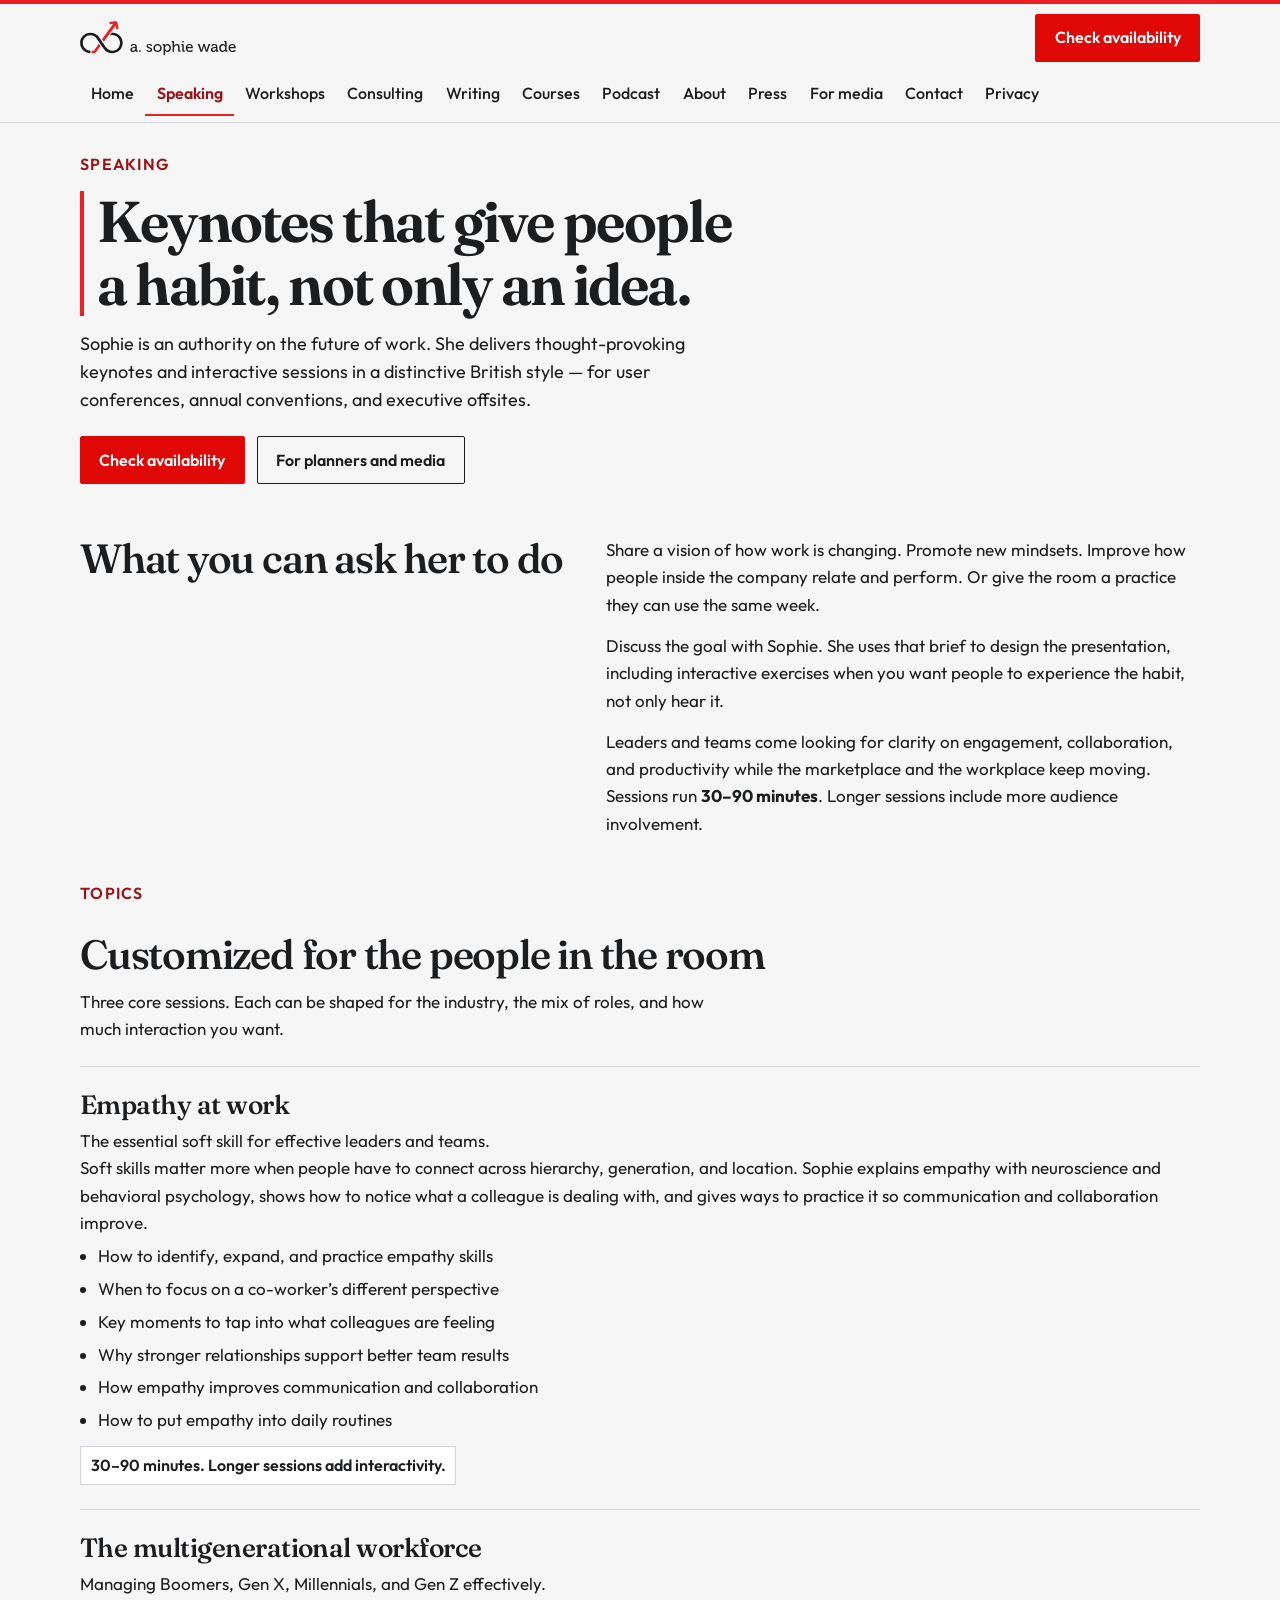
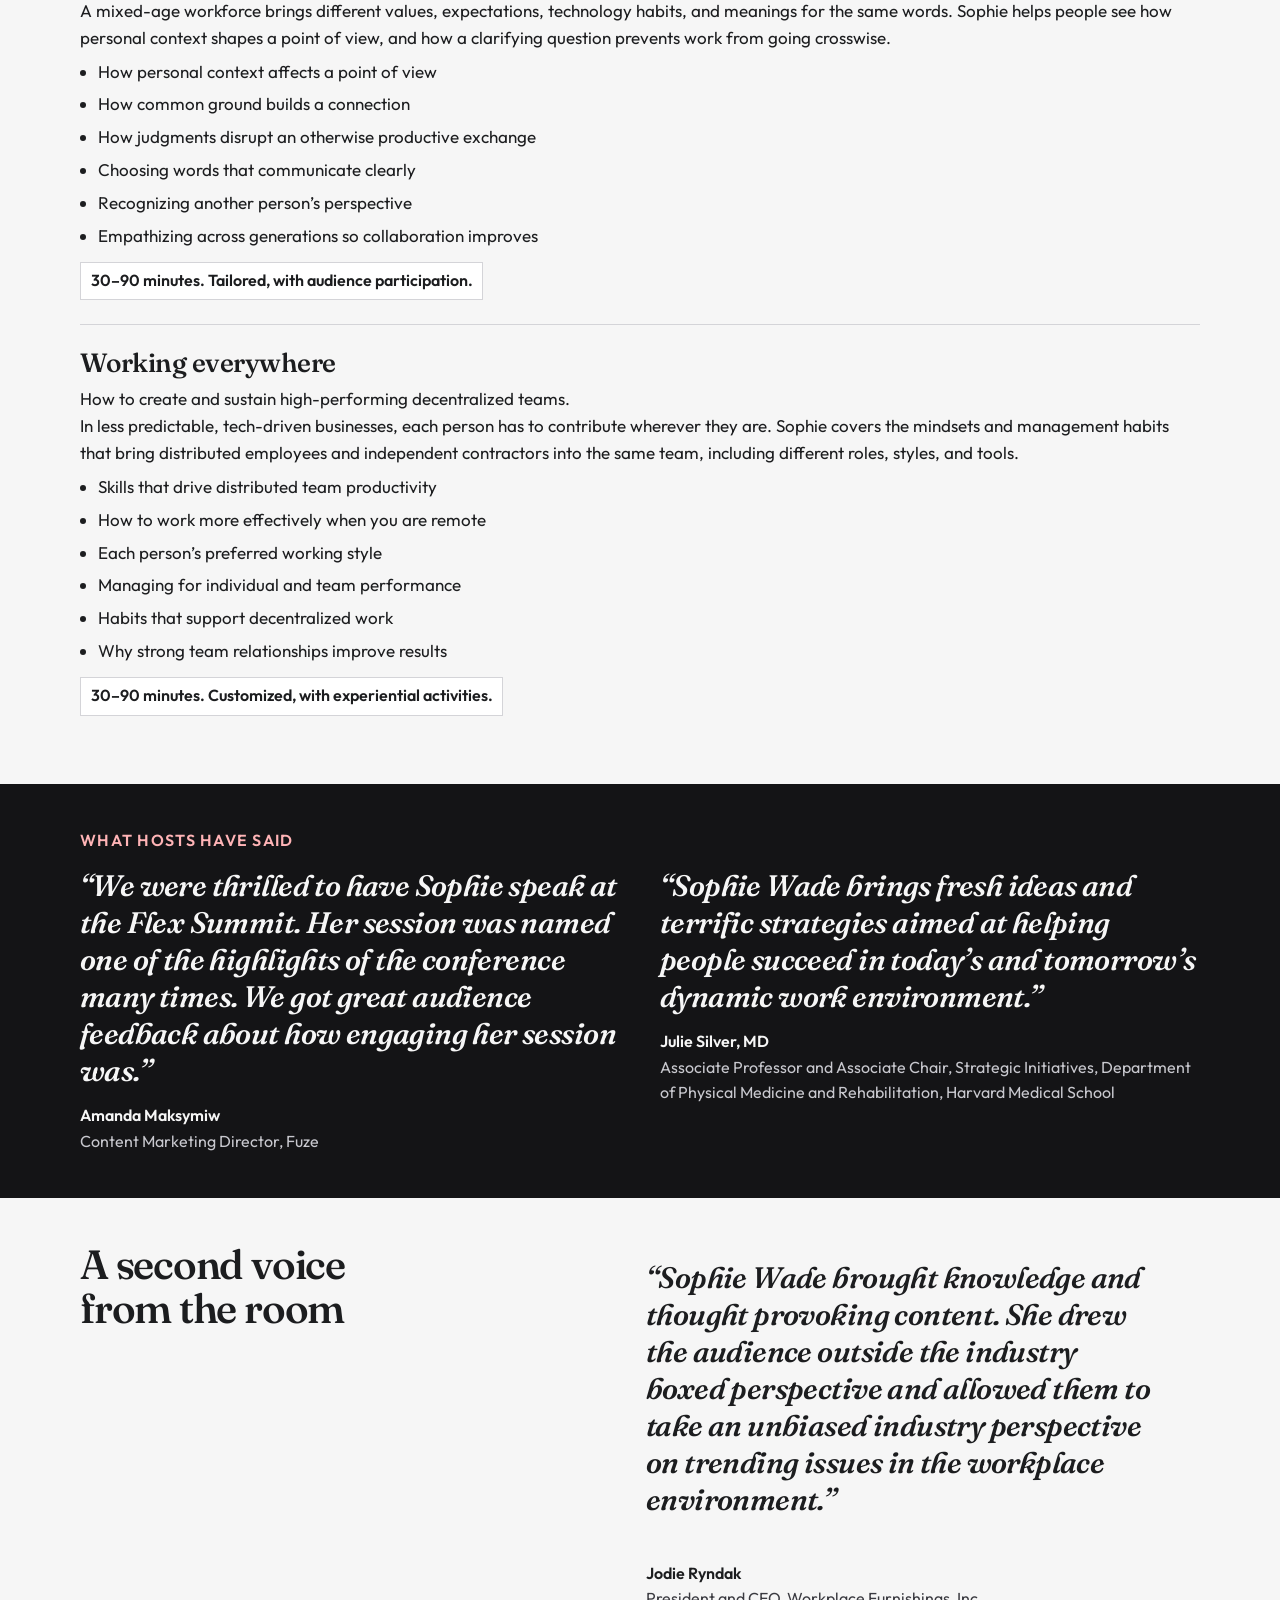
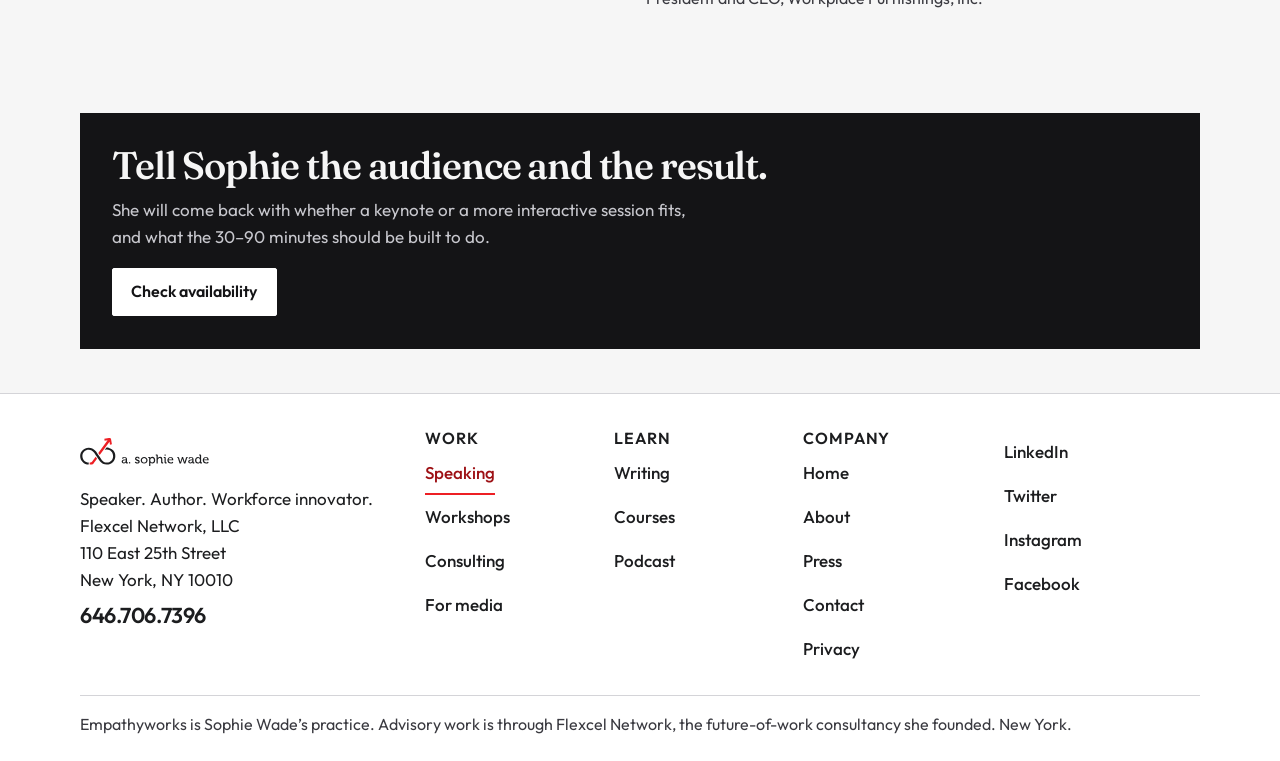
<file: speaking.html>
<!DOCTYPE html>
<html lang="en">
<head>
  <meta charset="utf-8">
  <meta name="viewport" content="width=device-width, initial-scale=1">
  <title>Speaking · Empathyworks</title>
  <meta name="description" content="Book Sophie Wade for a keynote or interactive session on empathy, generations, and distributed work. Sessions run 30 to 90 minutes.">
  <meta name="theme-color" content="#ED1F24">
  <meta property="og:title" content="Speaking · Empathyworks">
  <meta property="og:description" content="Book Sophie Wade for a keynote or interactive session on empathy, generations, and distributed work. Sessions run 30 to 90 minutes.">
  <meta property="og:type" content="website">
  <meta property="og:image" content="assets/sophie-wade.jpg">
  <link rel="icon" href="assets/favicon.svg" type="image/svg+xml">
  <link rel="preconnect" href="https://fonts.googleapis.com">
  <link rel="preconnect" href="https://fonts.gstatic.com" crossorigin>
  <link href="https://fonts.googleapis.com/css2?family=Fraunces:ital,opsz,wght@0,9..144,560;0,9..144,640;1,9..144,560&amp;family=Outfit:wght@400;500;600&amp;display=swap" rel="stylesheet">
  <link rel="stylesheet" href="styles.css">
</head>
<body class="">
  <a class="skip" href="#main">Skip to content</a>
  <header class="site-header">
    <input class="nav-toggle" type="checkbox" id="nav-toggle">
    <div class="bar">
      <a class="brand" href="index.html">
        <svg class="logo" viewBox="0 0 414 90" fill="none" aria-hidden="true" focusable="false">
<path d="M106.9 40.5C103.3 36.3 98.4 33.2 92.8 31.8C90.6 31.2 87.1 30.6 84.3 31L78.9 38.4C81.9 37.5 85.8 37.3 85.8 37.3C96.9 37.5 106.1 46.3 106.1 58.4C106.1 70.2 97 78.9 85.9 78.9C79.2 78.9 73.4 75.6 69.6 70.5C69.4 70.2 50.6 42.7 50.6 42.7C45.7 35.6 37.1 31 27.6 31C12.5 31 0.200012 42.6 0.200012 57.9C0.200012 73.6 12.6 85.4 27.7 85.4V78.9C16.6 78.7 7.40001 69.9 7.40001 57.9C7.40001 46.1 16.5 37.4 27.6 37.4C34.7 37.4 40.8 41.1 44.5 46.8C44.5 46.8 63.4 74.4 63.7 74.8C68.7 81.3 76.8 85.4 85.8 85.4C100.9 85.4 113.2 73.8 113.2 58.5C113.4 51.4 111 45.2 106.9 40.5Z" fill="currentColor"/>
<path d="M99.8 5.8C99.5 3.6 98.8 2 97.6 1.1C96.4 0.299998 94.7 0.100001 92.5 0.400001L77.8 2.5L78.8 8.8L88.3 7.3L58.5 48.4L63 54.8L94.6 12.1L96 21.4L102.3 20.4L99.8 5.8Z" fill="#ED1F24"/>
<path d="M38.2 76.7C36.9 78.5 35.4 78.9 33.3 78.9H30.8V85.4H34.7C40.2 85.4 41.6 84.5 44.8 79.4L54.5 66.3L50.1 60L38.2 76.7Z" fill="#ED1F24"/>
<path d="M146 68.9H146.9V68.7C146.9 65.1 145.6 63.8 142.4 63.8C141.4 63.8 139 64 139 65.4V66.6H135.3V64.6C135.3 61.2 140.4 60.7 142.4 60.7C149.1 60.7 150.8 64.2 150.8 68.7V77.4C150.8 78 151.1 78.3 151.7 78.3H153.4V81.7H149.7C147.9 81.7 147.1 80.8 147.1 79.3C147.1 78.6 147.2 78.1 147.2 78.1H147.1C147.1 78.1 145.5 82.2 140.6 82.2C137.1 82.2 133.6 80 133.6 75.9C133.6 69.3 142.5 68.9 146 68.9ZM141.4 79C144.7 79 146.9 75.5 146.9 72.5V71.8H145.9C142.9 71.8 137.6 72 137.6 75.7C137.6 77.4 138.8 79 141.4 79Z" fill="currentColor"/>
<path d="M157 77.5H161V81.7H157V77.5Z" fill="currentColor"/>
<path d="M178 75.9C178 75.9 180.4 78.9 184.2 78.9C186.1 78.9 187.8 78 187.8 76.3C187.8 72.6 176.6 73 176.6 66.4C176.6 62.5 180.1 60.6 184.2 60.6C186.7 60.6 190.9 61.5 190.9 64.6V66.5H187.4V65.5C187.4 64.3 185.6 63.8 184.3 63.8C182 63.8 180.5 64.6 180.5 66.2C180.5 70.1 191.7 69.2 191.7 76.1C191.7 79.8 188.5 82.1 184.1 82.1C178.6 82.1 175.9 78.5 175.9 78.5L178 75.9Z" fill="currentColor"/>
<path d="M205.8 60.7C211.9 60.7 216.9 65.2 216.9 71.4C216.9 77.7 211.9 82.2 205.8 82.2C199.7 82.2 194.8 77.7 194.8 71.4C194.8 65.2 199.7 60.7 205.8 60.7ZM205.8 78.8C209.7 78.8 212.9 75.7 212.9 71.4C212.9 67.1 209.7 64.1 205.8 64.1C201.9 64.1 198.8 67.1 198.8 71.4C198.8 75.7 201.9 78.8 205.8 78.8Z" fill="currentColor"/>
<path d="M221.8 65.4C221.8 64.8 221.5 64.5 220.9 64.5H219.2V61.1H222.9C224.7 61.1 225.4 61.9 225.4 63.2C225.4 63.8 225.4 64.3 225.4 64.3H225.5C225.5 64.3 227.2 60.6 232.3 60.6C237.8 60.6 241.4 65 241.4 71.4C241.4 77.9 237.4 82.2 232.1 82.2C227.6 82.2 225.8 78.9 225.8 78.9H225.7C225.7 78.9 225.8 79.6 225.8 80.7V89.8H221.9V65.4H221.8ZM231.4 78.8C234.6 78.8 237.3 76.1 237.3 71.5C237.3 67 234.9 64.2 231.5 64.2C228.5 64.2 225.6 66.4 225.6 71.6C225.6 75.1 227.6 78.8 231.4 78.8Z" fill="currentColor"/>
<path d="M245.8 57.3C245.8 56.7 245.5 56.4 244.9 56.4H243.2V53H247.1C248.9 53 249.7 53.8 249.7 55.5V63.5C249.7 64.5 249.6 65.2 249.6 65.2H249.7C250.6 63.2 253.2 60.6 257.3 60.6C262.1 60.6 264.3 63.2 264.3 68.5V77.4C264.3 78 264.6 78.3 265.2 78.3H266.9V81.7H263C261.2 81.7 260.4 80.9 260.4 79.1V69.4C260.4 66.5 259.8 64.2 256.5 64.2C253.4 64.2 250.9 66.3 250 69.3C249.7 70.1 249.6 71 249.6 72V81.6H245.7V57.3H245.8Z" fill="currentColor"/>
<path d="M271.4 65.4C271.4 64.8 271.1 64.5 270.5 64.5H268.8V61.1H272.7C274.5 61.1 275.3 61.9 275.3 63.7V77.4C275.3 78 275.6 78.3 276.2 78.3H277.9V81.7H274C272.2 81.7 271.4 80.9 271.4 79.1V65.4ZM271.5 53H275V57.1H271.5V53Z" fill="currentColor"/>
<path d="M290.7 60.7C296.5 60.7 299.6 65 299.6 70.3C299.6 70.8 299.5 71.9 299.5 71.9H284.5C284.7 76.3 287.9 78.8 291.6 78.8C295.1 78.8 297.6 76.4 297.6 76.4L299.3 79.2C299.3 79.2 296.3 82.2 291.4 82.2C284.9 82.2 280.5 77.5 280.5 71.4C280.4 64.9 284.9 60.7 290.7 60.7ZM295.5 69C295.4 65.6 293.2 63.8 290.7 63.8C287.7 63.8 285.3 65.6 284.7 69H295.5Z" fill="currentColor"/>
<path d="M314.5 65.3C314.3 64.7 313.9 64.5 313.2 64.5H312.6V61.1H315.1C316.9 61.1 317.6 61.5 318.1 63.3L321.8 75.5C322.1 76.6 322.3 77.7 322.3 77.7H322.4C322.4 77.7 322.6 76.6 323 75.5L327.4 61.2H331L335.5 75.5C335.8 76.6 336 77.7 336 77.7H336.1C336.1 77.7 336.3 76.6 336.6 75.5L340.2 63.3C340.7 61.6 341.5 61.1 343.3 61.1H345.7V64.5H345.1C344.5 64.5 344 64.7 343.8 65.3L338.4 81.7H334L329.7 68.5C329.4 67.4 329.1 66.3 329.1 66.3H329C329 66.3 328.8 67.5 328.4 68.5L324.2 81.7H319.7L314.5 65.3Z" fill="currentColor"/>
<path d="M359.8 68.9H360.7V68.7C360.7 65.1 359.4 63.8 356.2 63.8C355.2 63.8 352.8 64 352.8 65.4V66.6H349.1V64.6C349.1 61.2 354.2 60.7 356.2 60.7C362.9 60.7 364.6 64.2 364.6 68.7V77.4C364.6 78 364.9 78.3 365.5 78.3H367.2V81.7H363.5C361.7 81.7 360.9 80.8 360.9 79.3C360.9 78.6 361 78.1 361 78.1H360.9C360.9 78.1 359.3 82.2 354.4 82.2C350.9 82.2 347.4 80 347.4 75.9C347.4 69.3 356.4 68.9 359.8 68.9ZM355.3 79C358.6 79 360.8 75.5 360.8 72.5V71.8H359.8C356.8 71.8 351.5 72 351.5 75.7C351.4 77.4 352.7 79 355.3 79Z" fill="currentColor"/>
<path d="M378.8 60.7C383.6 60.7 385.1 63.9 385.1 63.9H385.2C385.2 63.9 385.1 63.3 385.1 62.5V57.3C385.1 56.7 384.8 56.4 384.2 56.4H382.5V53H386.4C388.2 53 389 53.8 389 55.6V77.4C389 78 389.3 78.3 389.9 78.3H391.6V81.7H387.8C386 81.7 385.3 80.9 385.3 79.5C385.3 78.9 385.3 78.4 385.3 78.4H385.2C385.2 78.4 383.5 82.1 378.5 82.1C372.9 82.1 369.4 77.7 369.4 71.3C369.5 64.9 373.4 60.7 378.8 60.7ZM385.3 71.4C385.3 67.7 383.4 64.1 379.5 64.1C376.3 64.1 373.6 66.8 373.6 71.4C373.6 75.9 376 78.7 379.4 78.7C382.4 78.8 385.3 76.6 385.3 71.4Z" fill="currentColor"/>
<path d="M404.4 60.7C410.2 60.7 413.3 65 413.3 70.3C413.3 70.8 413.2 71.9 413.2 71.9H398.2C398.4 76.3 401.6 78.8 405.3 78.8C408.8 78.8 411.3 76.4 411.3 76.4L413 79.2C413 79.2 410 82.2 405.1 82.2C398.6 82.2 394.2 77.5 394.2 71.4C394 64.9 398.5 60.7 404.4 60.7ZM409.1 69C409 65.6 406.8 63.8 404.3 63.8C401.3 63.8 398.9 65.6 398.3 69H409.1Z" fill="currentColor"/>
</svg>

        <span class="vh">Empathyworks home</span>
      </a>
      <div class="bar-end">
        <a class="btn btn-primary header-cta" href="contact.html?topic=speaking">Check availability</a>
        <label class="menu-btn" for="nav-toggle">
          <span class="menu-icon" aria-hidden="true"></span>
          <span class="menu-label"><span class="when-closed">Menu</span><span class="when-open">Close</span></span>
        </label>
      </div>
    </div>
    <nav class="nav-panel" id="site-nav" aria-label="Primary">
      <ul class="nav-list">
        <li><a class="nav-link" href="index.html">Home</a></li>
<li><a class="nav-link" href="speaking.html" aria-current="page">Speaking</a></li>
<li><a class="nav-link" href="workshops.html">Workshops</a></li>
<li><a class="nav-link" href="consulting.html">Consulting</a></li>
<li><a class="nav-link" href="writing.html">Writing</a></li>
<li><a class="nav-link" href="courses.html">Courses</a></li>
<li><a class="nav-link" href="podcast.html">Podcast</a></li>
<li><a class="nav-link" href="about.html">About</a></li>
<li><a class="nav-link" href="press.html">Press</a></li>
<li><a class="nav-link" href="media.html">For media</a></li>
<li><a class="nav-link" href="contact.html">Contact</a></li>
<li><a class="nav-link" href="privacy.html">Privacy</a></li>
      </ul>
    </nav>
  </header>
  <main id="main">
    
<section class="page-hero">
  <div class="wrap">
    <p class="kicker">Speaking</p>
    <h1>Keynotes that give people a habit, not only an idea.</h1>
    <p class="lede">Sophie is an authority on the future of work. She delivers thought-provoking keynotes and interactive sessions in a distinctive British style — for user conferences, annual conventions, and executive offsites.</p>
    <div class="hero-actions">
      <a class="btn btn-primary" href="contact.html?topic=speaking">Check availability</a>
      <a class="btn btn-ghost" href="media.html">For planners and media</a>
    </div>
  </div>
</section>
<section class="section">
  <div class="wrap split">
    <div>
      <h2>What you can ask her to do</h2>
    </div>
    <div class="stack">
      <p>Share a vision of how work is changing. Promote new mindsets. Improve how people inside the company relate and perform. Or give the room a practice they can use the same week.</p>
      <p>Discuss the goal with Sophie. She uses that brief to design the presentation, including interactive exercises when you want people to experience the habit, not only hear it.</p>
      <p>Leaders and teams come looking for clarity on engagement, collaboration, and productivity while the marketplace and the workplace keep moving. Sessions run <strong>30–90 minutes</strong>. Longer sessions include more audience involvement.</p>
    </div>
  </div>
</section>
<section class="section" style="padding-top:0" id="topics">
  <div class="wrap">
    <div class="section-head">
      <p class="kicker">Topics</p>
      <h2>Customized for the people in the room</h2>
      <p>Three core sessions. Each can be shaped for the industry, the mix of roles, and how much interaction you want.</p>
    </div>
    <article class="topic" id="empathy-talk">
      <header>
        <h3>Empathy at work</h3>
        <p>The essential soft skill for effective leaders and teams.</p>
      </header>
      <p>Soft skills matter more when people have to connect across hierarchy, generation, and location. Sophie explains empathy with neuroscience and behavioral psychology, shows how to notice what a colleague is dealing with, and gives ways to practice it so communication and collaboration improve.</p>
      <h4 class="vh">Takeaways</h4>
      <ul class="check-list">
        <li>How to identify, expand, and practice empathy skills</li>
        <li>When to focus on a co-worker’s different perspective</li>
        <li>Key moments to tap into what colleagues are feeling</li>
        <li>Why stronger relationships support better team results</li>
        <li>How empathy improves communication and collaboration</li>
        <li>How to put empathy into daily routines</li>
      </ul>
      <p class="length">30–90 minutes. Longer sessions add interactivity.</p>
    </article>
    <article class="topic" id="generations-talk">
      <header>
        <h3>The multigenerational workforce</h3>
        <p>Managing Boomers, Gen X, Millennials, and Gen Z effectively.</p>
      </header>
      <p>A mixed-age workforce brings different values, expectations, technology habits, and meanings for the same words. Sophie helps people see how personal context shapes a point of view, and how a clarifying question prevents work from going crosswise.</p>
      <ul class="check-list">
        <li>How personal context affects a point of view</li>
        <li>How common ground builds a connection</li>
        <li>How judgments disrupt an otherwise productive exchange</li>
        <li>Choosing words that communicate clearly</li>
        <li>Recognizing another person’s perspective</li>
        <li>Empathizing across generations so collaboration improves</li>
      </ul>
      <p class="length">30–90 minutes. Tailored, with audience participation.</p>
    </article>
    <article class="topic" id="everywhere-talk">
      <header>
        <h3>Working everywhere</h3>
        <p>How to create and sustain high-performing decentralized teams.</p>
      </header>
      <p>In less predictable, tech-driven businesses, each person has to contribute wherever they are. Sophie covers the mindsets and management habits that bring distributed employees and independent contractors into the same team, including different roles, styles, and tools.</p>
      <ul class="check-list">
        <li>Skills that drive distributed team productivity</li>
        <li>How to work more effectively when you are remote</li>
        <li>Each person’s preferred working style</li>
        <li>Managing for individual and team performance</li>
        <li>Habits that support decentralized work</li>
        <li>Why strong team relationships improve results</li>
      </ul>
      <p class="length">30–90 minutes. Customized, with experiential activities.</p>
    </article>
  </div>
</section>
<section class="band">
  <div class="wrap">
    <p class="kicker">What hosts have said</p>
    <div class="quotes two">
      <figure>
        <blockquote>“We were thrilled to have Sophie speak at the Flex Summit. Her session was named one of the highlights of the conference many times. We got great audience feedback about how engaging her session was.”</blockquote>
        <figcaption><strong>Amanda Maksymiw</strong> Content Marketing Director, Fuze</figcaption>
      </figure>
      <figure>
        <blockquote>“Sophie Wade brings fresh ideas and terrific strategies aimed at helping people succeed in today’s and tomorrow’s dynamic work environment.”</blockquote>
        <figcaption><strong>Julie Silver, MD</strong> Associate Professor and Associate Chair, Strategic Initiatives, Department of Physical Medicine and Rehabilitation, Harvard Medical School</figcaption>
      </figure>
    </div>
  </div>
</section>
<section class="section">
  <div class="wrap split">
    <div>
      <h2>A second voice from the room</h2>
    </div>
    <figure class="quotes">
      <blockquote>“Sophie Wade brought knowledge and thought provoking content. She drew the audience outside the industry boxed perspective and allowed them to take an unbiased industry perspective on trending issues in the workplace environment.”</blockquote>
      <figcaption><strong>Jodie Ryndak</strong> President and CEO, Workplace Furnishings, Inc.</figcaption>
    </figure>
  </div>
</section>

<section class="enquiry" aria-label="Enquiry">
  <div class="wrap">
    <div class="enquiry-box">
      <h2>Tell Sophie the audience and the result.</h2>
      <p>She will come back with whether a keynote or a more interactive session fits, and what the 30–90 minutes should be built to do.</p>
      <a class="btn btn-on-band" href="contact.html?topic=speaking">Check availability</a>
    </div>
  </div>
</section>

  </main>
  <footer class="site-footer">
    <div class="wrap footer-grid">
      <div class="footer-brand">
        <a class="brand" href="index.html"><svg class="logo" viewBox="0 0 414 90" fill="none" aria-hidden="true" focusable="false">
<path d="M106.9 40.5C103.3 36.3 98.4 33.2 92.8 31.8C90.6 31.2 87.1 30.6 84.3 31L78.9 38.4C81.9 37.5 85.8 37.3 85.8 37.3C96.9 37.5 106.1 46.3 106.1 58.4C106.1 70.2 97 78.9 85.9 78.9C79.2 78.9 73.4 75.6 69.6 70.5C69.4 70.2 50.6 42.7 50.6 42.7C45.7 35.6 37.1 31 27.6 31C12.5 31 0.200012 42.6 0.200012 57.9C0.200012 73.6 12.6 85.4 27.7 85.4V78.9C16.6 78.7 7.40001 69.9 7.40001 57.9C7.40001 46.1 16.5 37.4 27.6 37.4C34.7 37.4 40.8 41.1 44.5 46.8C44.5 46.8 63.4 74.4 63.7 74.8C68.7 81.3 76.8 85.4 85.8 85.4C100.9 85.4 113.2 73.8 113.2 58.5C113.4 51.4 111 45.2 106.9 40.5Z" fill="currentColor"/>
<path d="M99.8 5.8C99.5 3.6 98.8 2 97.6 1.1C96.4 0.299998 94.7 0.100001 92.5 0.400001L77.8 2.5L78.8 8.8L88.3 7.3L58.5 48.4L63 54.8L94.6 12.1L96 21.4L102.3 20.4L99.8 5.8Z" fill="#ED1F24"/>
<path d="M38.2 76.7C36.9 78.5 35.4 78.9 33.3 78.9H30.8V85.4H34.7C40.2 85.4 41.6 84.5 44.8 79.4L54.5 66.3L50.1 60L38.2 76.7Z" fill="#ED1F24"/>
<path d="M146 68.9H146.9V68.7C146.9 65.1 145.6 63.8 142.4 63.8C141.4 63.8 139 64 139 65.4V66.6H135.3V64.6C135.3 61.2 140.4 60.7 142.4 60.7C149.1 60.7 150.8 64.2 150.8 68.7V77.4C150.8 78 151.1 78.3 151.7 78.3H153.4V81.7H149.7C147.9 81.7 147.1 80.8 147.1 79.3C147.1 78.6 147.2 78.1 147.2 78.1H147.1C147.1 78.1 145.5 82.2 140.6 82.2C137.1 82.2 133.6 80 133.6 75.9C133.6 69.3 142.5 68.9 146 68.9ZM141.4 79C144.7 79 146.9 75.5 146.9 72.5V71.8H145.9C142.9 71.8 137.6 72 137.6 75.7C137.6 77.4 138.8 79 141.4 79Z" fill="currentColor"/>
<path d="M157 77.5H161V81.7H157V77.5Z" fill="currentColor"/>
<path d="M178 75.9C178 75.9 180.4 78.9 184.2 78.9C186.1 78.9 187.8 78 187.8 76.3C187.8 72.6 176.6 73 176.6 66.4C176.6 62.5 180.1 60.6 184.2 60.6C186.7 60.6 190.9 61.5 190.9 64.6V66.5H187.4V65.5C187.4 64.3 185.6 63.8 184.3 63.8C182 63.8 180.5 64.6 180.5 66.2C180.5 70.1 191.7 69.2 191.7 76.1C191.7 79.8 188.5 82.1 184.1 82.1C178.6 82.1 175.9 78.5 175.9 78.5L178 75.9Z" fill="currentColor"/>
<path d="M205.8 60.7C211.9 60.7 216.9 65.2 216.9 71.4C216.9 77.7 211.9 82.2 205.8 82.2C199.7 82.2 194.8 77.7 194.8 71.4C194.8 65.2 199.7 60.7 205.8 60.7ZM205.8 78.8C209.7 78.8 212.9 75.7 212.9 71.4C212.9 67.1 209.7 64.1 205.8 64.1C201.9 64.1 198.8 67.1 198.8 71.4C198.8 75.7 201.9 78.8 205.8 78.8Z" fill="currentColor"/>
<path d="M221.8 65.4C221.8 64.8 221.5 64.5 220.9 64.5H219.2V61.1H222.9C224.7 61.1 225.4 61.9 225.4 63.2C225.4 63.8 225.4 64.3 225.4 64.3H225.5C225.5 64.3 227.2 60.6 232.3 60.6C237.8 60.6 241.4 65 241.4 71.4C241.4 77.9 237.4 82.2 232.1 82.2C227.6 82.2 225.8 78.9 225.8 78.9H225.7C225.7 78.9 225.8 79.6 225.8 80.7V89.8H221.9V65.4H221.8ZM231.4 78.8C234.6 78.8 237.3 76.1 237.3 71.5C237.3 67 234.9 64.2 231.5 64.2C228.5 64.2 225.6 66.4 225.6 71.6C225.6 75.1 227.6 78.8 231.4 78.8Z" fill="currentColor"/>
<path d="M245.8 57.3C245.8 56.7 245.5 56.4 244.9 56.4H243.2V53H247.1C248.9 53 249.7 53.8 249.7 55.5V63.5C249.7 64.5 249.6 65.2 249.6 65.2H249.7C250.6 63.2 253.2 60.6 257.3 60.6C262.1 60.6 264.3 63.2 264.3 68.5V77.4C264.3 78 264.6 78.3 265.2 78.3H266.9V81.7H263C261.2 81.7 260.4 80.9 260.4 79.1V69.4C260.4 66.5 259.8 64.2 256.5 64.2C253.4 64.2 250.9 66.3 250 69.3C249.7 70.1 249.6 71 249.6 72V81.6H245.7V57.3H245.8Z" fill="currentColor"/>
<path d="M271.4 65.4C271.4 64.8 271.1 64.5 270.5 64.5H268.8V61.1H272.7C274.5 61.1 275.3 61.9 275.3 63.7V77.4C275.3 78 275.6 78.3 276.2 78.3H277.9V81.7H274C272.2 81.7 271.4 80.9 271.4 79.1V65.4ZM271.5 53H275V57.1H271.5V53Z" fill="currentColor"/>
<path d="M290.7 60.7C296.5 60.7 299.6 65 299.6 70.3C299.6 70.8 299.5 71.9 299.5 71.9H284.5C284.7 76.3 287.9 78.8 291.6 78.8C295.1 78.8 297.6 76.4 297.6 76.4L299.3 79.2C299.3 79.2 296.3 82.2 291.4 82.2C284.9 82.2 280.5 77.5 280.5 71.4C280.4 64.9 284.9 60.7 290.7 60.7ZM295.5 69C295.4 65.6 293.2 63.8 290.7 63.8C287.7 63.8 285.3 65.6 284.7 69H295.5Z" fill="currentColor"/>
<path d="M314.5 65.3C314.3 64.7 313.9 64.5 313.2 64.5H312.6V61.1H315.1C316.9 61.1 317.6 61.5 318.1 63.3L321.8 75.5C322.1 76.6 322.3 77.7 322.3 77.7H322.4C322.4 77.7 322.6 76.6 323 75.5L327.4 61.2H331L335.5 75.5C335.8 76.6 336 77.7 336 77.7H336.1C336.1 77.7 336.3 76.6 336.6 75.5L340.2 63.3C340.7 61.6 341.5 61.1 343.3 61.1H345.7V64.5H345.1C344.5 64.5 344 64.7 343.8 65.3L338.4 81.7H334L329.7 68.5C329.4 67.4 329.1 66.3 329.1 66.3H329C329 66.3 328.8 67.5 328.4 68.5L324.2 81.7H319.7L314.5 65.3Z" fill="currentColor"/>
<path d="M359.8 68.9H360.7V68.7C360.7 65.1 359.4 63.8 356.2 63.8C355.2 63.8 352.8 64 352.8 65.4V66.6H349.1V64.6C349.1 61.2 354.2 60.7 356.2 60.7C362.9 60.7 364.6 64.2 364.6 68.7V77.4C364.6 78 364.9 78.3 365.5 78.3H367.2V81.7H363.5C361.7 81.7 360.9 80.8 360.9 79.3C360.9 78.6 361 78.1 361 78.1H360.9C360.9 78.1 359.3 82.2 354.4 82.2C350.9 82.2 347.4 80 347.4 75.9C347.4 69.3 356.4 68.9 359.8 68.9ZM355.3 79C358.6 79 360.8 75.5 360.8 72.5V71.8H359.8C356.8 71.8 351.5 72 351.5 75.7C351.4 77.4 352.7 79 355.3 79Z" fill="currentColor"/>
<path d="M378.8 60.7C383.6 60.7 385.1 63.9 385.1 63.9H385.2C385.2 63.9 385.1 63.3 385.1 62.5V57.3C385.1 56.7 384.8 56.4 384.2 56.4H382.5V53H386.4C388.2 53 389 53.8 389 55.6V77.4C389 78 389.3 78.3 389.9 78.3H391.6V81.7H387.8C386 81.7 385.3 80.9 385.3 79.5C385.3 78.9 385.3 78.4 385.3 78.4H385.2C385.2 78.4 383.5 82.1 378.5 82.1C372.9 82.1 369.4 77.7 369.4 71.3C369.5 64.9 373.4 60.7 378.8 60.7ZM385.3 71.4C385.3 67.7 383.4 64.1 379.5 64.1C376.3 64.1 373.6 66.8 373.6 71.4C373.6 75.9 376 78.7 379.4 78.7C382.4 78.8 385.3 76.6 385.3 71.4Z" fill="currentColor"/>
<path d="M404.4 60.7C410.2 60.7 413.3 65 413.3 70.3C413.3 70.8 413.2 71.9 413.2 71.9H398.2C398.4 76.3 401.6 78.8 405.3 78.8C408.8 78.8 411.3 76.4 411.3 76.4L413 79.2C413 79.2 410 82.2 405.1 82.2C398.6 82.2 394.2 77.5 394.2 71.4C394 64.9 398.5 60.7 404.4 60.7ZM409.1 69C409 65.6 406.8 63.8 404.3 63.8C401.3 63.8 398.9 65.6 398.3 69H409.1Z" fill="currentColor"/>
</svg>
<span class="vh">Empathyworks home</span></a>
        <p>Speaker. Author. Workforce innovator.</p>
        <address>
          Flexcel Network, LLC<br>
          110 East 25th Street<br>
          New York, NY 10010
        </address>
        <a class="phone-link" href="tel:+16467067396">646.706.7396</a>
      </div>
      <nav class="footer-nav" aria-label="Footer">
        <div><h2>Work</h2><ul><li><a href="speaking.html" aria-current="page">Speaking</a></li><li><a href="workshops.html">Workshops</a></li><li><a href="consulting.html">Consulting</a></li><li><a href="media.html">For media</a></li></ul></div><div><h2>Learn</h2><ul><li><a href="writing.html">Writing</a></li><li><a href="courses.html">Courses</a></li><li><a href="podcast.html">Podcast</a></li></ul></div><div><h2>Company</h2><ul><li><a href="index.html">Home</a></li><li><a href="about.html">About</a></li><li><a href="press.html">Press</a></li><li><a href="contact.html">Contact</a></li><li><a href="privacy.html">Privacy</a></li></ul></div>
      </nav>
      <div>
        <h2 class="vh">Social</h2>
        <ul class="social-list">
          <li><a href="https://www.linkedin.com/in/sophie-wade-380b8/" rel="noopener noreferrer">LinkedIn</a></li>
          <li><a href="https://twitter.com/ASophieWade" rel="noopener noreferrer">Twitter</a></li>
          <li><a href="https://www.instagram.com/asophiewade/" rel="noopener noreferrer">Instagram</a></li>
          <li><a href="https://www.facebook.com/sophie.wade.507" rel="noopener noreferrer">Facebook</a></li>
        </ul>
      </div>
    </div>
    <div class="wrap">
      <p class="legal">Empathyworks is Sophie Wade’s practice. Advisory work is through Flexcel Network, the future-of-work consultancy she founded. New York.</p>
    </div>
  </footer>
  <div class="dock"><a class="btn btn-primary" href="contact.html?topic=speaking">Check availability</a></div>
  <script src="site.js"></script>
</body>
</html>
</file>
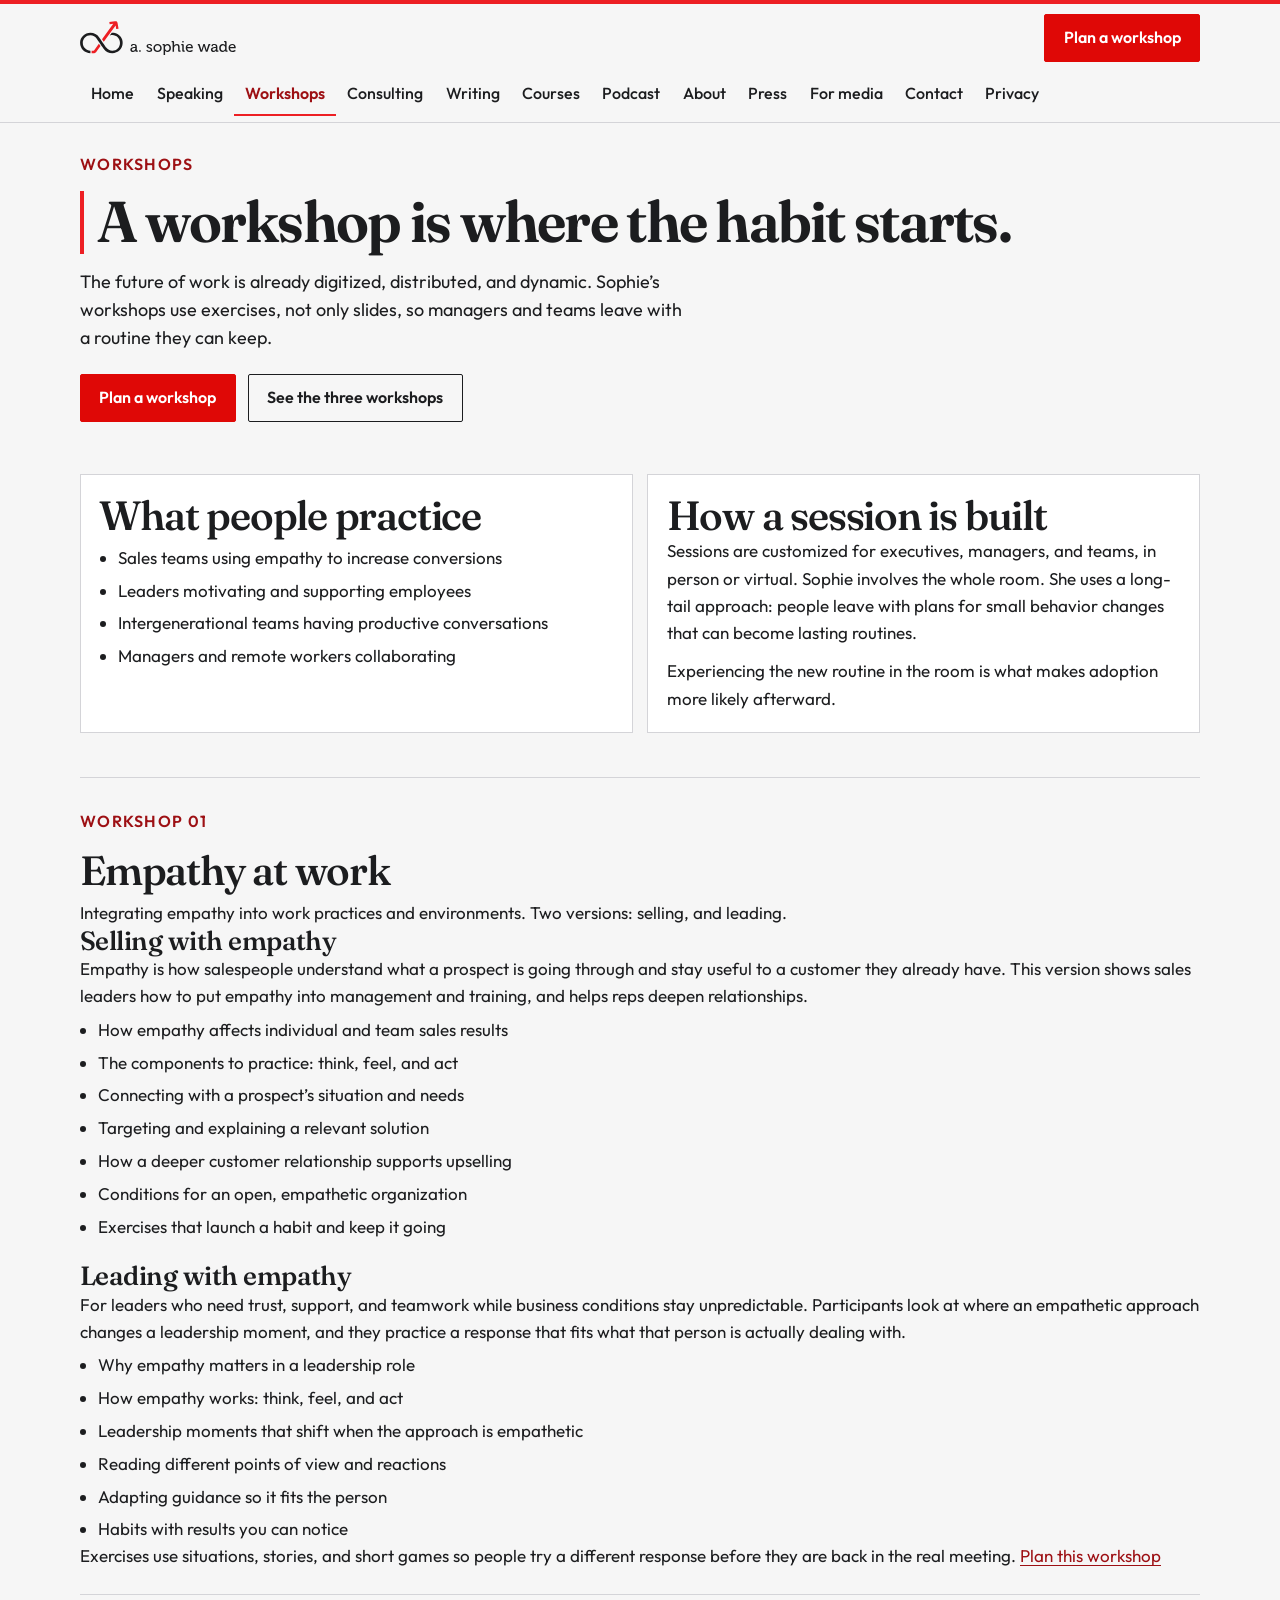
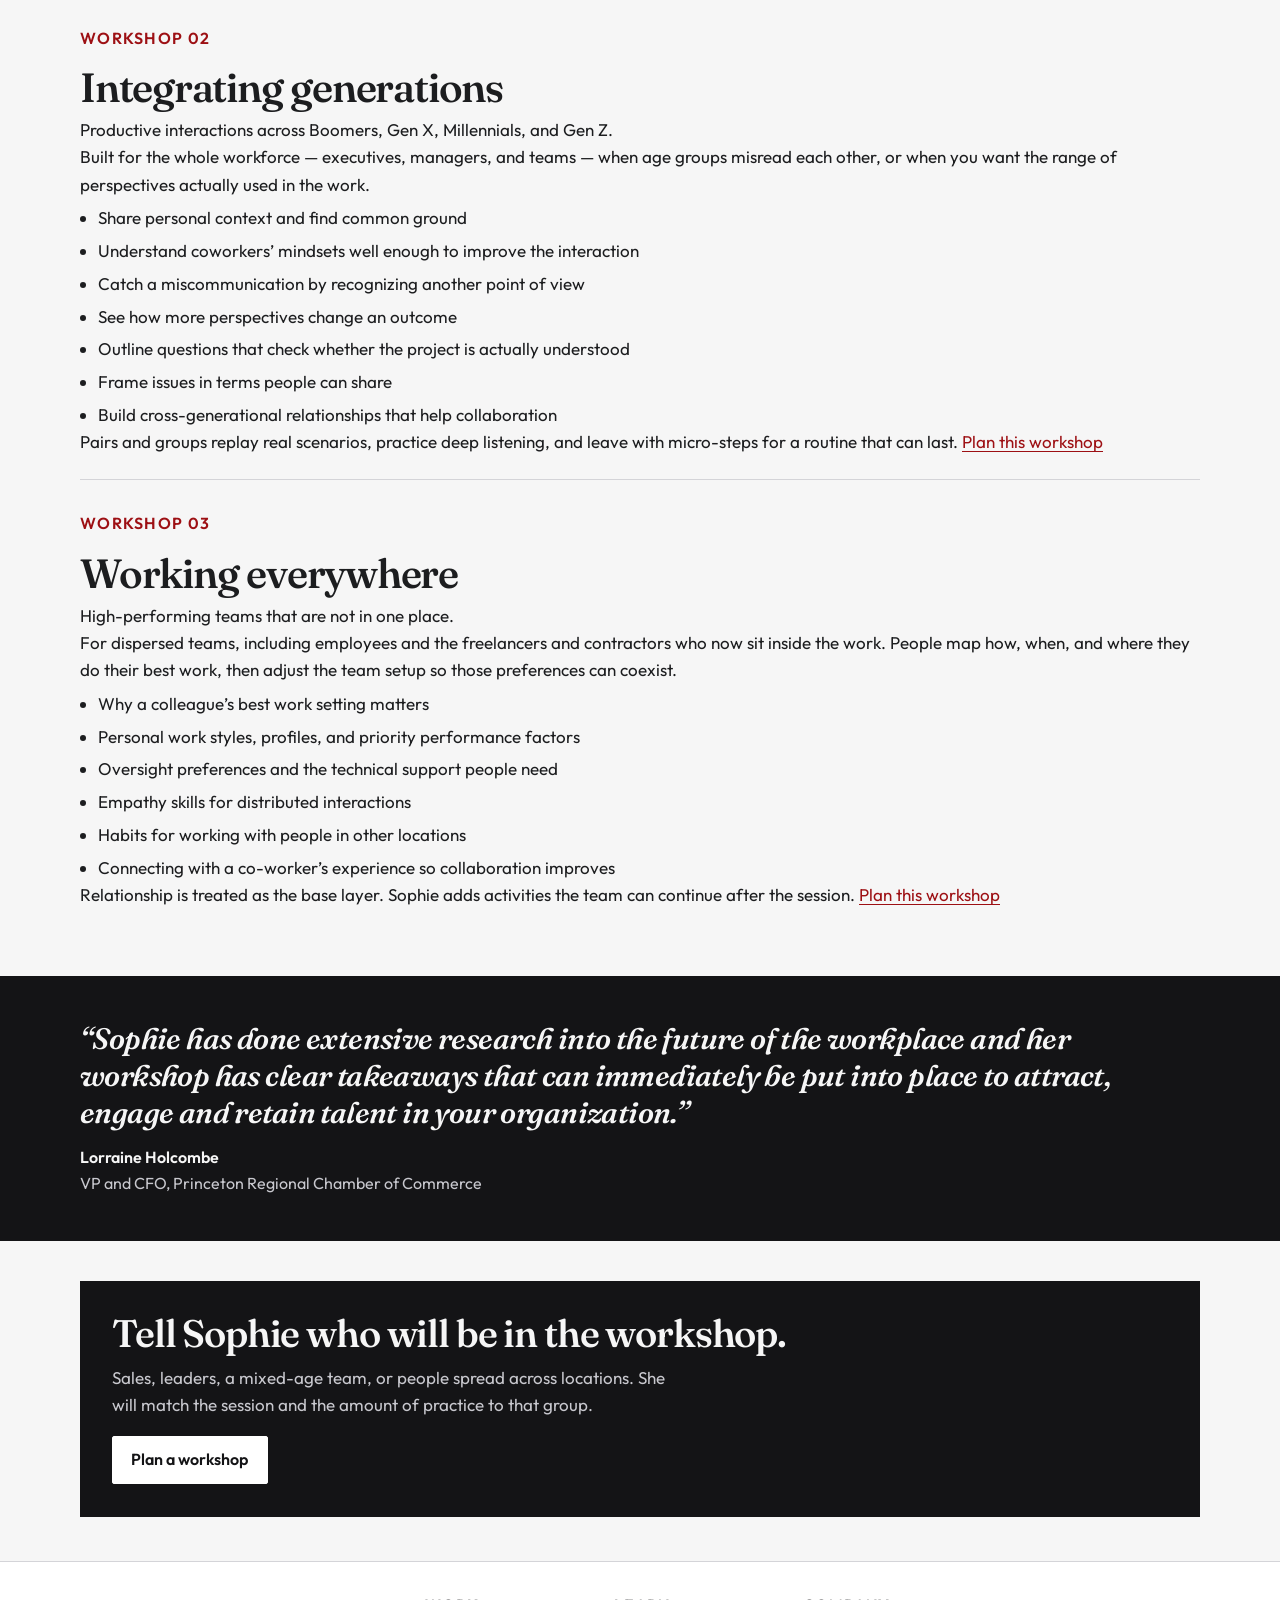
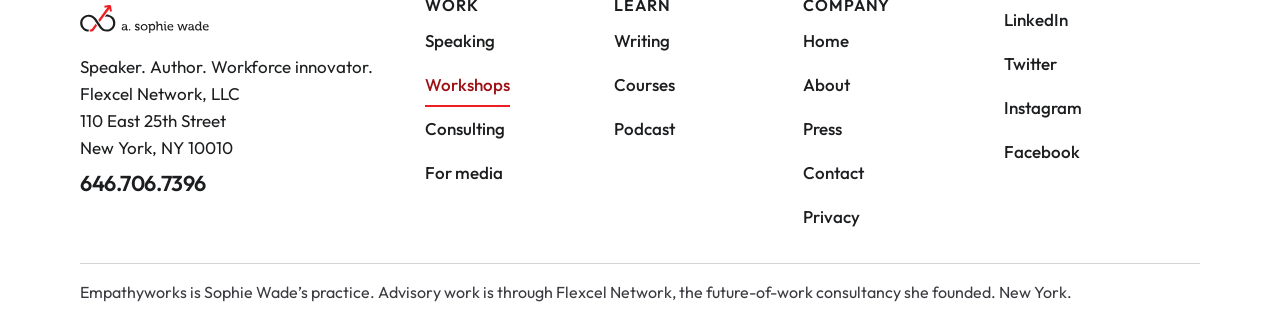
<file: workshops.html>
<!DOCTYPE html>
<html lang="en">
<head>
  <meta charset="utf-8">
  <meta name="viewport" content="width=device-width, initial-scale=1">
  <title>Workshops · Empathyworks</title>
  <meta name="description" content="Sophie Wade’s workshops help sales teams, leaders, generations, and distributed teams practice empathy until it becomes a habit.">
  <meta name="theme-color" content="#ED1F24">
  <meta property="og:title" content="Workshops · Empathyworks">
  <meta property="og:description" content="Sophie Wade’s workshops help sales teams, leaders, generations, and distributed teams practice empathy until it becomes a habit.">
  <meta property="og:type" content="website">
  <meta property="og:image" content="assets/sophie-wade.jpg">
  <link rel="icon" href="assets/favicon.svg" type="image/svg+xml">
  <link rel="preconnect" href="https://fonts.googleapis.com">
  <link rel="preconnect" href="https://fonts.gstatic.com" crossorigin>
  <link href="https://fonts.googleapis.com/css2?family=Fraunces:ital,opsz,wght@0,9..144,560;0,9..144,640;1,9..144,560&amp;family=Outfit:wght@400;500;600&amp;display=swap" rel="stylesheet">
  <link rel="stylesheet" href="styles.css">
</head>
<body class="">
  <a class="skip" href="#main">Skip to content</a>
  <header class="site-header">
    <input class="nav-toggle" type="checkbox" id="nav-toggle">
    <div class="bar">
      <a class="brand" href="index.html">
        <svg class="logo" viewBox="0 0 414 90" fill="none" aria-hidden="true" focusable="false">
<path d="M106.9 40.5C103.3 36.3 98.4 33.2 92.8 31.8C90.6 31.2 87.1 30.6 84.3 31L78.9 38.4C81.9 37.5 85.8 37.3 85.8 37.3C96.9 37.5 106.1 46.3 106.1 58.4C106.1 70.2 97 78.9 85.9 78.9C79.2 78.9 73.4 75.6 69.6 70.5C69.4 70.2 50.6 42.7 50.6 42.7C45.7 35.6 37.1 31 27.6 31C12.5 31 0.200012 42.6 0.200012 57.9C0.200012 73.6 12.6 85.4 27.7 85.4V78.9C16.6 78.7 7.40001 69.9 7.40001 57.9C7.40001 46.1 16.5 37.4 27.6 37.4C34.7 37.4 40.8 41.1 44.5 46.8C44.5 46.8 63.4 74.4 63.7 74.8C68.7 81.3 76.8 85.4 85.8 85.4C100.9 85.4 113.2 73.8 113.2 58.5C113.4 51.4 111 45.2 106.9 40.5Z" fill="currentColor"/>
<path d="M99.8 5.8C99.5 3.6 98.8 2 97.6 1.1C96.4 0.299998 94.7 0.100001 92.5 0.400001L77.8 2.5L78.8 8.8L88.3 7.3L58.5 48.4L63 54.8L94.6 12.1L96 21.4L102.3 20.4L99.8 5.8Z" fill="#ED1F24"/>
<path d="M38.2 76.7C36.9 78.5 35.4 78.9 33.3 78.9H30.8V85.4H34.7C40.2 85.4 41.6 84.5 44.8 79.4L54.5 66.3L50.1 60L38.2 76.7Z" fill="#ED1F24"/>
<path d="M146 68.9H146.9V68.7C146.9 65.1 145.6 63.8 142.4 63.8C141.4 63.8 139 64 139 65.4V66.6H135.3V64.6C135.3 61.2 140.4 60.7 142.4 60.7C149.1 60.7 150.8 64.2 150.8 68.7V77.4C150.8 78 151.1 78.3 151.7 78.3H153.4V81.7H149.7C147.9 81.7 147.1 80.8 147.1 79.3C147.1 78.6 147.2 78.1 147.2 78.1H147.1C147.1 78.1 145.5 82.2 140.6 82.2C137.1 82.2 133.6 80 133.6 75.9C133.6 69.3 142.5 68.9 146 68.9ZM141.4 79C144.7 79 146.9 75.5 146.9 72.5V71.8H145.9C142.9 71.8 137.6 72 137.6 75.7C137.6 77.4 138.8 79 141.4 79Z" fill="currentColor"/>
<path d="M157 77.5H161V81.7H157V77.5Z" fill="currentColor"/>
<path d="M178 75.9C178 75.9 180.4 78.9 184.2 78.9C186.1 78.9 187.8 78 187.8 76.3C187.8 72.6 176.6 73 176.6 66.4C176.6 62.5 180.1 60.6 184.2 60.6C186.7 60.6 190.9 61.5 190.9 64.6V66.5H187.4V65.5C187.4 64.3 185.6 63.8 184.3 63.8C182 63.8 180.5 64.6 180.5 66.2C180.5 70.1 191.7 69.2 191.7 76.1C191.7 79.8 188.5 82.1 184.1 82.1C178.6 82.1 175.9 78.5 175.9 78.5L178 75.9Z" fill="currentColor"/>
<path d="M205.8 60.7C211.9 60.7 216.9 65.2 216.9 71.4C216.9 77.7 211.9 82.2 205.8 82.2C199.7 82.2 194.8 77.7 194.8 71.4C194.8 65.2 199.7 60.7 205.8 60.7ZM205.8 78.8C209.7 78.8 212.9 75.7 212.9 71.4C212.9 67.1 209.7 64.1 205.8 64.1C201.9 64.1 198.8 67.1 198.8 71.4C198.8 75.7 201.9 78.8 205.8 78.8Z" fill="currentColor"/>
<path d="M221.8 65.4C221.8 64.8 221.5 64.5 220.9 64.5H219.2V61.1H222.9C224.7 61.1 225.4 61.9 225.4 63.2C225.4 63.8 225.4 64.3 225.4 64.3H225.5C225.5 64.3 227.2 60.6 232.3 60.6C237.8 60.6 241.4 65 241.4 71.4C241.4 77.9 237.4 82.2 232.1 82.2C227.6 82.2 225.8 78.9 225.8 78.9H225.7C225.7 78.9 225.8 79.6 225.8 80.7V89.8H221.9V65.4H221.8ZM231.4 78.8C234.6 78.8 237.3 76.1 237.3 71.5C237.3 67 234.9 64.2 231.5 64.2C228.5 64.2 225.6 66.4 225.6 71.6C225.6 75.1 227.6 78.8 231.4 78.8Z" fill="currentColor"/>
<path d="M245.8 57.3C245.8 56.7 245.5 56.4 244.9 56.4H243.2V53H247.1C248.9 53 249.7 53.8 249.7 55.5V63.5C249.7 64.5 249.6 65.2 249.6 65.2H249.7C250.6 63.2 253.2 60.6 257.3 60.6C262.1 60.6 264.3 63.2 264.3 68.5V77.4C264.3 78 264.6 78.3 265.2 78.3H266.9V81.7H263C261.2 81.7 260.4 80.9 260.4 79.1V69.4C260.4 66.5 259.8 64.2 256.5 64.2C253.4 64.2 250.9 66.3 250 69.3C249.7 70.1 249.6 71 249.6 72V81.6H245.7V57.3H245.8Z" fill="currentColor"/>
<path d="M271.4 65.4C271.4 64.8 271.1 64.5 270.5 64.5H268.8V61.1H272.7C274.5 61.1 275.3 61.9 275.3 63.7V77.4C275.3 78 275.6 78.3 276.2 78.3H277.9V81.7H274C272.2 81.7 271.4 80.9 271.4 79.1V65.4ZM271.5 53H275V57.1H271.5V53Z" fill="currentColor"/>
<path d="M290.7 60.7C296.5 60.7 299.6 65 299.6 70.3C299.6 70.8 299.5 71.9 299.5 71.9H284.5C284.7 76.3 287.9 78.8 291.6 78.8C295.1 78.8 297.6 76.4 297.6 76.4L299.3 79.2C299.3 79.2 296.3 82.2 291.4 82.2C284.9 82.2 280.5 77.5 280.5 71.4C280.4 64.9 284.9 60.7 290.7 60.7ZM295.5 69C295.4 65.6 293.2 63.8 290.7 63.8C287.7 63.8 285.3 65.6 284.7 69H295.5Z" fill="currentColor"/>
<path d="M314.5 65.3C314.3 64.7 313.9 64.5 313.2 64.5H312.6V61.1H315.1C316.9 61.1 317.6 61.5 318.1 63.3L321.8 75.5C322.1 76.6 322.3 77.7 322.3 77.7H322.4C322.4 77.7 322.6 76.6 323 75.5L327.4 61.2H331L335.5 75.5C335.8 76.6 336 77.7 336 77.7H336.1C336.1 77.7 336.3 76.6 336.6 75.5L340.2 63.3C340.7 61.6 341.5 61.1 343.3 61.1H345.7V64.5H345.1C344.5 64.5 344 64.7 343.8 65.3L338.4 81.7H334L329.7 68.5C329.4 67.4 329.1 66.3 329.1 66.3H329C329 66.3 328.8 67.5 328.4 68.5L324.2 81.7H319.7L314.5 65.3Z" fill="currentColor"/>
<path d="M359.8 68.9H360.7V68.7C360.7 65.1 359.4 63.8 356.2 63.8C355.2 63.8 352.8 64 352.8 65.4V66.6H349.1V64.6C349.1 61.2 354.2 60.7 356.2 60.7C362.9 60.7 364.6 64.2 364.6 68.7V77.4C364.6 78 364.9 78.3 365.5 78.3H367.2V81.7H363.5C361.7 81.7 360.9 80.8 360.9 79.3C360.9 78.6 361 78.1 361 78.1H360.9C360.9 78.1 359.3 82.2 354.4 82.2C350.9 82.2 347.4 80 347.4 75.9C347.4 69.3 356.4 68.9 359.8 68.9ZM355.3 79C358.6 79 360.8 75.5 360.8 72.5V71.8H359.8C356.8 71.8 351.5 72 351.5 75.7C351.4 77.4 352.7 79 355.3 79Z" fill="currentColor"/>
<path d="M378.8 60.7C383.6 60.7 385.1 63.9 385.1 63.9H385.2C385.2 63.9 385.1 63.3 385.1 62.5V57.3C385.1 56.7 384.8 56.4 384.2 56.4H382.5V53H386.4C388.2 53 389 53.8 389 55.6V77.4C389 78 389.3 78.3 389.9 78.3H391.6V81.7H387.8C386 81.7 385.3 80.9 385.3 79.5C385.3 78.9 385.3 78.4 385.3 78.4H385.2C385.2 78.4 383.5 82.1 378.5 82.1C372.9 82.1 369.4 77.7 369.4 71.3C369.5 64.9 373.4 60.7 378.8 60.7ZM385.3 71.4C385.3 67.7 383.4 64.1 379.5 64.1C376.3 64.1 373.6 66.8 373.6 71.4C373.6 75.9 376 78.7 379.4 78.7C382.4 78.8 385.3 76.6 385.3 71.4Z" fill="currentColor"/>
<path d="M404.4 60.7C410.2 60.7 413.3 65 413.3 70.3C413.3 70.8 413.2 71.9 413.2 71.9H398.2C398.4 76.3 401.6 78.8 405.3 78.8C408.8 78.8 411.3 76.4 411.3 76.4L413 79.2C413 79.2 410 82.2 405.1 82.2C398.6 82.2 394.2 77.5 394.2 71.4C394 64.9 398.5 60.7 404.4 60.7ZM409.1 69C409 65.6 406.8 63.8 404.3 63.8C401.3 63.8 398.9 65.6 398.3 69H409.1Z" fill="currentColor"/>
</svg>

        <span class="vh">Empathyworks home</span>
      </a>
      <div class="bar-end">
        <a class="btn btn-primary header-cta" href="contact.html?topic=workshop">Plan a workshop</a>
        <label class="menu-btn" for="nav-toggle">
          <span class="menu-icon" aria-hidden="true"></span>
          <span class="menu-label"><span class="when-closed">Menu</span><span class="when-open">Close</span></span>
        </label>
      </div>
    </div>
    <nav class="nav-panel" id="site-nav" aria-label="Primary">
      <ul class="nav-list">
        <li><a class="nav-link" href="index.html">Home</a></li>
<li><a class="nav-link" href="speaking.html">Speaking</a></li>
<li><a class="nav-link" href="workshops.html" aria-current="page">Workshops</a></li>
<li><a class="nav-link" href="consulting.html">Consulting</a></li>
<li><a class="nav-link" href="writing.html">Writing</a></li>
<li><a class="nav-link" href="courses.html">Courses</a></li>
<li><a class="nav-link" href="podcast.html">Podcast</a></li>
<li><a class="nav-link" href="about.html">About</a></li>
<li><a class="nav-link" href="press.html">Press</a></li>
<li><a class="nav-link" href="media.html">For media</a></li>
<li><a class="nav-link" href="contact.html">Contact</a></li>
<li><a class="nav-link" href="privacy.html">Privacy</a></li>
      </ul>
    </nav>
  </header>
  <main id="main">
    
<section class="page-hero">
  <div class="wrap">
    <p class="kicker">Workshops</p>
    <h1>A workshop is where the habit starts.</h1>
    <p class="lede">The future of work is already digitized, distributed, and dynamic. Sophie’s workshops use exercises, not only slides, so managers and teams leave with a routine they can keep.</p>
    <div class="hero-actions">
      <a class="btn btn-primary" href="contact.html?topic=workshop">Plan a workshop</a>
      <a class="btn btn-ghost" href="#empathy">See the three workshops</a>
    </div>
  </div>
</section>
<section class="section">
  <div class="wrap cards cols-2">
    <article class="card">
      <h2>What people practice</h2>
      <ul class="check-list">
        <li>Sales teams using empathy to increase conversions</li>
        <li>Leaders motivating and supporting employees</li>
        <li>Intergenerational teams having productive conversations</li>
        <li>Managers and remote workers collaborating</li>
      </ul>
    </article>
    <article class="card">
      <h2>How a session is built</h2>
      <p>Sessions are customized for executives, managers, and teams, in person or virtual. Sophie involves the whole room. She uses a long-tail approach: people leave with plans for small behavior changes that can become lasting routines.</p>
      <p>Experiencing the new routine in the room is what makes adoption more likely afterward.</p>
    </article>
  </div>
</section>
<section class="section" style="padding-top:0">
  <div class="wrap">
    <article class="topic" id="empathy">
      <header>
        <p class="kicker">Workshop 01</p>
        <h2>Empathy at work</h2>
        <p>Integrating empathy into work practices and environments. Two versions: selling, and leading.</p>
      </header>
      <h3>Selling with empathy</h3>
      <p>Empathy is how salespeople understand what a prospect is going through and stay useful to a customer they already have. This version shows sales leaders how to put empathy into management and training, and helps reps deepen relationships.</p>
      <ul class="check-list">
        <li>How empathy affects individual and team sales results</li>
        <li>The components to practice: think, feel, and act</li>
        <li>Connecting with a prospect’s situation and needs</li>
        <li>Targeting and explaining a relevant solution</li>
        <li>How a deeper customer relationship supports upselling</li>
        <li>Conditions for an open, empathetic organization</li>
        <li>Exercises that launch a habit and keep it going</li>
      </ul>
      <h3 style="margin-top:1.4rem">Leading with empathy</h3>
      <p>For leaders who need trust, support, and teamwork while business conditions stay unpredictable. Participants look at where an empathetic approach changes a leadership moment, and they practice a response that fits what that person is actually dealing with.</p>
      <ul class="check-list">
        <li>Why empathy matters in a leadership role</li>
        <li>How empathy works: think, feel, and act</li>
        <li>Leadership moments that shift when the approach is empathetic</li>
        <li>Reading different points of view and reactions</li>
        <li>Adapting guidance so it fits the person</li>
        <li>Habits with results you can notice</li>
      </ul>
      <p>Exercises use situations, stories, and short games so people try a different response before they are back in the real meeting. <a href="contact.html?topic=workshop&amp;focus=empathy">Plan this workshop</a></p>
    </article>
    <article class="topic" id="generations">
      <header>
        <p class="kicker">Workshop 02</p>
        <h2>Integrating generations</h2>
        <p>Productive interactions across Boomers, Gen X, Millennials, and Gen Z.</p>
      </header>
      <p>Built for the whole workforce — executives, managers, and teams — when age groups misread each other, or when you want the range of perspectives actually used in the work.</p>
      <ul class="check-list">
        <li>Share personal context and find common ground</li>
        <li>Understand coworkers’ mindsets well enough to improve the interaction</li>
        <li>Catch a miscommunication by recognizing another point of view</li>
        <li>See how more perspectives change an outcome</li>
        <li>Outline questions that check whether the project is actually understood</li>
        <li>Frame issues in terms people can share</li>
        <li>Build cross-generational relationships that help collaboration</li>
      </ul>
      <p>Pairs and groups replay real scenarios, practice deep listening, and leave with micro-steps for a routine that can last. <a href="contact.html?topic=workshop&amp;focus=generations">Plan this workshop</a></p>
    </article>
    <article class="topic" id="everywhere">
      <header>
        <p class="kicker">Workshop 03</p>
        <h2>Working everywhere</h2>
        <p>High-performing teams that are not in one place.</p>
      </header>
      <p>For dispersed teams, including employees and the freelancers and contractors who now sit inside the work. People map how, when, and where they do their best work, then adjust the team setup so those preferences can coexist.</p>
      <ul class="check-list">
        <li>Why a colleague’s best work setting matters</li>
        <li>Personal work styles, profiles, and priority performance factors</li>
        <li>Oversight preferences and the technical support people need</li>
        <li>Empathy skills for distributed interactions</li>
        <li>Habits for working with people in other locations</li>
        <li>Connecting with a co-worker’s experience so collaboration improves</li>
      </ul>
      <p>Relationship is treated as the base layer. Sophie adds activities the team can continue after the session. <a href="contact.html?topic=workshop&amp;focus=everywhere">Plan this workshop</a></p>
    </article>
  </div>
</section>
<section class="band">
  <div class="wrap quotes">
    <figure>
      <blockquote>“Sophie has done extensive research into the future of the workplace and her workshop has clear takeaways that can immediately be put into place to attract, engage and retain talent in your organization.”</blockquote>
      <figcaption><strong>Lorraine Holcombe</strong> VP and CFO, Princeton Regional Chamber of Commerce</figcaption>
    </figure>
  </div>
</section>

<section class="enquiry" aria-label="Enquiry">
  <div class="wrap">
    <div class="enquiry-box">
      <h2>Tell Sophie who will be in the workshop.</h2>
      <p>Sales, leaders, a mixed-age team, or people spread across locations. She will match the session and the amount of practice to that group.</p>
      <a class="btn btn-on-band" href="contact.html?topic=workshop">Plan a workshop</a>
    </div>
  </div>
</section>

  </main>
  <footer class="site-footer">
    <div class="wrap footer-grid">
      <div class="footer-brand">
        <a class="brand" href="index.html"><svg class="logo" viewBox="0 0 414 90" fill="none" aria-hidden="true" focusable="false">
<path d="M106.9 40.5C103.3 36.3 98.4 33.2 92.8 31.8C90.6 31.2 87.1 30.6 84.3 31L78.9 38.4C81.9 37.5 85.8 37.3 85.8 37.3C96.9 37.5 106.1 46.3 106.1 58.4C106.1 70.2 97 78.9 85.9 78.9C79.2 78.9 73.4 75.6 69.6 70.5C69.4 70.2 50.6 42.7 50.6 42.7C45.7 35.6 37.1 31 27.6 31C12.5 31 0.200012 42.6 0.200012 57.9C0.200012 73.6 12.6 85.4 27.7 85.4V78.9C16.6 78.7 7.40001 69.9 7.40001 57.9C7.40001 46.1 16.5 37.4 27.6 37.4C34.7 37.4 40.8 41.1 44.5 46.8C44.5 46.8 63.4 74.4 63.7 74.8C68.7 81.3 76.8 85.4 85.8 85.4C100.9 85.4 113.2 73.8 113.2 58.5C113.4 51.4 111 45.2 106.9 40.5Z" fill="currentColor"/>
<path d="M99.8 5.8C99.5 3.6 98.8 2 97.6 1.1C96.4 0.299998 94.7 0.100001 92.5 0.400001L77.8 2.5L78.8 8.8L88.3 7.3L58.5 48.4L63 54.8L94.6 12.1L96 21.4L102.3 20.4L99.8 5.8Z" fill="#ED1F24"/>
<path d="M38.2 76.7C36.9 78.5 35.4 78.9 33.3 78.9H30.8V85.4H34.7C40.2 85.4 41.6 84.5 44.8 79.4L54.5 66.3L50.1 60L38.2 76.7Z" fill="#ED1F24"/>
<path d="M146 68.9H146.9V68.7C146.9 65.1 145.6 63.8 142.4 63.8C141.4 63.8 139 64 139 65.4V66.6H135.3V64.6C135.3 61.2 140.4 60.7 142.4 60.7C149.1 60.7 150.8 64.2 150.8 68.7V77.4C150.8 78 151.1 78.3 151.7 78.3H153.4V81.7H149.7C147.9 81.7 147.1 80.8 147.1 79.3C147.1 78.6 147.2 78.1 147.2 78.1H147.1C147.1 78.1 145.5 82.2 140.6 82.2C137.1 82.2 133.6 80 133.6 75.9C133.6 69.3 142.5 68.9 146 68.9ZM141.4 79C144.7 79 146.9 75.5 146.9 72.5V71.8H145.9C142.9 71.8 137.6 72 137.6 75.7C137.6 77.4 138.8 79 141.4 79Z" fill="currentColor"/>
<path d="M157 77.5H161V81.7H157V77.5Z" fill="currentColor"/>
<path d="M178 75.9C178 75.9 180.4 78.9 184.2 78.9C186.1 78.9 187.8 78 187.8 76.3C187.8 72.6 176.6 73 176.6 66.4C176.6 62.5 180.1 60.6 184.2 60.6C186.7 60.6 190.9 61.5 190.9 64.6V66.5H187.4V65.5C187.4 64.3 185.6 63.8 184.3 63.8C182 63.8 180.5 64.6 180.5 66.2C180.5 70.1 191.7 69.2 191.7 76.1C191.7 79.8 188.5 82.1 184.1 82.1C178.6 82.1 175.9 78.5 175.9 78.5L178 75.9Z" fill="currentColor"/>
<path d="M205.8 60.7C211.9 60.7 216.9 65.2 216.9 71.4C216.9 77.7 211.9 82.2 205.8 82.2C199.7 82.2 194.8 77.7 194.8 71.4C194.8 65.2 199.7 60.7 205.8 60.7ZM205.8 78.8C209.7 78.8 212.9 75.7 212.9 71.4C212.9 67.1 209.7 64.1 205.8 64.1C201.9 64.1 198.8 67.1 198.8 71.4C198.8 75.7 201.9 78.8 205.8 78.8Z" fill="currentColor"/>
<path d="M221.8 65.4C221.8 64.8 221.5 64.5 220.9 64.5H219.2V61.1H222.9C224.7 61.1 225.4 61.9 225.4 63.2C225.4 63.8 225.4 64.3 225.4 64.3H225.5C225.5 64.3 227.2 60.6 232.3 60.6C237.8 60.6 241.4 65 241.4 71.4C241.4 77.9 237.4 82.2 232.1 82.2C227.6 82.2 225.8 78.9 225.8 78.9H225.7C225.7 78.9 225.8 79.6 225.8 80.7V89.8H221.9V65.4H221.8ZM231.4 78.8C234.6 78.8 237.3 76.1 237.3 71.5C237.3 67 234.9 64.2 231.5 64.2C228.5 64.2 225.6 66.4 225.6 71.6C225.6 75.1 227.6 78.8 231.4 78.8Z" fill="currentColor"/>
<path d="M245.8 57.3C245.8 56.7 245.5 56.4 244.9 56.4H243.2V53H247.1C248.9 53 249.7 53.8 249.7 55.5V63.5C249.7 64.5 249.6 65.2 249.6 65.2H249.7C250.6 63.2 253.2 60.6 257.3 60.6C262.1 60.6 264.3 63.2 264.3 68.5V77.4C264.3 78 264.6 78.3 265.2 78.3H266.9V81.7H263C261.2 81.7 260.4 80.9 260.4 79.1V69.4C260.4 66.5 259.8 64.2 256.5 64.2C253.4 64.2 250.9 66.3 250 69.3C249.7 70.1 249.6 71 249.6 72V81.6H245.7V57.3H245.8Z" fill="currentColor"/>
<path d="M271.4 65.4C271.4 64.8 271.1 64.5 270.5 64.5H268.8V61.1H272.7C274.5 61.1 275.3 61.9 275.3 63.7V77.4C275.3 78 275.6 78.3 276.2 78.3H277.9V81.7H274C272.2 81.7 271.4 80.9 271.4 79.1V65.4ZM271.5 53H275V57.1H271.5V53Z" fill="currentColor"/>
<path d="M290.7 60.7C296.5 60.7 299.6 65 299.6 70.3C299.6 70.8 299.5 71.9 299.5 71.9H284.5C284.7 76.3 287.9 78.8 291.6 78.8C295.1 78.8 297.6 76.4 297.6 76.4L299.3 79.2C299.3 79.2 296.3 82.2 291.4 82.2C284.9 82.2 280.5 77.5 280.5 71.4C280.4 64.9 284.9 60.7 290.7 60.7ZM295.5 69C295.4 65.6 293.2 63.8 290.7 63.8C287.7 63.8 285.3 65.6 284.7 69H295.5Z" fill="currentColor"/>
<path d="M314.5 65.3C314.3 64.7 313.9 64.5 313.2 64.5H312.6V61.1H315.1C316.9 61.1 317.6 61.5 318.1 63.3L321.8 75.5C322.1 76.6 322.3 77.7 322.3 77.7H322.4C322.4 77.7 322.6 76.6 323 75.5L327.4 61.2H331L335.5 75.5C335.8 76.6 336 77.7 336 77.7H336.1C336.1 77.7 336.3 76.6 336.6 75.5L340.2 63.3C340.7 61.6 341.5 61.1 343.3 61.1H345.7V64.5H345.1C344.5 64.5 344 64.7 343.8 65.3L338.4 81.7H334L329.7 68.5C329.4 67.4 329.1 66.3 329.1 66.3H329C329 66.3 328.8 67.5 328.4 68.5L324.2 81.7H319.7L314.5 65.3Z" fill="currentColor"/>
<path d="M359.8 68.9H360.7V68.7C360.7 65.1 359.4 63.8 356.2 63.8C355.2 63.8 352.8 64 352.8 65.4V66.6H349.1V64.6C349.1 61.2 354.2 60.7 356.2 60.7C362.9 60.7 364.6 64.2 364.6 68.7V77.4C364.6 78 364.9 78.3 365.5 78.3H367.2V81.7H363.5C361.7 81.7 360.9 80.8 360.9 79.3C360.9 78.6 361 78.1 361 78.1H360.9C360.9 78.1 359.3 82.2 354.4 82.2C350.9 82.2 347.4 80 347.4 75.9C347.4 69.3 356.4 68.9 359.8 68.9ZM355.3 79C358.6 79 360.8 75.5 360.8 72.5V71.8H359.8C356.8 71.8 351.5 72 351.5 75.7C351.4 77.4 352.7 79 355.3 79Z" fill="currentColor"/>
<path d="M378.8 60.7C383.6 60.7 385.1 63.9 385.1 63.9H385.2C385.2 63.9 385.1 63.3 385.1 62.5V57.3C385.1 56.7 384.8 56.4 384.2 56.4H382.5V53H386.4C388.2 53 389 53.8 389 55.6V77.4C389 78 389.3 78.3 389.9 78.3H391.6V81.7H387.8C386 81.7 385.3 80.9 385.3 79.5C385.3 78.9 385.3 78.4 385.3 78.4H385.2C385.2 78.4 383.5 82.1 378.5 82.1C372.9 82.1 369.4 77.7 369.4 71.3C369.5 64.9 373.4 60.7 378.8 60.7ZM385.3 71.4C385.3 67.7 383.4 64.1 379.5 64.1C376.3 64.1 373.6 66.8 373.6 71.4C373.6 75.9 376 78.7 379.4 78.7C382.4 78.8 385.3 76.6 385.3 71.4Z" fill="currentColor"/>
<path d="M404.4 60.7C410.2 60.7 413.3 65 413.3 70.3C413.3 70.8 413.2 71.9 413.2 71.9H398.2C398.4 76.3 401.6 78.8 405.3 78.8C408.8 78.8 411.3 76.4 411.3 76.4L413 79.2C413 79.2 410 82.2 405.1 82.2C398.6 82.2 394.2 77.5 394.2 71.4C394 64.9 398.5 60.7 404.4 60.7ZM409.1 69C409 65.6 406.8 63.8 404.3 63.8C401.3 63.8 398.9 65.6 398.3 69H409.1Z" fill="currentColor"/>
</svg>
<span class="vh">Empathyworks home</span></a>
        <p>Speaker. Author. Workforce innovator.</p>
        <address>
          Flexcel Network, LLC<br>
          110 East 25th Street<br>
          New York, NY 10010
        </address>
        <a class="phone-link" href="tel:+16467067396">646.706.7396</a>
      </div>
      <nav class="footer-nav" aria-label="Footer">
        <div><h2>Work</h2><ul><li><a href="speaking.html">Speaking</a></li><li><a href="workshops.html" aria-current="page">Workshops</a></li><li><a href="consulting.html">Consulting</a></li><li><a href="media.html">For media</a></li></ul></div><div><h2>Learn</h2><ul><li><a href="writing.html">Writing</a></li><li><a href="courses.html">Courses</a></li><li><a href="podcast.html">Podcast</a></li></ul></div><div><h2>Company</h2><ul><li><a href="index.html">Home</a></li><li><a href="about.html">About</a></li><li><a href="press.html">Press</a></li><li><a href="contact.html">Contact</a></li><li><a href="privacy.html">Privacy</a></li></ul></div>
      </nav>
      <div>
        <h2 class="vh">Social</h2>
        <ul class="social-list">
          <li><a href="https://www.linkedin.com/in/sophie-wade-380b8/" rel="noopener noreferrer">LinkedIn</a></li>
          <li><a href="https://twitter.com/ASophieWade" rel="noopener noreferrer">Twitter</a></li>
          <li><a href="https://www.instagram.com/asophiewade/" rel="noopener noreferrer">Instagram</a></li>
          <li><a href="https://www.facebook.com/sophie.wade.507" rel="noopener noreferrer">Facebook</a></li>
        </ul>
      </div>
    </div>
    <div class="wrap">
      <p class="legal">Empathyworks is Sophie Wade’s practice. Advisory work is through Flexcel Network, the future-of-work consultancy she founded. New York.</p>
    </div>
  </footer>
  <div class="dock"><a class="btn btn-primary" href="contact.html?topic=workshop">Plan a workshop</a></div>
  <script src="site.js"></script>
</body>
</html>
</file>
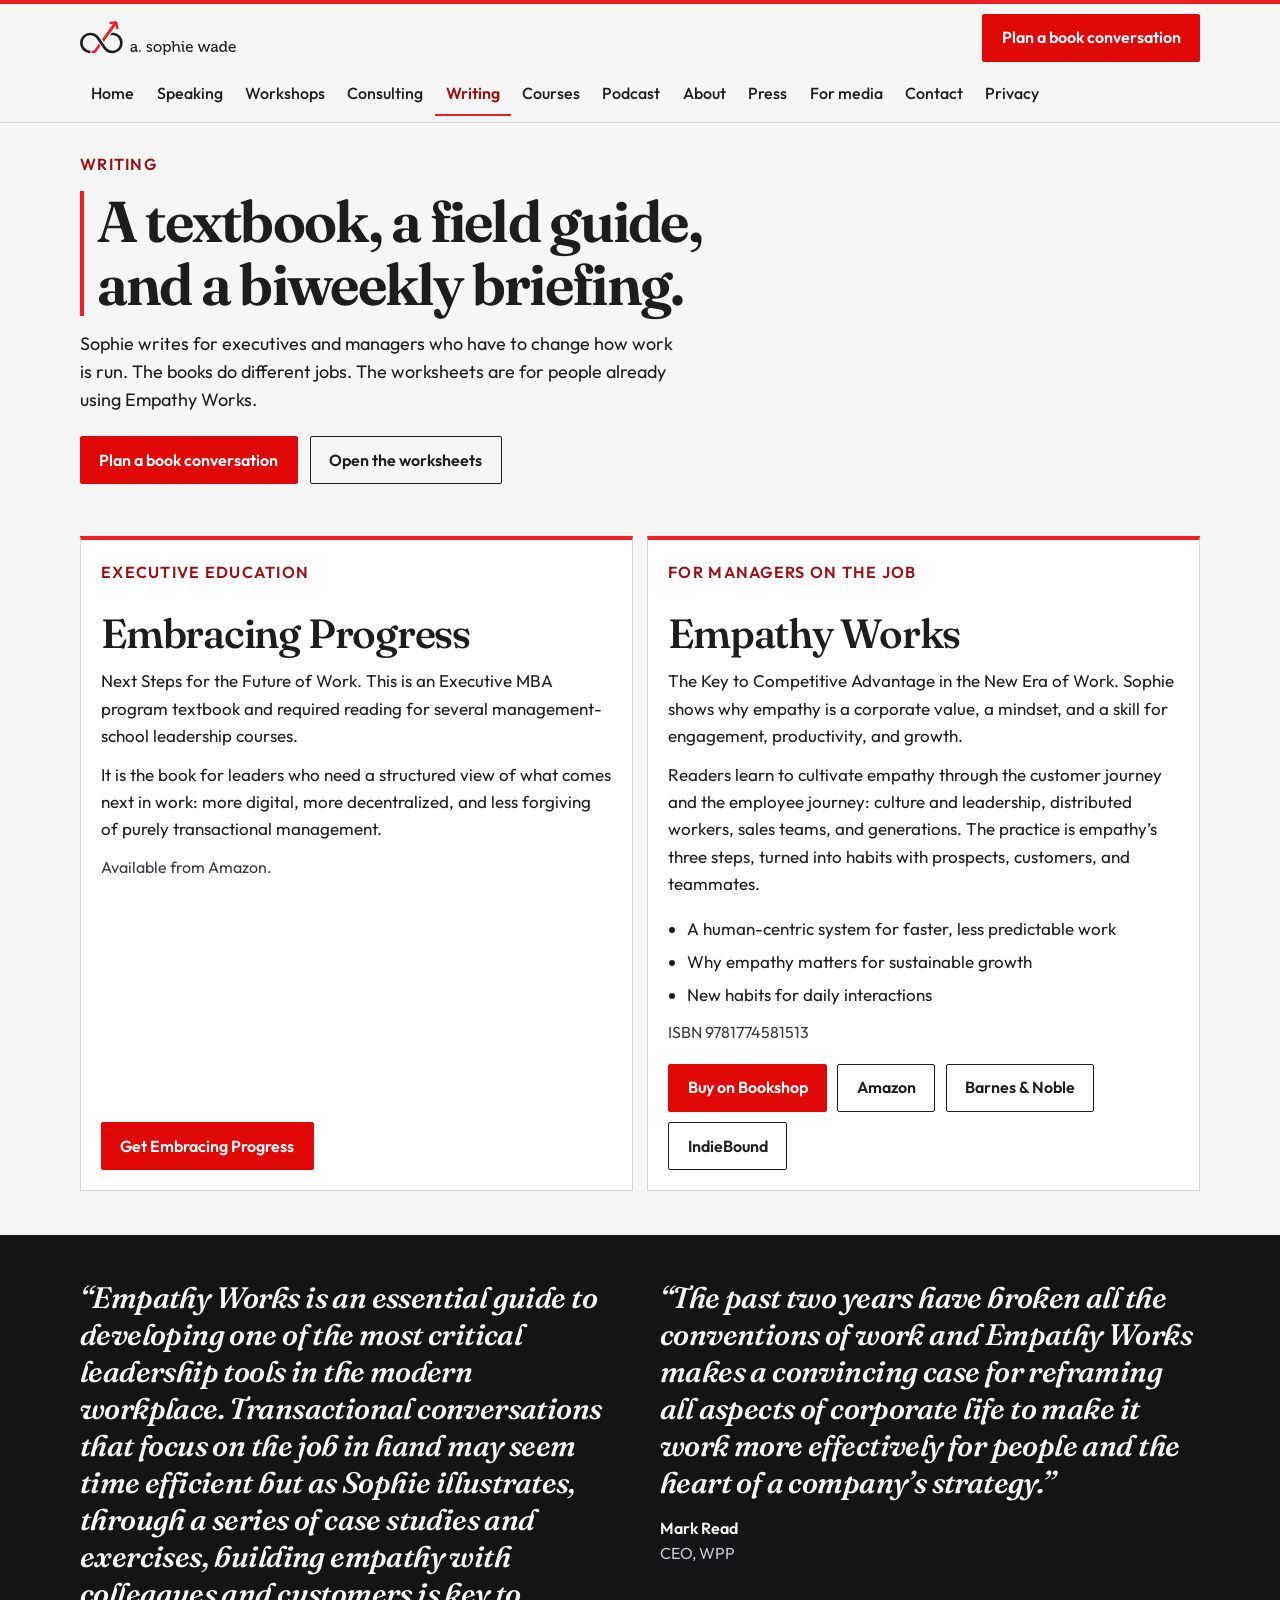
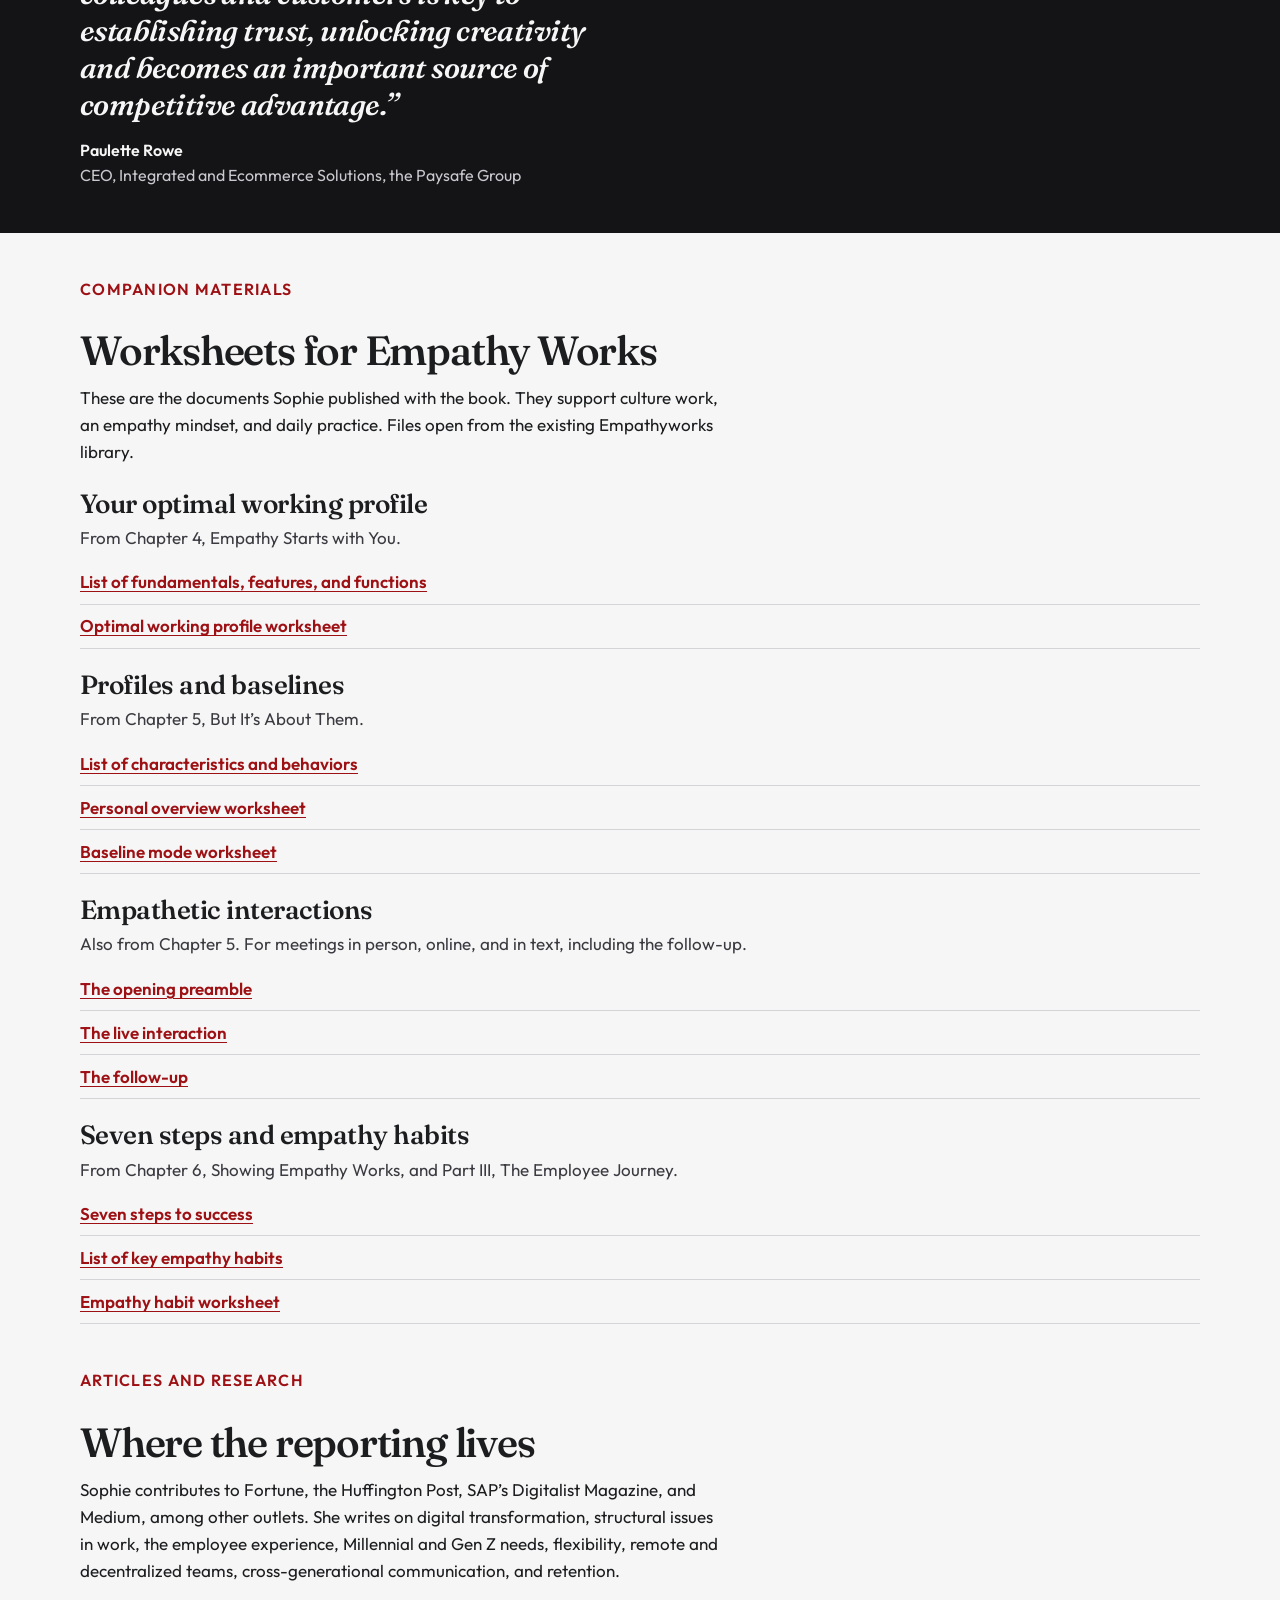
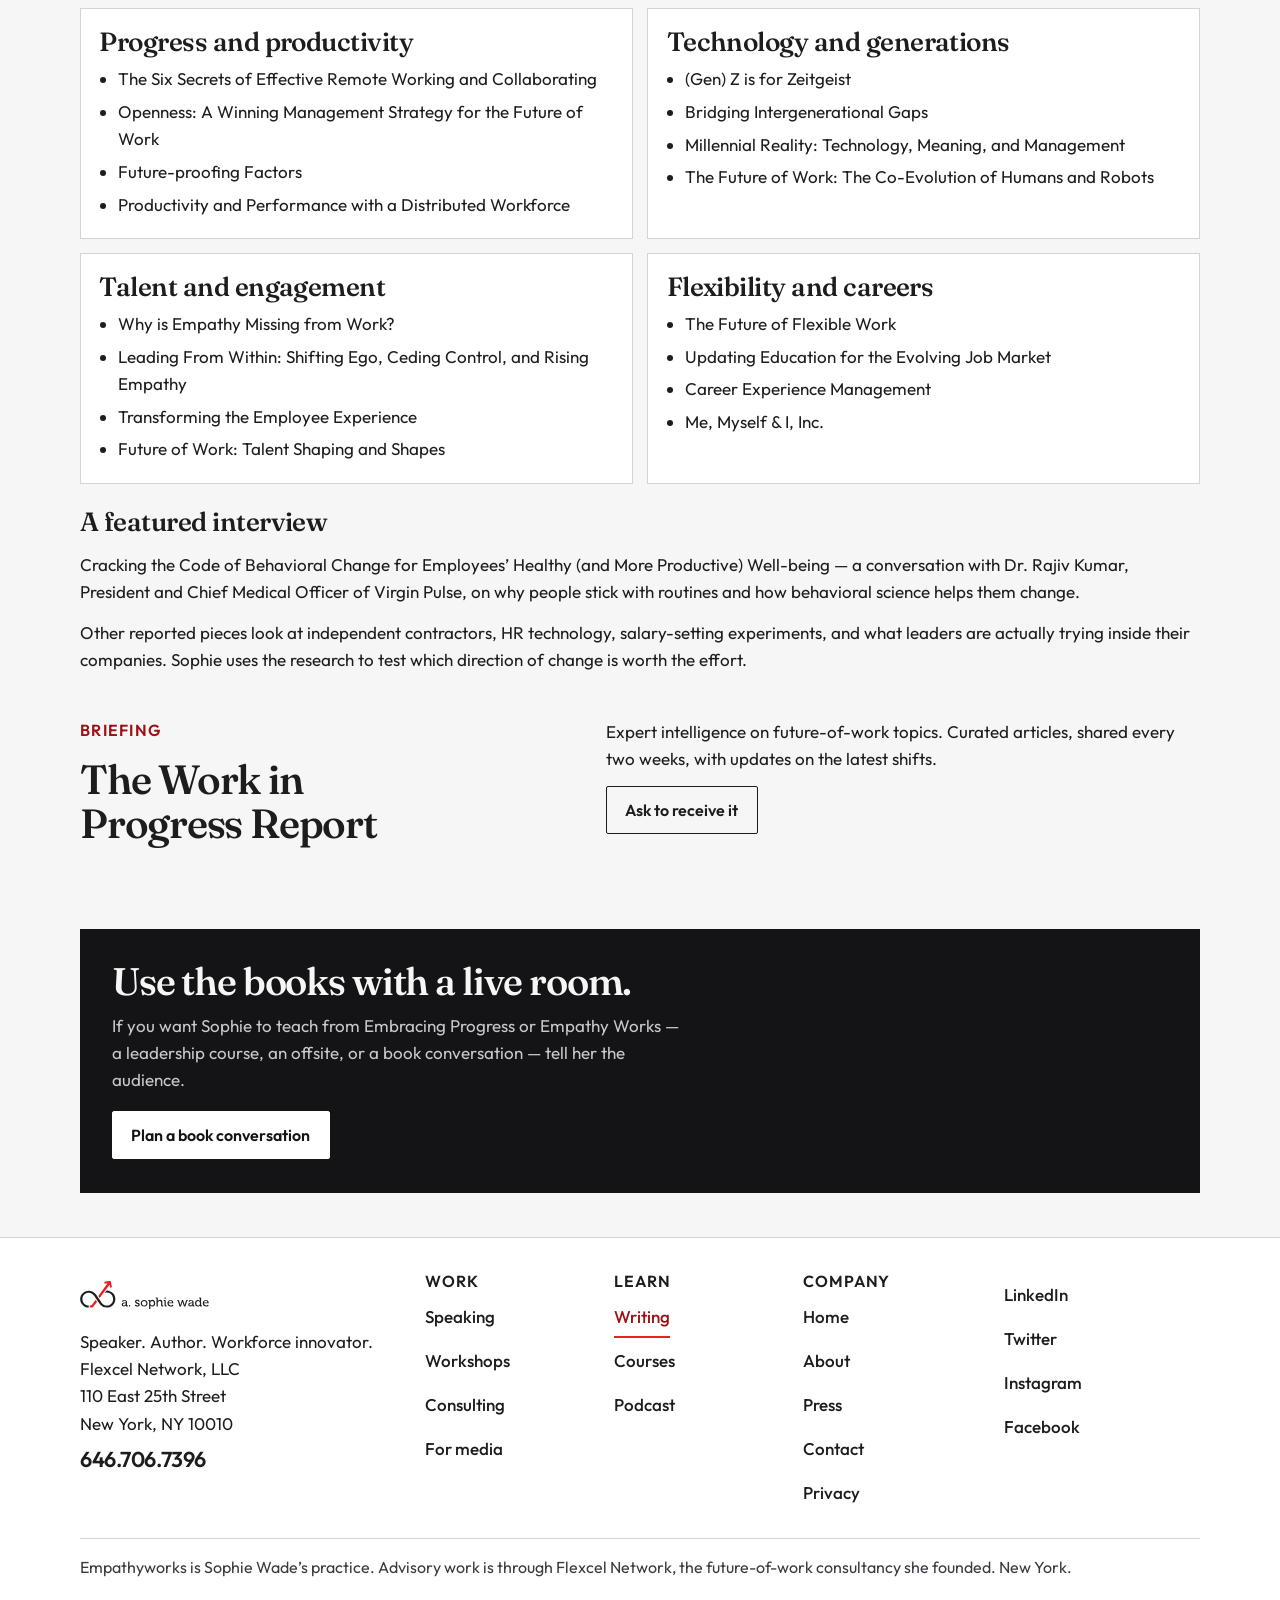
<file: writing.html>
<!DOCTYPE html>
<html lang="en">
<head>
  <meta charset="utf-8">
  <meta name="viewport" content="width=device-width, initial-scale=1">
  <title>Writing · Empathyworks</title>
  <meta name="description" content="Sophie Wade’s books Embracing Progress and Empathy Works, plus companion worksheets, articles, and The Work in Progress Report.">
  <meta name="theme-color" content="#ED1F24">
  <meta property="og:title" content="Writing · Empathyworks">
  <meta property="og:description" content="Sophie Wade’s books Embracing Progress and Empathy Works, plus companion worksheets, articles, and The Work in Progress Report.">
  <meta property="og:type" content="website">
  <meta property="og:image" content="assets/sophie-wade.jpg">
  <link rel="icon" href="assets/favicon.svg" type="image/svg+xml">
  <link rel="preconnect" href="https://fonts.googleapis.com">
  <link rel="preconnect" href="https://fonts.gstatic.com" crossorigin>
  <link href="https://fonts.googleapis.com/css2?family=Fraunces:ital,opsz,wght@0,9..144,560;0,9..144,640;1,9..144,560&amp;family=Outfit:wght@400;500;600&amp;display=swap" rel="stylesheet">
  <link rel="stylesheet" href="styles.css">
</head>
<body class="">
  <a class="skip" href="#main">Skip to content</a>
  <header class="site-header">
    <input class="nav-toggle" type="checkbox" id="nav-toggle">
    <div class="bar">
      <a class="brand" href="index.html">
        <svg class="logo" viewBox="0 0 414 90" fill="none" aria-hidden="true" focusable="false">
<path d="M106.9 40.5C103.3 36.3 98.4 33.2 92.8 31.8C90.6 31.2 87.1 30.6 84.3 31L78.9 38.4C81.9 37.5 85.8 37.3 85.8 37.3C96.9 37.5 106.1 46.3 106.1 58.4C106.1 70.2 97 78.9 85.9 78.9C79.2 78.9 73.4 75.6 69.6 70.5C69.4 70.2 50.6 42.7 50.6 42.7C45.7 35.6 37.1 31 27.6 31C12.5 31 0.200012 42.6 0.200012 57.9C0.200012 73.6 12.6 85.4 27.7 85.4V78.9C16.6 78.7 7.40001 69.9 7.40001 57.9C7.40001 46.1 16.5 37.4 27.6 37.4C34.7 37.4 40.8 41.1 44.5 46.8C44.5 46.8 63.4 74.4 63.7 74.8C68.7 81.3 76.8 85.4 85.8 85.4C100.9 85.4 113.2 73.8 113.2 58.5C113.4 51.4 111 45.2 106.9 40.5Z" fill="currentColor"/>
<path d="M99.8 5.8C99.5 3.6 98.8 2 97.6 1.1C96.4 0.299998 94.7 0.100001 92.5 0.400001L77.8 2.5L78.8 8.8L88.3 7.3L58.5 48.4L63 54.8L94.6 12.1L96 21.4L102.3 20.4L99.8 5.8Z" fill="#ED1F24"/>
<path d="M38.2 76.7C36.9 78.5 35.4 78.9 33.3 78.9H30.8V85.4H34.7C40.2 85.4 41.6 84.5 44.8 79.4L54.5 66.3L50.1 60L38.2 76.7Z" fill="#ED1F24"/>
<path d="M146 68.9H146.9V68.7C146.9 65.1 145.6 63.8 142.4 63.8C141.4 63.8 139 64 139 65.4V66.6H135.3V64.6C135.3 61.2 140.4 60.7 142.4 60.7C149.1 60.7 150.8 64.2 150.8 68.7V77.4C150.8 78 151.1 78.3 151.7 78.3H153.4V81.7H149.7C147.9 81.7 147.1 80.8 147.1 79.3C147.1 78.6 147.2 78.1 147.2 78.1H147.1C147.1 78.1 145.5 82.2 140.6 82.2C137.1 82.2 133.6 80 133.6 75.9C133.6 69.3 142.5 68.9 146 68.9ZM141.4 79C144.7 79 146.9 75.5 146.9 72.5V71.8H145.9C142.9 71.8 137.6 72 137.6 75.7C137.6 77.4 138.8 79 141.4 79Z" fill="currentColor"/>
<path d="M157 77.5H161V81.7H157V77.5Z" fill="currentColor"/>
<path d="M178 75.9C178 75.9 180.4 78.9 184.2 78.9C186.1 78.9 187.8 78 187.8 76.3C187.8 72.6 176.6 73 176.6 66.4C176.6 62.5 180.1 60.6 184.2 60.6C186.7 60.6 190.9 61.5 190.9 64.6V66.5H187.4V65.5C187.4 64.3 185.6 63.8 184.3 63.8C182 63.8 180.5 64.6 180.5 66.2C180.5 70.1 191.7 69.2 191.7 76.1C191.7 79.8 188.5 82.1 184.1 82.1C178.6 82.1 175.9 78.5 175.9 78.5L178 75.9Z" fill="currentColor"/>
<path d="M205.8 60.7C211.9 60.7 216.9 65.2 216.9 71.4C216.9 77.7 211.9 82.2 205.8 82.2C199.7 82.2 194.8 77.7 194.8 71.4C194.8 65.2 199.7 60.7 205.8 60.7ZM205.8 78.8C209.7 78.8 212.9 75.7 212.9 71.4C212.9 67.1 209.7 64.1 205.8 64.1C201.9 64.1 198.8 67.1 198.8 71.4C198.8 75.7 201.9 78.8 205.8 78.8Z" fill="currentColor"/>
<path d="M221.8 65.4C221.8 64.8 221.5 64.5 220.9 64.5H219.2V61.1H222.9C224.7 61.1 225.4 61.9 225.4 63.2C225.4 63.8 225.4 64.3 225.4 64.3H225.5C225.5 64.3 227.2 60.6 232.3 60.6C237.8 60.6 241.4 65 241.4 71.4C241.4 77.9 237.4 82.2 232.1 82.2C227.6 82.2 225.8 78.9 225.8 78.9H225.7C225.7 78.9 225.8 79.6 225.8 80.7V89.8H221.9V65.4H221.8ZM231.4 78.8C234.6 78.8 237.3 76.1 237.3 71.5C237.3 67 234.9 64.2 231.5 64.2C228.5 64.2 225.6 66.4 225.6 71.6C225.6 75.1 227.6 78.8 231.4 78.8Z" fill="currentColor"/>
<path d="M245.8 57.3C245.8 56.7 245.5 56.4 244.9 56.4H243.2V53H247.1C248.9 53 249.7 53.8 249.7 55.5V63.5C249.7 64.5 249.6 65.2 249.6 65.2H249.7C250.6 63.2 253.2 60.6 257.3 60.6C262.1 60.6 264.3 63.2 264.3 68.5V77.4C264.3 78 264.6 78.3 265.2 78.3H266.9V81.7H263C261.2 81.7 260.4 80.9 260.4 79.1V69.4C260.4 66.5 259.8 64.2 256.5 64.2C253.4 64.2 250.9 66.3 250 69.3C249.7 70.1 249.6 71 249.6 72V81.6H245.7V57.3H245.8Z" fill="currentColor"/>
<path d="M271.4 65.4C271.4 64.8 271.1 64.5 270.5 64.5H268.8V61.1H272.7C274.5 61.1 275.3 61.9 275.3 63.7V77.4C275.3 78 275.6 78.3 276.2 78.3H277.9V81.7H274C272.2 81.7 271.4 80.9 271.4 79.1V65.4ZM271.5 53H275V57.1H271.5V53Z" fill="currentColor"/>
<path d="M290.7 60.7C296.5 60.7 299.6 65 299.6 70.3C299.6 70.8 299.5 71.9 299.5 71.9H284.5C284.7 76.3 287.9 78.8 291.6 78.8C295.1 78.8 297.6 76.4 297.6 76.4L299.3 79.2C299.3 79.2 296.3 82.2 291.4 82.2C284.9 82.2 280.5 77.5 280.5 71.4C280.4 64.9 284.9 60.7 290.7 60.7ZM295.5 69C295.4 65.6 293.2 63.8 290.7 63.8C287.7 63.8 285.3 65.6 284.7 69H295.5Z" fill="currentColor"/>
<path d="M314.5 65.3C314.3 64.7 313.9 64.5 313.2 64.5H312.6V61.1H315.1C316.9 61.1 317.6 61.5 318.1 63.3L321.8 75.5C322.1 76.6 322.3 77.7 322.3 77.7H322.4C322.4 77.7 322.6 76.6 323 75.5L327.4 61.2H331L335.5 75.5C335.8 76.6 336 77.7 336 77.7H336.1C336.1 77.7 336.3 76.6 336.6 75.5L340.2 63.3C340.7 61.6 341.5 61.1 343.3 61.1H345.7V64.5H345.1C344.5 64.5 344 64.7 343.8 65.3L338.4 81.7H334L329.7 68.5C329.4 67.4 329.1 66.3 329.1 66.3H329C329 66.3 328.8 67.5 328.4 68.5L324.2 81.7H319.7L314.5 65.3Z" fill="currentColor"/>
<path d="M359.8 68.9H360.7V68.7C360.7 65.1 359.4 63.8 356.2 63.8C355.2 63.8 352.8 64 352.8 65.4V66.6H349.1V64.6C349.1 61.2 354.2 60.7 356.2 60.7C362.9 60.7 364.6 64.2 364.6 68.7V77.4C364.6 78 364.9 78.3 365.5 78.3H367.2V81.7H363.5C361.7 81.7 360.9 80.8 360.9 79.3C360.9 78.6 361 78.1 361 78.1H360.9C360.9 78.1 359.3 82.2 354.4 82.2C350.9 82.2 347.4 80 347.4 75.9C347.4 69.3 356.4 68.9 359.8 68.9ZM355.3 79C358.6 79 360.8 75.5 360.8 72.5V71.8H359.8C356.8 71.8 351.5 72 351.5 75.7C351.4 77.4 352.7 79 355.3 79Z" fill="currentColor"/>
<path d="M378.8 60.7C383.6 60.7 385.1 63.9 385.1 63.9H385.2C385.2 63.9 385.1 63.3 385.1 62.5V57.3C385.1 56.7 384.8 56.4 384.2 56.4H382.5V53H386.4C388.2 53 389 53.8 389 55.6V77.4C389 78 389.3 78.3 389.9 78.3H391.6V81.7H387.8C386 81.7 385.3 80.9 385.3 79.5C385.3 78.9 385.3 78.4 385.3 78.4H385.2C385.2 78.4 383.5 82.1 378.5 82.1C372.9 82.1 369.4 77.7 369.4 71.3C369.5 64.9 373.4 60.7 378.8 60.7ZM385.3 71.4C385.3 67.7 383.4 64.1 379.5 64.1C376.3 64.1 373.6 66.8 373.6 71.4C373.6 75.9 376 78.7 379.4 78.7C382.4 78.8 385.3 76.6 385.3 71.4Z" fill="currentColor"/>
<path d="M404.4 60.7C410.2 60.7 413.3 65 413.3 70.3C413.3 70.8 413.2 71.9 413.2 71.9H398.2C398.4 76.3 401.6 78.8 405.3 78.8C408.8 78.8 411.3 76.4 411.3 76.4L413 79.2C413 79.2 410 82.2 405.1 82.2C398.6 82.2 394.2 77.5 394.2 71.4C394 64.9 398.5 60.7 404.4 60.7ZM409.1 69C409 65.6 406.8 63.8 404.3 63.8C401.3 63.8 398.9 65.6 398.3 69H409.1Z" fill="currentColor"/>
</svg>

        <span class="vh">Empathyworks home</span>
      </a>
      <div class="bar-end">
        <a class="btn btn-primary header-cta" href="contact.html?topic=writing">Plan a book conversation</a>
        <label class="menu-btn" for="nav-toggle">
          <span class="menu-icon" aria-hidden="true"></span>
          <span class="menu-label"><span class="when-closed">Menu</span><span class="when-open">Close</span></span>
        </label>
      </div>
    </div>
    <nav class="nav-panel" id="site-nav" aria-label="Primary">
      <ul class="nav-list">
        <li><a class="nav-link" href="index.html">Home</a></li>
<li><a class="nav-link" href="speaking.html">Speaking</a></li>
<li><a class="nav-link" href="workshops.html">Workshops</a></li>
<li><a class="nav-link" href="consulting.html">Consulting</a></li>
<li><a class="nav-link" href="writing.html" aria-current="page">Writing</a></li>
<li><a class="nav-link" href="courses.html">Courses</a></li>
<li><a class="nav-link" href="podcast.html">Podcast</a></li>
<li><a class="nav-link" href="about.html">About</a></li>
<li><a class="nav-link" href="press.html">Press</a></li>
<li><a class="nav-link" href="media.html">For media</a></li>
<li><a class="nav-link" href="contact.html">Contact</a></li>
<li><a class="nav-link" href="privacy.html">Privacy</a></li>
      </ul>
    </nav>
  </header>
  <main id="main">
    
<section class="page-hero">
  <div class="wrap">
    <p class="kicker">Writing</p>
    <h1>A textbook, a field guide, and a biweekly briefing.</h1>
    <p class="lede">Sophie writes for executives and managers who have to change how work is run. The books do different jobs. The worksheets are for people already using Empathy Works.</p>
    <div class="hero-actions">
      <a class="btn btn-primary" href="contact.html?topic=writing">Plan a book conversation</a>
      <a class="btn btn-ghost" href="#worksheets">Open the worksheets</a>
    </div>
  </div>
</section>
<section class="section" id="books">
  <div class="wrap book-grid">
    <article class="book" id="embracing-progress">
      <p class="kicker">Executive education</p>
      <h2>Embracing Progress</h2>
      <p>Next Steps for the Future of Work. This is an Executive MBA program textbook and required reading for several management-school leadership courses.</p>
      <p>It is the book for leaders who need a structured view of what comes next in work: more digital, more decentralized, and less forgiving of purely transactional management.</p>
      <p class="isbn">Available from Amazon.</p>
      <div class="actions">
        <a class="btn btn-primary" href="https://www.amazon.com/Embracing-Progress-Next-Steps-Future/dp/1599327856/" rel="noopener noreferrer">Get Embracing Progress</a>
      </div>
    </article>
    <article class="book" id="empathy-works">
      <p class="kicker">For managers on the job</p>
      <h2>Empathy Works</h2>
      <p>The Key to Competitive Advantage in the New Era of Work. Sophie shows why empathy is a corporate value, a mindset, and a skill for engagement, productivity, and growth.</p>
      <p>Readers learn to cultivate empathy through the customer journey and the employee journey: culture and leadership, distributed workers, sales teams, and generations. The practice is empathy’s three steps, turned into habits with prospects, customers, and teammates.</p>
      <ul>
        <li>A human-centric system for faster, less predictable work</li>
        <li>Why empathy matters for sustainable growth</li>
        <li>New habits for daily interactions</li>
      </ul>
      <p class="isbn">ISBN 9781774581513</p>
      <div class="actions">
        <a class="btn btn-primary" href="https://bookshop.org/books/empathy-works-the-key-to-competitive-advantage-in-the-new-era-of-work/9781774581513" rel="noopener noreferrer">Buy on Bookshop</a>
        <a class="btn btn-ghost" href="https://www.amazon.com/Empathy-Works-Competitive-Advantage-Work/dp/1774581515/" rel="noopener noreferrer">Amazon</a>
        <a class="btn btn-ghost" href="https://www.barnesandnoble.com/w/empathy-works-sophie-wade/1140050626?ean=9781774581513" rel="noopener noreferrer">Barnes &amp; Noble</a>
        <a class="btn btn-ghost" href="https://www.indiebound.org/book/9781774581513" rel="noopener noreferrer">IndieBound</a>
      </div>
    </article>
  </div>
</section>
<section class="band">
  <div class="wrap quotes two">
    <figure>
      <blockquote>“Empathy Works is an essential guide to developing one of the most critical leadership tools in the modern workplace. Transactional conversations that focus on the job in hand may seem time efficient but as Sophie illustrates, through a series of case studies and exercises, building empathy with colleagues and customers is key to establishing trust, unlocking creativity and becomes an important source of competitive advantage.”</blockquote>
      <figcaption><strong>Paulette Rowe</strong> CEO, Integrated and Ecommerce Solutions, the Paysafe Group</figcaption>
    </figure>
    <figure>
      <blockquote>“The past two years have broken all the conventions of work and Empathy Works makes a convincing case for reframing all aspects of corporate life to make it work more effectively for people and the heart of a company’s strategy.”</blockquote>
      <figcaption><strong>Mark Read</strong> CEO, WPP</figcaption>
    </figure>
  </div>
</section>
<section class="section" id="worksheets">
  <div class="wrap">
    <div class="section-head">
      <p class="kicker">Companion materials</p>
      <h2>Worksheets for Empathy Works</h2>
      <p>These are the documents Sophie published with the book. They support culture work, an empathy mindset, and daily practice. Files open from the existing Empathyworks library.</p>
    </div>
    <div class="resource-group">
      <h3>Your optimal working profile</h3>
      <p class="muted">From Chapter 4, Empathy Starts with You.</p>
      <ul class="link-list">
        <li><a href="https://empathyworks.online/wp-content/uploads/2022/05/Ch4_Fundamentals-Features-_-Functions-LIst.pdf">List of fundamentals, features, and functions</a></li>
        <li><a href="https://empathyworks.online/wp-content/uploads/2022/05/Ch4_Optimal-Working-Profile_Worksheet.pdf">Optimal working profile worksheet</a></li>
      </ul>
    </div>
    <div class="resource-group">
      <h3>Profiles and baselines</h3>
      <p class="muted">From Chapter 5, But It’s About Them.</p>
      <ul class="link-list">
        <li><a href="https://empathyworks.online/wp-content/uploads/2022/05/Ch5_Characteristics-and-Baseline-List.pdf">List of characteristics and behaviors</a></li>
        <li><a href="https://empathyworks.online/wp-content/uploads/2022/05/Ch5_Personal-Overview_Worksheet.pdf">Personal overview worksheet</a></li>
        <li><a href="https://empathyworks.online/wp-content/uploads/2022/05/Ch5_Baseline-Mode_Worksheet.pdf">Baseline mode worksheet</a></li>
      </ul>
    </div>
    <div class="resource-group">
      <h3>Empathetic interactions</h3>
      <p class="muted">Also from Chapter 5. For meetings in person, online, and in text, including the follow-up.</p>
      <ul class="link-list">
        <li><a href="https://empathyworks.online/wp-content/uploads/2022/05/Ch5_The-Opening-Preamble.pdf">The opening preamble</a></li>
        <li><a href="https://empathyworks.online/wp-content/uploads/2022/05/Ch5_The-Live-Interaction.pdf">The live interaction</a></li>
        <li><a href="https://empathyworks.online/wp-content/uploads/2022/05/Ch5_The-Follow-Up.pdf">The follow-up</a></li>
      </ul>
    </div>
    <div class="resource-group">
      <h3>Seven steps and empathy habits</h3>
      <p class="muted">From Chapter 6, Showing Empathy Works, and Part III, The Employee Journey.</p>
      <ul class="link-list">
        <li><a href="https://empathyworks.online/wp-content/uploads/2022/05/Ch6_Seven-Steps-to-Success.pdf">Seven steps to success</a></li>
        <li><a href="https://empathyworks.online/wp-content/uploads/2022/05/PartIII_Empathy-Habits-List.pdf">List of key empathy habits</a></li>
        <li><a href="https://empathyworks.online/wp-content/uploads/2022/05/Part-III_Empathy-Habit_Worksheet.pdf">Empathy habit worksheet</a></li>
      </ul>
    </div>
  </div>
</section>
<section class="section" style="padding-top:0" id="articles">
  <div class="wrap">
    <div class="section-head">
      <p class="kicker">Articles and research</p>
      <h2>Where the reporting lives</h2>
      <p>Sophie contributes to Fortune, the Huffington Post, SAP’s Digitalist Magazine, and Medium, among other outlets. She writes on digital transformation, structural issues in work, the employee experience, Millennial and Gen Z needs, flexibility, remote and decentralized teams, cross-generational communication, and retention.</p>
    </div>
    <div class="cards cols-2">
      <article class="card">
        <h3>Progress and productivity</h3>
        <ul class="plain-list">
          <li>The Six Secrets of Effective Remote Working and Collaborating</li>
          <li>Openness: A Winning Management Strategy for the Future of Work</li>
          <li>Future-proofing Factors</li>
          <li>Productivity and Performance with a Distributed Workforce</li>
        </ul>
      </article>
      <article class="card">
        <h3>Technology and generations</h3>
        <ul class="plain-list">
          <li>(Gen) Z is for Zeitgeist</li>
          <li>Bridging Intergenerational Gaps</li>
          <li>Millennial Reality: Technology, Meaning, and Management</li>
          <li>The Future of Work: The Co-Evolution of Humans and Robots</li>
        </ul>
      </article>
      <article class="card">
        <h3>Talent and engagement</h3>
        <ul class="plain-list">
          <li>Why is Empathy Missing from Work?</li>
          <li>Leading From Within: Shifting Ego, Ceding Control, and Rising Empathy</li>
          <li>Transforming the Employee Experience</li>
          <li>Future of Work: Talent Shaping and Shapes</li>
        </ul>
      </article>
      <article class="card">
        <h3>Flexibility and careers</h3>
        <ul class="plain-list">
          <li>The Future of Flexible Work</li>
          <li>Updating Education for the Evolving Job Market</li>
          <li>Career Experience Management</li>
          <li>Me, Myself &amp; I, Inc.</li>
        </ul>
      </article>
    </div>
    <div class="stack" style="margin-top:1.5rem">
      <h3>A featured interview</h3>
      <p>Cracking the Code of Behavioral Change for Employees’ Healthy (and More Productive) Well-being — a conversation with Dr. Rajiv Kumar, President and Chief Medical Officer of Virgin Pulse, on why people stick with routines and how behavioral science helps them change.</p>
      <p>Other reported pieces look at independent contractors, HR technology, salary-setting experiments, and what leaders are actually trying inside their companies. Sophie uses the research to test which direction of change is worth the effort.</p>
    </div>
  </div>
</section>
<section class="section" style="padding-top:0" id="briefing">
  <div class="wrap split">
    <div>
      <p class="kicker">Briefing</p>
      <h2>The Work in Progress Report</h2>
    </div>
    <div class="stack">
      <p>Expert intelligence on future-of-work topics. Curated articles, shared every two weeks, with updates on the latest shifts.</p>
      <p><a class="btn btn-ghost" href="contact.html?topic=briefing">Ask to receive it</a></p>
    </div>
  </div>
</section>

<section class="enquiry" aria-label="Enquiry">
  <div class="wrap">
    <div class="enquiry-box">
      <h2>Use the books with a live room.</h2>
      <p>If you want Sophie to teach from Embracing Progress or Empathy Works — a leadership course, an offsite, or a book conversation — tell her the audience.</p>
      <a class="btn btn-on-band" href="contact.html?topic=writing">Plan a book conversation</a>
    </div>
  </div>
</section>

  </main>
  <footer class="site-footer">
    <div class="wrap footer-grid">
      <div class="footer-brand">
        <a class="brand" href="index.html"><svg class="logo" viewBox="0 0 414 90" fill="none" aria-hidden="true" focusable="false">
<path d="M106.9 40.5C103.3 36.3 98.4 33.2 92.8 31.8C90.6 31.2 87.1 30.6 84.3 31L78.9 38.4C81.9 37.5 85.8 37.3 85.8 37.3C96.9 37.5 106.1 46.3 106.1 58.4C106.1 70.2 97 78.9 85.9 78.9C79.2 78.9 73.4 75.6 69.6 70.5C69.4 70.2 50.6 42.7 50.6 42.7C45.7 35.6 37.1 31 27.6 31C12.5 31 0.200012 42.6 0.200012 57.9C0.200012 73.6 12.6 85.4 27.7 85.4V78.9C16.6 78.7 7.40001 69.9 7.40001 57.9C7.40001 46.1 16.5 37.4 27.6 37.4C34.7 37.4 40.8 41.1 44.5 46.8C44.5 46.8 63.4 74.4 63.7 74.8C68.7 81.3 76.8 85.4 85.8 85.4C100.9 85.4 113.2 73.8 113.2 58.5C113.4 51.4 111 45.2 106.9 40.5Z" fill="currentColor"/>
<path d="M99.8 5.8C99.5 3.6 98.8 2 97.6 1.1C96.4 0.299998 94.7 0.100001 92.5 0.400001L77.8 2.5L78.8 8.8L88.3 7.3L58.5 48.4L63 54.8L94.6 12.1L96 21.4L102.3 20.4L99.8 5.8Z" fill="#ED1F24"/>
<path d="M38.2 76.7C36.9 78.5 35.4 78.9 33.3 78.9H30.8V85.4H34.7C40.2 85.4 41.6 84.5 44.8 79.4L54.5 66.3L50.1 60L38.2 76.7Z" fill="#ED1F24"/>
<path d="M146 68.9H146.9V68.7C146.9 65.1 145.6 63.8 142.4 63.8C141.4 63.8 139 64 139 65.4V66.6H135.3V64.6C135.3 61.2 140.4 60.7 142.4 60.7C149.1 60.7 150.8 64.2 150.8 68.7V77.4C150.8 78 151.1 78.3 151.7 78.3H153.4V81.7H149.7C147.9 81.7 147.1 80.8 147.1 79.3C147.1 78.6 147.2 78.1 147.2 78.1H147.1C147.1 78.1 145.5 82.2 140.6 82.2C137.1 82.2 133.6 80 133.6 75.9C133.6 69.3 142.5 68.9 146 68.9ZM141.4 79C144.7 79 146.9 75.5 146.9 72.5V71.8H145.9C142.9 71.8 137.6 72 137.6 75.7C137.6 77.4 138.8 79 141.4 79Z" fill="currentColor"/>
<path d="M157 77.5H161V81.7H157V77.5Z" fill="currentColor"/>
<path d="M178 75.9C178 75.9 180.4 78.9 184.2 78.9C186.1 78.9 187.8 78 187.8 76.3C187.8 72.6 176.6 73 176.6 66.4C176.6 62.5 180.1 60.6 184.2 60.6C186.7 60.6 190.9 61.5 190.9 64.6V66.5H187.4V65.5C187.4 64.3 185.6 63.8 184.3 63.8C182 63.8 180.5 64.6 180.5 66.2C180.5 70.1 191.7 69.2 191.7 76.1C191.7 79.8 188.5 82.1 184.1 82.1C178.6 82.1 175.9 78.5 175.9 78.5L178 75.9Z" fill="currentColor"/>
<path d="M205.8 60.7C211.9 60.7 216.9 65.2 216.9 71.4C216.9 77.7 211.9 82.2 205.8 82.2C199.7 82.2 194.8 77.7 194.8 71.4C194.8 65.2 199.7 60.7 205.8 60.7ZM205.8 78.8C209.7 78.8 212.9 75.7 212.9 71.4C212.9 67.1 209.7 64.1 205.8 64.1C201.9 64.1 198.8 67.1 198.8 71.4C198.8 75.7 201.9 78.8 205.8 78.8Z" fill="currentColor"/>
<path d="M221.8 65.4C221.8 64.8 221.5 64.5 220.9 64.5H219.2V61.1H222.9C224.7 61.1 225.4 61.9 225.4 63.2C225.4 63.8 225.4 64.3 225.4 64.3H225.5C225.5 64.3 227.2 60.6 232.3 60.6C237.8 60.6 241.4 65 241.4 71.4C241.4 77.9 237.4 82.2 232.1 82.2C227.6 82.2 225.8 78.9 225.8 78.9H225.7C225.7 78.9 225.8 79.6 225.8 80.7V89.8H221.9V65.4H221.8ZM231.4 78.8C234.6 78.8 237.3 76.1 237.3 71.5C237.3 67 234.9 64.2 231.5 64.2C228.5 64.2 225.6 66.4 225.6 71.6C225.6 75.1 227.6 78.8 231.4 78.8Z" fill="currentColor"/>
<path d="M245.8 57.3C245.8 56.7 245.5 56.4 244.9 56.4H243.2V53H247.1C248.9 53 249.7 53.8 249.7 55.5V63.5C249.7 64.5 249.6 65.2 249.6 65.2H249.7C250.6 63.2 253.2 60.6 257.3 60.6C262.1 60.6 264.3 63.2 264.3 68.5V77.4C264.3 78 264.6 78.3 265.2 78.3H266.9V81.7H263C261.2 81.7 260.4 80.9 260.4 79.1V69.4C260.4 66.5 259.8 64.2 256.5 64.2C253.4 64.2 250.9 66.3 250 69.3C249.7 70.1 249.6 71 249.6 72V81.6H245.7V57.3H245.8Z" fill="currentColor"/>
<path d="M271.4 65.4C271.4 64.8 271.1 64.5 270.5 64.5H268.8V61.1H272.7C274.5 61.1 275.3 61.9 275.3 63.7V77.4C275.3 78 275.6 78.3 276.2 78.3H277.9V81.7H274C272.2 81.7 271.4 80.9 271.4 79.1V65.4ZM271.5 53H275V57.1H271.5V53Z" fill="currentColor"/>
<path d="M290.7 60.7C296.5 60.7 299.6 65 299.6 70.3C299.6 70.8 299.5 71.9 299.5 71.9H284.5C284.7 76.3 287.9 78.8 291.6 78.8C295.1 78.8 297.6 76.4 297.6 76.4L299.3 79.2C299.3 79.2 296.3 82.2 291.4 82.2C284.9 82.2 280.5 77.5 280.5 71.4C280.4 64.9 284.9 60.7 290.7 60.7ZM295.5 69C295.4 65.6 293.2 63.8 290.7 63.8C287.7 63.8 285.3 65.6 284.7 69H295.5Z" fill="currentColor"/>
<path d="M314.5 65.3C314.3 64.7 313.9 64.5 313.2 64.5H312.6V61.1H315.1C316.9 61.1 317.6 61.5 318.1 63.3L321.8 75.5C322.1 76.6 322.3 77.7 322.3 77.7H322.4C322.4 77.7 322.6 76.6 323 75.5L327.4 61.2H331L335.5 75.5C335.8 76.6 336 77.7 336 77.7H336.1C336.1 77.7 336.3 76.6 336.6 75.5L340.2 63.3C340.7 61.6 341.5 61.1 343.3 61.1H345.7V64.5H345.1C344.5 64.5 344 64.7 343.8 65.3L338.4 81.7H334L329.7 68.5C329.4 67.4 329.1 66.3 329.1 66.3H329C329 66.3 328.8 67.5 328.4 68.5L324.2 81.7H319.7L314.5 65.3Z" fill="currentColor"/>
<path d="M359.8 68.9H360.7V68.7C360.7 65.1 359.4 63.8 356.2 63.8C355.2 63.8 352.8 64 352.8 65.4V66.6H349.1V64.6C349.1 61.2 354.2 60.7 356.2 60.7C362.9 60.7 364.6 64.2 364.6 68.7V77.4C364.6 78 364.9 78.3 365.5 78.3H367.2V81.7H363.5C361.7 81.7 360.9 80.8 360.9 79.3C360.9 78.6 361 78.1 361 78.1H360.9C360.9 78.1 359.3 82.2 354.4 82.2C350.9 82.2 347.4 80 347.4 75.9C347.4 69.3 356.4 68.9 359.8 68.9ZM355.3 79C358.6 79 360.8 75.5 360.8 72.5V71.8H359.8C356.8 71.8 351.5 72 351.5 75.7C351.4 77.4 352.7 79 355.3 79Z" fill="currentColor"/>
<path d="M378.8 60.7C383.6 60.7 385.1 63.9 385.1 63.9H385.2C385.2 63.9 385.1 63.3 385.1 62.5V57.3C385.1 56.7 384.8 56.4 384.2 56.4H382.5V53H386.4C388.2 53 389 53.8 389 55.6V77.4C389 78 389.3 78.3 389.9 78.3H391.6V81.7H387.8C386 81.7 385.3 80.9 385.3 79.5C385.3 78.9 385.3 78.4 385.3 78.4H385.2C385.2 78.4 383.5 82.1 378.5 82.1C372.9 82.1 369.4 77.7 369.4 71.3C369.5 64.9 373.4 60.7 378.8 60.7ZM385.3 71.4C385.3 67.7 383.4 64.1 379.5 64.1C376.3 64.1 373.6 66.8 373.6 71.4C373.6 75.9 376 78.7 379.4 78.7C382.4 78.8 385.3 76.6 385.3 71.4Z" fill="currentColor"/>
<path d="M404.4 60.7C410.2 60.7 413.3 65 413.3 70.3C413.3 70.8 413.2 71.9 413.2 71.9H398.2C398.4 76.3 401.6 78.8 405.3 78.8C408.8 78.8 411.3 76.4 411.3 76.4L413 79.2C413 79.2 410 82.2 405.1 82.2C398.6 82.2 394.2 77.5 394.2 71.4C394 64.9 398.5 60.7 404.4 60.7ZM409.1 69C409 65.6 406.8 63.8 404.3 63.8C401.3 63.8 398.9 65.6 398.3 69H409.1Z" fill="currentColor"/>
</svg>
<span class="vh">Empathyworks home</span></a>
        <p>Speaker. Author. Workforce innovator.</p>
        <address>
          Flexcel Network, LLC<br>
          110 East 25th Street<br>
          New York, NY 10010
        </address>
        <a class="phone-link" href="tel:+16467067396">646.706.7396</a>
      </div>
      <nav class="footer-nav" aria-label="Footer">
        <div><h2>Work</h2><ul><li><a href="speaking.html">Speaking</a></li><li><a href="workshops.html">Workshops</a></li><li><a href="consulting.html">Consulting</a></li><li><a href="media.html">For media</a></li></ul></div><div><h2>Learn</h2><ul><li><a href="writing.html" aria-current="page">Writing</a></li><li><a href="courses.html">Courses</a></li><li><a href="podcast.html">Podcast</a></li></ul></div><div><h2>Company</h2><ul><li><a href="index.html">Home</a></li><li><a href="about.html">About</a></li><li><a href="press.html">Press</a></li><li><a href="contact.html">Contact</a></li><li><a href="privacy.html">Privacy</a></li></ul></div>
      </nav>
      <div>
        <h2 class="vh">Social</h2>
        <ul class="social-list">
          <li><a href="https://www.linkedin.com/in/sophie-wade-380b8/" rel="noopener noreferrer">LinkedIn</a></li>
          <li><a href="https://twitter.com/ASophieWade" rel="noopener noreferrer">Twitter</a></li>
          <li><a href="https://www.instagram.com/asophiewade/" rel="noopener noreferrer">Instagram</a></li>
          <li><a href="https://www.facebook.com/sophie.wade.507" rel="noopener noreferrer">Facebook</a></li>
        </ul>
      </div>
    </div>
    <div class="wrap">
      <p class="legal">Empathyworks is Sophie Wade’s practice. Advisory work is through Flexcel Network, the future-of-work consultancy she founded. New York.</p>
    </div>
  </footer>
  <div class="dock"><a class="btn btn-primary" href="contact.html?topic=writing">Plan a book conversation</a></div>
  <script src="site.js"></script>
</body>
</html>
</file>
<file: styles.css>
/* Empathyworks — shared styles. Brand red from the live mark. */

:root {
  --red: #ed1f24;
  --red-action: #df0806;
  --red-ink: #9d1014;
  --ink: #1c1d1f;
  --muted: #3a3a40;
  --paper: #f6f6f6;
  --surface: #ffffff;
  --line: #d4d4d8;
  --band: #141416;
  --on-band: #f6f6f6;
  --on-band-muted: #c8c8ce;
  --header: rgba(246, 246, 246, 0.94);
  --shadow: 0 1px 0 rgba(28, 29, 31, 0.04);
  --font: "Outfit", "Avenir Next", "Segoe UI", sans-serif;
  --display: "Fraunces", "Iowan Old Style", Palatino, Georgia, serif;
  --space: max(1.25rem, env(safe-area-inset-left));
  --header-offset: calc(env(safe-area-inset-top) + 4.85rem);
  color-scheme: light;
}

@media (prefers-color-scheme: dark) {
  :root {
    --red-ink: #ffb4b6;
    --ink: #f4f4f5;
    --muted: #c8c8ce;
    --paper: #121214;
    --surface: #1c1c1f;
    --line: #3c3c42;
    --header: rgba(18, 18, 20, 0.94);
    --band: #070708;
    color-scheme: dark;
  }
}

*,
*::before,
*::after {
  box-sizing: border-box;
}

html {
  font-size: 100%;
  scroll-behavior: smooth;
  scroll-padding-top: var(--header-offset);
  scroll-padding-bottom: calc(6rem + env(safe-area-inset-bottom));
}

body {
  margin: 0;
  min-height: 100vh;
  background: var(--paper);
  color: var(--ink);
  font-family: var(--font);
  font-size: 1.0625rem;
  font-weight: 400;
  line-height: 1.6;
  text-rendering: optimizeLegibility;
  overflow-x: clip;
  padding-bottom: calc(5.75rem + env(safe-area-inset-bottom));
}

img,
svg {
  max-width: 100%;
  height: auto;
}

a {
  color: var(--red-ink);
  text-underline-offset: 0.18em;
}

a:hover {
  text-decoration-thickness: 2px;
}

:focus-visible {
  outline: 3px solid var(--red-action);
  outline-offset: 3px;
}

::selection {
  background: var(--red);
  color: #fff;
}

.skip {
  position: absolute;
  left: var(--space);
  top: calc(env(safe-area-inset-top) + 0.5rem);
  z-index: 80;
  padding: 0.7rem 1rem;
  background: var(--surface);
  color: var(--ink);
  border: 2px solid var(--ink);
  transform: translateY(-160%);
}

.skip:focus {
  transform: none;
}

.vh {
  position: absolute;
  width: 1px;
  height: 1px;
  padding: 0;
  margin: -1px;
  overflow: hidden;
  clip: rect(0, 0, 0, 0);
  white-space: nowrap;
  border: 0;
}

.wrap {
  width: min(1120px, calc(100% - 2 * var(--space)));
  margin-inline: auto;
}

.wrap-narrow {
  width: min(740px, calc(100% - 2 * var(--space)));
  margin-inline: auto;
}

h1,
h2,
h3,
.display {
  font-family: var(--display);
  font-weight: 560;
  letter-spacing: -0.03em;
  line-height: 1.08;
  text-wrap: balance;
  margin: 0;
}

h1 {
  font-size: clamp(2.35rem, 8vw, 4.5rem);
  font-weight: 640;
}

h2 {
  font-size: clamp(1.75rem, 4vw, 2.55rem);
}

h3 {
  font-size: clamp(1.3rem, 2.4vw, 1.65rem);
  letter-spacing: -0.02em;
}

p {
  margin: 0;
}

.lede {
  font-size: 1.125rem;
  line-height: 1.55;
  max-width: 38rem;
  color: var(--ink);
}

.muted {
  color: var(--muted);
}

.kicker {
  margin: 0 0 0.85rem;
  font-size: 1rem;
  font-weight: 600;
  letter-spacing: 0.08em;
  text-transform: uppercase;
  color: var(--red-ink);
}

/* Header */

.site-header {
  position: sticky;
  top: 0;
  z-index: 50;
  padding-top: env(safe-area-inset-top);
  background: var(--paper);
  border-bottom: 1px solid var(--line);
}

.site-header::before {
  content: "";
  display: block;
  height: 4px;
  background: var(--red);
}

.nav-toggle {
  position: absolute;
  width: 1px;
  height: 1px;
  opacity: 0;
  pointer-events: none;
}

.bar {
  display: flex;
  align-items: center;
  justify-content: space-between;
  gap: 0.75rem;
  min-height: 4.25rem;
  width: min(1120px, calc(100% - 2 * var(--space)));
  margin-inline: auto;
}

.brand {
  display: flex;
  align-items: center;
  color: var(--ink);
  text-decoration: none;
  min-height: 44px;
}

.brand:hover {
  text-decoration: none;
}

.logo {
  display: block;
  width: 156px;
  height: 34px;
}

.bar-end {
  display: flex;
  align-items: center;
  gap: 0.5rem;
}

.header-cta {
  display: none;
}

.menu-btn {
  display: inline-flex;
  align-items: center;
  justify-content: center;
  gap: 0.55rem;
  min-width: 44px;
  min-height: 44px;
  padding: 0.4rem 0.85rem;
  border: 1.5px solid var(--ink);
  background: var(--surface);
  color: var(--ink);
  font: 600 1rem/1 var(--font);
  cursor: pointer;
}

.menu-icon,
.menu-icon::before,
.menu-icon::after {
  display: block;
  width: 1.1rem;
  height: 2px;
  background: currentColor;
  border-radius: 1px;
}

.menu-icon {
  position: relative;
}

.menu-icon::before,
.menu-icon::after {
  content: "";
  position: absolute;
  left: 0;
}

.menu-icon::before {
  top: -6px;
}

.menu-icon::after {
  top: 6px;
}

.when-open {
  display: none;
}

.nav-toggle:checked ~ .bar .when-closed {
  display: none;
}

.nav-toggle:checked ~ .bar .when-open {
  display: inline;
}

.nav-toggle:checked ~ .bar .menu-icon {
  background: transparent;
}

.nav-toggle:checked ~ .bar .menu-icon::before {
  top: 0;
  transform: rotate(45deg);
}

.nav-toggle:checked ~ .bar .menu-icon::after {
  top: 0;
  transform: rotate(-45deg);
}

.nav-panel {
  display: none;
}

.nav-toggle:checked ~ .nav-panel {
  display: block;
  position: fixed;
  z-index: 45;
  left: 0;
  right: 0;
  top: var(--header-offset);
  bottom: 0;
  overflow: auto;
  background: var(--paper);
  padding: 0.5rem var(--space) calc(2rem + env(safe-area-inset-bottom));
}

.nav-list {
  list-style: none;
  margin: 0;
  padding: 0;
  display: flex;
  flex-direction: column;
}

.nav-link {
  display: flex;
  align-items: center;
  min-height: 48px;
  padding: 0.35rem 0.2rem;
  color: var(--ink);
  text-decoration: none;
  font-weight: 500;
  font-size: 1.125rem;
  border-bottom: 1px solid var(--line);
}

.nav-link[aria-current="page"] {
  color: var(--red-ink);
  font-weight: 600;
  box-shadow: inset 4px 0 0 var(--red);
  padding-left: 0.75rem;
}

@media (min-width: 960px) {
  .nav-toggle {
    display: none;
  }

  .menu-btn {
    display: none;
  }

  .header-cta {
    display: inline-flex;
  }

  .nav-panel,
  .nav-toggle:checked ~ .nav-panel {
    display: block;
    position: static;
    overflow: visible;
    background: transparent;
    padding: 0 0 0.35rem;
  }

  .nav-list {
    flex-direction: row;
    flex-wrap: wrap;
    width: min(1120px, calc(100% - 2 * var(--space)));
    margin: 0 auto;
    gap: 0;
  }

  .nav-link {
    min-height: 44px;
    font-size: 1rem;
    padding: 0.2rem 0.7rem;
    border-bottom: 0;
  }

  .nav-link[aria-current="page"] {
    box-shadow: inset 0 -2px 0 var(--red);
    padding-left: 0.7rem;
  }
}

/* Buttons */

.btn {
  display: inline-flex;
  align-items: center;
  justify-content: center;
  gap: 0.4rem;
  min-height: 48px;
  padding: 0.7rem 1.15rem;
  border-radius: 2px;
  border: 1.5px solid transparent;
  font: 600 1rem/1.2 var(--font);
  text-decoration: none;
  cursor: pointer;
  text-align: center;
}

.btn:hover {
  text-decoration: none;
}

.btn-primary {
  background: var(--red-action);
  border-color: var(--red-action);
  color: #fff;
}

.btn-primary:hover {
  background: #b80c0a;
  border-color: #b80c0a;
  color: #fff;
}

.btn-ghost {
  background: transparent;
  color: var(--ink);
  border-color: var(--ink);
}

.btn-ghost:hover {
  background: var(--ink);
  color: var(--paper);
}

.btn-on-band {
  background: #fff;
  color: #141416;
  border-color: #fff;
}

.btn-on-band:hover {
  background: var(--red);
  border-color: var(--red);
  color: #fff;
}

/* Hero */

.hero {
  padding: 1.75rem 0 2.5rem;
}

.hero-grid {
  display: grid;
  gap: 1.5rem;
}

.hero h1 {
  margin: 0 0 1rem;
  padding-left: 0.85rem;
  border-left: 4px solid var(--red);
}

.hero-actions {
  display: flex;
  flex-direction: column;
  gap: 0.75rem;
  margin-top: 1.4rem;
}

.hero-actions .btn {
  width: 100%;
}

.hero-figure {
  margin: 0;
  background: var(--surface);
  border: 1px solid var(--line);
}

.hero-photo {
  display: block;
  width: 100%;
  aspect-ratio: 4 / 5;
  object-fit: cover;
  object-position: center 18%;
  background: #c8c8cc;
}

.hero-figure figcaption {
  display: flex;
  flex-direction: column;
  gap: 0.15rem;
  padding: 0.9rem 1rem 1rem;
  font-size: 1rem;
}

.hero-figure strong {
  font-weight: 600;
}

.facts {
  display: flex;
  flex-wrap: wrap;
  gap: 0.5rem;
  margin: 1.35rem 0 0;
  padding: 0;
  list-style: none;
}

.facts li {
  margin: 0;
  padding: 0.45rem 0.7rem;
  background: var(--surface);
  border: 1px solid var(--line);
  font-size: 1rem;
  font-weight: 500;
}

@media (min-width: 720px) {
  .hero-actions {
    flex-direction: row;
    flex-wrap: wrap;
  }

  .hero-actions .btn {
    width: auto;
  }
}

@media (min-width: 960px) {
  html {
    scroll-padding-bottom: 2rem;
  }

  body {
    padding-bottom: 0;
  }

  .hero {
    padding: 2.5rem 0 4rem;
  }

  .hero-grid {
    grid-template-columns: minmax(0, 1.15fr) minmax(280px, 0.85fr);
    gap: 3rem;
    align-items: center;
  }

  .hero-photo {
    aspect-ratio: 4 / 5;
    max-height: 640px;
  }
}

/* Sections */

.section {
  padding: 2.75rem 0;
}

.section-head {
  display: grid;
  gap: 0.75rem;
  margin-bottom: 1.5rem;
}

.section-head p {
  max-width: 40rem;
}

.pathways {
  list-style: none;
  margin: 0;
  padding: 0;
  border-top: 1px solid var(--line);
}

.pathways a {
  display: grid;
  grid-template-columns: auto 1fr;
  grid-template-areas:
    "num title"
    "num text"
    "go go";
  gap: 0.2rem 0.9rem;
  padding: 1.15rem 0.2rem;
  min-height: 44px;
  color: inherit;
  text-decoration: none;
  border-bottom: 1px solid var(--line);
}

.pathways a:hover {
  background: var(--surface);
}

.pathways .num {
  grid-area: num;
  font-family: var(--display);
  font-size: 1.4rem;
  color: var(--red-ink);
  font-weight: 560;
  padding-top: 0.15rem;
}

.pathways strong {
  grid-area: title;
  font-size: 1.2rem;
  font-weight: 600;
}

.pathways .text {
  grid-area: text;
  color: var(--muted);
}

.pathways .go {
  grid-area: go;
  margin-top: 0.45rem;
  font-weight: 600;
  color: var(--red-ink);
}

@media (min-width: 720px) {
  .pathways a {
    grid-template-columns: 3.2rem minmax(0, 1fr) auto;
    grid-template-areas: "num title go" "num text go";
    align-items: center;
    padding: 1.3rem 0.6rem;
  }

  .pathways .go {
    margin-top: 0;
  }
}

.cards {
  display: grid;
  gap: 0.9rem;
}

.card {
  background: var(--surface);
  border: 1px solid var(--line);
  padding: 1.15rem 1.15rem 1.25rem;
}

.card h3 {
  margin-bottom: 0.55rem;
}

.card p + p {
  margin-top: 0.7rem;
}

.card .more {
  display: inline-flex;
  align-items: center;
  min-height: 44px;
  margin-top: 0.6rem;
  font-weight: 600;
}

@media (min-width: 800px) {
  .cards.cols-3 {
    grid-template-columns: repeat(3, minmax(0, 1fr));
  }

  .cards.cols-2 {
    grid-template-columns: repeat(2, minmax(0, 1fr));
  }
}

.band {
  background: var(--band);
  color: var(--on-band);
  padding: 2.75rem 0;
}

.band .muted,
.band .kicker {
  color: var(--on-band-muted);
}

.band .kicker {
  color: #ffb4b6;
}

.quotes {
  display: grid;
  gap: 1.75rem;
}

.quotes figure {
  margin: 0;
}

.quotes blockquote {
  margin: 0 0 0.9rem;
  font-family: var(--display);
  font-size: clamp(1.35rem, 2.6vw, 1.85rem);
  font-weight: 560;
  font-style: italic;
  letter-spacing: -0.02em;
  line-height: 1.25;
}

.quotes figcaption {
  font-size: 1rem;
  color: var(--muted);
}

.quotes figcaption strong {
  display: block;
  color: var(--ink);
  font-style: normal;
  font-weight: 600;
}

.band .quotes figcaption {
  color: var(--on-band-muted);
}

.band .quotes figcaption strong {
  color: var(--on-band);
}

@media (min-width: 800px) {
  .quotes.two {
    grid-template-columns: 1fr 1fr;
    gap: 2.5rem;
  }
}

.book-grid {
  display: grid;
  gap: 0.9rem;
}

.book {
  display: flex;
  flex-direction: column;
  gap: 0.75rem;
  min-height: 100%;
  padding: 1.25rem;
  background: var(--surface);
  border: 1px solid var(--line);
  border-top: 4px solid var(--red);
}

.book .isbn {
  font-size: 1rem;
  color: var(--muted);
}

.book ul,
.plain-list,
.check-list {
  margin: 0.4rem 0 0;
  padding-left: 1.15rem;
}

.book li + li,
.plain-list li + li,
.check-list li + li {
  margin-top: 0.35rem;
}

.actions {
  display: flex;
  flex-direction: column;
  gap: 0.65rem;
  margin-top: auto;
  padding-top: 0.4rem;
}

.actions .btn {
  width: 100%;
}

@media (min-width: 720px) {
  .book-grid {
    grid-template-columns: 1fr 1fr;
  }

  .actions {
    flex-direction: row;
    flex-wrap: wrap;
  }

  .actions .btn {
    width: auto;
  }
}

.split {
  display: grid;
  gap: 1.25rem;
}

@media (min-width: 860px) {
  .split {
    grid-template-columns: minmax(0, 0.9fr) minmax(0, 1.1fr);
    gap: 2.5rem;
    align-items: start;
  }

  .split.even {
    grid-template-columns: 1fr 1fr;
  }
}

.topic {
  padding: 1.5rem 0;
  border-top: 1px solid var(--line);
}

.topic header p {
  margin-top: 0.45rem;
}

.length {
  display: inline-block;
  margin-top: 0.8rem;
  padding: 0.35rem 0.6rem;
  border: 1px solid var(--line);
  background: var(--surface);
  font-weight: 600;
  font-size: 1rem;
}

.stack > * + * {
  margin-top: 0.9rem;
}

.page-hero {
  padding: 1.85rem 0 0.5rem;
}

.page-hero h1 {
  margin-bottom: 0.9rem;
  padding-left: 0.8rem;
  border-left: 4px solid var(--red);
  font-size: clamp(2.15rem, 6.5vw, 3.6rem);
}

.page-hero .lede {
  margin-bottom: 1.2rem;
}

.rule {
  border: 0;
  border-top: 1px solid var(--line);
  margin: 0;
}

.resource-group + .resource-group {
  margin-top: 1.4rem;
}

.resource-group h3 {
  margin-bottom: 0.35rem;
}

.link-list {
  list-style: none;
  margin: 0.6rem 0 0;
  padding: 0;
}

.link-list a {
  display: flex;
  align-items: center;
  min-height: 44px;
  padding: 0.35rem 0;
  font-weight: 600;
  border-bottom: 1px solid var(--line);
}

.press-list {
  list-style: none;
  margin: 0;
  padding: 0;
}

.press-list li {
  padding: 1rem 0;
  border-bottom: 1px solid var(--line);
}

.press-list time {
  display: block;
  font-weight: 600;
  color: var(--red-ink);
  font-size: 1rem;
  margin-bottom: 0.2rem;
}

.episode + .episode {
  margin-top: 0;
  border-top: 1px solid var(--line);
}

.episode {
  padding: 1.05rem 0;
}

.episode h3 {
  font-family: var(--font);
  font-weight: 600;
  letter-spacing: 0;
  font-size: 1.15rem;
  line-height: 1.35;
}

.episode p {
  margin-top: 0.35rem;
  color: var(--muted);
}

/* Enquiry band */

.enquiry {
  padding: 2.5rem 0 2.75rem;
}

.enquiry-box {
  background: var(--band);
  color: var(--on-band);
  padding: 1.4rem 1.2rem 1.5rem;
}

.enquiry-box h2 {
  margin-bottom: 0.6rem;
  font-size: clamp(1.7rem, 4vw, 2.4rem);
}

.enquiry-box p {
  max-width: 36rem;
  color: var(--on-band-muted);
}

.enquiry-box .btn {
  margin-top: 1.1rem;
  width: 100%;
}

@media (min-width: 720px) {
  .enquiry-box {
    padding: 2rem 2rem 2.1rem;
  }

  .enquiry-box .btn {
    width: auto;
  }
}

/* Contact */

.contact-layout {
  display: grid;
  gap: 1.5rem;
  padding-bottom: 1rem;
}

.form {
  display: grid;
  gap: 0.95rem;
  background: var(--surface);
  border: 1px solid var(--line);
  padding: 1.1rem;
}

.field {
  display: grid;
  gap: 0.35rem;
}

.field label {
  font-weight: 600;
}

.req {
  color: var(--red-ink);
}

input,
select,
textarea {
  width: 100%;
  min-height: 48px;
  padding: 0.7rem 0.75rem;
  border: 1.5px solid var(--line);
  border-radius: 2px;
  background: var(--paper);
  color: var(--ink);
  font: 400 1rem/1.4 var(--font);
}

textarea {
  min-height: 9rem;
  resize: vertical;
}

.field.is-invalid input,
.field.is-invalid select,
.field.is-invalid textarea {
  border-color: var(--red-action);
}

.field-error {
  color: var(--red-ink);
  font-weight: 600;
  min-height: 0;
}

.form-note {
  color: var(--muted);
}

.form-actions {
  position: static;
  margin: 0.2rem 0 0;
  padding: 0;
  background: none;
  border: 0;
}

.form-actions .btn {
  width: 100%;
}

.form-status {
  padding: 0.8rem 0.9rem;
  background: var(--paper);
  border: 1px solid var(--line);
}

.contact-aside {
  display: grid;
  gap: 0.9rem;
  align-content: start;
}

.aside-block {
  background: var(--surface);
  border: 1px solid var(--line);
  padding: 1rem 1.05rem 1.1rem;
}

.aside-block h2 {
  font-family: var(--font);
  font-size: 1.05rem;
  font-weight: 600;
  letter-spacing: 0;
  margin-bottom: 0.4rem;
}

.phone-link {
  display: inline-flex;
  align-items: center;
  min-height: 44px;
  font-size: 1.35rem;
  font-weight: 600;
  color: var(--ink);
  text-decoration: none;
  letter-spacing: -0.02em;
}

address {
  font-style: normal;
}

@media (max-width: 959px) {
  .bar-end .header-cta {
    display: none;
  }

  .logo {
    width: 148px;
    height: 32px;
  }
}

@media (min-width: 860px) {
  .contact-layout {
    grid-template-columns: minmax(0, 1.4fr) minmax(240px, 0.7fr);
    gap: 1.5rem;
    align-items: start;
  }

  .form {
    padding: 1.4rem;
  }

  .form-row {
    display: grid;
    grid-template-columns: 1fr 1fr;
    gap: 0.95rem;
  }

  .form-actions {
    position: static;
    margin: 0;
    padding: 0;
    background: none;
    border: 0;
  }

  .form-actions .btn {
    width: auto;
    min-width: 12rem;
  }
}

.page-contact .dock {
  display: none;
}

.page-contact {
  padding-bottom: env(safe-area-inset-bottom);
}

.call-line {
  margin: 0.85rem 0 0;
}

.call-line a {
  display: inline-flex;
  align-items: center;
  min-height: 48px;
  font-size: 1.2rem;
  font-weight: 600;
}

/* Footer */

.site-footer {
  border-top: 1px solid var(--line);
  padding: 2.2rem 0 calc(1.5rem + env(safe-area-inset-bottom));
  background: var(--surface);
}

.footer-grid {
  display: grid;
  gap: 1.6rem;
}

.footer-brand .logo {
  width: 129px;
  height: 28px;
}

.footer-brand p {
  margin-top: 0.7rem;
}

.footer-nav {
  display: grid;
  gap: 1.2rem;
}

.footer-nav h2 {
  font-family: var(--font);
  font-size: 1rem;
  font-weight: 600;
  letter-spacing: 0.06em;
  text-transform: uppercase;
  margin-bottom: 0.25rem;
}

.footer-nav ul {
  list-style: none;
  margin: 0;
  padding: 0;
}

.footer-nav a,
.social-list a {
  display: inline-flex;
  align-items: center;
  min-height: 44px;
  color: var(--ink);
  text-decoration: none;
  font-weight: 500;
}

.footer-nav a[aria-current="page"] {
  color: var(--red-ink);
  box-shadow: inset 0 -2px 0 var(--red);
}

.social-list {
  list-style: none;
  margin: 0;
  padding: 0;
}

.legal {
  margin-top: 1.5rem;
  padding-top: 1rem;
  border-top: 1px solid var(--line);
  color: var(--muted);
  font-size: 1rem;
}

@media (min-width: 800px) {
  .footer-grid {
    grid-template-columns: minmax(200px, 0.8fr) minmax(0, 1.4fr) minmax(140px, 0.5fr);
    gap: 2rem;
  }

  .footer-nav {
    grid-template-columns: repeat(3, minmax(0, 1fr));
  }
}

/* Dock */

.dock {
  position: fixed;
  z-index: 40;
  left: 0;
  right: 0;
  bottom: 0;
  display: flex;
  gap: 0.65rem;
  padding: 0.7rem var(--space) calc(0.7rem + env(safe-area-inset-bottom));
  background: var(--paper);
  border-top: 1px solid var(--line);
}

.dock .btn {
  flex: 1;
}

.dock.is-hidden,
body:has(#nav-toggle:checked) .dock {
  visibility: hidden;
  pointer-events: none;
}

@media (min-width: 960px) {
  .dock {
    display: none;
  }
}

.portrait-frame {
  margin: 0;
  border: 1px solid var(--line);
  background: var(--surface);
}

.portrait-frame img {
  display: block;
  width: 100%;
  aspect-ratio: 4 / 5;
  object-fit: cover;
  object-position: center 15%;
}

.portrait-frame figcaption {
  padding: 0.75rem 0.9rem 0.9rem;
}

.listen {
  display: flex;
  flex-direction: column;
  gap: 0.65rem;
}

@media (min-width: 640px) {
  .listen {
    flex-direction: row;
    flex-wrap: wrap;
  }
}

@media (prefers-reduced-motion: reduce) {
  html {
    scroll-behavior: auto;
  }

  *,
  *::before,
  *::after {
    animation: none !important;
    transition: none !important;
  }
}

@media print {
  .site-header,
  .dock,
  .menu-btn,
  .header-cta,
  .enquiry .btn,
  .form-actions {
    display: none !important;
  }

  body {
    padding: 0;
    background: #fff;
    color: #000;
  }

  a {
    color: #000;
  }
}
</file>
